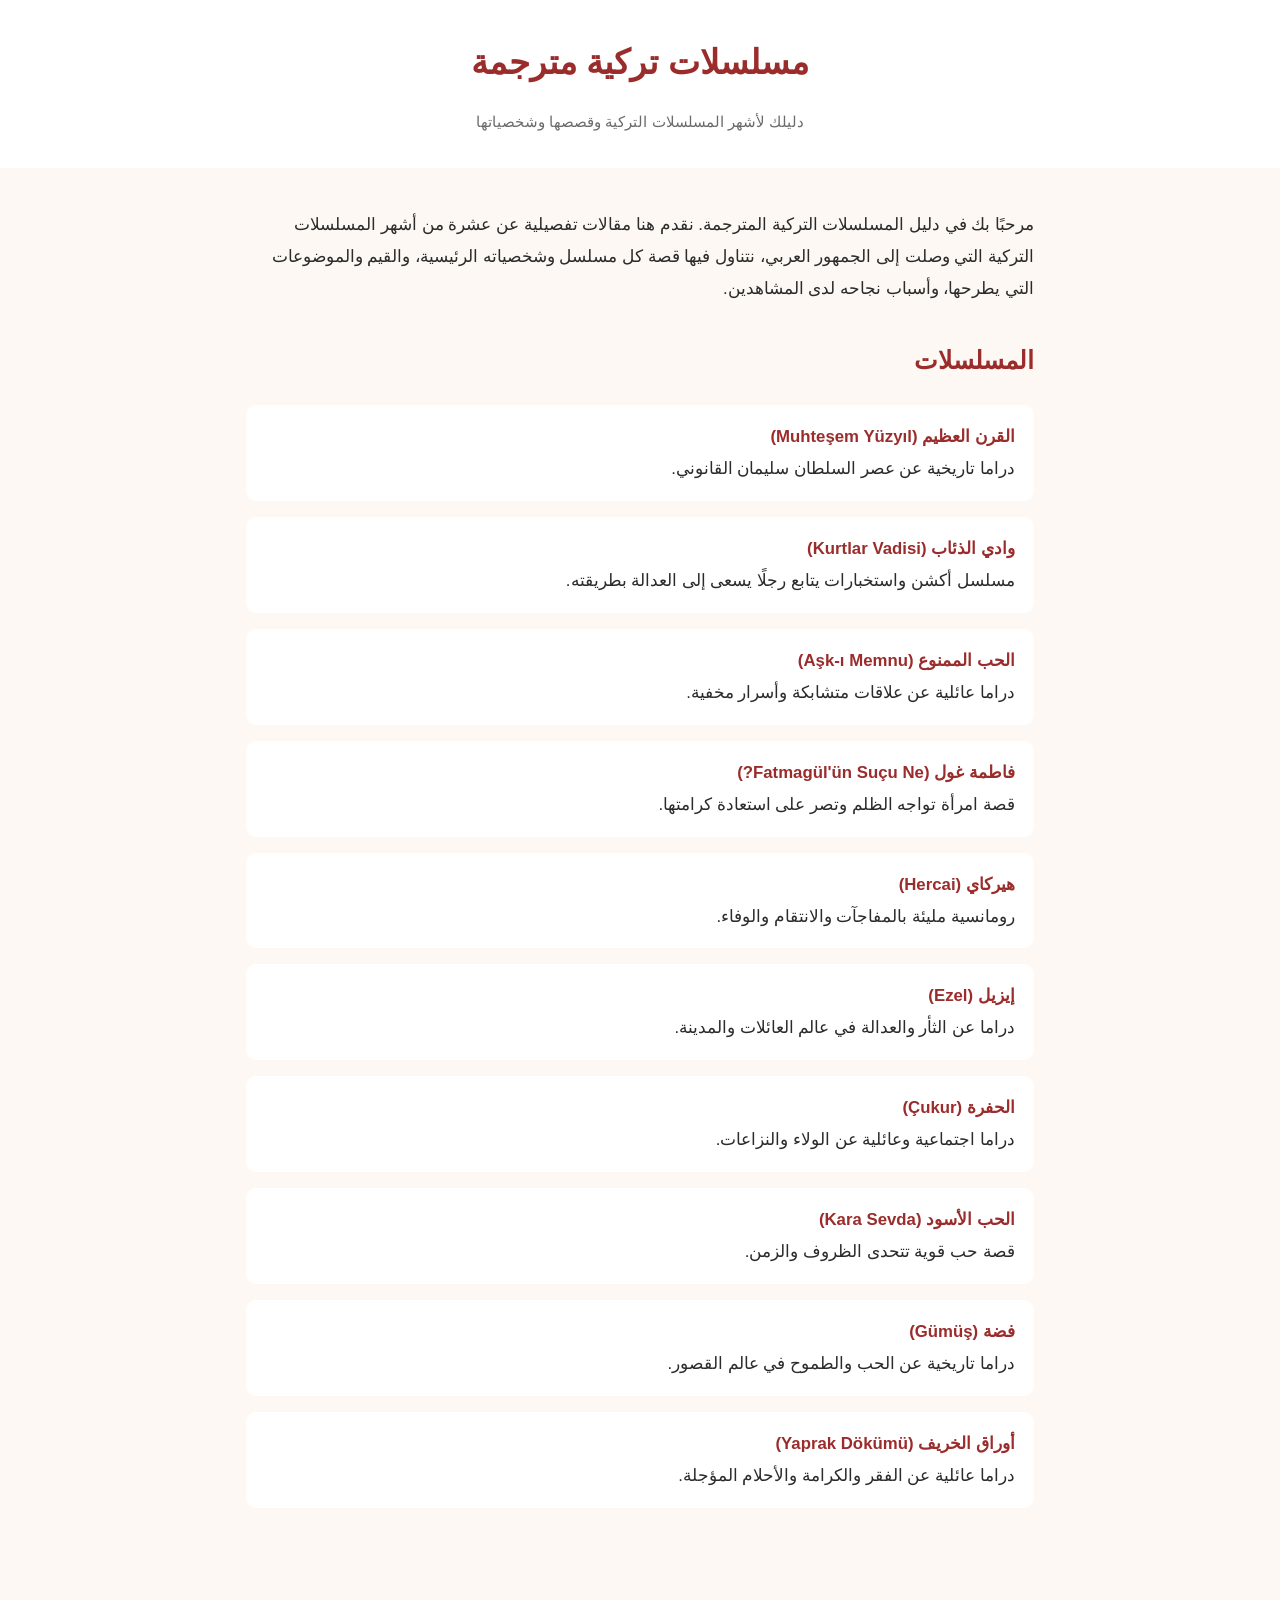
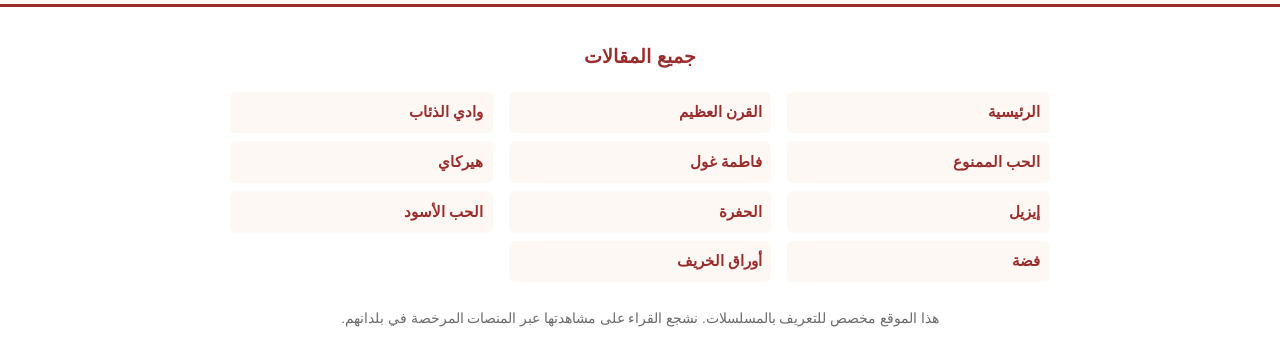
<file: index.html>
<!doctype html>
<html lang="ar" dir="rtl">
<head>
  <meta charset="utf-8">
  <meta name="viewport" content="width=device-width, initial-scale=1">
  <title>مسلسلات تركية مترجمة - دليل المسلسلات</title>
  <meta name="description" content="مقالات عن أشهر المسلسلات التركية المترجمة للعربية: قصص، شخصيات، وأسباب نجاحها.">
  <link rel="stylesheet" href="style.css">
</head>
<body>
<header>
  <h1>مسلسلات تركية مترجمة</h1>
  <p class="meta">دليلك لأشهر المسلسلات التركية وقصصها وشخصياتها</p>
</header>

<main>
  <p>مرحبًا بك في دليل المسلسلات التركية المترجمة. نقدم هنا مقالات تفصيلية عن عشرة من أشهر المسلسلات التركية التي وصلت إلى الجمهور العربي، نتناول فيها قصة كل مسلسل وشخصياته الرئيسية، والقيم والموضوعات التي يطرحها، وأسباب نجاحه لدى المشاهدين.</p>

  <h2>المسلسلات</h2>
  <ul class="card-list">
    <li><a href="muhtesem-yuzyil.html">القرن العظيم (Muhteşem Yüzyıl)</a><br>دراما تاريخية عن عصر السلطان سليمان القانوني.</li>
    <li><a href="kurtlar-vadisi.html">وادي الذئاب (Kurtlar Vadisi)</a><br>مسلسل أكشن واستخبارات يتابع رجلًا يسعى إلى العدالة بطريقته.</li>
    <li><a href="ask-i-memnu.html">الحب الممنوع (Aşk-ı Memnu)</a><br>دراما عائلية عن علاقات متشابكة وأسرار مخفية.</li>
    <li><a href="fatmagul.html">فاطمة غول (Fatmagül'ün Suçu Ne?)</a><br>قصة امرأة تواجه الظلم وتصر على استعادة كرامتها.</li>
    <li><a href="hercai.html">هيركاي (Hercai)</a><br>رومانسية مليئة بالمفاجآت والانتقام والوفاء.</li>
    <li><a href="ezel.html">إيزيل (Ezel)</a><br>دراما عن الثأر والعدالة في عالم العائلات والمدينة.</li>
    <li><a href="cukur.html">الحفرة (Çukur)</a><br>دراما اجتماعية وعائلية عن الولاء والنزاعات.</li>
    <li><a href="kara-sevda.html">الحب الأسود (Kara Sevda)</a><br>قصة حب قوية تتحدى الظروف والزمن.</li>
    <li><a href="gumus.html">فضة (Gümüş)</a><br>دراما تاريخية عن الحب والطموح في عالم القصور.</li>
    <li><a href="yaprak-dokumu.html">أوراق الخريف (Yaprak Dökümü)</a><br>دراما عائلية عن الفقر والكرامة والأحلام المؤجلة.</li>
  </ul>
</main>

<footer class="site-footer">
  <h2>جميع المقالات</h2>
  <ul class="footer-links">
    <li><a href="index.html">الرئيسية</a></li>
    <li><a href="muhtesem-yuzyil.html">القرن العظيم</a></li>
    <li><a href="kurtlar-vadisi.html">وادي الذئاب</a></li>
    <li><a href="ask-i-memnu.html">الحب الممنوع</a></li>
    <li><a href="fatmagul.html">فاطمة غول</a></li>
    <li><a href="hercai.html">هيركاي</a></li>
    <li><a href="ezel.html">إيزيل</a></li>
    <li><a href="cukur.html">الحفرة</a></li>
    <li><a href="kara-sevda.html">الحب الأسود</a></li>
    <li><a href="gumus.html">فضة</a></li>
    <li><a href="yaprak-dokumu.html">أوراق الخريف</a></li>
  </ul>
  <p class="copy">هذا الموقع مخصص للتعريف بالمسلسلات. نشجع القراء على مشاهدتها عبر المنصات المرخصة في بلدانهم.</p>
</footer>
</body>
</html>
</file>
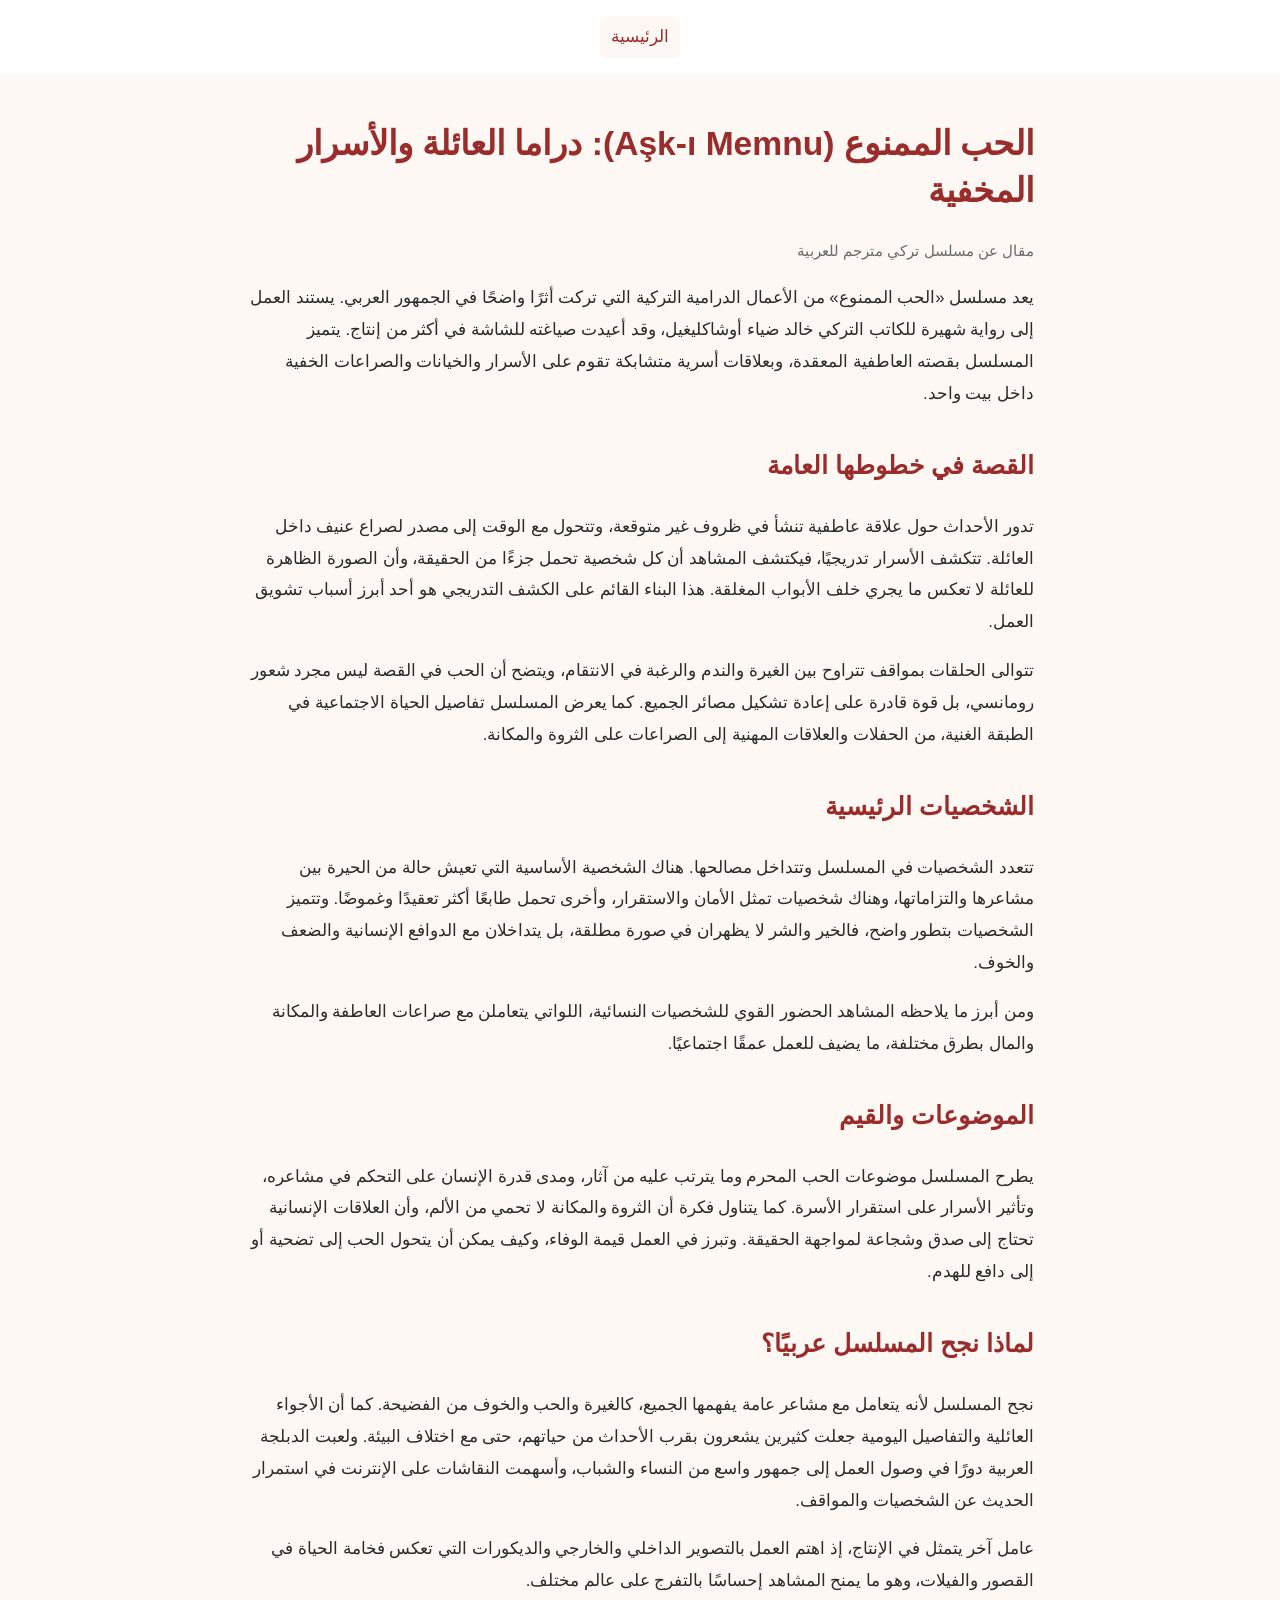
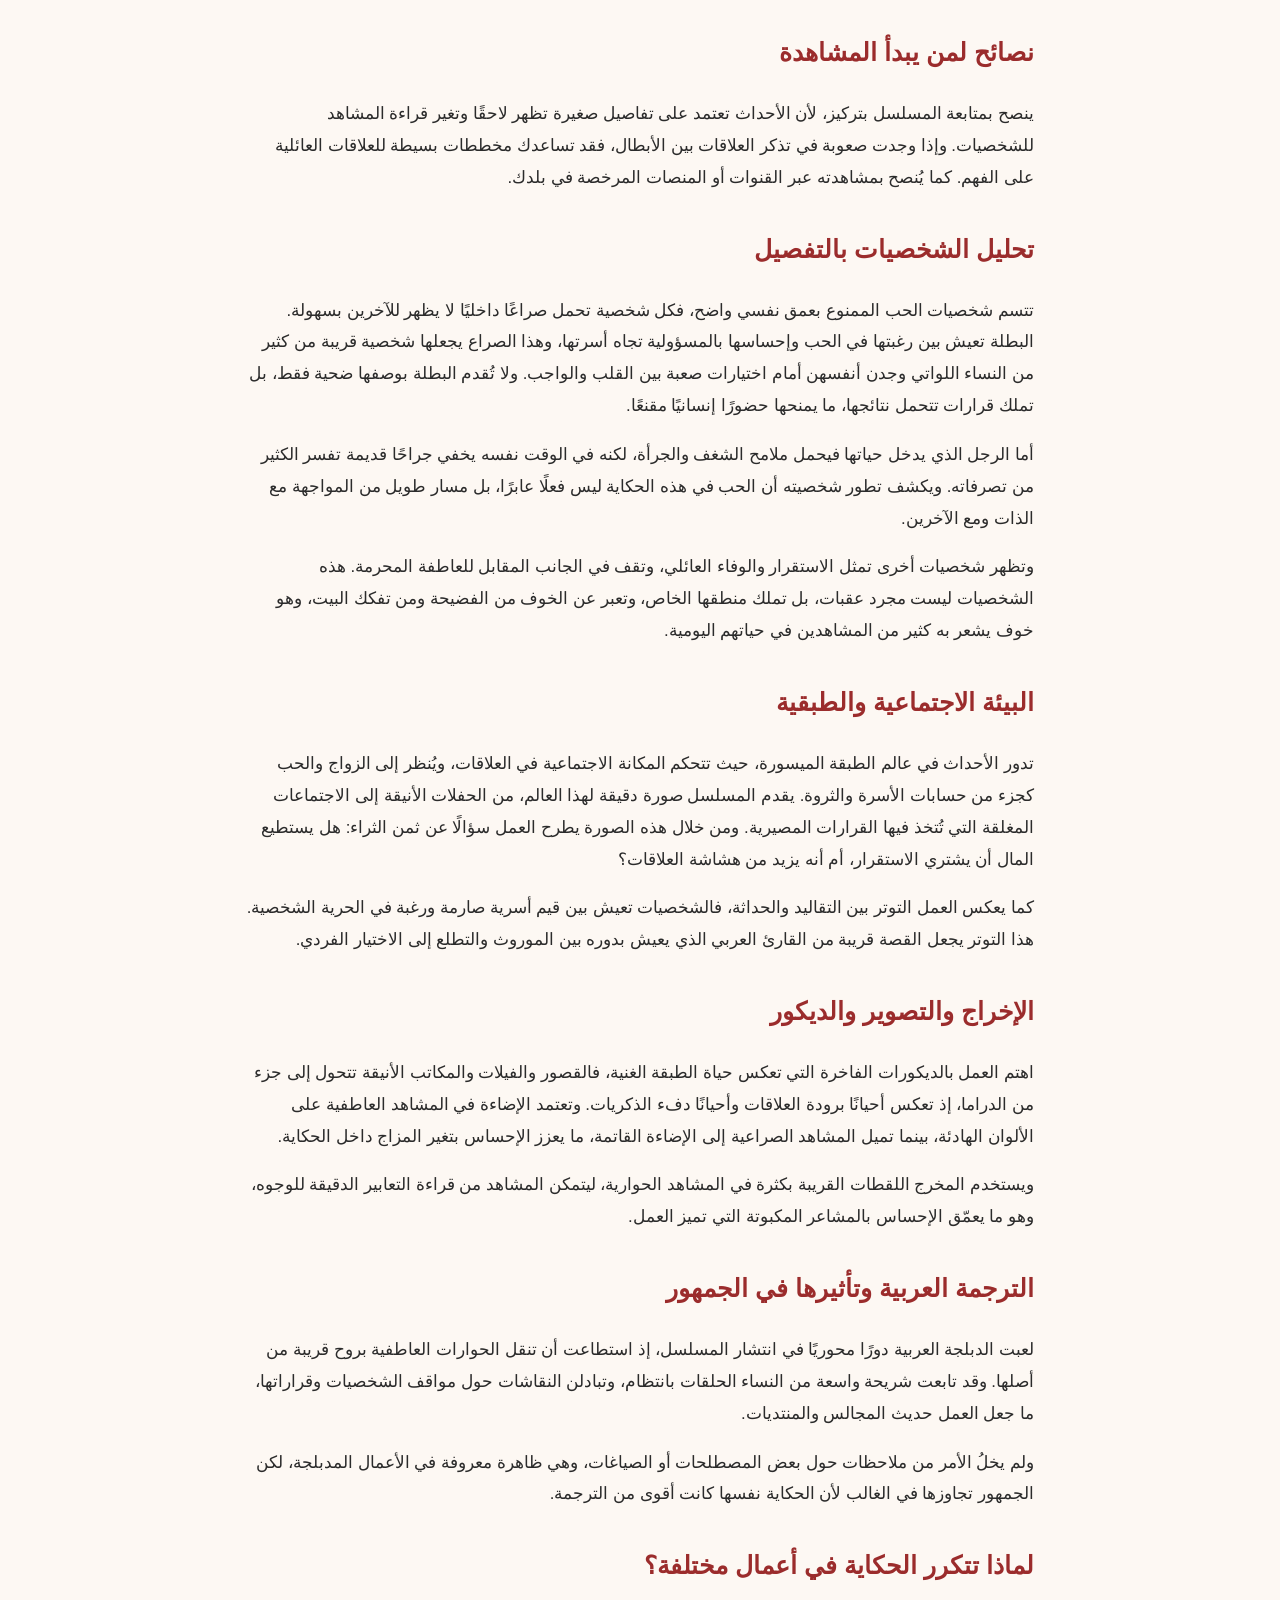
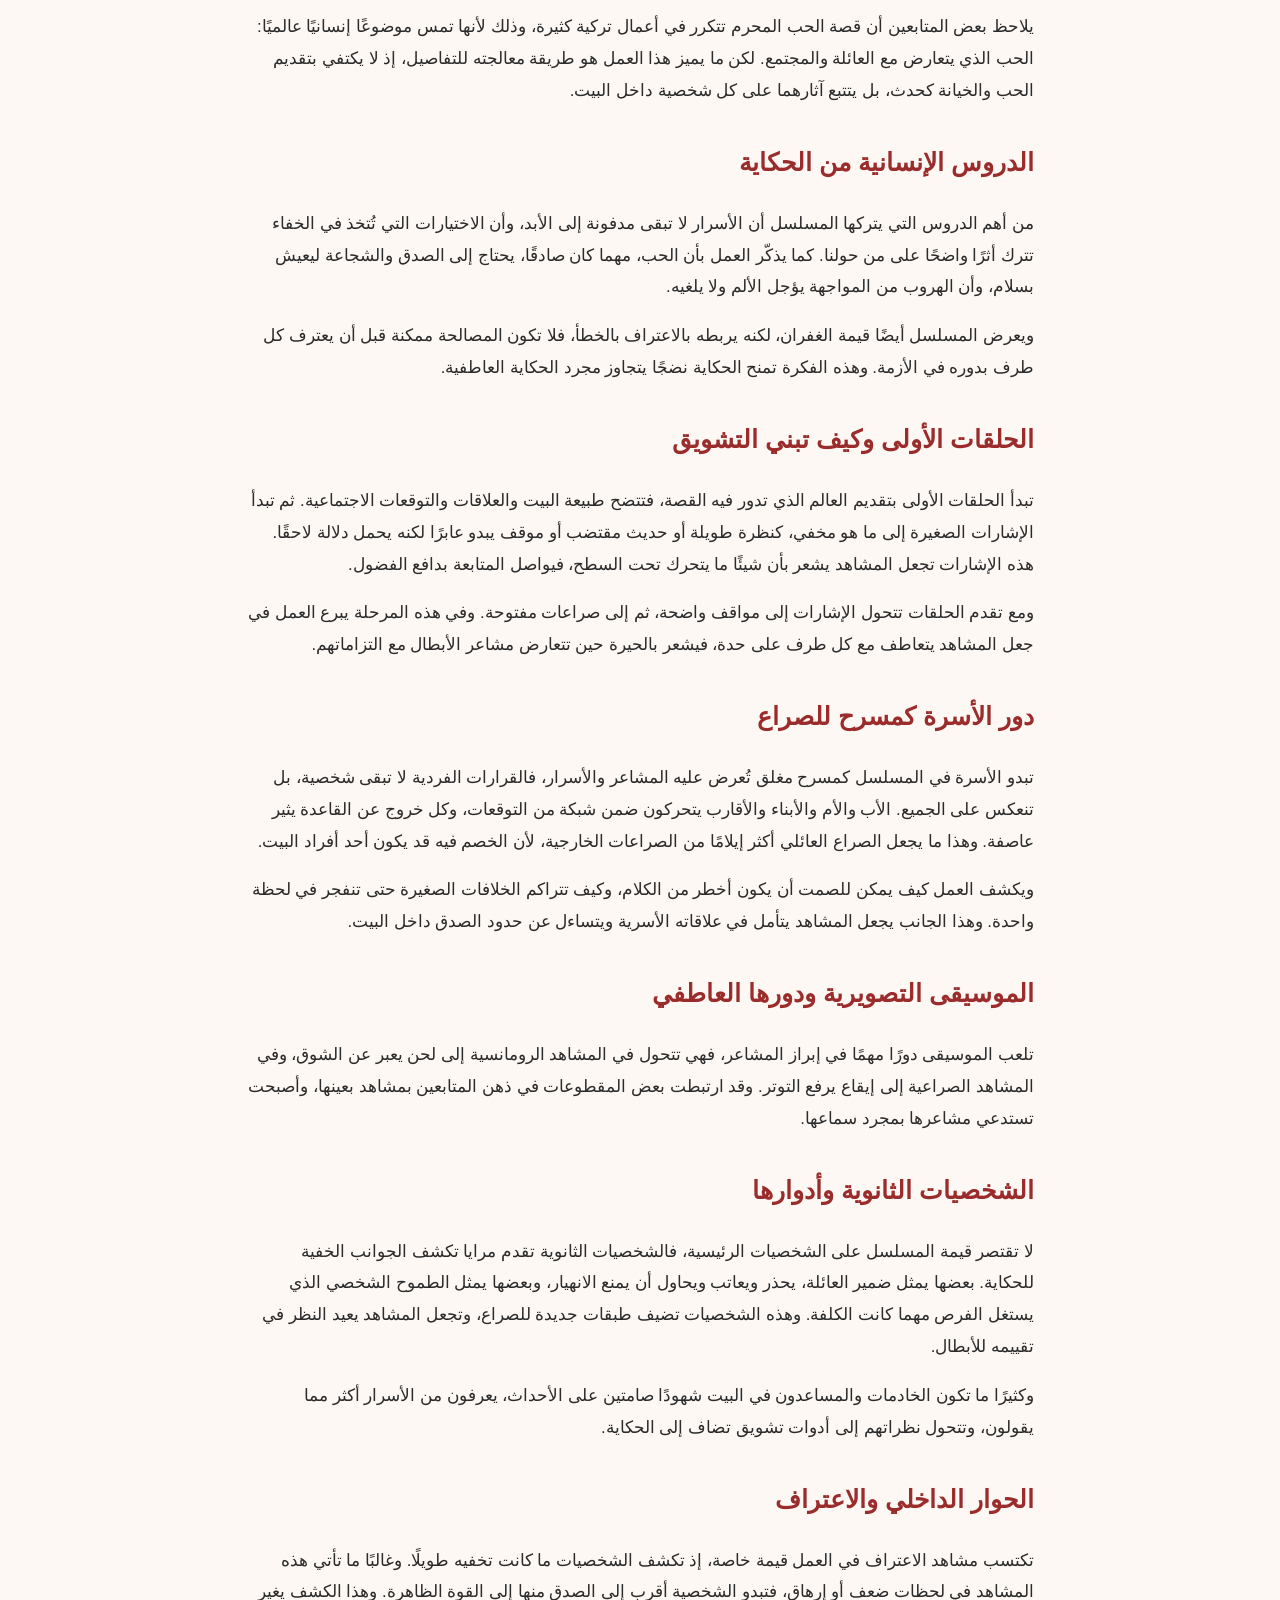
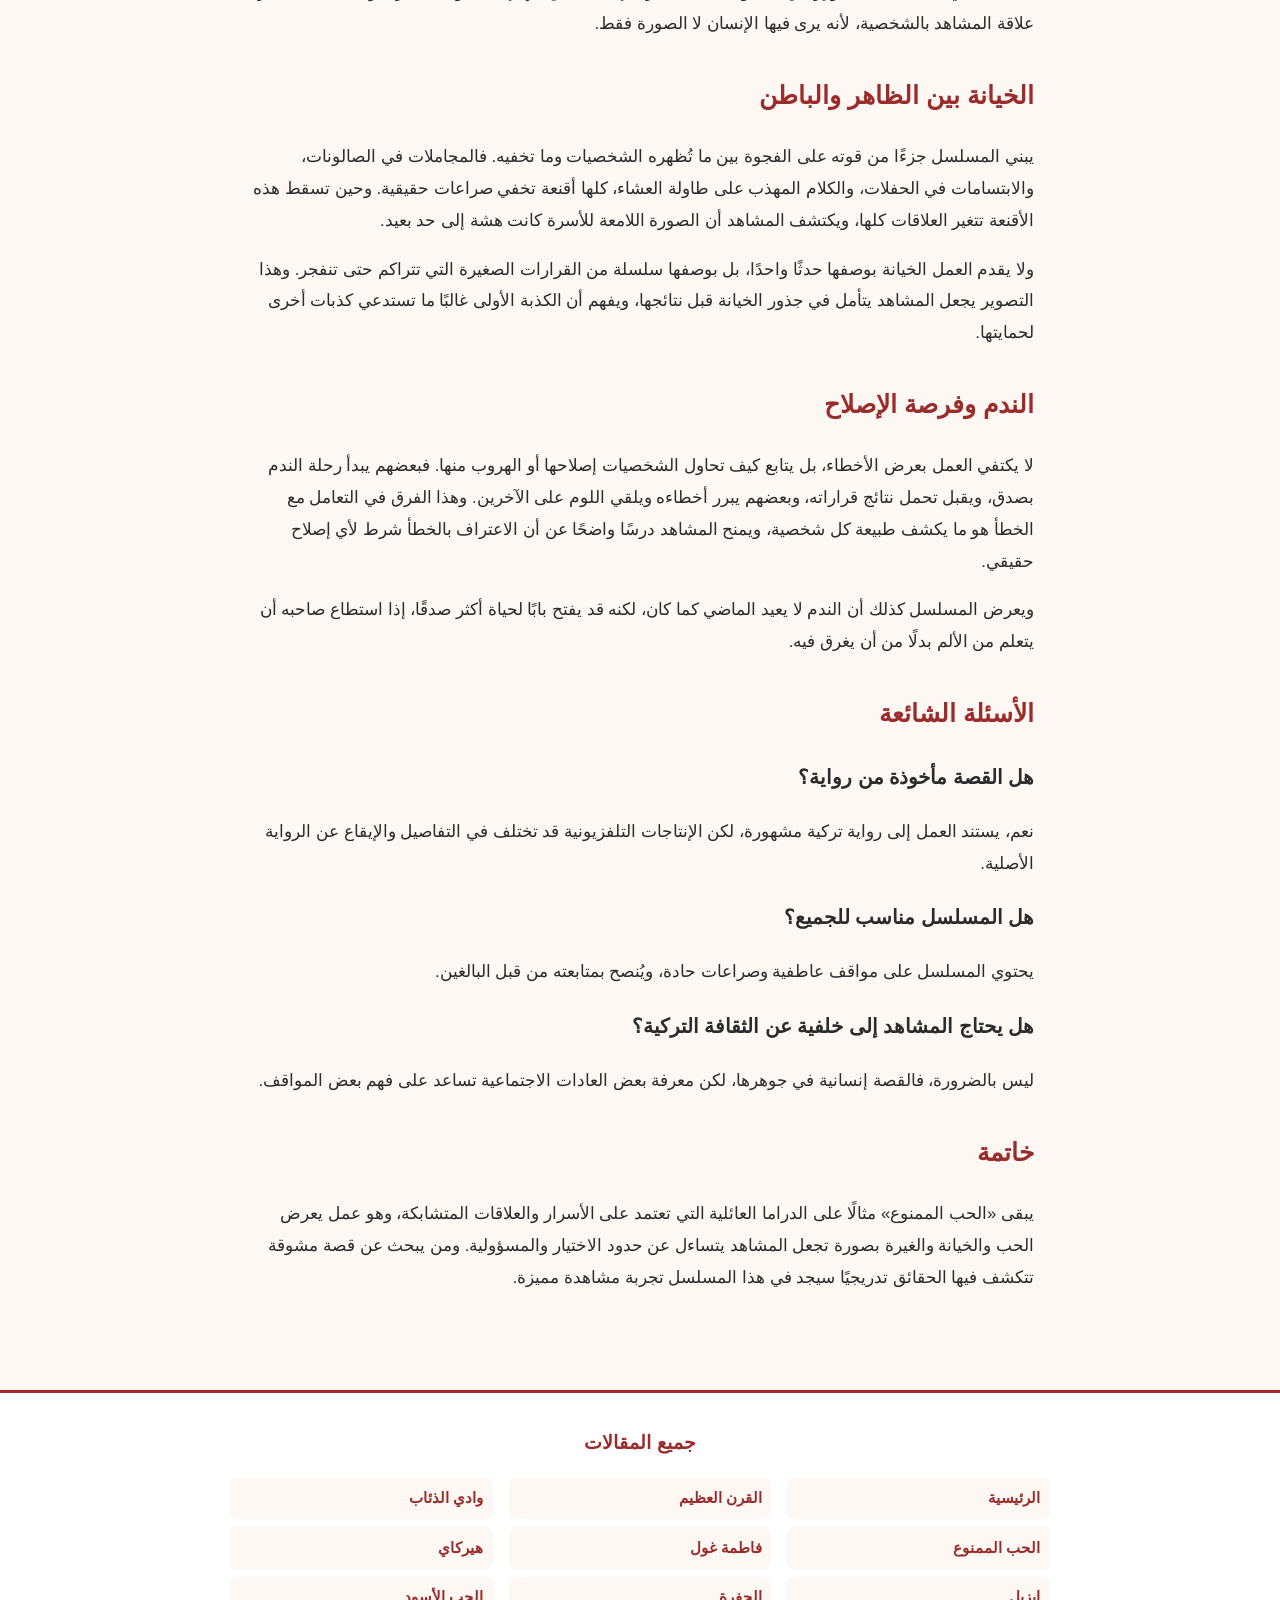
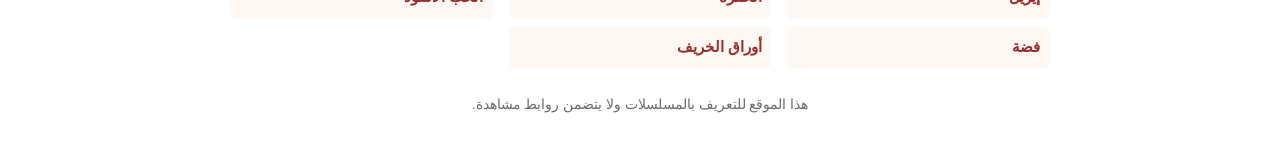
<file: ask-i-memnu.html>
<!doctype html>
<html lang="ar" dir="rtl">
<head>
  <meta charset="utf-8">
  <meta name="viewport" content="width=device-width, initial-scale=1">
  <title>الحب الممنوع - مسلسل تركي عائلي</title>
  <meta name="description" content="مقال مفصل عن مسلسل الحب الممنوع التركي: القصة، الشخصيات، الموضوعات، وأسباب نجاحه عربيًا.">
  <link rel="stylesheet" href="style.css">
</head>
<body>
<header>
  <nav>
    <ul>
      <li><a href="index.html">الرئيسية</a></li>
    </ul>
  </nav>
</header>

<main>
  <h1>الحب الممنوع (Aşk-ı Memnu): دراما العائلة والأسرار المخفية</h1>
  <p class="meta">مقال عن مسلسل تركي مترجم للعربية</p>

  <p>يعد مسلسل «الحب الممنوع» من الأعمال الدرامية التركية التي تركت أثرًا واضحًا في الجمهور العربي. يستند العمل إلى رواية شهيرة للكاتب التركي خالد ضياء أوشاكليغيل، وقد أعيدت صياغته للشاشة في أكثر من إنتاج. يتميز المسلسل بقصته العاطفية المعقدة، وبعلاقات أسرية متشابكة تقوم على الأسرار والخيانات والصراعات الخفية داخل بيت واحد.</p>

  <h2>القصة في خطوطها العامة</h2>
  <p>تدور الأحداث حول علاقة عاطفية تنشأ في ظروف غير متوقعة، وتتحول مع الوقت إلى مصدر لصراع عنيف داخل العائلة. تتكشف الأسرار تدريجيًا، فيكتشف المشاهد أن كل شخصية تحمل جزءًا من الحقيقة، وأن الصورة الظاهرة للعائلة لا تعكس ما يجري خلف الأبواب المغلقة. هذا البناء القائم على الكشف التدريجي هو أحد أبرز أسباب تشويق العمل.</p>
  <p>تتوالى الحلقات بمواقف تتراوح بين الغيرة والندم والرغبة في الانتقام، ويتضح أن الحب في القصة ليس مجرد شعور رومانسي، بل قوة قادرة على إعادة تشكيل مصائر الجميع. كما يعرض المسلسل تفاصيل الحياة الاجتماعية في الطبقة الغنية، من الحفلات والعلاقات المهنية إلى الصراعات على الثروة والمكانة.</p>

  <h2>الشخصيات الرئيسية</h2>
  <p>تتعدد الشخصيات في المسلسل وتتداخل مصالحها. هناك الشخصية الأساسية التي تعيش حالة من الحيرة بين مشاعرها والتزاماتها، وهناك شخصيات تمثل الأمان والاستقرار، وأخرى تحمل طابعًا أكثر تعقيدًا وغموضًا. وتتميز الشخصيات بتطور واضح، فالخير والشر لا يظهران في صورة مطلقة، بل يتداخلان مع الدوافع الإنسانية والضعف والخوف.</p>
  <p>ومن أبرز ما يلاحظه المشاهد الحضور القوي للشخصيات النسائية، اللواتي يتعاملن مع صراعات العاطفة والمكانة والمال بطرق مختلفة، ما يضيف للعمل عمقًا اجتماعيًا.</p>

  <h2>الموضوعات والقيم</h2>
  <p>يطرح المسلسل موضوعات الحب المحرم وما يترتب عليه من آثار، ومدى قدرة الإنسان على التحكم في مشاعره، وتأثير الأسرار على استقرار الأسرة. كما يتناول فكرة أن الثروة والمكانة لا تحمي من الألم، وأن العلاقات الإنسانية تحتاج إلى صدق وشجاعة لمواجهة الحقيقة. وتبرز في العمل قيمة الوفاء، وكيف يمكن أن يتحول الحب إلى تضحية أو إلى دافع للهدم.</p>

  <h2>لماذا نجح المسلسل عربيًا؟</h2>
  <p>نجح المسلسل لأنه يتعامل مع مشاعر عامة يفهمها الجميع، كالغيرة والحب والخوف من الفضيحة. كما أن الأجواء العائلية والتفاصيل اليومية جعلت كثيرين يشعرون بقرب الأحداث من حياتهم، حتى مع اختلاف البيئة. ولعبت الدبلجة العربية دورًا في وصول العمل إلى جمهور واسع من النساء والشباب، وأسهمت النقاشات على الإنترنت في استمرار الحديث عن الشخصيات والمواقف.</p>
  <p>عامل آخر يتمثل في الإنتاج، إذ اهتم العمل بالتصوير الداخلي والخارجي والديكورات التي تعكس فخامة الحياة في القصور والفيلات، وهو ما يمنح المشاهد إحساسًا بالتفرج على عالم مختلف.</p>

  <h2>نصائح لمن يبدأ المشاهدة</h2>
  <p>ينصح بمتابعة المسلسل بتركيز، لأن الأحداث تعتمد على تفاصيل صغيرة تظهر لاحقًا وتغير قراءة المشاهد للشخصيات. وإذا وجدت صعوبة في تذكر العلاقات بين الأبطال، فقد تساعدك مخططات بسيطة للعلاقات العائلية على الفهم. كما يُنصح بمشاهدته عبر القنوات أو المنصات المرخصة في بلدك.</p>

  <h2>تحليل الشخصيات بالتفصيل</h2>
  <p>تتسم شخصيات الحب الممنوع بعمق نفسي واضح، فكل شخصية تحمل صراعًا داخليًا لا يظهر للآخرين بسهولة. البطلة تعيش بين رغبتها في الحب وإحساسها بالمسؤولية تجاه أسرتها، وهذا الصراع يجعلها شخصية قريبة من كثير من النساء اللواتي وجدن أنفسهن أمام اختيارات صعبة بين القلب والواجب. ولا تُقدم البطلة بوصفها ضحية فقط، بل تملك قرارات تتحمل نتائجها، ما يمنحها حضورًا إنسانيًا مقنعًا.</p>
  <p>أما الرجل الذي يدخل حياتها فيحمل ملامح الشغف والجرأة، لكنه في الوقت نفسه يخفي جراحًا قديمة تفسر الكثير من تصرفاته. ويكشف تطور شخصيته أن الحب في هذه الحكاية ليس فعلًا عابرًا، بل مسار طويل من المواجهة مع الذات ومع الآخرين.</p>
  <p>وتظهر شخصيات أخرى تمثل الاستقرار والوفاء العائلي، وتقف في الجانب المقابل للعاطفة المحرمة. هذه الشخصيات ليست مجرد عقبات، بل تملك منطقها الخاص، وتعبر عن الخوف من الفضيحة ومن تفكك البيت، وهو خوف يشعر به كثير من المشاهدين في حياتهم اليومية.</p>

  <h2>البيئة الاجتماعية والطبقية</h2>
  <p>تدور الأحداث في عالم الطبقة الميسورة، حيث تتحكم المكانة الاجتماعية في العلاقات، ويُنظر إلى الزواج والحب كجزء من حسابات الأسرة والثروة. يقدم المسلسل صورة دقيقة لهذا العالم، من الحفلات الأنيقة إلى الاجتماعات المغلقة التي تُتخذ فيها القرارات المصيرية. ومن خلال هذه الصورة يطرح العمل سؤالًا عن ثمن الثراء: هل يستطيع المال أن يشتري الاستقرار، أم أنه يزيد من هشاشة العلاقات؟</p>
  <p>كما يعكس العمل التوتر بين التقاليد والحداثة، فالشخصيات تعيش بين قيم أسرية صارمة ورغبة في الحرية الشخصية. هذا التوتر يجعل القصة قريبة من القارئ العربي الذي يعيش بدوره بين الموروث والتطلع إلى الاختيار الفردي.</p>

  <h2>الإخراج والتصوير والديكور</h2>
  <p>اهتم العمل بالديكورات الفاخرة التي تعكس حياة الطبقة الغنية، فالقصور والفيلات والمكاتب الأنيقة تتحول إلى جزء من الدراما، إذ تعكس أحيانًا برودة العلاقات وأحيانًا دفء الذكريات. وتعتمد الإضاءة في المشاهد العاطفية على الألوان الهادئة، بينما تميل المشاهد الصراعية إلى الإضاءة القاتمة، ما يعزز الإحساس بتغير المزاج داخل الحكاية.</p>
  <p>ويستخدم المخرج اللقطات القريبة بكثرة في المشاهد الحوارية، ليتمكن المشاهد من قراءة التعابير الدقيقة للوجوه، وهو ما يعمّق الإحساس بالمشاعر المكبوتة التي تميز العمل.</p>

  <h2>الترجمة العربية وتأثيرها في الجمهور</h2>
  <p>لعبت الدبلجة العربية دورًا محوريًا في انتشار المسلسل، إذ استطاعت أن تنقل الحوارات العاطفية بروح قريبة من أصلها. وقد تابعت شريحة واسعة من النساء الحلقات بانتظام، وتبادلن النقاشات حول مواقف الشخصيات وقراراتها، ما جعل العمل حديث المجالس والمنتديات.</p>
  <p>ولم يخلُ الأمر من ملاحظات حول بعض المصطلحات أو الصياغات، وهي ظاهرة معروفة في الأعمال المدبلجة، لكن الجمهور تجاوزها في الغالب لأن الحكاية نفسها كانت أقوى من الترجمة.</p>

  <h2>لماذا تتكرر الحكاية في أعمال مختلفة؟</h2>
  <p>يلاحظ بعض المتابعين أن قصة الحب المحرم تتكرر في أعمال تركية كثيرة، وذلك لأنها تمس موضوعًا إنسانيًا عالميًا: الحب الذي يتعارض مع العائلة والمجتمع. لكن ما يميز هذا العمل هو طريقة معالجته للتفاصيل، إذ لا يكتفي بتقديم الحب والخيانة كحدث، بل يتتبع آثارهما على كل شخصية داخل البيت.</p>

  <h2>الدروس الإنسانية من الحكاية</h2>
  <p>من أهم الدروس التي يتركها المسلسل أن الأسرار لا تبقى مدفونة إلى الأبد، وأن الاختيارات التي تُتخذ في الخفاء تترك أثرًا واضحًا على من حولنا. كما يذكّر العمل بأن الحب، مهما كان صادقًا، يحتاج إلى الصدق والشجاعة ليعيش بسلام، وأن الهروب من المواجهة يؤجل الألم ولا يلغيه.</p>
  <p>ويعرض المسلسل أيضًا قيمة الغفران، لكنه يربطه بالاعتراف بالخطأ، فلا تكون المصالحة ممكنة قبل أن يعترف كل طرف بدوره في الأزمة. وهذه الفكرة تمنح الحكاية نضجًا يتجاوز مجرد الحكاية العاطفية.</p>

  <h2>الحلقات الأولى وكيف تبني التشويق</h2>
  <p>تبدأ الحلقات الأولى بتقديم العالم الذي تدور فيه القصة، فتتضح طبيعة البيت والعلاقات والتوقعات الاجتماعية. ثم تبدأ الإشارات الصغيرة إلى ما هو مخفي، كنظرة طويلة أو حديث مقتضب أو موقف يبدو عابرًا لكنه يحمل دلالة لاحقًا. هذه الإشارات تجعل المشاهد يشعر بأن شيئًا ما يتحرك تحت السطح، فيواصل المتابعة بدافع الفضول.</p>
  <p>ومع تقدم الحلقات تتحول الإشارات إلى مواقف واضحة، ثم إلى صراعات مفتوحة. وفي هذه المرحلة يبرع العمل في جعل المشاهد يتعاطف مع كل طرف على حدة، فيشعر بالحيرة حين تتعارض مشاعر الأبطال مع التزاماتهم.</p>

  <h2>دور الأسرة كمسرح للصراع</h2>
  <p>تبدو الأسرة في المسلسل كمسرح مغلق تُعرض عليه المشاعر والأسرار، فالقرارات الفردية لا تبقى شخصية، بل تنعكس على الجميع. الأب والأم والأبناء والأقارب يتحركون ضمن شبكة من التوقعات، وكل خروج عن القاعدة يثير عاصفة. وهذا ما يجعل الصراع العائلي أكثر إيلامًا من الصراعات الخارجية، لأن الخصم فيه قد يكون أحد أفراد البيت.</p>
  <p>ويكشف العمل كيف يمكن للصمت أن يكون أخطر من الكلام، وكيف تتراكم الخلافات الصغيرة حتى تنفجر في لحظة واحدة. وهذا الجانب يجعل المشاهد يتأمل في علاقاته الأسرية ويتساءل عن حدود الصدق داخل البيت.</p>

  <h2>الموسيقى التصويرية ودورها العاطفي</h2>
  <p>تلعب الموسيقى دورًا مهمًا في إبراز المشاعر، فهي تتحول في المشاهد الرومانسية إلى لحن يعبر عن الشوق، وفي المشاهد الصراعية إلى إيقاع يرفع التوتر. وقد ارتبطت بعض المقطوعات في ذهن المتابعين بمشاهد بعينها، وأصبحت تستدعي مشاعرها بمجرد سماعها.</p>

  <h2>الشخصيات الثانوية وأدوارها</h2>
  <p>لا تقتصر قيمة المسلسل على الشخصيات الرئيسية، فالشخصيات الثانوية تقدم مرايا تكشف الجوانب الخفية للحكاية. بعضها يمثل ضمير العائلة، يحذر ويعاتب ويحاول أن يمنع الانهيار، وبعضها يمثل الطموح الشخصي الذي يستغل الفرص مهما كانت الكلفة. وهذه الشخصيات تضيف طبقات جديدة للصراع، وتجعل المشاهد يعيد النظر في تقييمه للأبطال.</p>
  <p>وكثيرًا ما تكون الخادمات والمساعدون في البيت شهودًا صامتين على الأحداث، يعرفون من الأسرار أكثر مما يقولون، وتتحول نظراتهم إلى أدوات تشويق تضاف إلى الحكاية.</p>

  <h2>الحوار الداخلي والاعتراف</h2>
  <p>تكتسب مشاهد الاعتراف في العمل قيمة خاصة، إذ تكشف الشخصيات ما كانت تخفيه طويلًا. وغالبًا ما تأتي هذه المشاهد في لحظات ضعف أو إرهاق، فتبدو الشخصية أقرب إلى الصدق منها إلى القوة الظاهرة. وهذا الكشف يغير علاقة المشاهد بالشخصية، لأنه يرى فيها الإنسان لا الصورة فقط.</p>

  <h2>الخيانة بين الظاهر والباطن</h2>
  <p>يبني المسلسل جزءًا من قوته على الفجوة بين ما تُظهره الشخصيات وما تخفيه. فالمجاملات في الصالونات، والابتسامات في الحفلات، والكلام المهذب على طاولة العشاء، كلها أقنعة تخفي صراعات حقيقية. وحين تسقط هذه الأقنعة تتغير العلاقات كلها، ويكتشف المشاهد أن الصورة اللامعة للأسرة كانت هشة إلى حد بعيد.</p>
  <p>ولا يقدم العمل الخيانة بوصفها حدثًا واحدًا، بل بوصفها سلسلة من القرارات الصغيرة التي تتراكم حتى تنفجر. وهذا التصوير يجعل المشاهد يتأمل في جذور الخيانة قبل نتائجها، ويفهم أن الكذبة الأولى غالبًا ما تستدعي كذبات أخرى لحمايتها.</p>

  <h2>الندم وفرصة الإصلاح</h2>
  <p>لا يكتفي العمل بعرض الأخطاء، بل يتابع كيف تحاول الشخصيات إصلاحها أو الهروب منها. فبعضهم يبدأ رحلة الندم بصدق، ويقبل تحمل نتائج قراراته، وبعضهم يبرر أخطاءه ويلقي اللوم على الآخرين. وهذا الفرق في التعامل مع الخطأ هو ما يكشف طبيعة كل شخصية، ويمنح المشاهد درسًا واضحًا عن أن الاعتراف بالخطأ شرط لأي إصلاح حقيقي.</p>
  <p>ويعرض المسلسل كذلك أن الندم لا يعيد الماضي كما كان، لكنه قد يفتح بابًا لحياة أكثر صدقًا، إذا استطاع صاحبه أن يتعلم من الألم بدلًا من أن يغرق فيه.</p>

  <h2>الأسئلة الشائعة</h2>
  <h3>هل القصة مأخوذة من رواية؟</h3>
  <p>نعم، يستند العمل إلى رواية تركية مشهورة، لكن الإنتاجات التلفزيونية قد تختلف في التفاصيل والإيقاع عن الرواية الأصلية.</p>
  <h3>هل المسلسل مناسب للجميع؟</h3>
  <p>يحتوي المسلسل على مواقف عاطفية وصراعات حادة، ويُنصح بمتابعته من قبل البالغين.</p>
  <h3>هل يحتاج المشاهد إلى خلفية عن الثقافة التركية؟</h3>
  <p>ليس بالضرورة، فالقصة إنسانية في جوهرها، لكن معرفة بعض العادات الاجتماعية تساعد على فهم بعض المواقف.</p>

  <h2>خاتمة</h2>
  <p>يبقى «الحب الممنوع» مثالًا على الدراما العائلية التي تعتمد على الأسرار والعلاقات المتشابكة، وهو عمل يعرض الحب والخيانة والغيرة بصورة تجعل المشاهد يتساءل عن حدود الاختيار والمسؤولية. ومن يبحث عن قصة مشوقة تتكشف فيها الحقائق تدريجيًا سيجد في هذا المسلسل تجربة مشاهدة مميزة.</p>
</main>

<footer class="site-footer">
  <h2>جميع المقالات</h2>
  <ul class="footer-links">
    <li><a href="index.html">الرئيسية</a></li>
    <li><a href="muhtesem-yuzyil.html">القرن العظيم</a></li>
    <li><a href="kurtlar-vadisi.html">وادي الذئاب</a></li>
    <li><a href="ask-i-memnu.html">الحب الممنوع</a></li>
    <li><a href="fatmagul.html">فاطمة غول</a></li>
    <li><a href="hercai.html">هيركاي</a></li>
    <li><a href="ezel.html">إيزيل</a></li>
    <li><a href="cukur.html">الحفرة</a></li>
    <li><a href="kara-sevda.html">الحب الأسود</a></li>
    <li><a href="gumus.html">فضة</a></li>
    <li><a href="yaprak-dokumu.html">أوراق الخريف</a></li>
  </ul>
  <p class="copy">هذا الموقع للتعريف بالمسلسلات ولا يتضمن روابط مشاهدة.</p>
</footer>
</body>
</html>
</file>
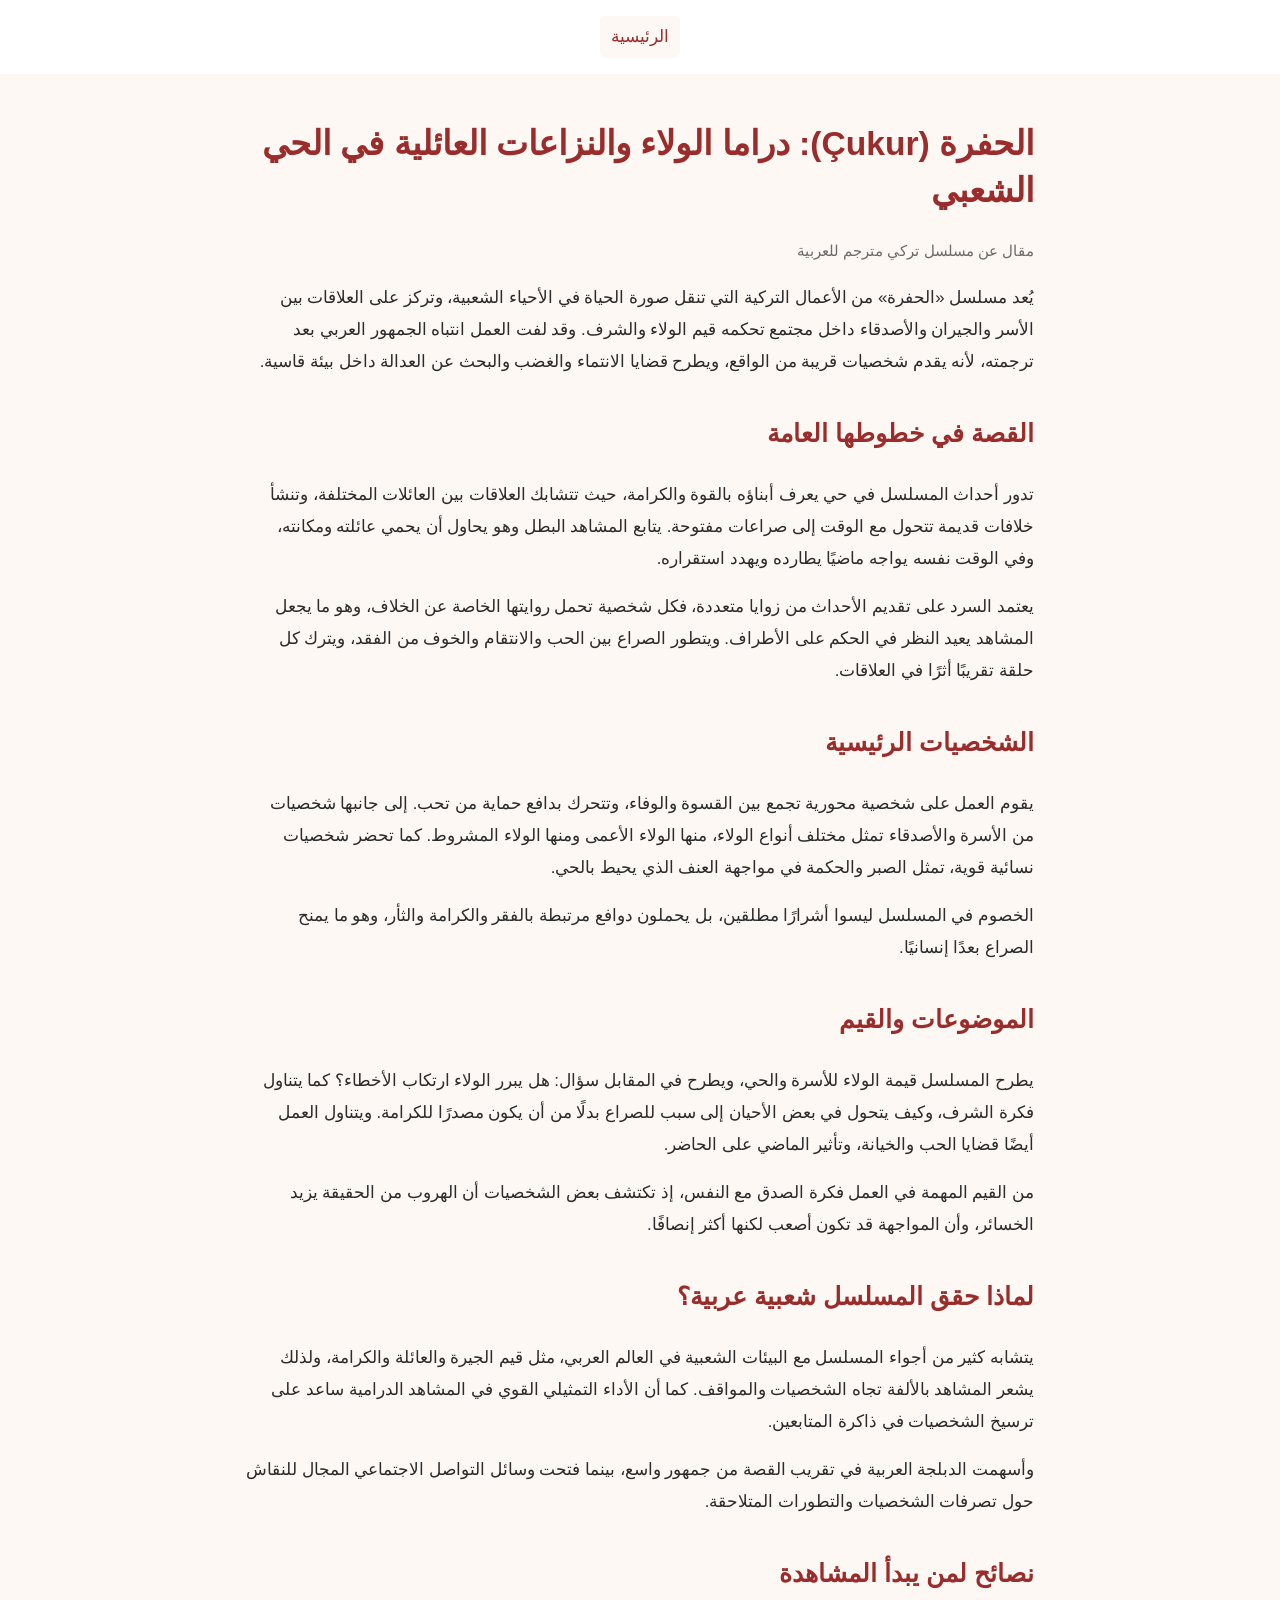
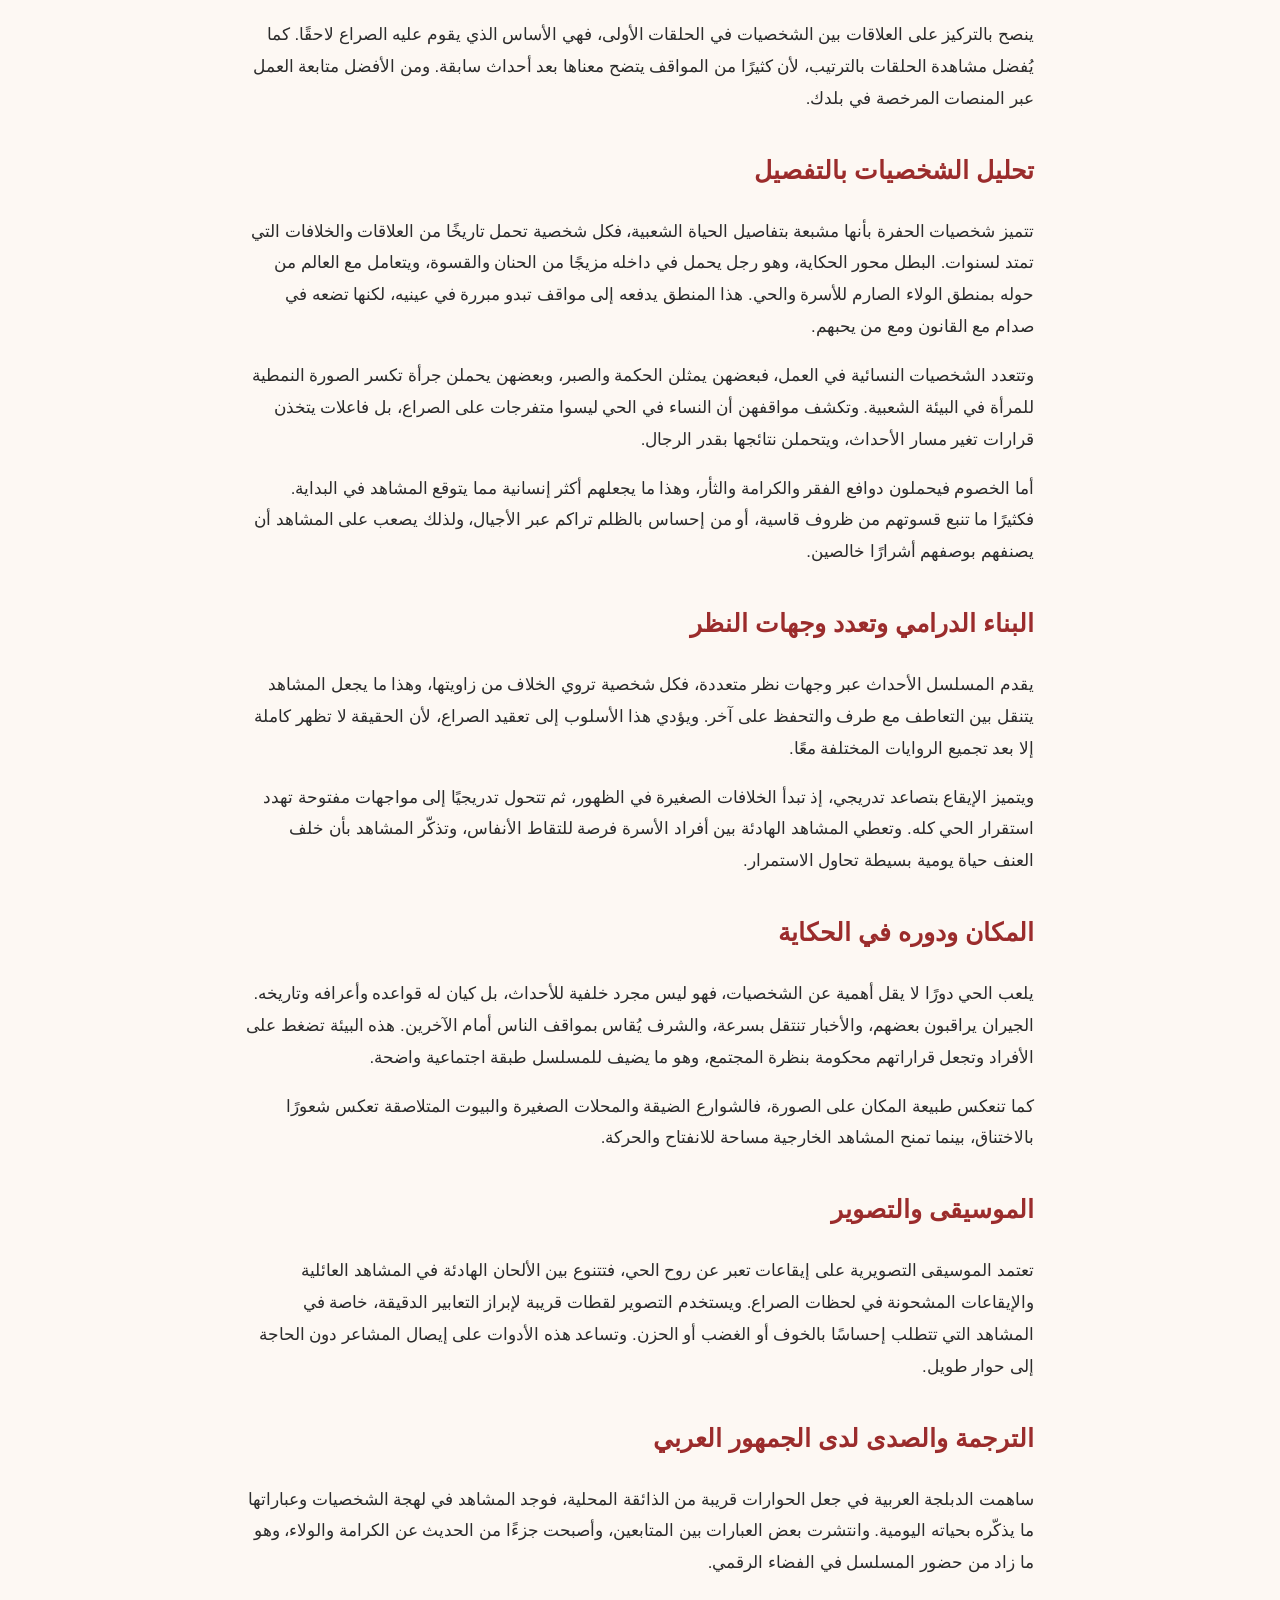
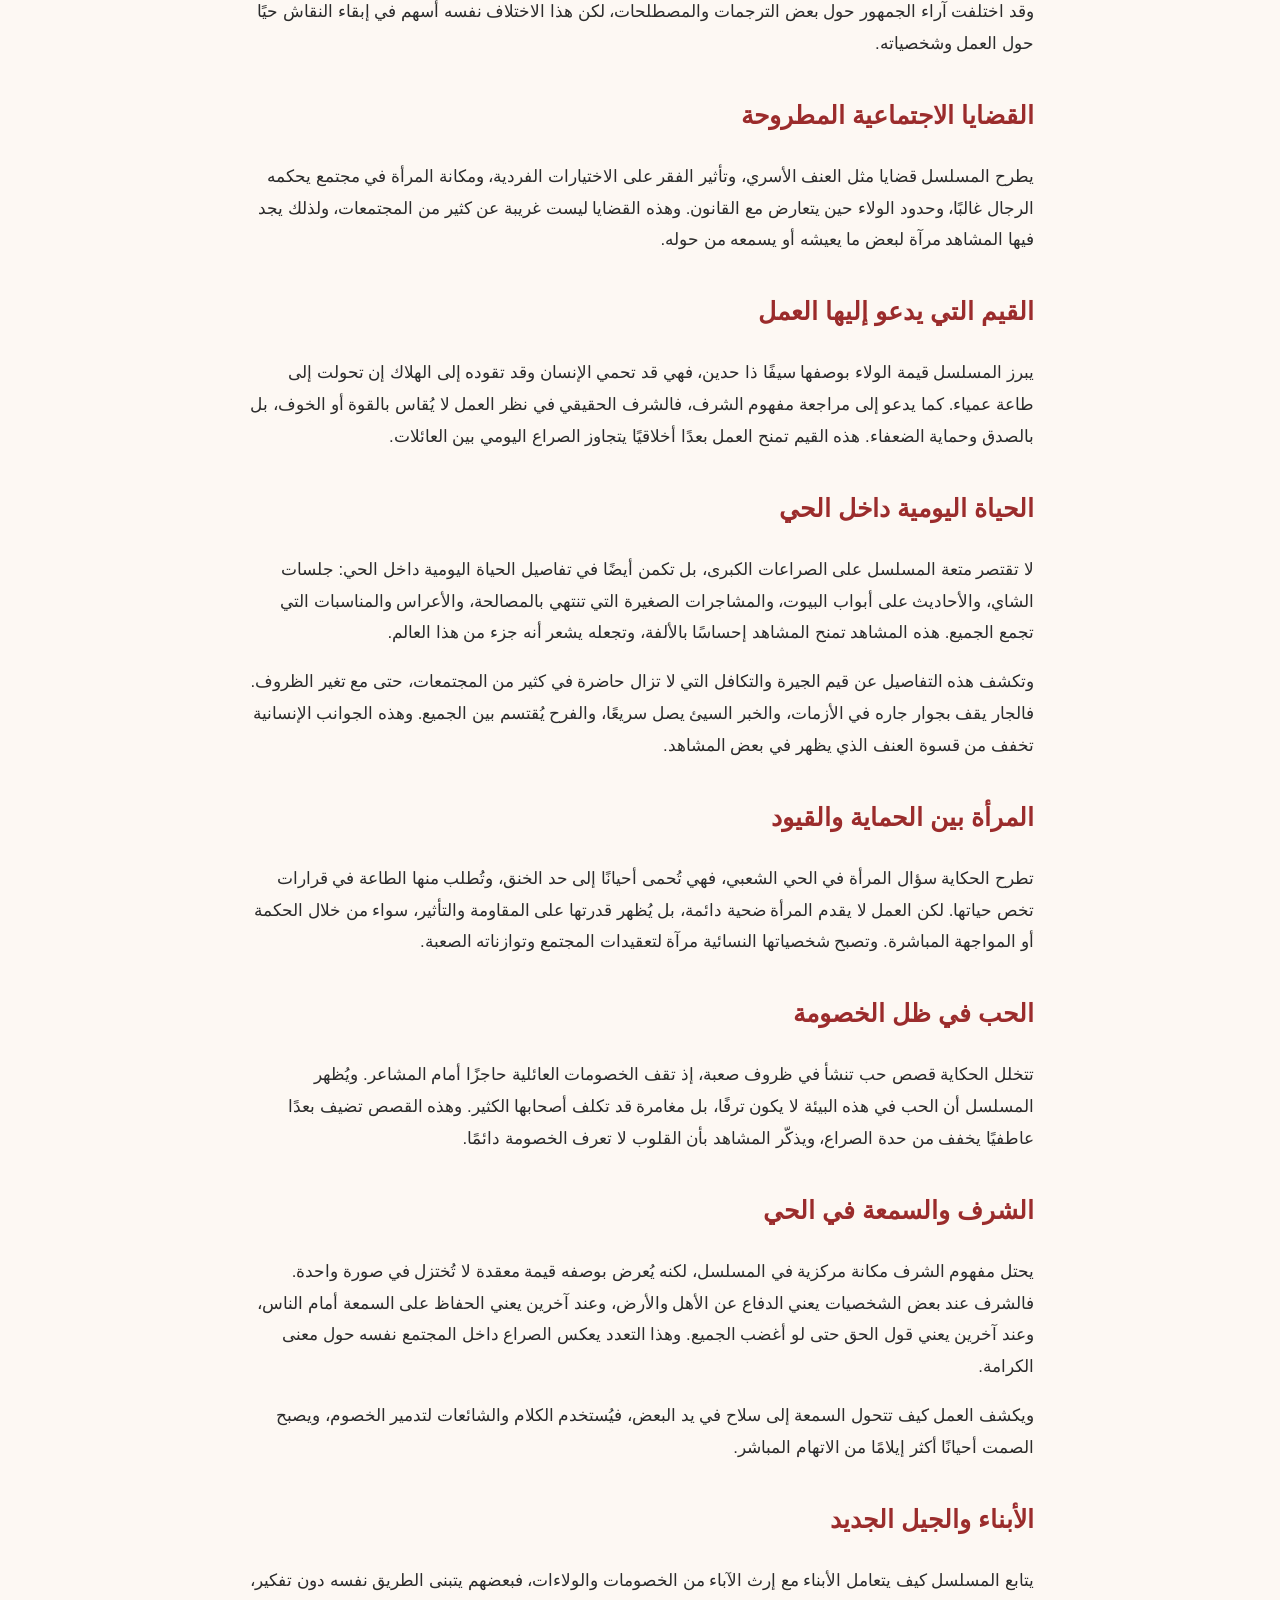
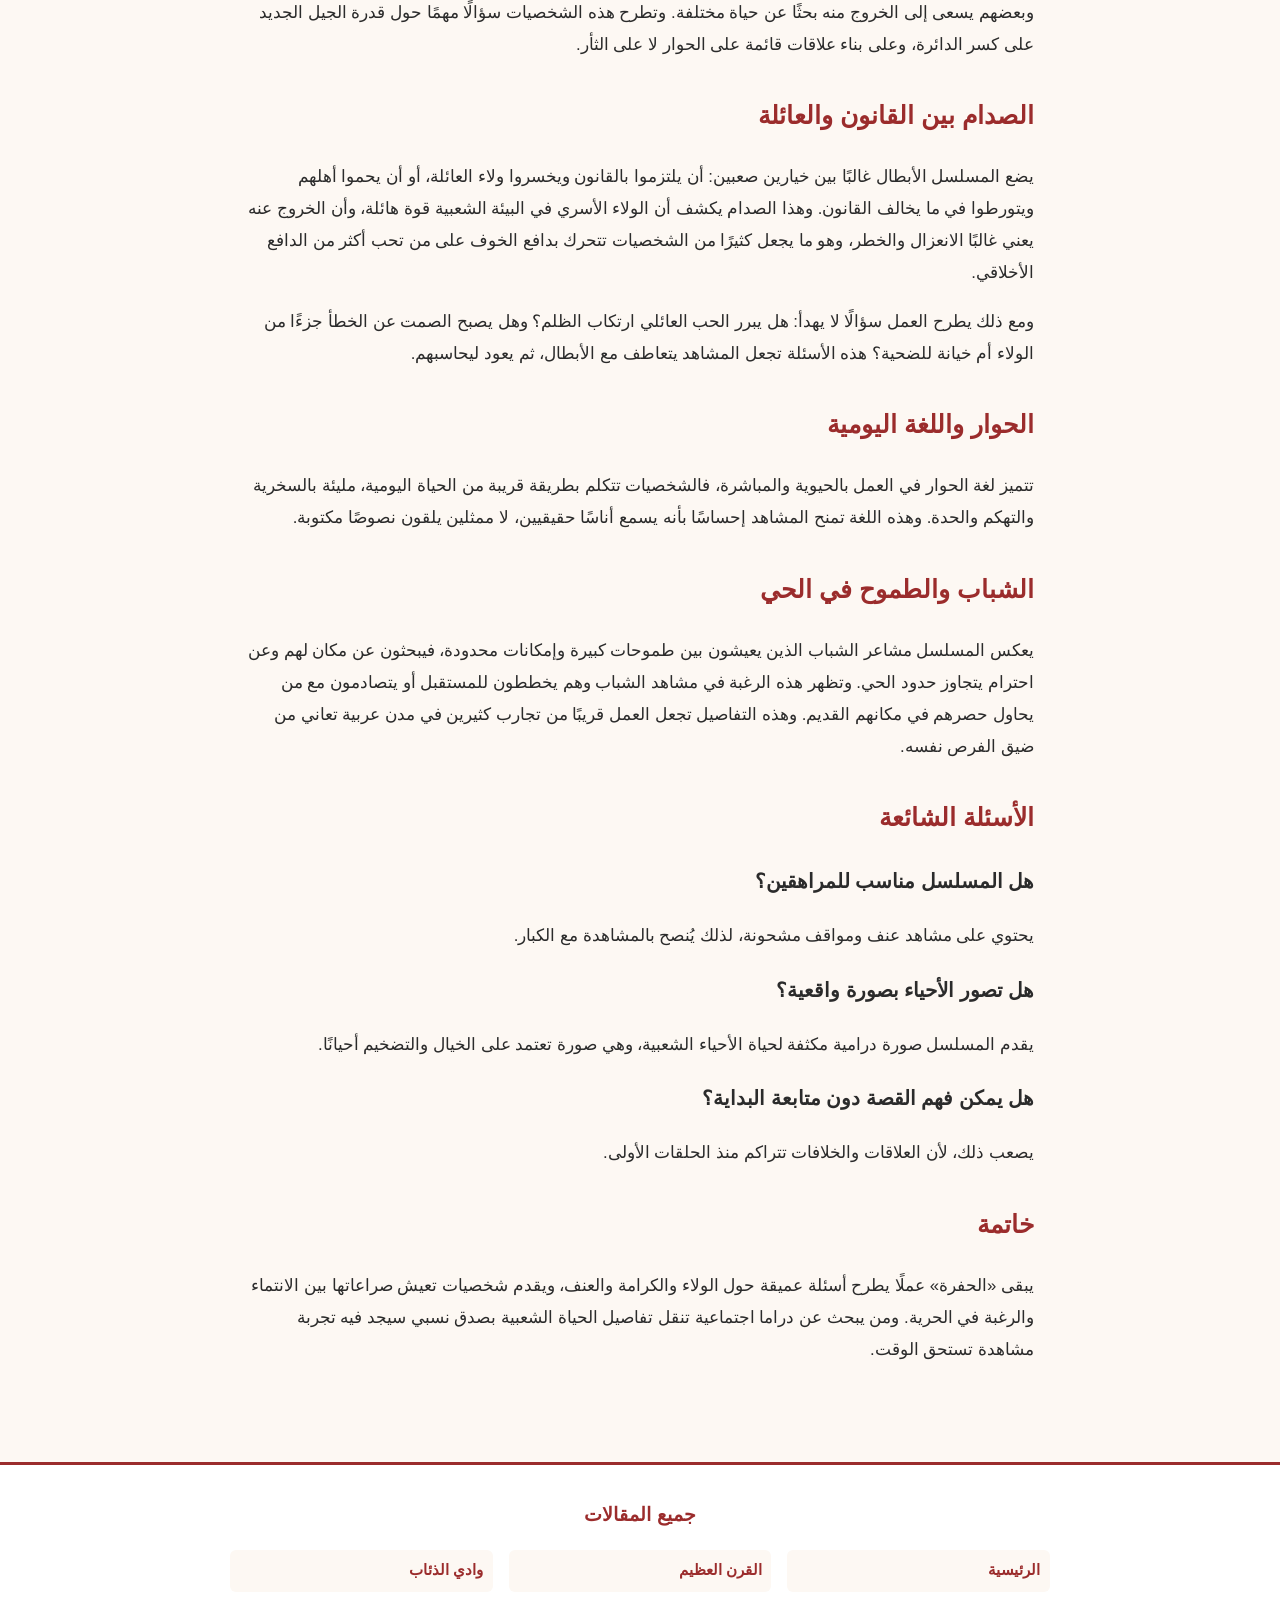
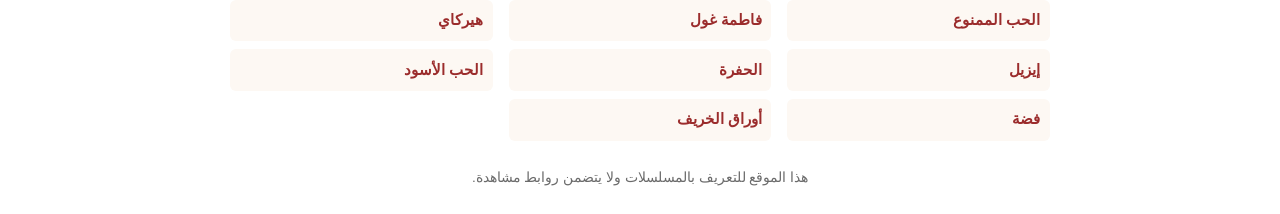
<file: cukur.html>
<!doctype html>
<html lang="ar" dir="rtl">
<head>
  <meta charset="utf-8">
  <meta name="viewport" content="width=device-width, initial-scale=1">
  <title>الحفرة - مسلسل تركي عائلي واجتماعي</title>
  <meta name="description" content="مقال مفصل عن مسلسل الحفرة التركي: القصة، الشخصيات، الموضوعات، وأسباب نجاحه عربيًا.">
  <link rel="stylesheet" href="style.css">
</head>
<body>
<header>
  <nav>
    <ul>
      <li><a href="index.html">الرئيسية</a></li>
    </ul>
  </nav>
</header>

<main>
  <h1>الحفرة (Çukur): دراما الولاء والنزاعات العائلية في الحي الشعبي</h1>
  <p class="meta">مقال عن مسلسل تركي مترجم للعربية</p>

  <p>يُعد مسلسل «الحفرة» من الأعمال التركية التي تنقل صورة الحياة في الأحياء الشعبية، وتركز على العلاقات بين الأسر والجيران والأصدقاء داخل مجتمع تحكمه قيم الولاء والشرف. وقد لفت العمل انتباه الجمهور العربي بعد ترجمته، لأنه يقدم شخصيات قريبة من الواقع، ويطرح قضايا الانتماء والغضب والبحث عن العدالة داخل بيئة قاسية.</p>

  <h2>القصة في خطوطها العامة</h2>
  <p>تدور أحداث المسلسل في حي يعرف أبناؤه بالقوة والكرامة، حيث تتشابك العلاقات بين العائلات المختلفة، وتنشأ خلافات قديمة تتحول مع الوقت إلى صراعات مفتوحة. يتابع المشاهد البطل وهو يحاول أن يحمي عائلته ومكانته، وفي الوقت نفسه يواجه ماضيًا يطارده ويهدد استقراره.</p>
  <p>يعتمد السرد على تقديم الأحداث من زوايا متعددة، فكل شخصية تحمل روايتها الخاصة عن الخلاف، وهو ما يجعل المشاهد يعيد النظر في الحكم على الأطراف. ويتطور الصراع بين الحب والانتقام والخوف من الفقد، ويترك كل حلقة تقريبًا أثرًا في العلاقات.</p>

  <h2>الشخصيات الرئيسية</h2>
  <p>يقوم العمل على شخصية محورية تجمع بين القسوة والوفاء، وتتحرك بدافع حماية من تحب. إلى جانبها شخصيات من الأسرة والأصدقاء تمثل مختلف أنواع الولاء، منها الولاء الأعمى ومنها الولاء المشروط. كما تحضر شخصيات نسائية قوية، تمثل الصبر والحكمة في مواجهة العنف الذي يحيط بالحي.</p>
  <p>الخصوم في المسلسل ليسوا أشرارًا مطلقين، بل يحملون دوافع مرتبطة بالفقر والكرامة والثأر، وهو ما يمنح الصراع بعدًا إنسانيًا.</p>

  <h2>الموضوعات والقيم</h2>
  <p>يطرح المسلسل قيمة الولاء للأسرة والحي، ويطرح في المقابل سؤال: هل يبرر الولاء ارتكاب الأخطاء؟ كما يتناول فكرة الشرف، وكيف يتحول في بعض الأحيان إلى سبب للصراع بدلًا من أن يكون مصدرًا للكرامة. ويتناول العمل أيضًا قضايا الحب والخيانة، وتأثير الماضي على الحاضر.</p>
  <p>من القيم المهمة في العمل فكرة الصدق مع النفس، إذ تكتشف بعض الشخصيات أن الهروب من الحقيقة يزيد الخسائر، وأن المواجهة قد تكون أصعب لكنها أكثر إنصافًا.</p>

  <h2>لماذا حقق المسلسل شعبية عربية؟</h2>
  <p>يتشابه كثير من أجواء المسلسل مع البيئات الشعبية في العالم العربي، مثل قيم الجيرة والعائلة والكرامة، ولذلك يشعر المشاهد بالألفة تجاه الشخصيات والمواقف. كما أن الأداء التمثيلي القوي في المشاهد الدرامية ساعد على ترسيخ الشخصيات في ذاكرة المتابعين.</p>
  <p>وأسهمت الدبلجة العربية في تقريب القصة من جمهور واسع، بينما فتحت وسائل التواصل الاجتماعي المجال للنقاش حول تصرفات الشخصيات والتطورات المتلاحقة.</p>

  <h2>نصائح لمن يبدأ المشاهدة</h2>
  <p>ينصح بالتركيز على العلاقات بين الشخصيات في الحلقات الأولى، فهي الأساس الذي يقوم عليه الصراع لاحقًا. كما يُفضل مشاهدة الحلقات بالترتيب، لأن كثيرًا من المواقف يتضح معناها بعد أحداث سابقة. ومن الأفضل متابعة العمل عبر المنصات المرخصة في بلدك.</p>

  <h2>تحليل الشخصيات بالتفصيل</h2>
  <p>تتميز شخصيات الحفرة بأنها مشبعة بتفاصيل الحياة الشعبية، فكل شخصية تحمل تاريخًا من العلاقات والخلافات التي تمتد لسنوات. البطل محور الحكاية، وهو رجل يحمل في داخله مزيجًا من الحنان والقسوة، ويتعامل مع العالم من حوله بمنطق الولاء الصارم للأسرة والحي. هذا المنطق يدفعه إلى مواقف تبدو مبررة في عينيه، لكنها تضعه في صدام مع القانون ومع من يحبهم.</p>
  <p>وتتعدد الشخصيات النسائية في العمل، فبعضهن يمثلن الحكمة والصبر، وبعضهن يحملن جرأة تكسر الصورة النمطية للمرأة في البيئة الشعبية. وتكشف مواقفهن أن النساء في الحي ليسوا متفرجات على الصراع، بل فاعلات يتخذن قرارات تغير مسار الأحداث، ويتحملن نتائجها بقدر الرجال.</p>
  <p>أما الخصوم فيحملون دوافع الفقر والكرامة والثأر، وهذا ما يجعلهم أكثر إنسانية مما يتوقع المشاهد في البداية. فكثيرًا ما تنبع قسوتهم من ظروف قاسية، أو من إحساس بالظلم تراكم عبر الأجيال، ولذلك يصعب على المشاهد أن يصنفهم بوصفهم أشرارًا خالصين.</p>

  <h2>البناء الدرامي وتعدد وجهات النظر</h2>
  <p>يقدم المسلسل الأحداث عبر وجهات نظر متعددة، فكل شخصية تروي الخلاف من زاويتها، وهذا ما يجعل المشاهد يتنقل بين التعاطف مع طرف والتحفظ على آخر. ويؤدي هذا الأسلوب إلى تعقيد الصراع، لأن الحقيقة لا تظهر كاملة إلا بعد تجميع الروايات المختلفة معًا.</p>
  <p>ويتميز الإيقاع بتصاعد تدريجي، إذ تبدأ الخلافات الصغيرة في الظهور، ثم تتحول تدريجيًا إلى مواجهات مفتوحة تهدد استقرار الحي كله. وتعطي المشاهد الهادئة بين أفراد الأسرة فرصة للتقاط الأنفاس، وتذكّر المشاهد بأن خلف العنف حياة يومية بسيطة تحاول الاستمرار.</p>

  <h2>المكان ودوره في الحكاية</h2>
  <p>يلعب الحي دورًا لا يقل أهمية عن الشخصيات، فهو ليس مجرد خلفية للأحداث، بل كيان له قواعده وأعرافه وتاريخه. الجيران يراقبون بعضهم، والأخبار تنتقل بسرعة، والشرف يُقاس بمواقف الناس أمام الآخرين. هذه البيئة تضغط على الأفراد وتجعل قراراتهم محكومة بنظرة المجتمع، وهو ما يضيف للمسلسل طبقة اجتماعية واضحة.</p>
  <p>كما تنعكس طبيعة المكان على الصورة، فالشوارع الضيقة والمحلات الصغيرة والبيوت المتلاصقة تعكس شعورًا بالاختناق، بينما تمنح المشاهد الخارجية مساحة للانفتاح والحركة.</p>

  <h2>الموسيقى والتصوير</h2>
  <p>تعتمد الموسيقى التصويرية على إيقاعات تعبر عن روح الحي، فتتنوع بين الألحان الهادئة في المشاهد العائلية والإيقاعات المشحونة في لحظات الصراع. ويستخدم التصوير لقطات قريبة لإبراز التعابير الدقيقة، خاصة في المشاهد التي تتطلب إحساسًا بالخوف أو الغضب أو الحزن. وتساعد هذه الأدوات على إيصال المشاعر دون الحاجة إلى حوار طويل.</p>

  <h2>الترجمة والصدى لدى الجمهور العربي</h2>
  <p>ساهمت الدبلجة العربية في جعل الحوارات قريبة من الذائقة المحلية، فوجد المشاهد في لهجة الشخصيات وعباراتها ما يذكّره بحياته اليومية. وانتشرت بعض العبارات بين المتابعين، وأصبحت جزءًا من الحديث عن الكرامة والولاء، وهو ما زاد من حضور المسلسل في الفضاء الرقمي.</p>
  <p>وقد اختلفت آراء الجمهور حول بعض الترجمات والمصطلحات، لكن هذا الاختلاف نفسه أسهم في إبقاء النقاش حيًا حول العمل وشخصياته.</p>

  <h2>القضايا الاجتماعية المطروحة</h2>
  <p>يطرح المسلسل قضايا مثل العنف الأسري، وتأثير الفقر على الاختيارات الفردية، ومكانة المرأة في مجتمع يحكمه الرجال غالبًا، وحدود الولاء حين يتعارض مع القانون. وهذه القضايا ليست غريبة عن كثير من المجتمعات، ولذلك يجد فيها المشاهد مرآة لبعض ما يعيشه أو يسمعه من حوله.</p>

  <h2>القيم التي يدعو إليها العمل</h2>
  <p>يبرز المسلسل قيمة الولاء بوصفها سيفًا ذا حدين، فهي قد تحمي الإنسان وقد تقوده إلى الهلاك إن تحولت إلى طاعة عمياء. كما يدعو إلى مراجعة مفهوم الشرف، فالشرف الحقيقي في نظر العمل لا يُقاس بالقوة أو الخوف، بل بالصدق وحماية الضعفاء. هذه القيم تمنح العمل بعدًا أخلاقيًا يتجاوز الصراع اليومي بين العائلات.</p>

  <h2>الحياة اليومية داخل الحي</h2>
  <p>لا تقتصر متعة المسلسل على الصراعات الكبرى، بل تكمن أيضًا في تفاصيل الحياة اليومية داخل الحي: جلسات الشاي، والأحاديث على أبواب البيوت، والمشاجرات الصغيرة التي تنتهي بالمصالحة، والأعراس والمناسبات التي تجمع الجميع. هذه المشاهد تمنح المشاهد إحساسًا بالألفة، وتجعله يشعر أنه جزء من هذا العالم.</p>
  <p>وتكشف هذه التفاصيل عن قيم الجيرة والتكافل التي لا تزال حاضرة في كثير من المجتمعات، حتى مع تغير الظروف. فالجار يقف بجوار جاره في الأزمات، والخبر السيئ يصل سريعًا، والفرح يُقتسم بين الجميع. وهذه الجوانب الإنسانية تخفف من قسوة العنف الذي يظهر في بعض المشاهد.</p>

  <h2>المرأة بين الحماية والقيود</h2>
  <p>تطرح الحكاية سؤال المرأة في الحي الشعبي، فهي تُحمى أحيانًا إلى حد الخنق، وتُطلب منها الطاعة في قرارات تخص حياتها. لكن العمل لا يقدم المرأة ضحية دائمة، بل يُظهر قدرتها على المقاومة والتأثير، سواء من خلال الحكمة أو المواجهة المباشرة. وتصبح شخصياتها النسائية مرآة لتعقيدات المجتمع وتوازناته الصعبة.</p>

  <h2>الحب في ظل الخصومة</h2>
  <p>تتخلل الحكاية قصص حب تنشأ في ظروف صعبة، إذ تقف الخصومات العائلية حاجزًا أمام المشاعر. ويُظهر المسلسل أن الحب في هذه البيئة لا يكون ترفًا، بل مغامرة قد تكلف أصحابها الكثير. وهذه القصص تضيف بعدًا عاطفيًا يخفف من حدة الصراع، ويذكّر المشاهد بأن القلوب لا تعرف الخصومة دائمًا.</p>

  <h2>الشرف والسمعة في الحي</h2>
  <p>يحتل مفهوم الشرف مكانة مركزية في المسلسل، لكنه يُعرض بوصفه قيمة معقدة لا تُختزل في صورة واحدة. فالشرف عند بعض الشخصيات يعني الدفاع عن الأهل والأرض، وعند آخرين يعني الحفاظ على السمعة أمام الناس، وعند آخرين يعني قول الحق حتى لو أغضب الجميع. وهذا التعدد يعكس الصراع داخل المجتمع نفسه حول معنى الكرامة.</p>
  <p>ويكشف العمل كيف تتحول السمعة إلى سلاح في يد البعض، فيُستخدم الكلام والشائعات لتدمير الخصوم، ويصبح الصمت أحيانًا أكثر إيلامًا من الاتهام المباشر.</p>

  <h2>الأبناء والجيل الجديد</h2>
  <p>يتابع المسلسل كيف يتعامل الأبناء مع إرث الآباء من الخصومات والولاءات، فبعضهم يتبنى الطريق نفسه دون تفكير، وبعضهم يسعى إلى الخروج منه بحثًا عن حياة مختلفة. وتطرح هذه الشخصيات سؤالًا مهمًا حول قدرة الجيل الجديد على كسر الدائرة، وعلى بناء علاقات قائمة على الحوار لا على الثأر.</p>

  <h2>الصدام بين القانون والعائلة</h2>
  <p>يضع المسلسل الأبطال غالبًا بين خيارين صعبين: أن يلتزموا بالقانون ويخسروا ولاء العائلة، أو أن يحموا أهلهم ويتورطوا في ما يخالف القانون. وهذا الصدام يكشف أن الولاء الأسري في البيئة الشعبية قوة هائلة، وأن الخروج عنه يعني غالبًا الانعزال والخطر، وهو ما يجعل كثيرًا من الشخصيات تتحرك بدافع الخوف على من تحب أكثر من الدافع الأخلاقي.</p>
  <p>ومع ذلك يطرح العمل سؤالًا لا يهدأ: هل يبرر الحب العائلي ارتكاب الظلم؟ وهل يصبح الصمت عن الخطأ جزءًا من الولاء أم خيانة للضحية؟ هذه الأسئلة تجعل المشاهد يتعاطف مع الأبطال، ثم يعود ليحاسبهم.</p>

  <h2>الحوار واللغة اليومية</h2>
  <p>تتميز لغة الحوار في العمل بالحيوية والمباشرة، فالشخصيات تتكلم بطريقة قريبة من الحياة اليومية، مليئة بالسخرية والتهكم والحدة. وهذه اللغة تمنح المشاهد إحساسًا بأنه يسمع أناسًا حقيقيين، لا ممثلين يلقون نصوصًا مكتوبة.</p>

  <h2>الشباب والطموح في الحي</h2>
  <p>يعكس المسلسل مشاعر الشباب الذين يعيشون بين طموحات كبيرة وإمكانات محدودة، فيبحثون عن مكان لهم وعن احترام يتجاوز حدود الحي. وتظهر هذه الرغبة في مشاهد الشباب وهم يخططون للمستقبل أو يتصادمون مع من يحاول حصرهم في مكانهم القديم. وهذه التفاصيل تجعل العمل قريبًا من تجارب كثيرين في مدن عربية تعاني من ضيق الفرص نفسه.</p>

  <h2>الأسئلة الشائعة</h2>
  <h3>هل المسلسل مناسب للمراهقين؟</h3>
  <p>يحتوي على مشاهد عنف ومواقف مشحونة، لذلك يُنصح بالمشاهدة مع الكبار.</p>
  <h3>هل تصور الأحياء بصورة واقعية؟</h3>
  <p>يقدم المسلسل صورة درامية مكثفة لحياة الأحياء الشعبية، وهي صورة تعتمد على الخيال والتضخيم أحيانًا.</p>
  <h3>هل يمكن فهم القصة دون متابعة البداية؟</h3>
  <p>يصعب ذلك، لأن العلاقات والخلافات تتراكم منذ الحلقات الأولى.</p>

  <h2>خاتمة</h2>
  <p>يبقى «الحفرة» عملًا يطرح أسئلة عميقة حول الولاء والكرامة والعنف، ويقدم شخصيات تعيش صراعاتها بين الانتماء والرغبة في الحرية. ومن يبحث عن دراما اجتماعية تنقل تفاصيل الحياة الشعبية بصدق نسبي سيجد فيه تجربة مشاهدة تستحق الوقت.</p>
</main>

<footer class="site-footer">
  <h2>جميع المقالات</h2>
  <ul class="footer-links">
    <li><a href="index.html">الرئيسية</a></li>
    <li><a href="muhtesem-yuzyil.html">القرن العظيم</a></li>
    <li><a href="kurtlar-vadisi.html">وادي الذئاب</a></li>
    <li><a href="ask-i-memnu.html">الحب الممنوع</a></li>
    <li><a href="fatmagul.html">فاطمة غول</a></li>
    <li><a href="hercai.html">هيركاي</a></li>
    <li><a href="ezel.html">إيزيل</a></li>
    <li><a href="cukur.html">الحفرة</a></li>
    <li><a href="kara-sevda.html">الحب الأسود</a></li>
    <li><a href="gumus.html">فضة</a></li>
    <li><a href="yaprak-dokumu.html">أوراق الخريف</a></li>
  </ul>
  <p class="copy">هذا الموقع للتعريف بالمسلسلات ولا يتضمن روابط مشاهدة.</p>
</footer>
</body>
</html>
</file>
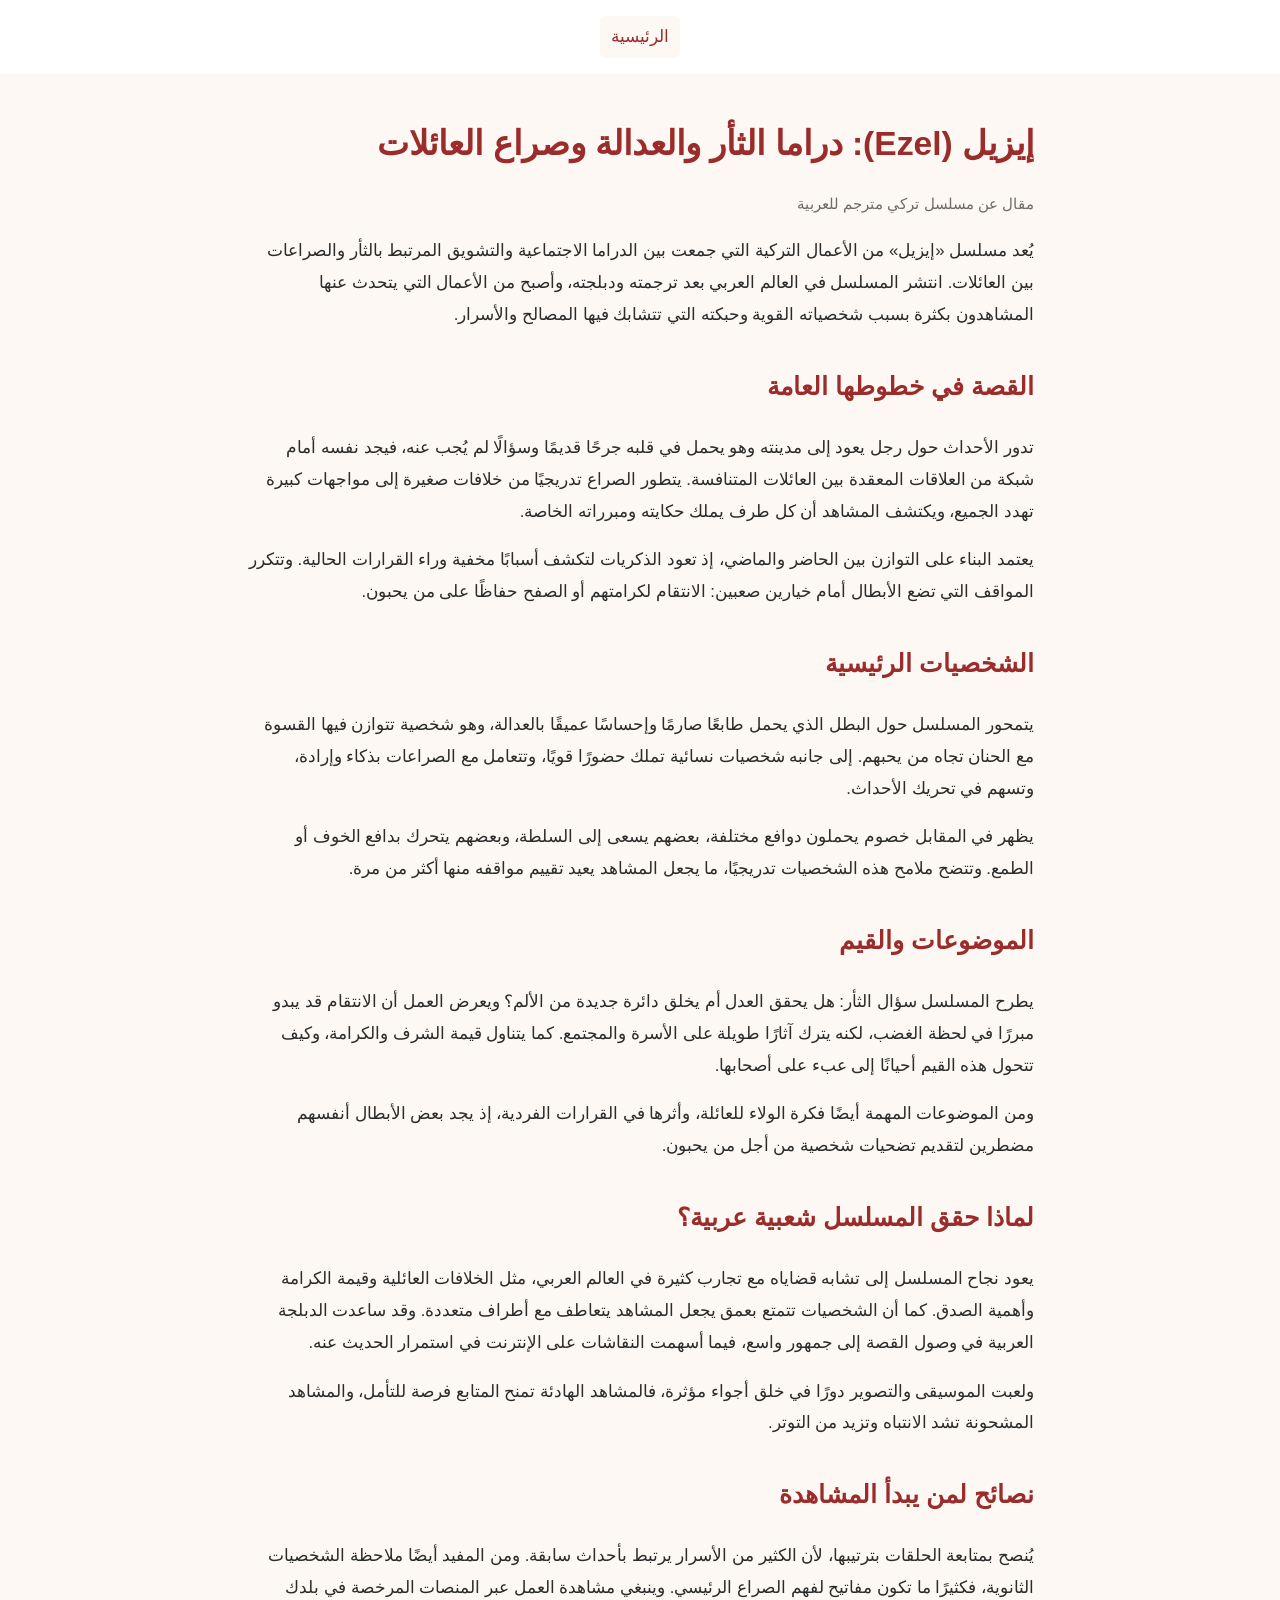
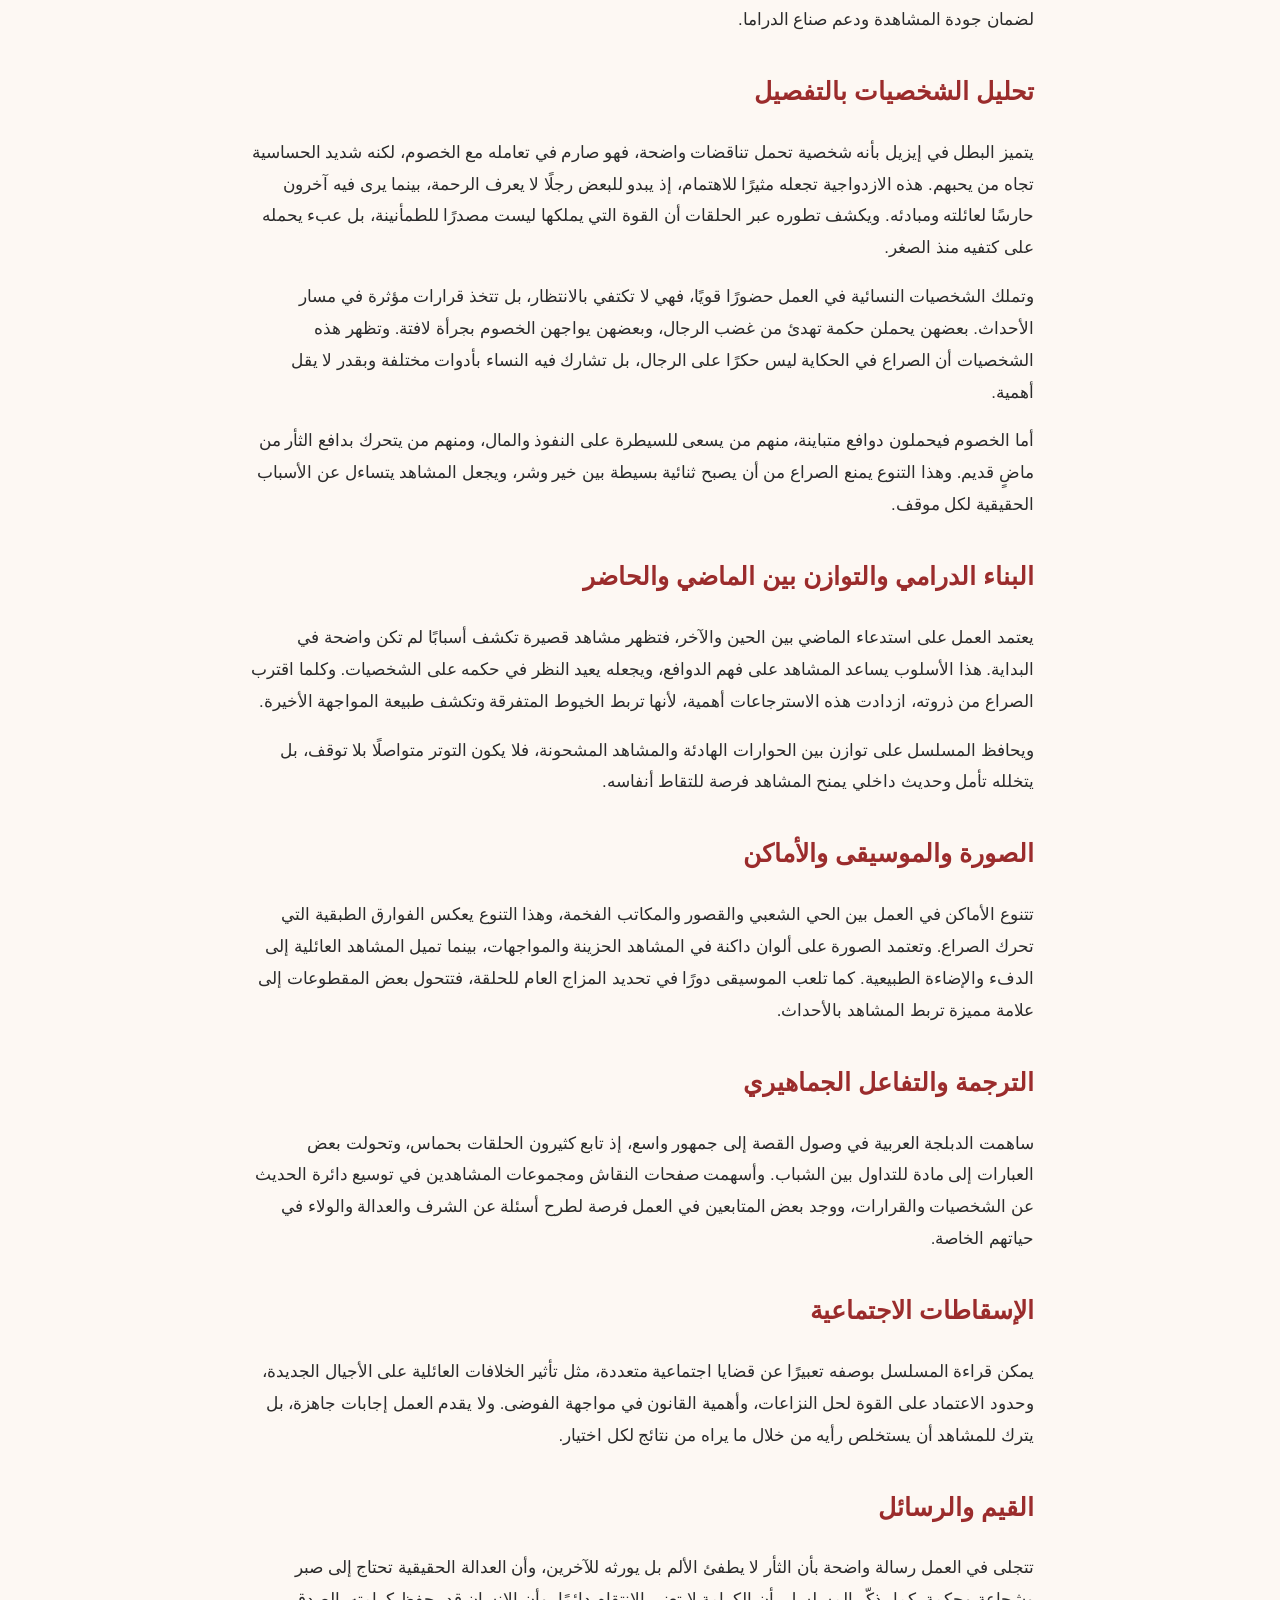
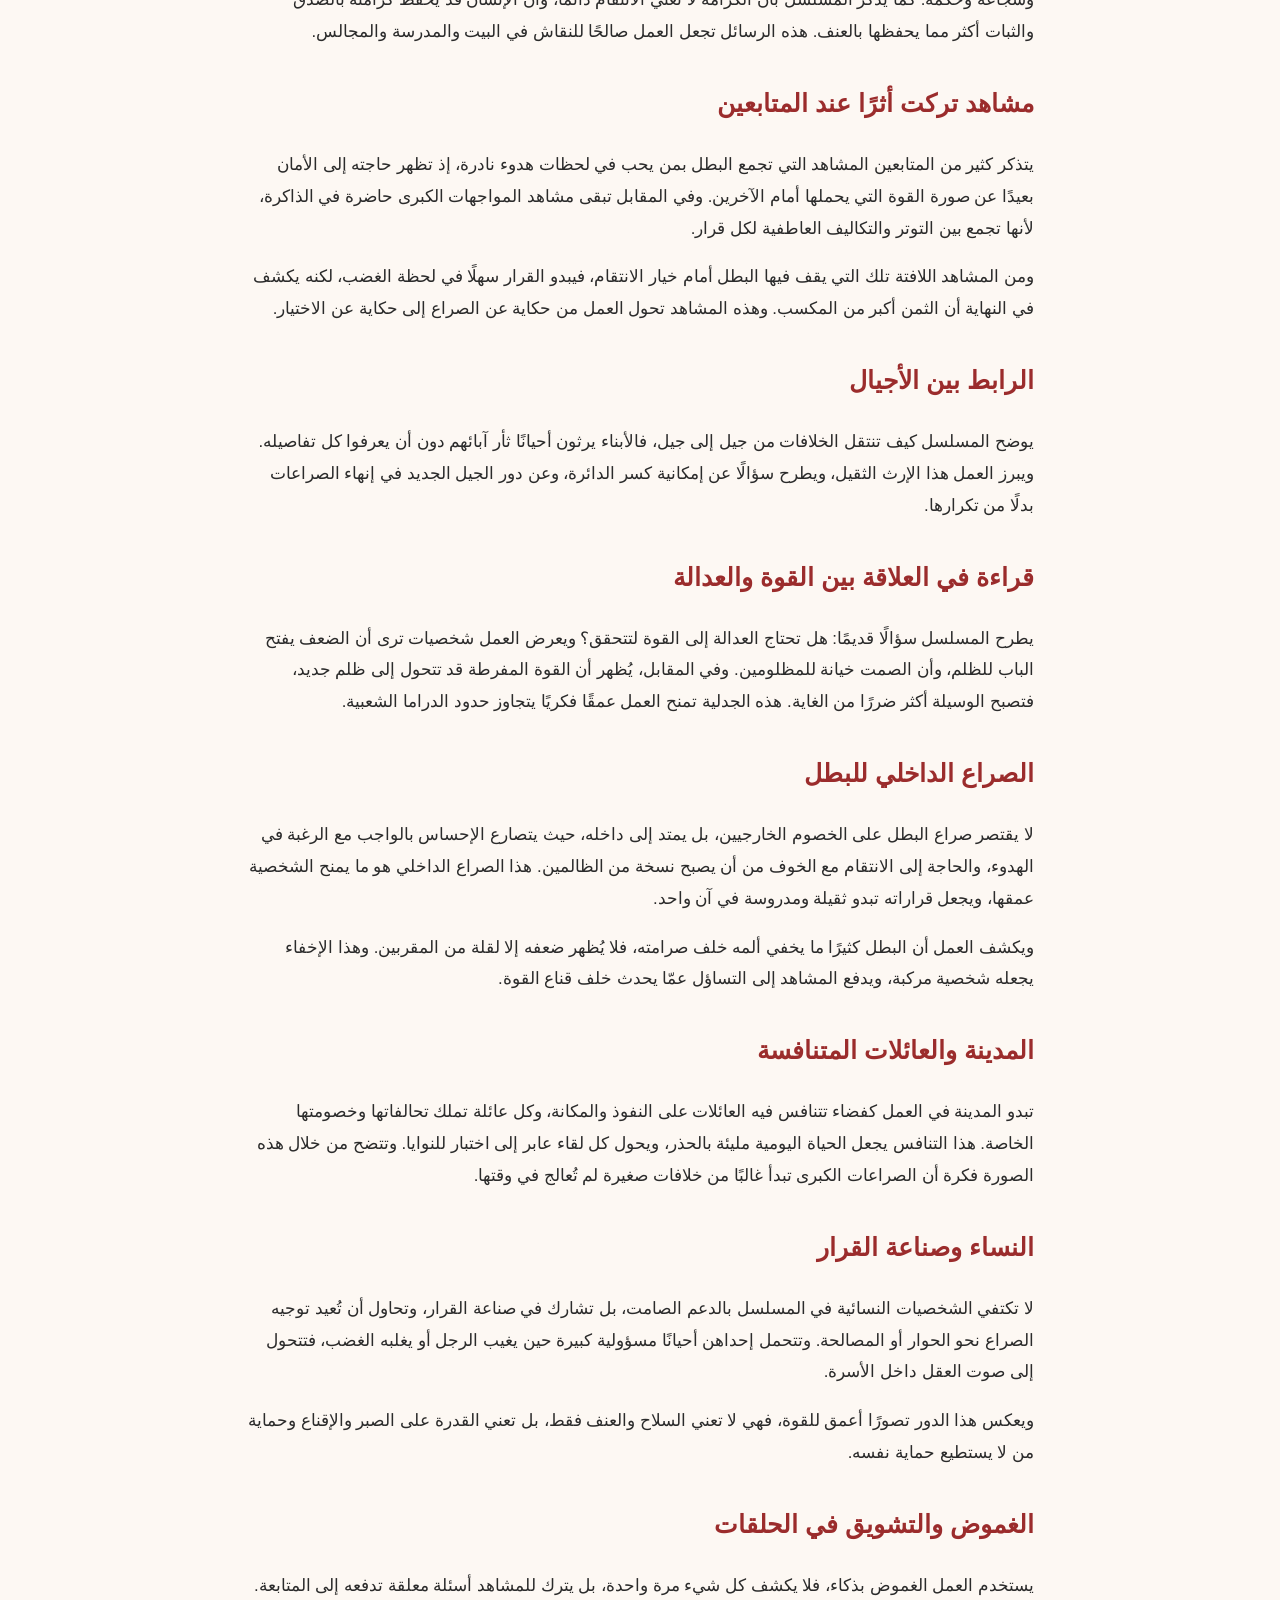
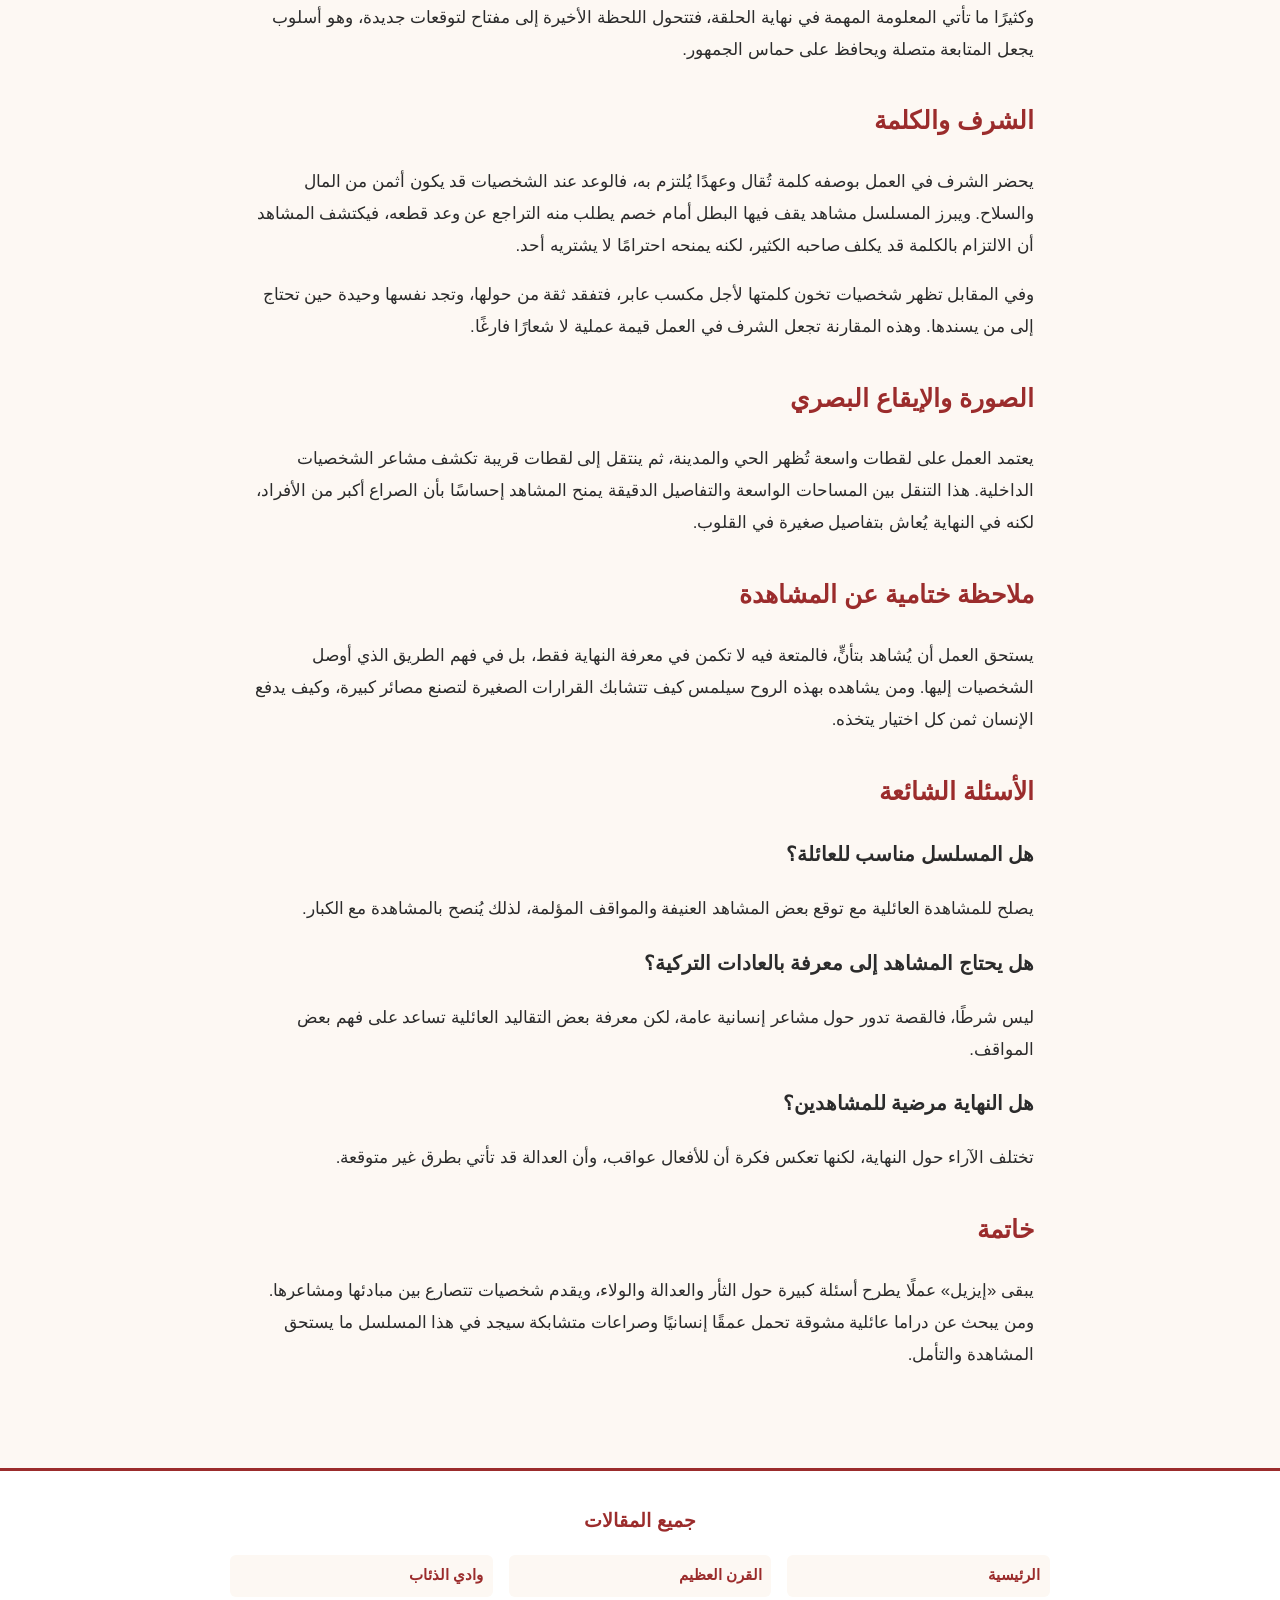
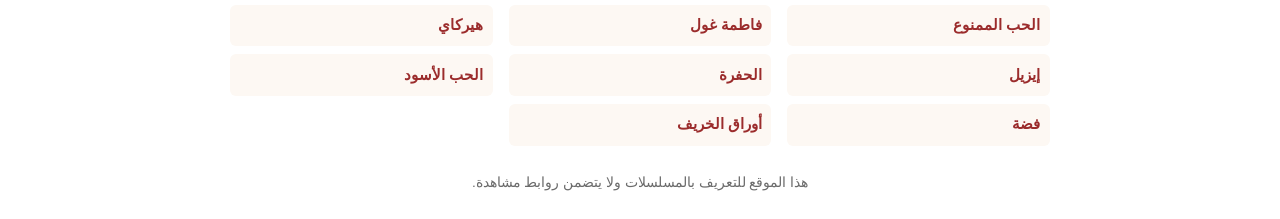
<file: ezel.html>
<!doctype html>
<html lang="ar" dir="rtl">
<head>
  <meta charset="utf-8">
  <meta name="viewport" content="width=device-width, initial-scale=1">
  <title>إيزيل - مسلسل تركي عن الثأر والعدالة</title>
  <meta name="description" content="مقال مفصل عن مسلسل إيزيل التركي: القصة، الشخصيات، الموضوعات، وأسباب نجاحه عربيًا.">
  <link rel="stylesheet" href="style.css">
</head>
<body>
<header>
  <nav>
    <ul>
      <li><a href="index.html">الرئيسية</a></li>
    </ul>
  </nav>
</header>

<main>
  <h1>إيزيل (Ezel): دراما الثأر والعدالة وصراع العائلات</h1>
  <p class="meta">مقال عن مسلسل تركي مترجم للعربية</p>

  <p>يُعد مسلسل «إيزيل» من الأعمال التركية التي جمعت بين الدراما الاجتماعية والتشويق المرتبط بالثأر والصراعات بين العائلات. انتشر المسلسل في العالم العربي بعد ترجمته ودبلجته، وأصبح من الأعمال التي يتحدث عنها المشاهدون بكثرة بسبب شخصياته القوية وحبكته التي تتشابك فيها المصالح والأسرار.</p>

  <h2>القصة في خطوطها العامة</h2>
  <p>تدور الأحداث حول رجل يعود إلى مدينته وهو يحمل في قلبه جرحًا قديمًا وسؤالًا لم يُجب عنه، فيجد نفسه أمام شبكة من العلاقات المعقدة بين العائلات المتنافسة. يتطور الصراع تدريجيًا من خلافات صغيرة إلى مواجهات كبيرة تهدد الجميع، ويكتشف المشاهد أن كل طرف يملك حكايته ومبرراته الخاصة.</p>
  <p>يعتمد البناء على التوازن بين الحاضر والماضي، إذ تعود الذكريات لتكشف أسبابًا مخفية وراء القرارات الحالية. وتتكرر المواقف التي تضع الأبطال أمام خيارين صعبين: الانتقام لكرامتهم أو الصفح حفاظًا على من يحبون.</p>

  <h2>الشخصيات الرئيسية</h2>
  <p>يتمحور المسلسل حول البطل الذي يحمل طابعًا صارمًا وإحساسًا عميقًا بالعدالة، وهو شخصية تتوازن فيها القسوة مع الحنان تجاه من يحبهم. إلى جانبه شخصيات نسائية تملك حضورًا قويًا، وتتعامل مع الصراعات بذكاء وإرادة، وتسهم في تحريك الأحداث.</p>
  <p>يظهر في المقابل خصوم يحملون دوافع مختلفة، بعضهم يسعى إلى السلطة، وبعضهم يتحرك بدافع الخوف أو الطمع. وتتضح ملامح هذه الشخصيات تدريجيًا، ما يجعل المشاهد يعيد تقييم مواقفه منها أكثر من مرة.</p>

  <h2>الموضوعات والقيم</h2>
  <p>يطرح المسلسل سؤال الثأر: هل يحقق العدل أم يخلق دائرة جديدة من الألم؟ ويعرض العمل أن الانتقام قد يبدو مبررًا في لحظة الغضب، لكنه يترك آثارًا طويلة على الأسرة والمجتمع. كما يتناول قيمة الشرف والكرامة، وكيف تتحول هذه القيم أحيانًا إلى عبء على أصحابها.</p>
  <p>ومن الموضوعات المهمة أيضًا فكرة الولاء للعائلة، وأثرها في القرارات الفردية، إذ يجد بعض الأبطال أنفسهم مضطرين لتقديم تضحيات شخصية من أجل من يحبون.</p>

  <h2>لماذا حقق المسلسل شعبية عربية؟</h2>
  <p>يعود نجاح المسلسل إلى تشابه قضاياه مع تجارب كثيرة في العالم العربي، مثل الخلافات العائلية وقيمة الكرامة وأهمية الصدق. كما أن الشخصيات تتمتع بعمق يجعل المشاهد يتعاطف مع أطراف متعددة. وقد ساعدت الدبلجة العربية في وصول القصة إلى جمهور واسع، فيما أسهمت النقاشات على الإنترنت في استمرار الحديث عنه.</p>
  <p>ولعبت الموسيقى والتصوير دورًا في خلق أجواء مؤثرة، فالمشاهد الهادئة تمنح المتابع فرصة للتأمل، والمشاهد المشحونة تشد الانتباه وتزيد من التوتر.</p>

  <h2>نصائح لمن يبدأ المشاهدة</h2>
  <p>يُنصح بمتابعة الحلقات بترتيبها، لأن الكثير من الأسرار يرتبط بأحداث سابقة. ومن المفيد أيضًا ملاحظة الشخصيات الثانوية، فكثيرًا ما تكون مفاتيح لفهم الصراع الرئيسي. وينبغي مشاهدة العمل عبر المنصات المرخصة في بلدك لضمان جودة المشاهدة ودعم صناع الدراما.</p>

  <h2>تحليل الشخصيات بالتفصيل</h2>
  <p>يتميز البطل في إيزيل بأنه شخصية تحمل تناقضات واضحة، فهو صارم في تعامله مع الخصوم، لكنه شديد الحساسية تجاه من يحبهم. هذه الازدواجية تجعله مثيرًا للاهتمام، إذ يبدو للبعض رجلًا لا يعرف الرحمة، بينما يرى فيه آخرون حارسًا لعائلته ومبادئه. ويكشف تطوره عبر الحلقات أن القوة التي يملكها ليست مصدرًا للطمأنينة، بل عبء يحمله على كتفيه منذ الصغر.</p>
  <p>وتملك الشخصيات النسائية في العمل حضورًا قويًا، فهي لا تكتفي بالانتظار، بل تتخذ قرارات مؤثرة في مسار الأحداث. بعضهن يحملن حكمة تهدئ من غضب الرجال، وبعضهن يواجهن الخصوم بجرأة لافتة. وتظهر هذه الشخصيات أن الصراع في الحكاية ليس حكرًا على الرجال، بل تشارك فيه النساء بأدوات مختلفة وبقدر لا يقل أهمية.</p>
  <p>أما الخصوم فيحملون دوافع متباينة، منهم من يسعى للسيطرة على النفوذ والمال، ومنهم من يتحرك بدافع الثأر من ماضٍ قديم. وهذا التنوع يمنع الصراع من أن يصبح ثنائية بسيطة بين خير وشر، ويجعل المشاهد يتساءل عن الأسباب الحقيقية لكل موقف.</p>

  <h2>البناء الدرامي والتوازن بين الماضي والحاضر</h2>
  <p>يعتمد العمل على استدعاء الماضي بين الحين والآخر، فتظهر مشاهد قصيرة تكشف أسبابًا لم تكن واضحة في البداية. هذا الأسلوب يساعد المشاهد على فهم الدوافع، ويجعله يعيد النظر في حكمه على الشخصيات. وكلما اقترب الصراع من ذروته، ازدادت هذه الاسترجاعات أهمية، لأنها تربط الخيوط المتفرقة وتكشف طبيعة المواجهة الأخيرة.</p>
  <p>ويحافظ المسلسل على توازن بين الحوارات الهادئة والمشاهد المشحونة، فلا يكون التوتر متواصلًا بلا توقف، بل يتخلله تأمل وحديث داخلي يمنح المشاهد فرصة للتقاط أنفاسه.</p>

  <h2>الصورة والموسيقى والأماكن</h2>
  <p>تتنوع الأماكن في العمل بين الحي الشعبي والقصور والمكاتب الفخمة، وهذا التنوع يعكس الفوارق الطبقية التي تحرك الصراع. وتعتمد الصورة على ألوان داكنة في المشاهد الحزينة والمواجهات، بينما تميل المشاهد العائلية إلى الدفء والإضاءة الطبيعية. كما تلعب الموسيقى دورًا في تحديد المزاج العام للحلقة، فتتحول بعض المقطوعات إلى علامة مميزة تربط المشاهد بالأحداث.</p>

  <h2>الترجمة والتفاعل الجماهيري</h2>
  <p>ساهمت الدبلجة العربية في وصول القصة إلى جمهور واسع، إذ تابع كثيرون الحلقات بحماس، وتحولت بعض العبارات إلى مادة للتداول بين الشباب. وأسهمت صفحات النقاش ومجموعات المشاهدين في توسيع دائرة الحديث عن الشخصيات والقرارات، ووجد بعض المتابعين في العمل فرصة لطرح أسئلة عن الشرف والعدالة والولاء في حياتهم الخاصة.</p>

  <h2>الإسقاطات الاجتماعية</h2>
  <p>يمكن قراءة المسلسل بوصفه تعبيرًا عن قضايا اجتماعية متعددة، مثل تأثير الخلافات العائلية على الأجيال الجديدة، وحدود الاعتماد على القوة لحل النزاعات، وأهمية القانون في مواجهة الفوضى. ولا يقدم العمل إجابات جاهزة، بل يترك للمشاهد أن يستخلص رأيه من خلال ما يراه من نتائج لكل اختيار.</p>

  <h2>القيم والرسائل</h2>
  <p>تتجلى في العمل رسالة واضحة بأن الثأر لا يطفئ الألم بل يورثه للآخرين، وأن العدالة الحقيقية تحتاج إلى صبر وشجاعة وحكمة. كما يذكّر المسلسل بأن الكرامة لا تعني الانتقام دائمًا، وأن الإنسان قد يحفظ كرامته بالصدق والثبات أكثر مما يحفظها بالعنف. هذه الرسائل تجعل العمل صالحًا للنقاش في البيت والمدرسة والمجالس.</p>

  <h2>مشاهد تركت أثرًا عند المتابعين</h2>
  <p>يتذكر كثير من المتابعين المشاهد التي تجمع البطل بمن يحب في لحظات هدوء نادرة، إذ تظهر حاجته إلى الأمان بعيدًا عن صورة القوة التي يحملها أمام الآخرين. وفي المقابل تبقى مشاهد المواجهات الكبرى حاضرة في الذاكرة، لأنها تجمع بين التوتر والتكاليف العاطفية لكل قرار.</p>
  <p>ومن المشاهد اللافتة تلك التي يقف فيها البطل أمام خيار الانتقام، فيبدو القرار سهلًا في لحظة الغضب، لكنه يكشف في النهاية أن الثمن أكبر من المكسب. وهذه المشاهد تحول العمل من حكاية عن الصراع إلى حكاية عن الاختيار.</p>

  <h2>الرابط بين الأجيال</h2>
  <p>يوضح المسلسل كيف تنتقل الخلافات من جيل إلى جيل، فالأبناء يرثون أحيانًا ثأر آبائهم دون أن يعرفوا كل تفاصيله. ويبرز العمل هذا الإرث الثقيل، ويطرح سؤالًا عن إمكانية كسر الدائرة، وعن دور الجيل الجديد في إنهاء الصراعات بدلًا من تكرارها.</p>

  <h2>قراءة في العلاقة بين القوة والعدالة</h2>
  <p>يطرح المسلسل سؤالًا قديمًا: هل تحتاج العدالة إلى القوة لتتحقق؟ ويعرض العمل شخصيات ترى أن الضعف يفتح الباب للظلم، وأن الصمت خيانة للمظلومين. وفي المقابل، يُظهر أن القوة المفرطة قد تتحول إلى ظلم جديد، فتصبح الوسيلة أكثر ضررًا من الغاية. هذه الجدلية تمنح العمل عمقًا فكريًا يتجاوز حدود الدراما الشعبية.</p>

  <h2>الصراع الداخلي للبطل</h2>
  <p>لا يقتصر صراع البطل على الخصوم الخارجيين، بل يمتد إلى داخله، حيث يتصارع الإحساس بالواجب مع الرغبة في الهدوء، والحاجة إلى الانتقام مع الخوف من أن يصبح نسخة من الظالمين. هذا الصراع الداخلي هو ما يمنح الشخصية عمقها، ويجعل قراراته تبدو ثقيلة ومدروسة في آن واحد.</p>
  <p>ويكشف العمل أن البطل كثيرًا ما يخفي ألمه خلف صرامته، فلا يُظهر ضعفه إلا لقلة من المقربين. وهذا الإخفاء يجعله شخصية مركبة، ويدفع المشاهد إلى التساؤل عمّا يحدث خلف قناع القوة.</p>

  <h2>المدينة والعائلات المتنافسة</h2>
  <p>تبدو المدينة في العمل كفضاء تتنافس فيه العائلات على النفوذ والمكانة، وكل عائلة تملك تحالفاتها وخصومتها الخاصة. هذا التنافس يجعل الحياة اليومية مليئة بالحذر، ويحول كل لقاء عابر إلى اختبار للنوايا. وتتضح من خلال هذه الصورة فكرة أن الصراعات الكبرى تبدأ غالبًا من خلافات صغيرة لم تُعالج في وقتها.</p>

  <h2>النساء وصناعة القرار</h2>
  <p>لا تكتفي الشخصيات النسائية في المسلسل بالدعم الصامت، بل تشارك في صناعة القرار، وتحاول أن تُعيد توجيه الصراع نحو الحوار أو المصالحة. وتتحمل إحداهن أحيانًا مسؤولية كبيرة حين يغيب الرجل أو يغلبه الغضب، فتتحول إلى صوت العقل داخل الأسرة.</p>
  <p>ويعكس هذا الدور تصورًا أعمق للقوة، فهي لا تعني السلاح والعنف فقط، بل تعني القدرة على الصبر والإقناع وحماية من لا يستطيع حماية نفسه.</p>

  <h2>الغموض والتشويق في الحلقات</h2>
  <p>يستخدم العمل الغموض بذكاء، فلا يكشف كل شيء مرة واحدة، بل يترك للمشاهد أسئلة معلقة تدفعه إلى المتابعة. وكثيرًا ما تأتي المعلومة المهمة في نهاية الحلقة، فتتحول اللحظة الأخيرة إلى مفتاح لتوقعات جديدة، وهو أسلوب يجعل المتابعة متصلة ويحافظ على حماس الجمهور.</p>

  <h2>الشرف والكلمة</h2>
  <p>يحضر الشرف في العمل بوصفه كلمة تُقال وعهدًا يُلتزم به، فالوعد عند الشخصيات قد يكون أثمن من المال والسلاح. ويبرز المسلسل مشاهد يقف فيها البطل أمام خصم يطلب منه التراجع عن وعد قطعه، فيكتشف المشاهد أن الالتزام بالكلمة قد يكلف صاحبه الكثير، لكنه يمنحه احترامًا لا يشتريه أحد.</p>
  <p>وفي المقابل تظهر شخصيات تخون كلمتها لأجل مكسب عابر، فتفقد ثقة من حولها، وتجد نفسها وحيدة حين تحتاج إلى من يسندها. وهذه المقارنة تجعل الشرف في العمل قيمة عملية لا شعارًا فارغًا.</p>

  <h2>الصورة والإيقاع البصري</h2>
  <p>يعتمد العمل على لقطات واسعة تُظهر الحي والمدينة، ثم ينتقل إلى لقطات قريبة تكشف مشاعر الشخصيات الداخلية. هذا التنقل بين المساحات الواسعة والتفاصيل الدقيقة يمنح المشاهد إحساسًا بأن الصراع أكبر من الأفراد، لكنه في النهاية يُعاش بتفاصيل صغيرة في القلوب.</p>

  <h2>ملاحظة ختامية عن المشاهدة</h2>
  <p>يستحق العمل أن يُشاهد بتأنٍّ، فالمتعة فيه لا تكمن في معرفة النهاية فقط، بل في فهم الطريق الذي أوصل الشخصيات إليها. ومن يشاهده بهذه الروح سيلمس كيف تتشابك القرارات الصغيرة لتصنع مصائر كبيرة، وكيف يدفع الإنسان ثمن كل اختيار يتخذه.</p>

  <h2>الأسئلة الشائعة</h2>
  <h3>هل المسلسل مناسب للعائلة؟</h3>
  <p>يصلح للمشاهدة العائلية مع توقع بعض المشاهد العنيفة والمواقف المؤلمة، لذلك يُنصح بالمشاهدة مع الكبار.</p>
  <h3>هل يحتاج المشاهد إلى معرفة بالعادات التركية؟</h3>
  <p>ليس شرطًا، فالقصة تدور حول مشاعر إنسانية عامة، لكن معرفة بعض التقاليد العائلية تساعد على فهم بعض المواقف.</p>
  <h3>هل النهاية مرضية للمشاهدين؟</h3>
  <p>تختلف الآراء حول النهاية، لكنها تعكس فكرة أن للأفعال عواقب، وأن العدالة قد تأتي بطرق غير متوقعة.</p>

  <h2>خاتمة</h2>
  <p>يبقى «إيزيل» عملًا يطرح أسئلة كبيرة حول الثأر والعدالة والولاء، ويقدم شخصيات تتصارع بين مبادئها ومشاعرها. ومن يبحث عن دراما عائلية مشوقة تحمل عمقًا إنسانيًا وصراعات متشابكة سيجد في هذا المسلسل ما يستحق المشاهدة والتأمل.</p>
</main>

<footer class="site-footer">
  <h2>جميع المقالات</h2>
  <ul class="footer-links">
    <li><a href="index.html">الرئيسية</a></li>
    <li><a href="muhtesem-yuzyil.html">القرن العظيم</a></li>
    <li><a href="kurtlar-vadisi.html">وادي الذئاب</a></li>
    <li><a href="ask-i-memnu.html">الحب الممنوع</a></li>
    <li><a href="fatmagul.html">فاطمة غول</a></li>
    <li><a href="hercai.html">هيركاي</a></li>
    <li><a href="ezel.html">إيزيل</a></li>
    <li><a href="cukur.html">الحفرة</a></li>
    <li><a href="kara-sevda.html">الحب الأسود</a></li>
    <li><a href="gumus.html">فضة</a></li>
    <li><a href="yaprak-dokumu.html">أوراق الخريف</a></li>
  </ul>
  <p class="copy">هذا الموقع للتعريف بالمسلسلات ولا يتضمن روابط مشاهدة.</p>
</footer>
</body>
</html>
</file>
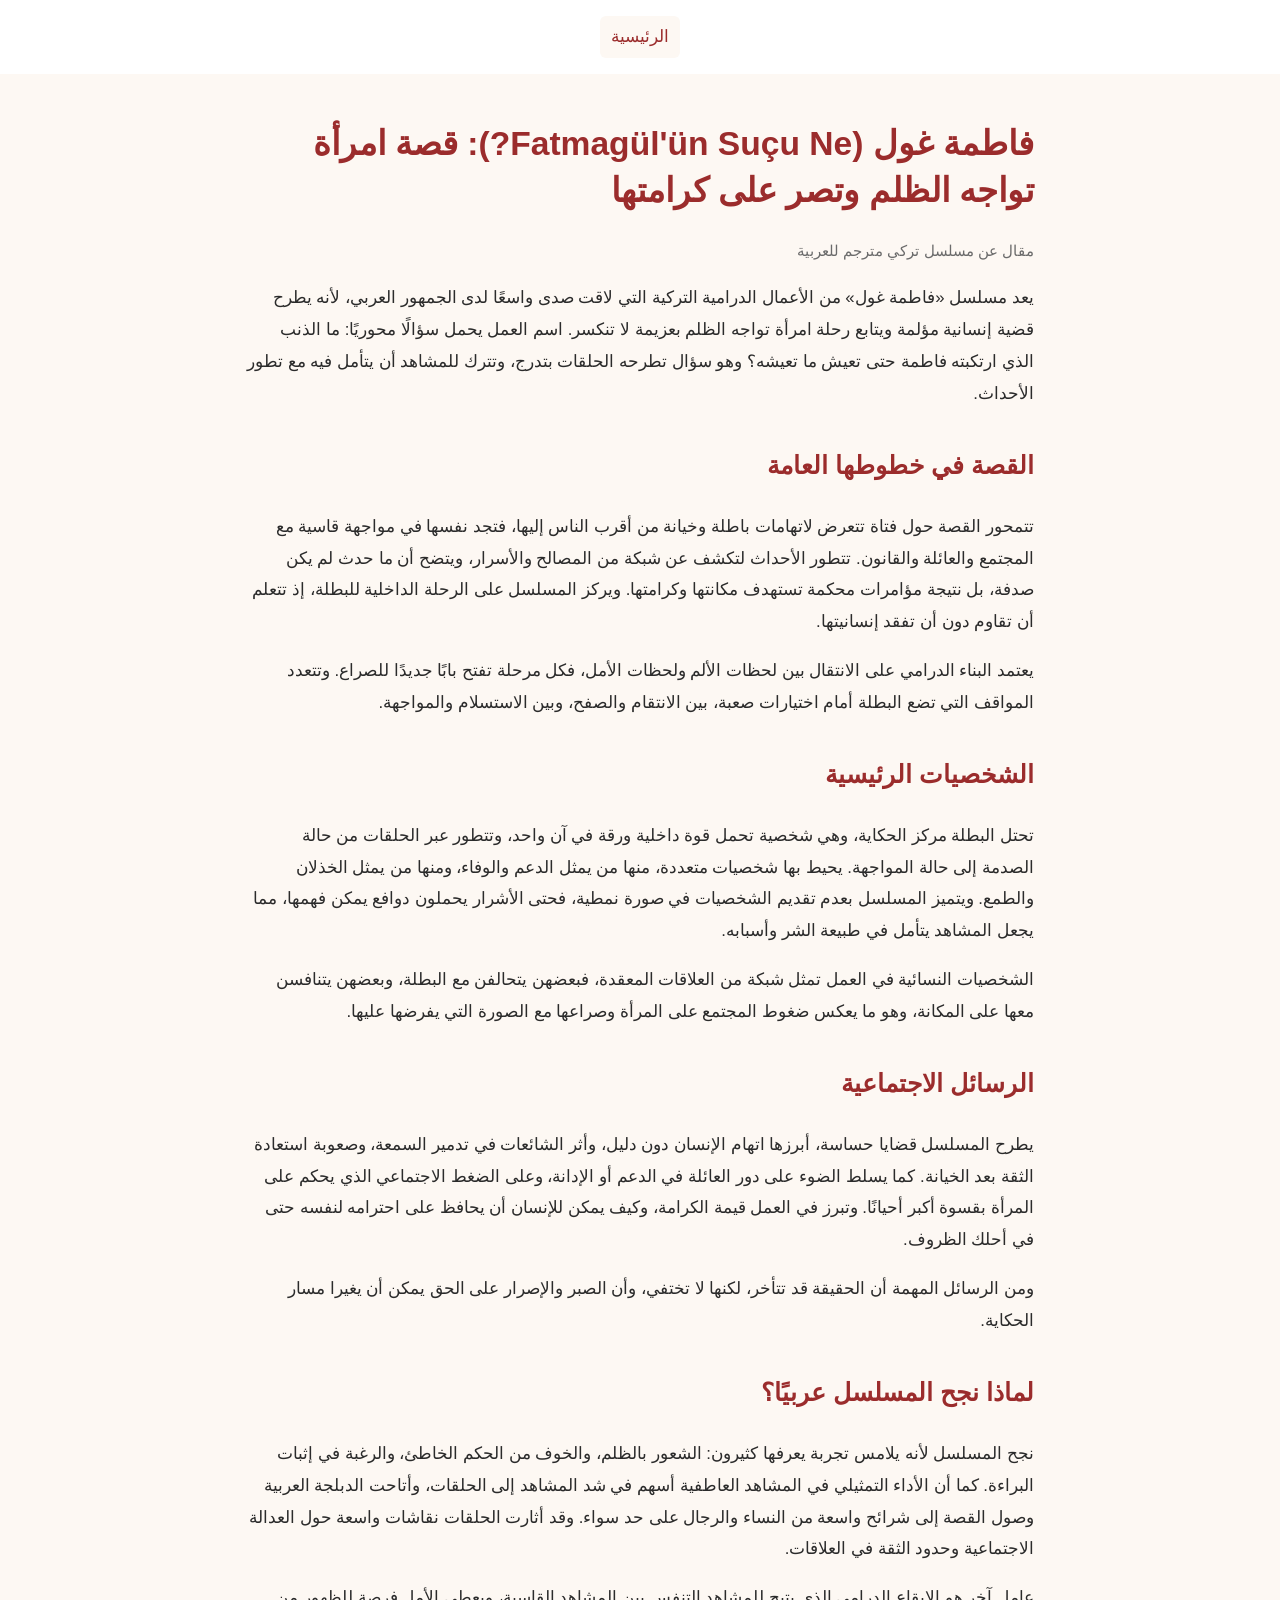
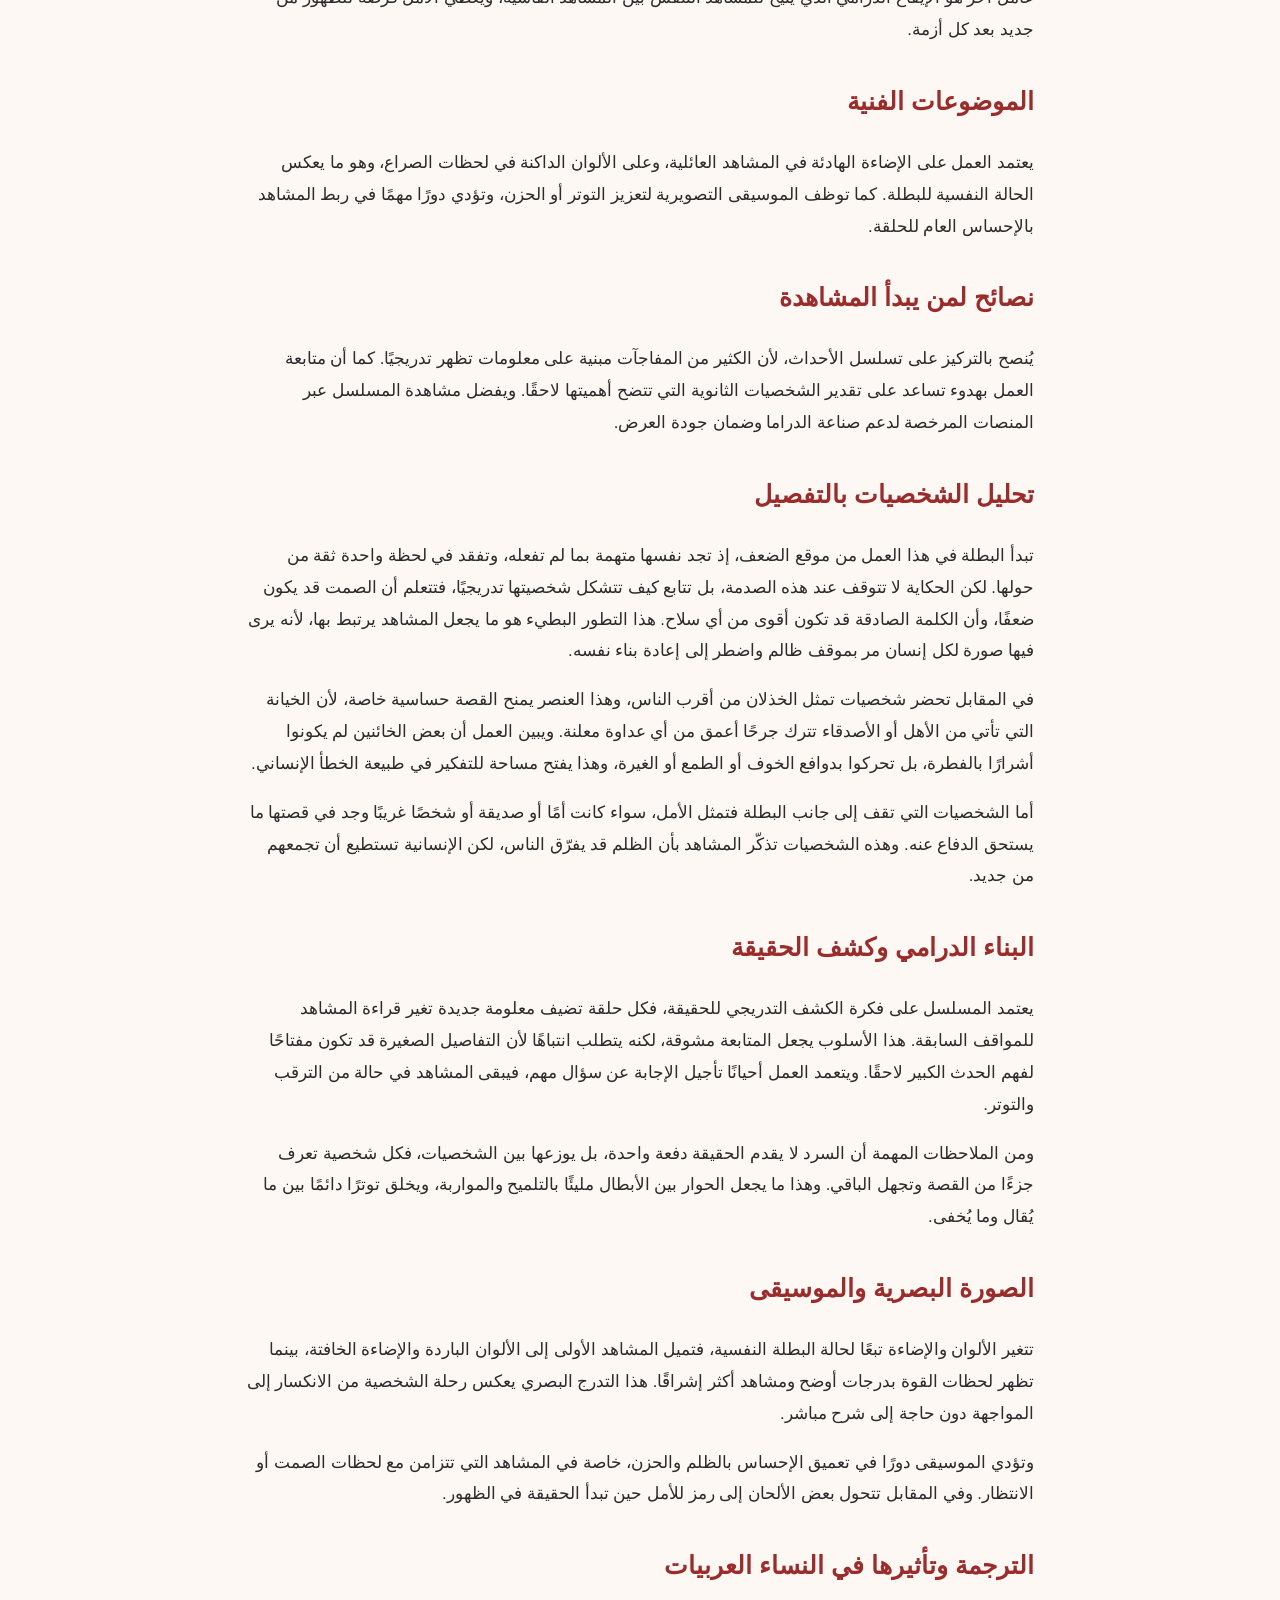
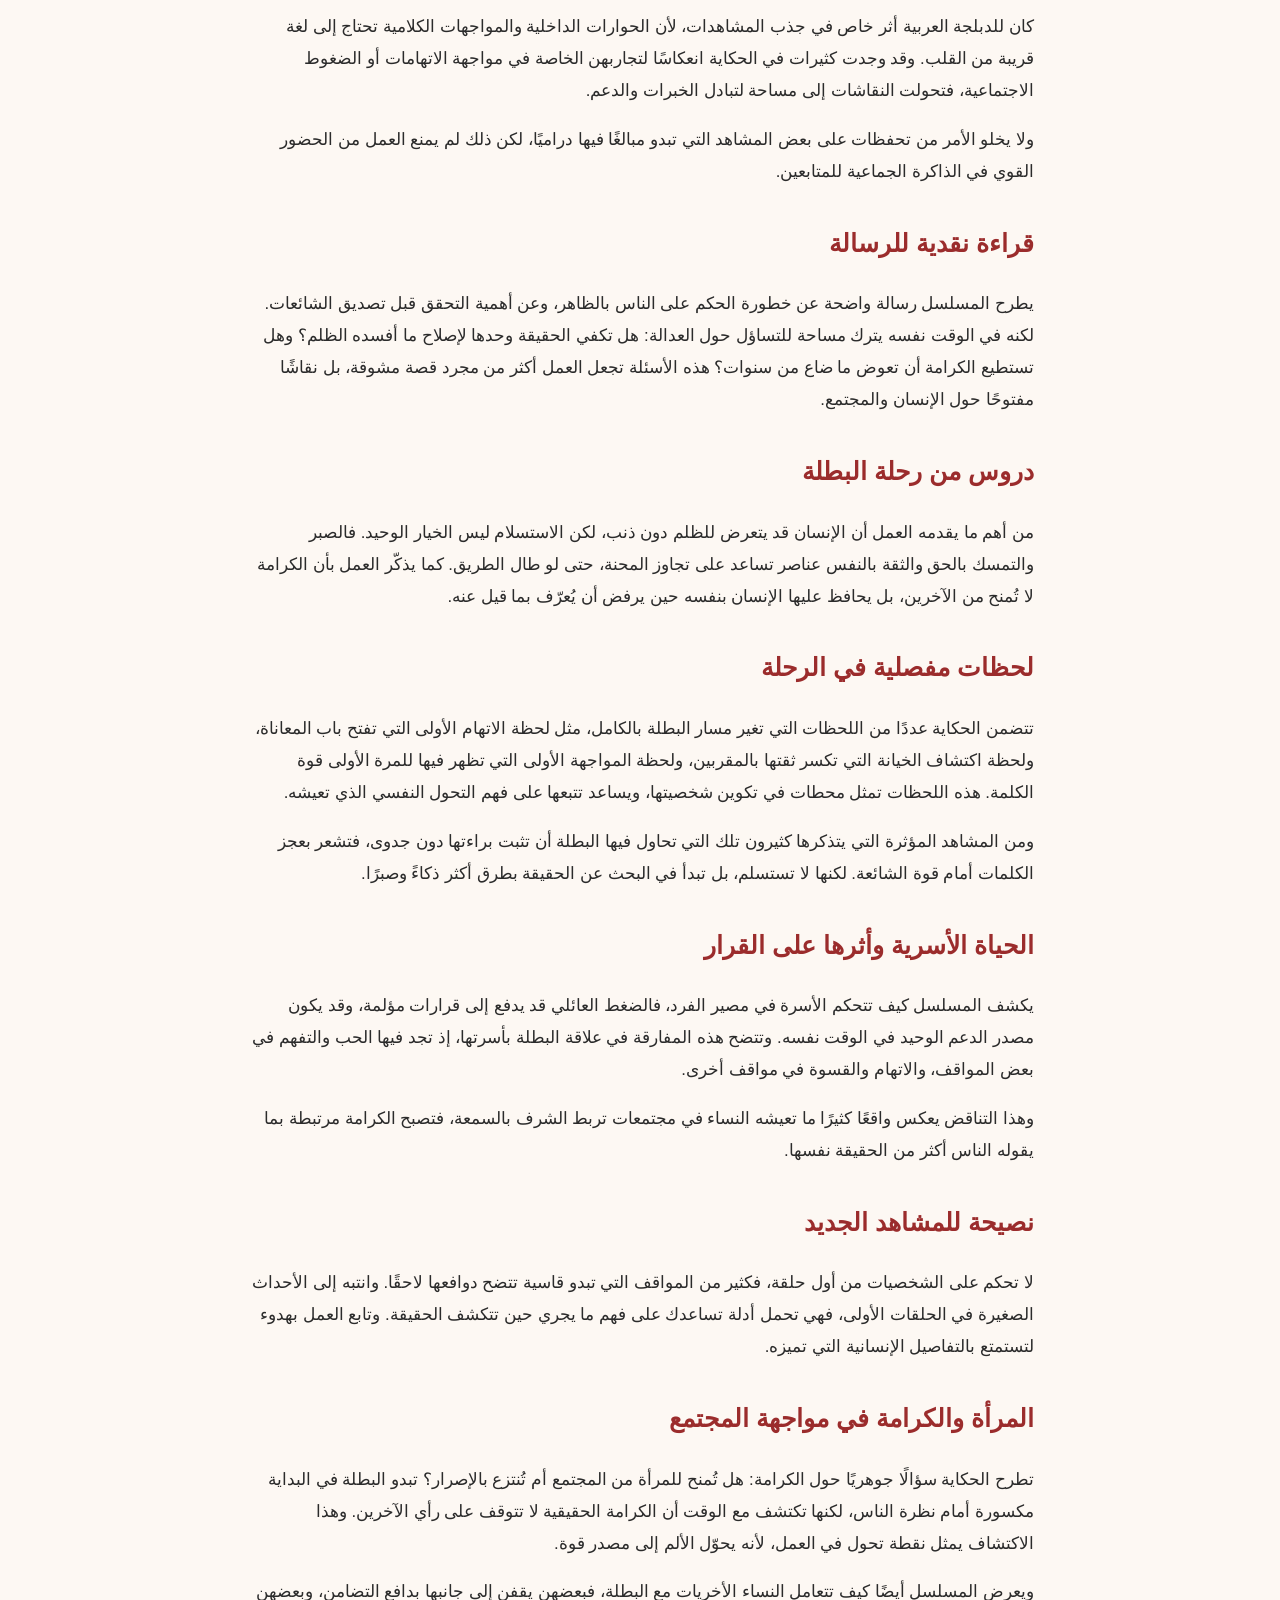
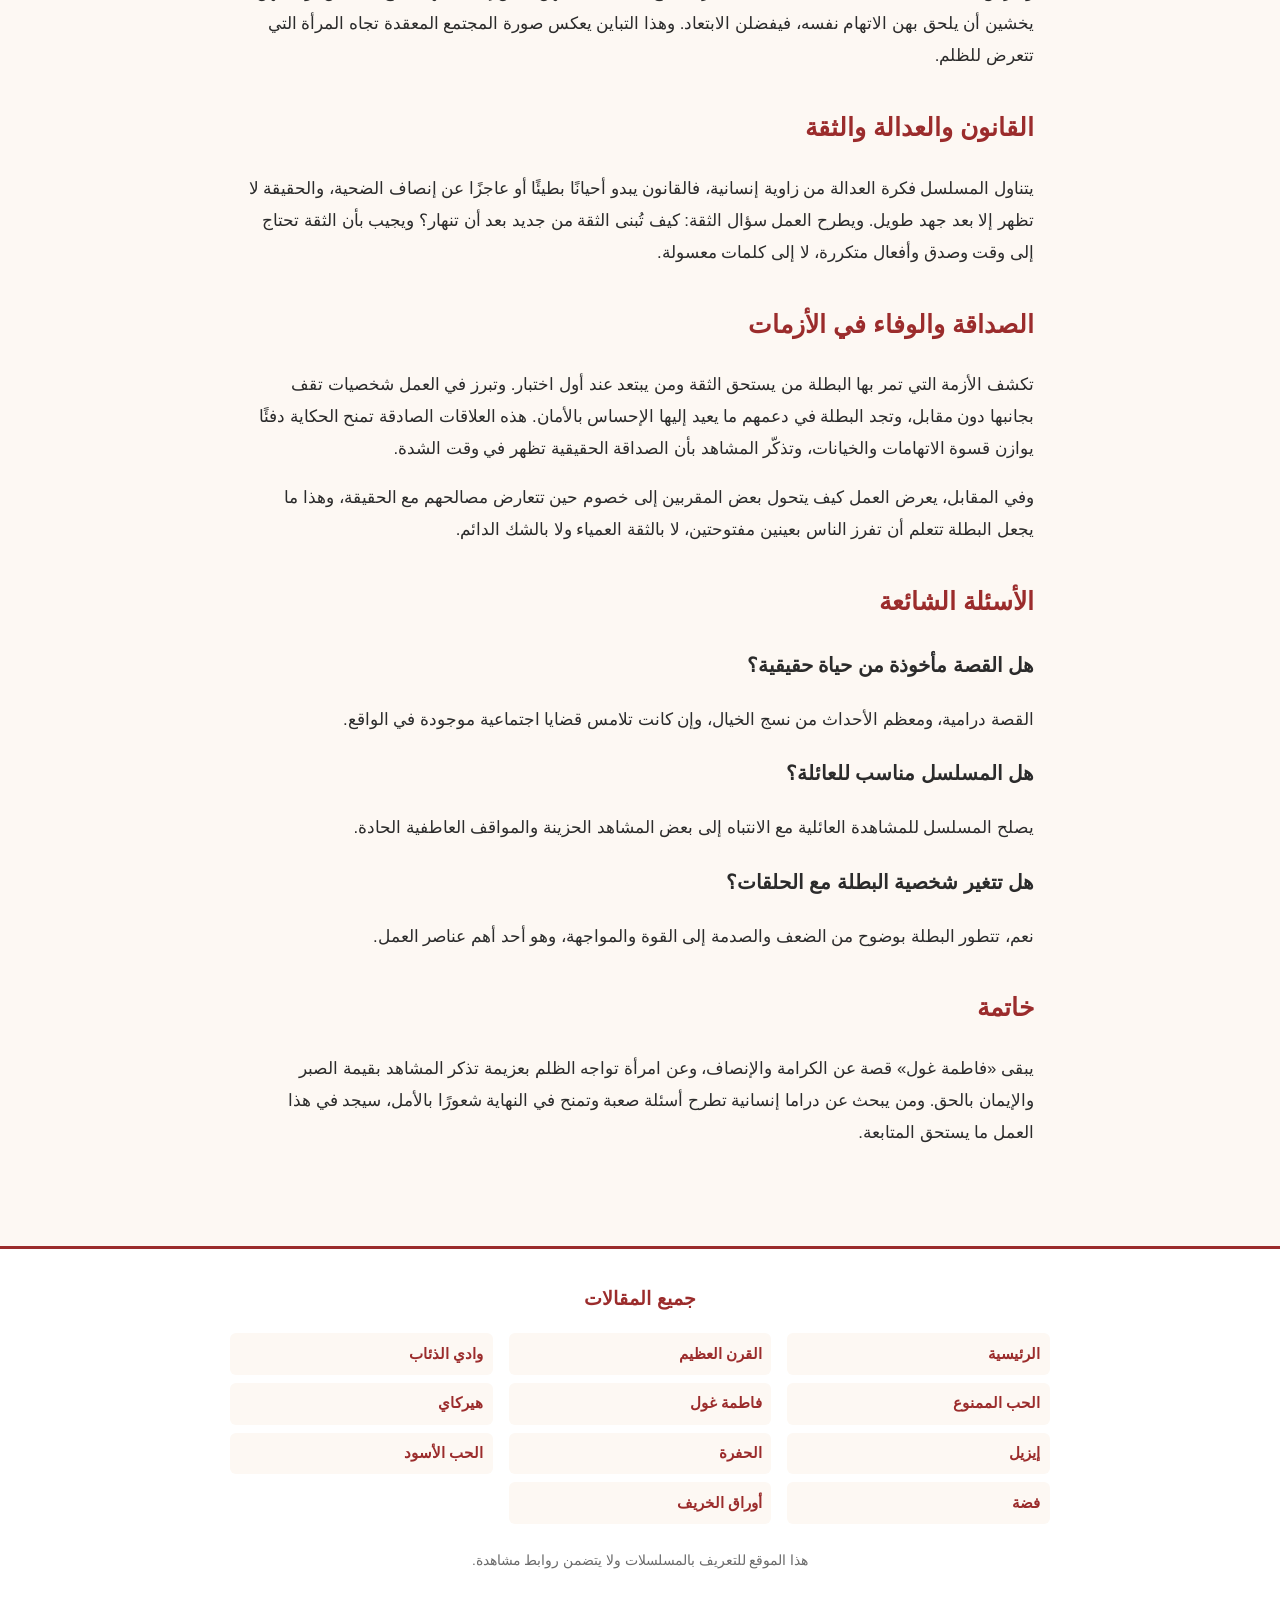
<file: fatmagul.html>
<!doctype html>
<html lang="ar" dir="rtl">
<head>
  <meta charset="utf-8">
  <meta name="viewport" content="width=device-width, initial-scale=1">
  <title>فاطمة غول - مسلسل تركي عن الظلم والكرامة</title>
  <meta name="description" content="مقال مفصل عن مسلسل فاطمة غول التركي: القصة، الشخصيات، الرسائل الاجتماعية، وأسباب نجاحه عربيًا.">
  <link rel="stylesheet" href="style.css">
</head>
<body>
<header>
  <nav>
    <ul>
      <li><a href="index.html">الرئيسية</a></li>
    </ul>
  </nav>
</header>

<main>
  <h1>فاطمة غول (Fatmagül'ün Suçu Ne?): قصة امرأة تواجه الظلم وتصر على كرامتها</h1>
  <p class="meta">مقال عن مسلسل تركي مترجم للعربية</p>

  <p>يعد مسلسل «فاطمة غول» من الأعمال الدرامية التركية التي لاقت صدى واسعًا لدى الجمهور العربي، لأنه يطرح قضية إنسانية مؤلمة ويتابع رحلة امرأة تواجه الظلم بعزيمة لا تنكسر. اسم العمل يحمل سؤالًا محوريًا: ما الذنب الذي ارتكبته فاطمة حتى تعيش ما تعيشه؟ وهو سؤال تطرحه الحلقات بتدرج، وتترك للمشاهد أن يتأمل فيه مع تطور الأحداث.</p>

  <h2>القصة في خطوطها العامة</h2>
  <p>تتمحور القصة حول فتاة تتعرض لاتهامات باطلة وخيانة من أقرب الناس إليها، فتجد نفسها في مواجهة قاسية مع المجتمع والعائلة والقانون. تتطور الأحداث لتكشف عن شبكة من المصالح والأسرار، ويتضح أن ما حدث لم يكن صدفة، بل نتيجة مؤامرات محكمة تستهدف مكانتها وكرامتها. ويركز المسلسل على الرحلة الداخلية للبطلة، إذ تتعلم أن تقاوم دون أن تفقد إنسانيتها.</p>
  <p>يعتمد البناء الدرامي على الانتقال بين لحظات الألم ولحظات الأمل، فكل مرحلة تفتح بابًا جديدًا للصراع. وتتعدد المواقف التي تضع البطلة أمام اختيارات صعبة، بين الانتقام والصفح، وبين الاستسلام والمواجهة.</p>

  <h2>الشخصيات الرئيسية</h2>
  <p>تحتل البطلة مركز الحكاية، وهي شخصية تحمل قوة داخلية ورقة في آن واحد، وتتطور عبر الحلقات من حالة الصدمة إلى حالة المواجهة. يحيط بها شخصيات متعددة، منها من يمثل الدعم والوفاء، ومنها من يمثل الخذلان والطمع. ويتميز المسلسل بعدم تقديم الشخصيات في صورة نمطية، فحتى الأشرار يحملون دوافع يمكن فهمها، مما يجعل المشاهد يتأمل في طبيعة الشر وأسبابه.</p>
  <p>الشخصيات النسائية في العمل تمثل شبكة من العلاقات المعقدة، فبعضهن يتحالفن مع البطلة، وبعضهن يتنافسن معها على المكانة، وهو ما يعكس ضغوط المجتمع على المرأة وصراعها مع الصورة التي يفرضها عليها.</p>

  <h2>الرسائل الاجتماعية</h2>
  <p>يطرح المسلسل قضايا حساسة، أبرزها اتهام الإنسان دون دليل، وأثر الشائعات في تدمير السمعة، وصعوبة استعادة الثقة بعد الخيانة. كما يسلط الضوء على دور العائلة في الدعم أو الإدانة، وعلى الضغط الاجتماعي الذي يحكم على المرأة بقسوة أكبر أحيانًا. وتبرز في العمل قيمة الكرامة، وكيف يمكن للإنسان أن يحافظ على احترامه لنفسه حتى في أحلك الظروف.</p>
  <p>ومن الرسائل المهمة أن الحقيقة قد تتأخر، لكنها لا تختفي، وأن الصبر والإصرار على الحق يمكن أن يغيرا مسار الحكاية.</p>

  <h2>لماذا نجح المسلسل عربيًا؟</h2>
  <p>نجح المسلسل لأنه يلامس تجربة يعرفها كثيرون: الشعور بالظلم، والخوف من الحكم الخاطئ، والرغبة في إثبات البراءة. كما أن الأداء التمثيلي في المشاهد العاطفية أسهم في شد المشاهد إلى الحلقات، وأتاحت الدبلجة العربية وصول القصة إلى شرائح واسعة من النساء والرجال على حد سواء. وقد أثارت الحلقات نقاشات واسعة حول العدالة الاجتماعية وحدود الثقة في العلاقات.</p>
  <p>عامل آخر هو الإيقاع الدرامي الذي يتيح للمشاهد التنفس بين المشاهد القاسية، ويعطي الأمل فرصة للظهور من جديد بعد كل أزمة.</p>

  <h2>الموضوعات الفنية</h2>
  <p>يعتمد العمل على الإضاءة الهادئة في المشاهد العائلية، وعلى الألوان الداكنة في لحظات الصراع، وهو ما يعكس الحالة النفسية للبطلة. كما توظف الموسيقى التصويرية لتعزيز التوتر أو الحزن، وتؤدي دورًا مهمًا في ربط المشاهد بالإحساس العام للحلقة.</p>

  <h2>نصائح لمن يبدأ المشاهدة</h2>
  <p>يُنصح بالتركيز على تسلسل الأحداث، لأن الكثير من المفاجآت مبنية على معلومات تظهر تدريجيًا. كما أن متابعة العمل بهدوء تساعد على تقدير الشخصيات الثانوية التي تتضح أهميتها لاحقًا. ويفضل مشاهدة المسلسل عبر المنصات المرخصة لدعم صناعة الدراما وضمان جودة العرض.</p>

  <h2>تحليل الشخصيات بالتفصيل</h2>
  <p>تبدأ البطلة في هذا العمل من موقع الضعف، إذ تجد نفسها متهمة بما لم تفعله، وتفقد في لحظة واحدة ثقة من حولها. لكن الحكاية لا تتوقف عند هذه الصدمة، بل تتابع كيف تتشكل شخصيتها تدريجيًا، فتتعلم أن الصمت قد يكون ضعفًا، وأن الكلمة الصادقة قد تكون أقوى من أي سلاح. هذا التطور البطيء هو ما يجعل المشاهد يرتبط بها، لأنه يرى فيها صورة لكل إنسان مر بموقف ظالم واضطر إلى إعادة بناء نفسه.</p>
  <p>في المقابل تحضر شخصيات تمثل الخذلان من أقرب الناس، وهذا العنصر يمنح القصة حساسية خاصة، لأن الخيانة التي تأتي من الأهل أو الأصدقاء تترك جرحًا أعمق من أي عداوة معلنة. ويبين العمل أن بعض الخائنين لم يكونوا أشرارًا بالفطرة، بل تحركوا بدوافع الخوف أو الطمع أو الغيرة، وهذا يفتح مساحة للتفكير في طبيعة الخطأ الإنساني.</p>
  <p>أما الشخصيات التي تقف إلى جانب البطلة فتمثل الأمل، سواء كانت أمًا أو صديقة أو شخصًا غريبًا وجد في قصتها ما يستحق الدفاع عنه. وهذه الشخصيات تذكّر المشاهد بأن الظلم قد يفرّق الناس، لكن الإنسانية تستطيع أن تجمعهم من جديد.</p>

  <h2>البناء الدرامي وكشف الحقيقة</h2>
  <p>يعتمد المسلسل على فكرة الكشف التدريجي للحقيقة، فكل حلقة تضيف معلومة جديدة تغير قراءة المشاهد للمواقف السابقة. هذا الأسلوب يجعل المتابعة مشوقة، لكنه يتطلب انتباهًا لأن التفاصيل الصغيرة قد تكون مفتاحًا لفهم الحدث الكبير لاحقًا. ويتعمد العمل أحيانًا تأجيل الإجابة عن سؤال مهم، فيبقى المشاهد في حالة من الترقب والتوتر.</p>
  <p>ومن الملاحظات المهمة أن السرد لا يقدم الحقيقة دفعة واحدة، بل يوزعها بين الشخصيات، فكل شخصية تعرف جزءًا من القصة وتجهل الباقي. وهذا ما يجعل الحوار بين الأبطال مليئًا بالتلميح والمواربة، ويخلق توترًا دائمًا بين ما يُقال وما يُخفى.</p>

  <h2>الصورة البصرية والموسيقى</h2>
  <p>تتغير الألوان والإضاءة تبعًا لحالة البطلة النفسية، فتميل المشاهد الأولى إلى الألوان الباردة والإضاءة الخافتة، بينما تظهر لحظات القوة بدرجات أوضح ومشاهد أكثر إشراقًا. هذا التدرج البصري يعكس رحلة الشخصية من الانكسار إلى المواجهة دون حاجة إلى شرح مباشر.</p>
  <p>وتؤدي الموسيقى دورًا في تعميق الإحساس بالظلم والحزن، خاصة في المشاهد التي تتزامن مع لحظات الصمت أو الانتظار. وفي المقابل تتحول بعض الألحان إلى رمز للأمل حين تبدأ الحقيقة في الظهور.</p>

  <h2>الترجمة وتأثيرها في النساء العربيات</h2>
  <p>كان للدبلجة العربية أثر خاص في جذب المشاهدات، لأن الحوارات الداخلية والمواجهات الكلامية تحتاج إلى لغة قريبة من القلب. وقد وجدت كثيرات في الحكاية انعكاسًا لتجاربهن الخاصة في مواجهة الاتهامات أو الضغوط الاجتماعية، فتحولت النقاشات إلى مساحة لتبادل الخبرات والدعم.</p>
  <p>ولا يخلو الأمر من تحفظات على بعض المشاهد التي تبدو مبالغًا فيها دراميًا، لكن ذلك لم يمنع العمل من الحضور القوي في الذاكرة الجماعية للمتابعين.</p>

  <h2>قراءة نقدية للرسالة</h2>
  <p>يطرح المسلسل رسالة واضحة عن خطورة الحكم على الناس بالظاهر، وعن أهمية التحقق قبل تصديق الشائعات. لكنه في الوقت نفسه يترك مساحة للتساؤل حول العدالة: هل تكفي الحقيقة وحدها لإصلاح ما أفسده الظلم؟ وهل تستطيع الكرامة أن تعوض ما ضاع من سنوات؟ هذه الأسئلة تجعل العمل أكثر من مجرد قصة مشوقة، بل نقاشًا مفتوحًا حول الإنسان والمجتمع.</p>

  <h2>دروس من رحلة البطلة</h2>
  <p>من أهم ما يقدمه العمل أن الإنسان قد يتعرض للظلم دون ذنب، لكن الاستسلام ليس الخيار الوحيد. فالصبر والتمسك بالحق والثقة بالنفس عناصر تساعد على تجاوز المحنة، حتى لو طال الطريق. كما يذكّر العمل بأن الكرامة لا تُمنح من الآخرين، بل يحافظ عليها الإنسان بنفسه حين يرفض أن يُعرّف بما قيل عنه.</p>

  <h2>لحظات مفصلية في الرحلة</h2>
  <p>تتضمن الحكاية عددًا من اللحظات التي تغير مسار البطلة بالكامل، مثل لحظة الاتهام الأولى التي تفتح باب المعاناة، ولحظة اكتشاف الخيانة التي تكسر ثقتها بالمقربين، ولحظة المواجهة الأولى التي تظهر فيها للمرة الأولى قوة الكلمة. هذه اللحظات تمثل محطات في تكوين شخصيتها، ويساعد تتبعها على فهم التحول النفسي الذي تعيشه.</p>
  <p>ومن المشاهد المؤثرة التي يتذكرها كثيرون تلك التي تحاول فيها البطلة أن تثبت براءتها دون جدوى، فتشعر بعجز الكلمات أمام قوة الشائعة. لكنها لا تستسلم، بل تبدأ في البحث عن الحقيقة بطرق أكثر ذكاءً وصبرًا.</p>

  <h2>الحياة الأسرية وأثرها على القرار</h2>
  <p>يكشف المسلسل كيف تتحكم الأسرة في مصير الفرد، فالضغط العائلي قد يدفع إلى قرارات مؤلمة، وقد يكون مصدر الدعم الوحيد في الوقت نفسه. وتتضح هذه المفارقة في علاقة البطلة بأسرتها، إذ تجد فيها الحب والتفهم في بعض المواقف، والاتهام والقسوة في مواقف أخرى.</p>
  <p>وهذا التناقض يعكس واقعًا كثيرًا ما تعيشه النساء في مجتمعات تربط الشرف بالسمعة، فتصبح الكرامة مرتبطة بما يقوله الناس أكثر من الحقيقة نفسها.</p>

  <h2>نصيحة للمشاهد الجديد</h2>
  <p>لا تحكم على الشخصيات من أول حلقة، فكثير من المواقف التي تبدو قاسية تتضح دوافعها لاحقًا. وانتبه إلى الأحداث الصغيرة في الحلقات الأولى، فهي تحمل أدلة تساعدك على فهم ما يجري حين تتكشف الحقيقة. وتابع العمل بهدوء لتستمتع بالتفاصيل الإنسانية التي تميزه.</p>

  <h2>المرأة والكرامة في مواجهة المجتمع</h2>
  <p>تطرح الحكاية سؤالًا جوهريًا حول الكرامة: هل تُمنح للمرأة من المجتمع أم تُنتزع بالإصرار؟ تبدو البطلة في البداية مكسورة أمام نظرة الناس، لكنها تكتشف مع الوقت أن الكرامة الحقيقية لا تتوقف على رأي الآخرين. وهذا الاكتشاف يمثل نقطة تحول في العمل، لأنه يحوّل الألم إلى مصدر قوة.</p>
  <p>ويعرض المسلسل أيضًا كيف تتعامل النساء الأخريات مع البطلة، فبعضهن يقفن إلى جانبها بدافع التضامن، وبعضهن يخشين أن يلحق بهن الاتهام نفسه، فيفضلن الابتعاد. وهذا التباين يعكس صورة المجتمع المعقدة تجاه المرأة التي تتعرض للظلم.</p>

  <h2>القانون والعدالة والثقة</h2>
  <p>يتناول المسلسل فكرة العدالة من زاوية إنسانية، فالقانون يبدو أحيانًا بطيئًا أو عاجزًا عن إنصاف الضحية، والحقيقة لا تظهر إلا بعد جهد طويل. ويطرح العمل سؤال الثقة: كيف تُبنى الثقة من جديد بعد أن تنهار؟ ويجيب بأن الثقة تحتاج إلى وقت وصدق وأفعال متكررة، لا إلى كلمات معسولة.</p>

  <h2>الصداقة والوفاء في الأزمات</h2>
  <p>تكشف الأزمة التي تمر بها البطلة من يستحق الثقة ومن يبتعد عند أول اختبار. وتبرز في العمل شخصيات تقف بجانبها دون مقابل، وتجد البطلة في دعمهم ما يعيد إليها الإحساس بالأمان. هذه العلاقات الصادقة تمنح الحكاية دفئًا يوازن قسوة الاتهامات والخيانات، وتذكّر المشاهد بأن الصداقة الحقيقية تظهر في وقت الشدة.</p>
  <p>وفي المقابل، يعرض العمل كيف يتحول بعض المقربين إلى خصوم حين تتعارض مصالحهم مع الحقيقة، وهذا ما يجعل البطلة تتعلم أن تفرز الناس بعينين مفتوحتين، لا بالثقة العمياء ولا بالشك الدائم.</p>

  <h2>الأسئلة الشائعة</h2>
  <h3>هل القصة مأخوذة من حياة حقيقية؟</h3>
  <p>القصة درامية، ومعظم الأحداث من نسج الخيال، وإن كانت تلامس قضايا اجتماعية موجودة في الواقع.</p>
  <h3>هل المسلسل مناسب للعائلة؟</h3>
  <p>يصلح المسلسل للمشاهدة العائلية مع الانتباه إلى بعض المشاهد الحزينة والمواقف العاطفية الحادة.</p>
  <h3>هل تتغير شخصية البطلة مع الحلقات؟</h3>
  <p>نعم، تتطور البطلة بوضوح من الضعف والصدمة إلى القوة والمواجهة، وهو أحد أهم عناصر العمل.</p>

  <h2>خاتمة</h2>
  <p>يبقى «فاطمة غول» قصة عن الكرامة والإنصاف، وعن امرأة تواجه الظلم بعزيمة تذكر المشاهد بقيمة الصبر والإيمان بالحق. ومن يبحث عن دراما إنسانية تطرح أسئلة صعبة وتمنح في النهاية شعورًا بالأمل، سيجد في هذا العمل ما يستحق المتابعة.</p>
</main>

<footer class="site-footer">
  <h2>جميع المقالات</h2>
  <ul class="footer-links">
    <li><a href="index.html">الرئيسية</a></li>
    <li><a href="muhtesem-yuzyil.html">القرن العظيم</a></li>
    <li><a href="kurtlar-vadisi.html">وادي الذئاب</a></li>
    <li><a href="ask-i-memnu.html">الحب الممنوع</a></li>
    <li><a href="fatmagul.html">فاطمة غول</a></li>
    <li><a href="hercai.html">هيركاي</a></li>
    <li><a href="ezel.html">إيزيل</a></li>
    <li><a href="cukur.html">الحفرة</a></li>
    <li><a href="kara-sevda.html">الحب الأسود</a></li>
    <li><a href="gumus.html">فضة</a></li>
    <li><a href="yaprak-dokumu.html">أوراق الخريف</a></li>
  </ul>
  <p class="copy">هذا الموقع للتعريف بالمسلسلات ولا يتضمن روابط مشاهدة.</p>
</footer>
</body>
</html>
</file>
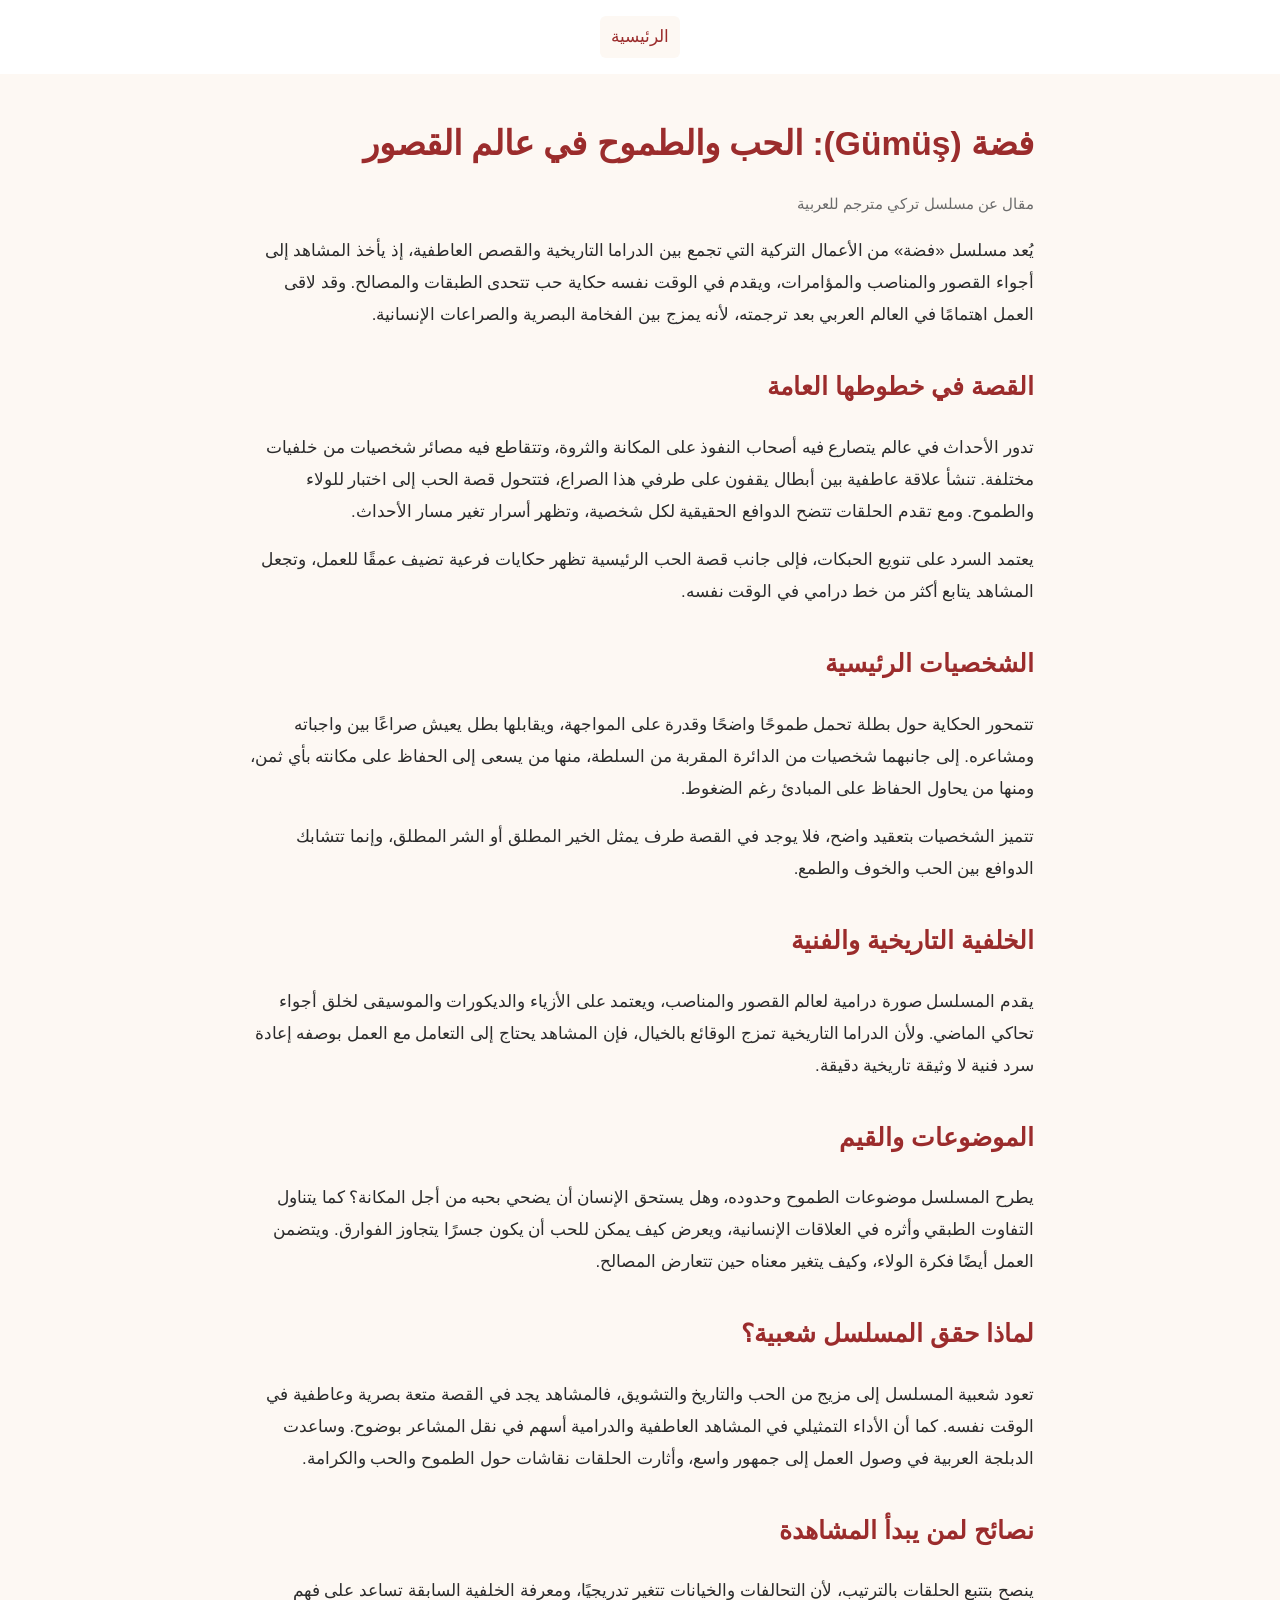
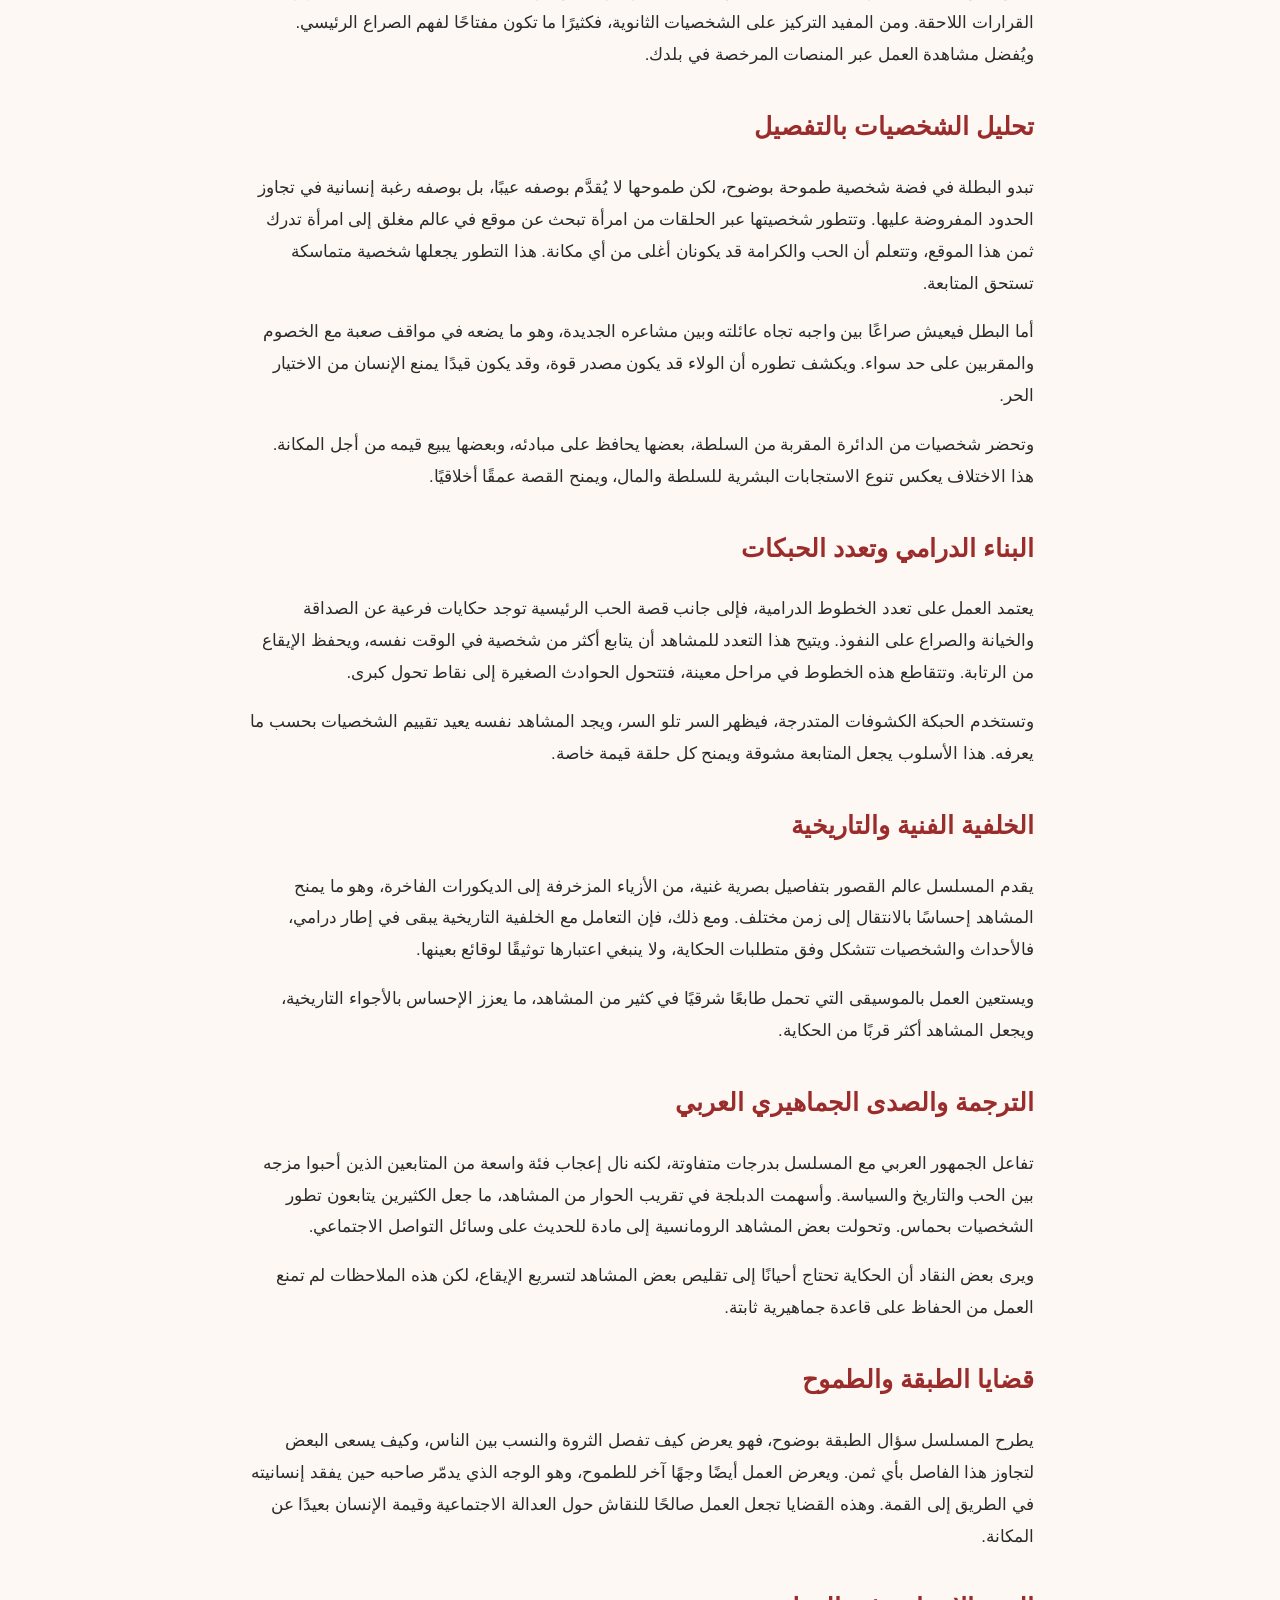
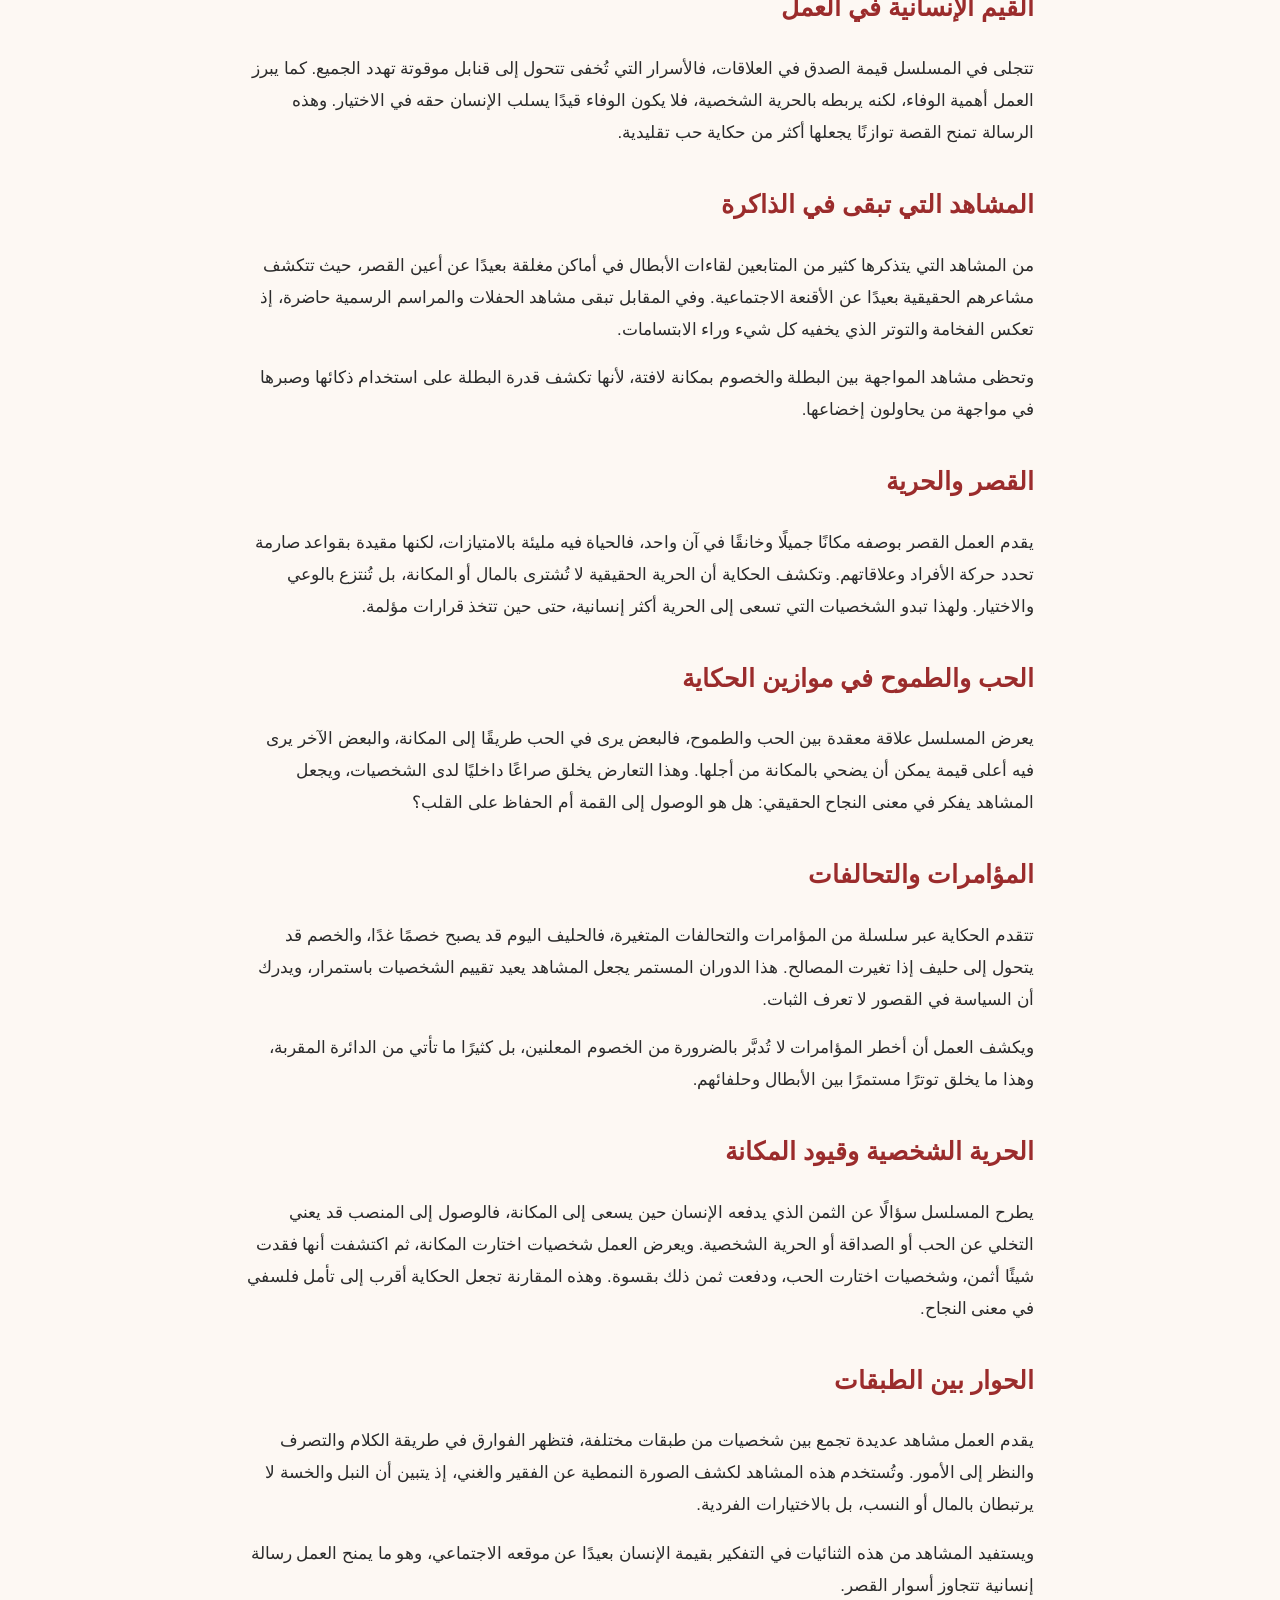
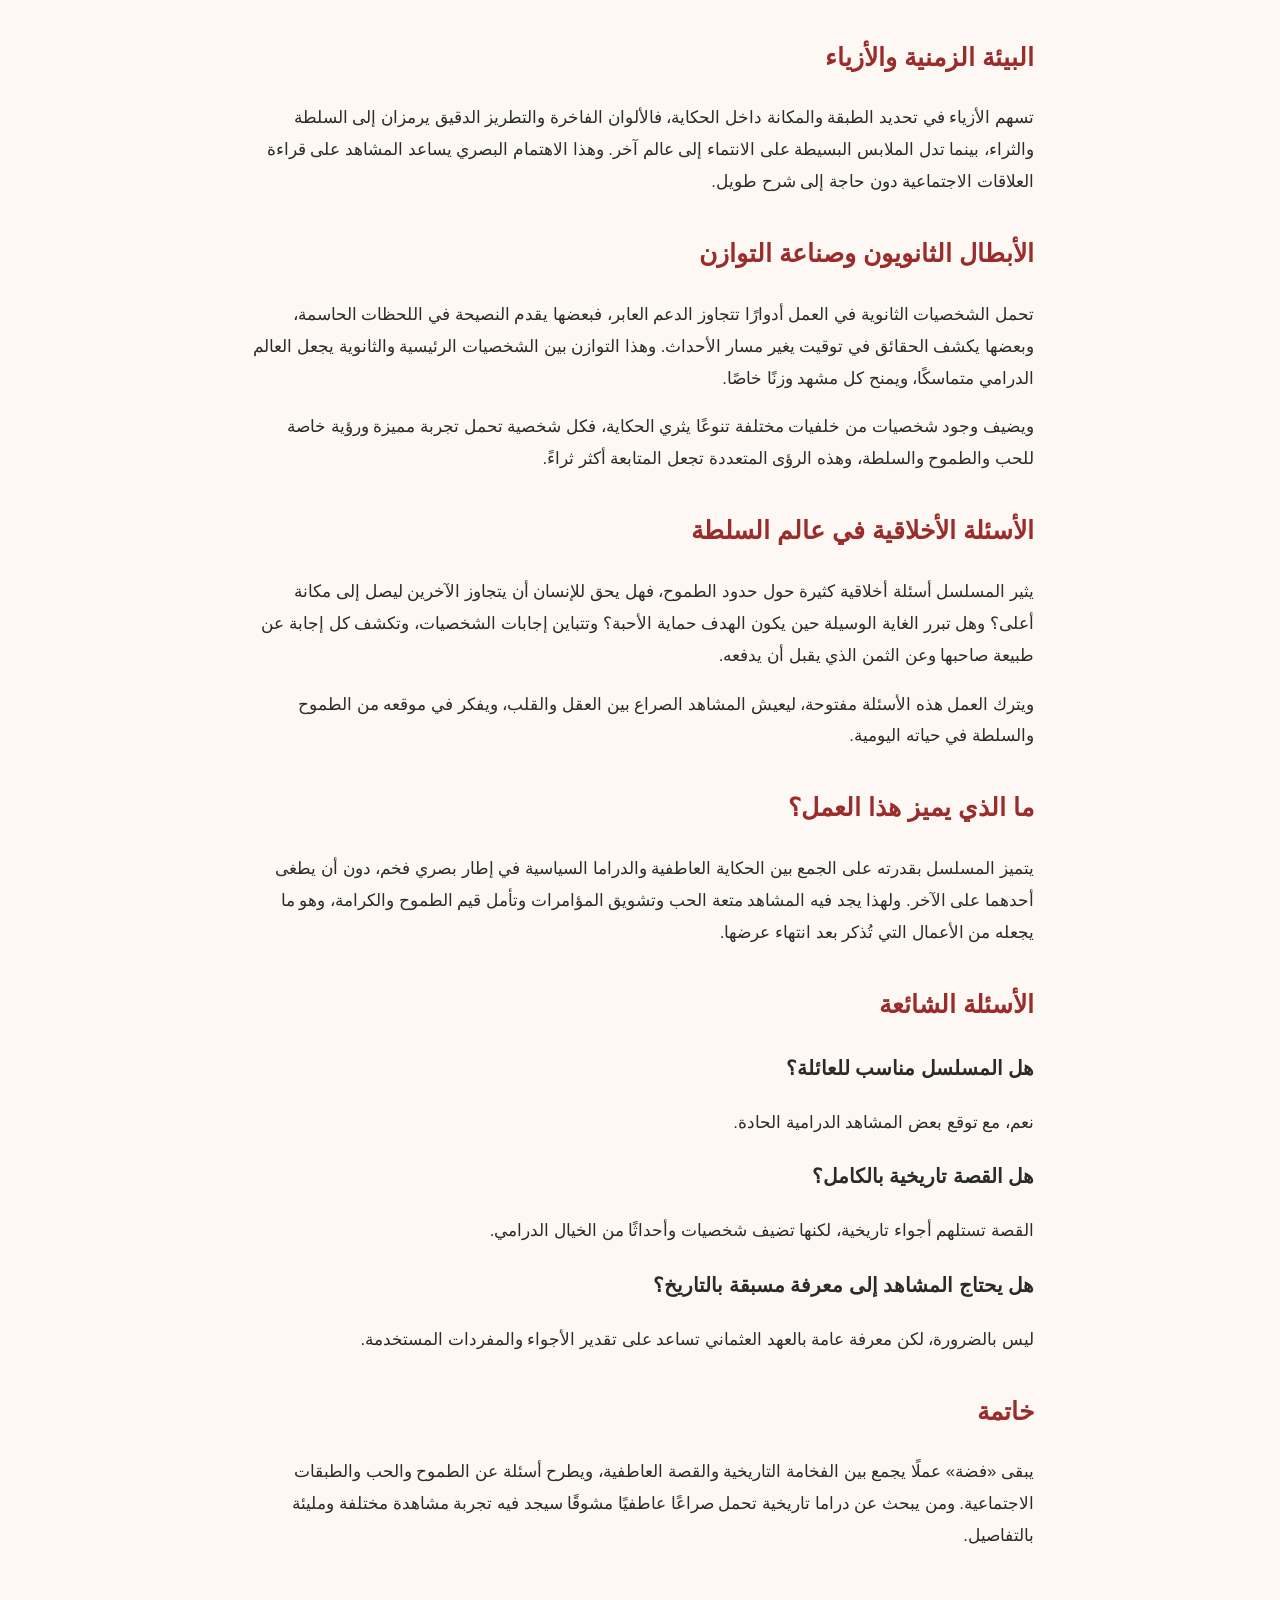
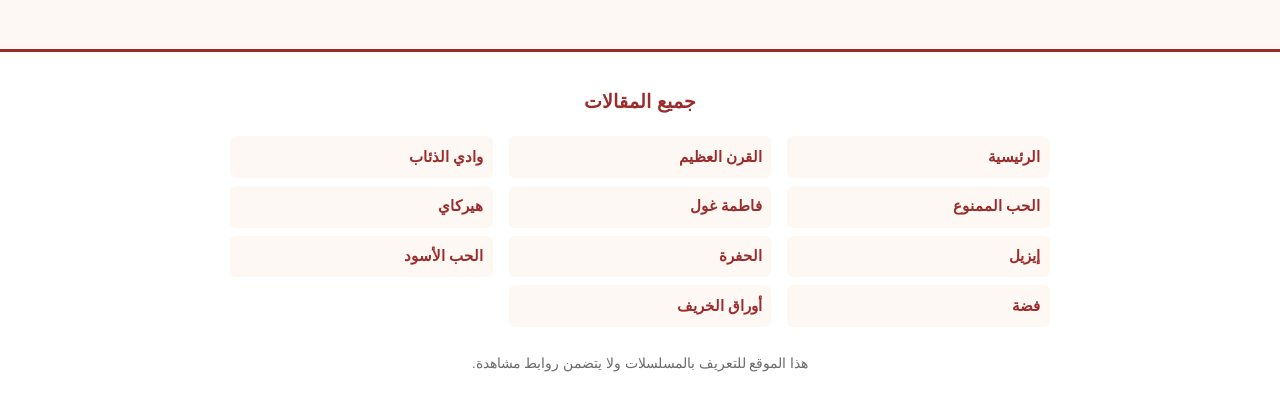
<file: gumus.html>
<!doctype html>
<html lang="ar" dir="rtl">
<head>
  <meta charset="utf-8">
  <meta name="viewport" content="width=device-width, initial-scale=1">
  <title>فضة - مسلسل تركي تاريخي</title>
  <meta name="description" content="مقال مفصل عن مسلسل فضة (Gümüş) التركي: القصة، الشخصيات، الخلفية، وأسباب نجاحه عربيًا.">
  <link rel="stylesheet" href="style.css">
</head>
<body>
<header>
  <nav>
    <ul>
      <li><a href="index.html">الرئيسية</a></li>
    </ul>
  </nav>
</header>

<main>
  <h1>فضة (Gümüş): الحب والطموح في عالم القصور</h1>
  <p class="meta">مقال عن مسلسل تركي مترجم للعربية</p>

  <p>يُعد مسلسل «فضة» من الأعمال التركية التي تجمع بين الدراما التاريخية والقصص العاطفية، إذ يأخذ المشاهد إلى أجواء القصور والمناصب والمؤامرات، ويقدم في الوقت نفسه حكاية حب تتحدى الطبقات والمصالح. وقد لاقى العمل اهتمامًا في العالم العربي بعد ترجمته، لأنه يمزج بين الفخامة البصرية والصراعات الإنسانية.</p>

  <h2>القصة في خطوطها العامة</h2>
  <p>تدور الأحداث في عالم يتصارع فيه أصحاب النفوذ على المكانة والثروة، وتتقاطع فيه مصائر شخصيات من خلفيات مختلفة. تنشأ علاقة عاطفية بين أبطال يقفون على طرفي هذا الصراع، فتتحول قصة الحب إلى اختبار للولاء والطموح. ومع تقدم الحلقات تتضح الدوافع الحقيقية لكل شخصية، وتظهر أسرار تغير مسار الأحداث.</p>
  <p>يعتمد السرد على تنويع الحبكات، فإلى جانب قصة الحب الرئيسية تظهر حكايات فرعية تضيف عمقًا للعمل، وتجعل المشاهد يتابع أكثر من خط درامي في الوقت نفسه.</p>

  <h2>الشخصيات الرئيسية</h2>
  <p>تتمحور الحكاية حول بطلة تحمل طموحًا واضحًا وقدرة على المواجهة، ويقابلها بطل يعيش صراعًا بين واجباته ومشاعره. إلى جانبهما شخصيات من الدائرة المقربة من السلطة، منها من يسعى إلى الحفاظ على مكانته بأي ثمن، ومنها من يحاول الحفاظ على المبادئ رغم الضغوط.</p>
  <p>تتميز الشخصيات بتعقيد واضح، فلا يوجد في القصة طرف يمثل الخير المطلق أو الشر المطلق، وإنما تتشابك الدوافع بين الحب والخوف والطمع.</p>

  <h2>الخلفية التاريخية والفنية</h2>
  <p>يقدم المسلسل صورة درامية لعالم القصور والمناصب، ويعتمد على الأزياء والديكورات والموسيقى لخلق أجواء تحاكي الماضي. ولأن الدراما التاريخية تمزج الوقائع بالخيال، فإن المشاهد يحتاج إلى التعامل مع العمل بوصفه إعادة سرد فنية لا وثيقة تاريخية دقيقة.</p>

  <h2>الموضوعات والقيم</h2>
  <p>يطرح المسلسل موضوعات الطموح وحدوده، وهل يستحق الإنسان أن يضحي بحبه من أجل المكانة؟ كما يتناول التفاوت الطبقي وأثره في العلاقات الإنسانية، ويعرض كيف يمكن للحب أن يكون جسرًا يتجاوز الفوارق. ويتضمن العمل أيضًا فكرة الولاء، وكيف يتغير معناه حين تتعارض المصالح.</p>

  <h2>لماذا حقق المسلسل شعبية؟</h2>
  <p>تعود شعبية المسلسل إلى مزيج من الحب والتاريخ والتشويق، فالمشاهد يجد في القصة متعة بصرية وعاطفية في الوقت نفسه. كما أن الأداء التمثيلي في المشاهد العاطفية والدرامية أسهم في نقل المشاعر بوضوح. وساعدت الدبلجة العربية في وصول العمل إلى جمهور واسع، وأثارت الحلقات نقاشات حول الطموح والحب والكرامة.</p>

  <h2>نصائح لمن يبدأ المشاهدة</h2>
  <p>ينصح بتتبع الحلقات بالترتيب، لأن التحالفات والخيانات تتغير تدريجيًا، ومعرفة الخلفية السابقة تساعد على فهم القرارات اللاحقة. ومن المفيد التركيز على الشخصيات الثانوية، فكثيرًا ما تكون مفتاحًا لفهم الصراع الرئيسي. ويُفضل مشاهدة العمل عبر المنصات المرخصة في بلدك.</p>

  <h2>تحليل الشخصيات بالتفصيل</h2>
  <p>تبدو البطلة في فضة شخصية طموحة بوضوح، لكن طموحها لا يُقدَّم بوصفه عيبًا، بل بوصفه رغبة إنسانية في تجاوز الحدود المفروضة عليها. وتتطور شخصيتها عبر الحلقات من امرأة تبحث عن موقع في عالم مغلق إلى امرأة تدرك ثمن هذا الموقع، وتتعلم أن الحب والكرامة قد يكونان أغلى من أي مكانة. هذا التطور يجعلها شخصية متماسكة تستحق المتابعة.</p>
  <p>أما البطل فيعيش صراعًا بين واجبه تجاه عائلته وبين مشاعره الجديدة، وهو ما يضعه في مواقف صعبة مع الخصوم والمقربين على حد سواء. ويكشف تطوره أن الولاء قد يكون مصدر قوة، وقد يكون قيدًا يمنع الإنسان من الاختيار الحر.</p>
  <p>وتحضر شخصيات من الدائرة المقربة من السلطة، بعضها يحافظ على مبادئه، وبعضها يبيع قيمه من أجل المكانة. هذا الاختلاف يعكس تنوع الاستجابات البشرية للسلطة والمال، ويمنح القصة عمقًا أخلاقيًا.</p>

  <h2>البناء الدرامي وتعدد الحبكات</h2>
  <p>يعتمد العمل على تعدد الخطوط الدرامية، فإلى جانب قصة الحب الرئيسية توجد حكايات فرعية عن الصداقة والخيانة والصراع على النفوذ. ويتيح هذا التعدد للمشاهد أن يتابع أكثر من شخصية في الوقت نفسه، ويحفظ الإيقاع من الرتابة. وتتقاطع هذه الخطوط في مراحل معينة، فتتحول الحوادث الصغيرة إلى نقاط تحول كبرى.</p>
  <p>وتستخدم الحبكة الكشوفات المتدرجة، فيظهر السر تلو السر، ويجد المشاهد نفسه يعيد تقييم الشخصيات بحسب ما يعرفه. هذا الأسلوب يجعل المتابعة مشوقة ويمنح كل حلقة قيمة خاصة.</p>

  <h2>الخلفية الفنية والتاريخية</h2>
  <p>يقدم المسلسل عالم القصور بتفاصيل بصرية غنية، من الأزياء المزخرفة إلى الديكورات الفاخرة، وهو ما يمنح المشاهد إحساسًا بالانتقال إلى زمن مختلف. ومع ذلك، فإن التعامل مع الخلفية التاريخية يبقى في إطار درامي، فالأحداث والشخصيات تتشكل وفق متطلبات الحكاية، ولا ينبغي اعتبارها توثيقًا لوقائع بعينها.</p>
  <p>ويستعين العمل بالموسيقى التي تحمل طابعًا شرقيًا في كثير من المشاهد، ما يعزز الإحساس بالأجواء التاريخية، ويجعل المشاهد أكثر قربًا من الحكاية.</p>

  <h2>الترجمة والصدى الجماهيري العربي</h2>
  <p>تفاعل الجمهور العربي مع المسلسل بدرجات متفاوتة، لكنه نال إعجاب فئة واسعة من المتابعين الذين أحبوا مزجه بين الحب والتاريخ والسياسة. وأسهمت الدبلجة في تقريب الحوار من المشاهد، ما جعل الكثيرين يتابعون تطور الشخصيات بحماس. وتحولت بعض المشاهد الرومانسية إلى مادة للحديث على وسائل التواصل الاجتماعي.</p>
  <p>ويرى بعض النقاد أن الحكاية تحتاج أحيانًا إلى تقليص بعض المشاهد لتسريع الإيقاع، لكن هذه الملاحظات لم تمنع العمل من الحفاظ على قاعدة جماهيرية ثابتة.</p>

  <h2>قضايا الطبقة والطموح</h2>
  <p>يطرح المسلسل سؤال الطبقة بوضوح، فهو يعرض كيف تفصل الثروة والنسب بين الناس، وكيف يسعى البعض لتجاوز هذا الفاصل بأي ثمن. ويعرض العمل أيضًا وجهًا آخر للطموح، وهو الوجه الذي يدمّر صاحبه حين يفقد إنسانيته في الطريق إلى القمة. وهذه القضايا تجعل العمل صالحًا للنقاش حول العدالة الاجتماعية وقيمة الإنسان بعيدًا عن المكانة.</p>

  <h2>القيم الإنسانية في العمل</h2>
  <p>تتجلى في المسلسل قيمة الصدق في العلاقات، فالأسرار التي تُخفى تتحول إلى قنابل موقوتة تهدد الجميع. كما يبرز العمل أهمية الوفاء، لكنه يربطه بالحرية الشخصية، فلا يكون الوفاء قيدًا يسلب الإنسان حقه في الاختيار. وهذه الرسالة تمنح القصة توازنًا يجعلها أكثر من حكاية حب تقليدية.</p>

  <h2>المشاهد التي تبقى في الذاكرة</h2>
  <p>من المشاهد التي يتذكرها كثير من المتابعين لقاءات الأبطال في أماكن مغلقة بعيدًا عن أعين القصر، حيث تتكشف مشاعرهم الحقيقية بعيدًا عن الأقنعة الاجتماعية. وفي المقابل تبقى مشاهد الحفلات والمراسم الرسمية حاضرة، إذ تعكس الفخامة والتوتر الذي يخفيه كل شيء وراء الابتسامات.</p>
  <p>وتحظى مشاهد المواجهة بين البطلة والخصوم بمكانة لافتة، لأنها تكشف قدرة البطلة على استخدام ذكائها وصبرها في مواجهة من يحاولون إخضاعها.</p>

  <h2>القصر والحرية</h2>
  <p>يقدم العمل القصر بوصفه مكانًا جميلًا وخانقًا في آن واحد، فالحياة فيه مليئة بالامتيازات، لكنها مقيدة بقواعد صارمة تحدد حركة الأفراد وعلاقاتهم. وتكشف الحكاية أن الحرية الحقيقية لا تُشترى بالمال أو المكانة، بل تُنتزع بالوعي والاختيار. ولهذا تبدو الشخصيات التي تسعى إلى الحرية أكثر إنسانية، حتى حين تتخذ قرارات مؤلمة.</p>

  <h2>الحب والطموح في موازين الحكاية</h2>
  <p>يعرض المسلسل علاقة معقدة بين الحب والطموح، فالبعض يرى في الحب طريقًا إلى المكانة، والبعض الآخر يرى فيه أعلى قيمة يمكن أن يضحي بالمكانة من أجلها. وهذا التعارض يخلق صراعًا داخليًا لدى الشخصيات، ويجعل المشاهد يفكر في معنى النجاح الحقيقي: هل هو الوصول إلى القمة أم الحفاظ على القلب؟</p>

  <h2>المؤامرات والتحالفات</h2>
  <p>تتقدم الحكاية عبر سلسلة من المؤامرات والتحالفات المتغيرة، فالحليف اليوم قد يصبح خصمًا غدًا، والخصم قد يتحول إلى حليف إذا تغيرت المصالح. هذا الدوران المستمر يجعل المشاهد يعيد تقييم الشخصيات باستمرار، ويدرك أن السياسة في القصور لا تعرف الثبات.</p>
  <p>ويكشف العمل أن أخطر المؤامرات لا تُدبَّر بالضرورة من الخصوم المعلنين، بل كثيرًا ما تأتي من الدائرة المقربة، وهذا ما يخلق توترًا مستمرًا بين الأبطال وحلفائهم.</p>

  <h2>الحرية الشخصية وقيود المكانة</h2>
  <p>يطرح المسلسل سؤالًا عن الثمن الذي يدفعه الإنسان حين يسعى إلى المكانة، فالوصول إلى المنصب قد يعني التخلي عن الحب أو الصداقة أو الحرية الشخصية. ويعرض العمل شخصيات اختارت المكانة، ثم اكتشفت أنها فقدت شيئًا أثمن، وشخصيات اختارت الحب، ودفعت ثمن ذلك بقسوة. وهذه المقارنة تجعل الحكاية أقرب إلى تأمل فلسفي في معنى النجاح.</p>

  <h2>الحوار بين الطبقات</h2>
  <p>يقدم العمل مشاهد عديدة تجمع بين شخصيات من طبقات مختلفة، فتظهر الفوارق في طريقة الكلام والتصرف والنظر إلى الأمور. وتُستخدم هذه المشاهد لكشف الصورة النمطية عن الفقير والغني، إذ يتبين أن النبل والخسة لا يرتبطان بالمال أو النسب، بل بالاختيارات الفردية.</p>
  <p>ويستفيد المشاهد من هذه الثنائيات في التفكير بقيمة الإنسان بعيدًا عن موقعه الاجتماعي، وهو ما يمنح العمل رسالة إنسانية تتجاوز أسوار القصر.</p>

  <h2>البيئة الزمنية والأزياء</h2>
  <p>تسهم الأزياء في تحديد الطبقة والمكانة داخل الحكاية، فالألوان الفاخرة والتطريز الدقيق يرمزان إلى السلطة والثراء، بينما تدل الملابس البسيطة على الانتماء إلى عالم آخر. وهذا الاهتمام البصري يساعد المشاهد على قراءة العلاقات الاجتماعية دون حاجة إلى شرح طويل.</p>

  <h2>الأبطال الثانويون وصناعة التوازن</h2>
  <p>تحمل الشخصيات الثانوية في العمل أدوارًا تتجاوز الدعم العابر، فبعضها يقدم النصيحة في اللحظات الحاسمة، وبعضها يكشف الحقائق في توقيت يغير مسار الأحداث. وهذا التوازن بين الشخصيات الرئيسية والثانوية يجعل العالم الدرامي متماسكًا، ويمنح كل مشهد وزنًا خاصًا.</p>
  <p>ويضيف وجود شخصيات من خلفيات مختلفة تنوعًا يثري الحكاية، فكل شخصية تحمل تجربة مميزة ورؤية خاصة للحب والطموح والسلطة، وهذه الرؤى المتعددة تجعل المتابعة أكثر ثراءً.</p>

  <h2>الأسئلة الأخلاقية في عالم السلطة</h2>
  <p>يثير المسلسل أسئلة أخلاقية كثيرة حول حدود الطموح، فهل يحق للإنسان أن يتجاوز الآخرين ليصل إلى مكانة أعلى؟ وهل تبرر الغاية الوسيلة حين يكون الهدف حماية الأحبة؟ وتتباين إجابات الشخصيات، وتكشف كل إجابة عن طبيعة صاحبها وعن الثمن الذي يقبل أن يدفعه.</p>
  <p>ويترك العمل هذه الأسئلة مفتوحة، ليعيش المشاهد الصراع بين العقل والقلب، ويفكر في موقعه من الطموح والسلطة في حياته اليومية.</p>

  <h2>ما الذي يميز هذا العمل؟</h2>
  <p>يتميز المسلسل بقدرته على الجمع بين الحكاية العاطفية والدراما السياسية في إطار بصري فخم، دون أن يطغى أحدهما على الآخر. ولهذا يجد فيه المشاهد متعة الحب وتشويق المؤامرات وتأمل قيم الطموح والكرامة، وهو ما يجعله من الأعمال التي تُذكر بعد انتهاء عرضها.</p>

  <h2>الأسئلة الشائعة</h2>
  <h3>هل المسلسل مناسب للعائلة؟</h3>
  <p>نعم، مع توقع بعض المشاهد الدرامية الحادة.</p>
  <h3>هل القصة تاريخية بالكامل؟</h3>
  <p>القصة تستلهم أجواء تاريخية، لكنها تضيف شخصيات وأحداثًا من الخيال الدرامي.</p>
  <h3>هل يحتاج المشاهد إلى معرفة مسبقة بالتاريخ؟</h3>
  <p>ليس بالضرورة، لكن معرفة عامة بالعهد العثماني تساعد على تقدير الأجواء والمفردات المستخدمة.</p>

  <h2>خاتمة</h2>
  <p>يبقى «فضة» عملًا يجمع بين الفخامة التاريخية والقصة العاطفية، ويطرح أسئلة عن الطموح والحب والطبقات الاجتماعية. ومن يبحث عن دراما تاريخية تحمل صراعًا عاطفيًا مشوقًا سيجد فيه تجربة مشاهدة مختلفة ومليئة بالتفاصيل.</p>
</main>

<footer class="site-footer">
  <h2>جميع المقالات</h2>
  <ul class="footer-links">
    <li><a href="index.html">الرئيسية</a></li>
    <li><a href="muhtesem-yuzyil.html">القرن العظيم</a></li>
    <li><a href="kurtlar-vadisi.html">وادي الذئاب</a></li>
    <li><a href="ask-i-memnu.html">الحب الممنوع</a></li>
    <li><a href="fatmagul.html">فاطمة غول</a></li>
    <li><a href="hercai.html">هيركاي</a></li>
    <li><a href="ezel.html">إيزيل</a></li>
    <li><a href="cukur.html">الحفرة</a></li>
    <li><a href="kara-sevda.html">الحب الأسود</a></li>
    <li><a href="gumus.html">فضة</a></li>
    <li><a href="yaprak-dokumu.html">أوراق الخريف</a></li>
  </ul>
  <p class="copy">هذا الموقع للتعريف بالمسلسلات ولا يتضمن روابط مشاهدة.</p>
</footer>
</body>
</html>
</file>
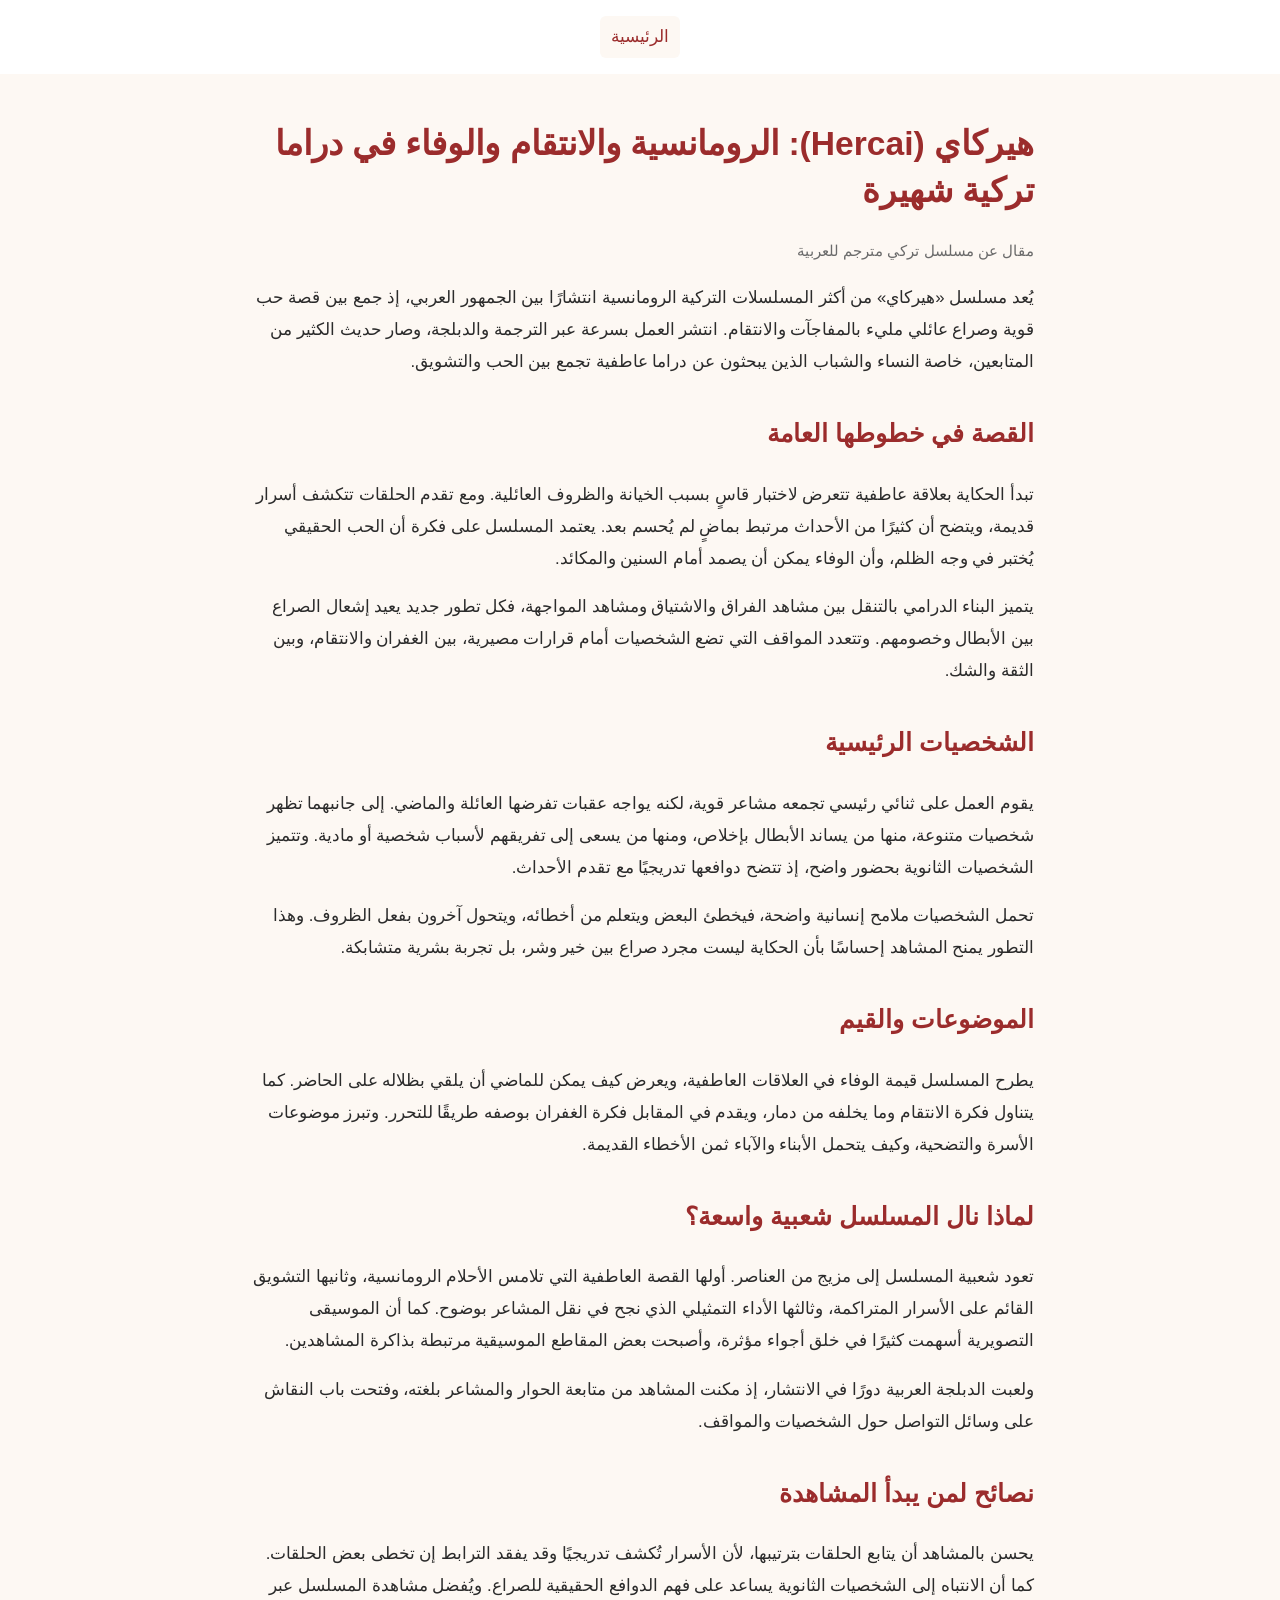
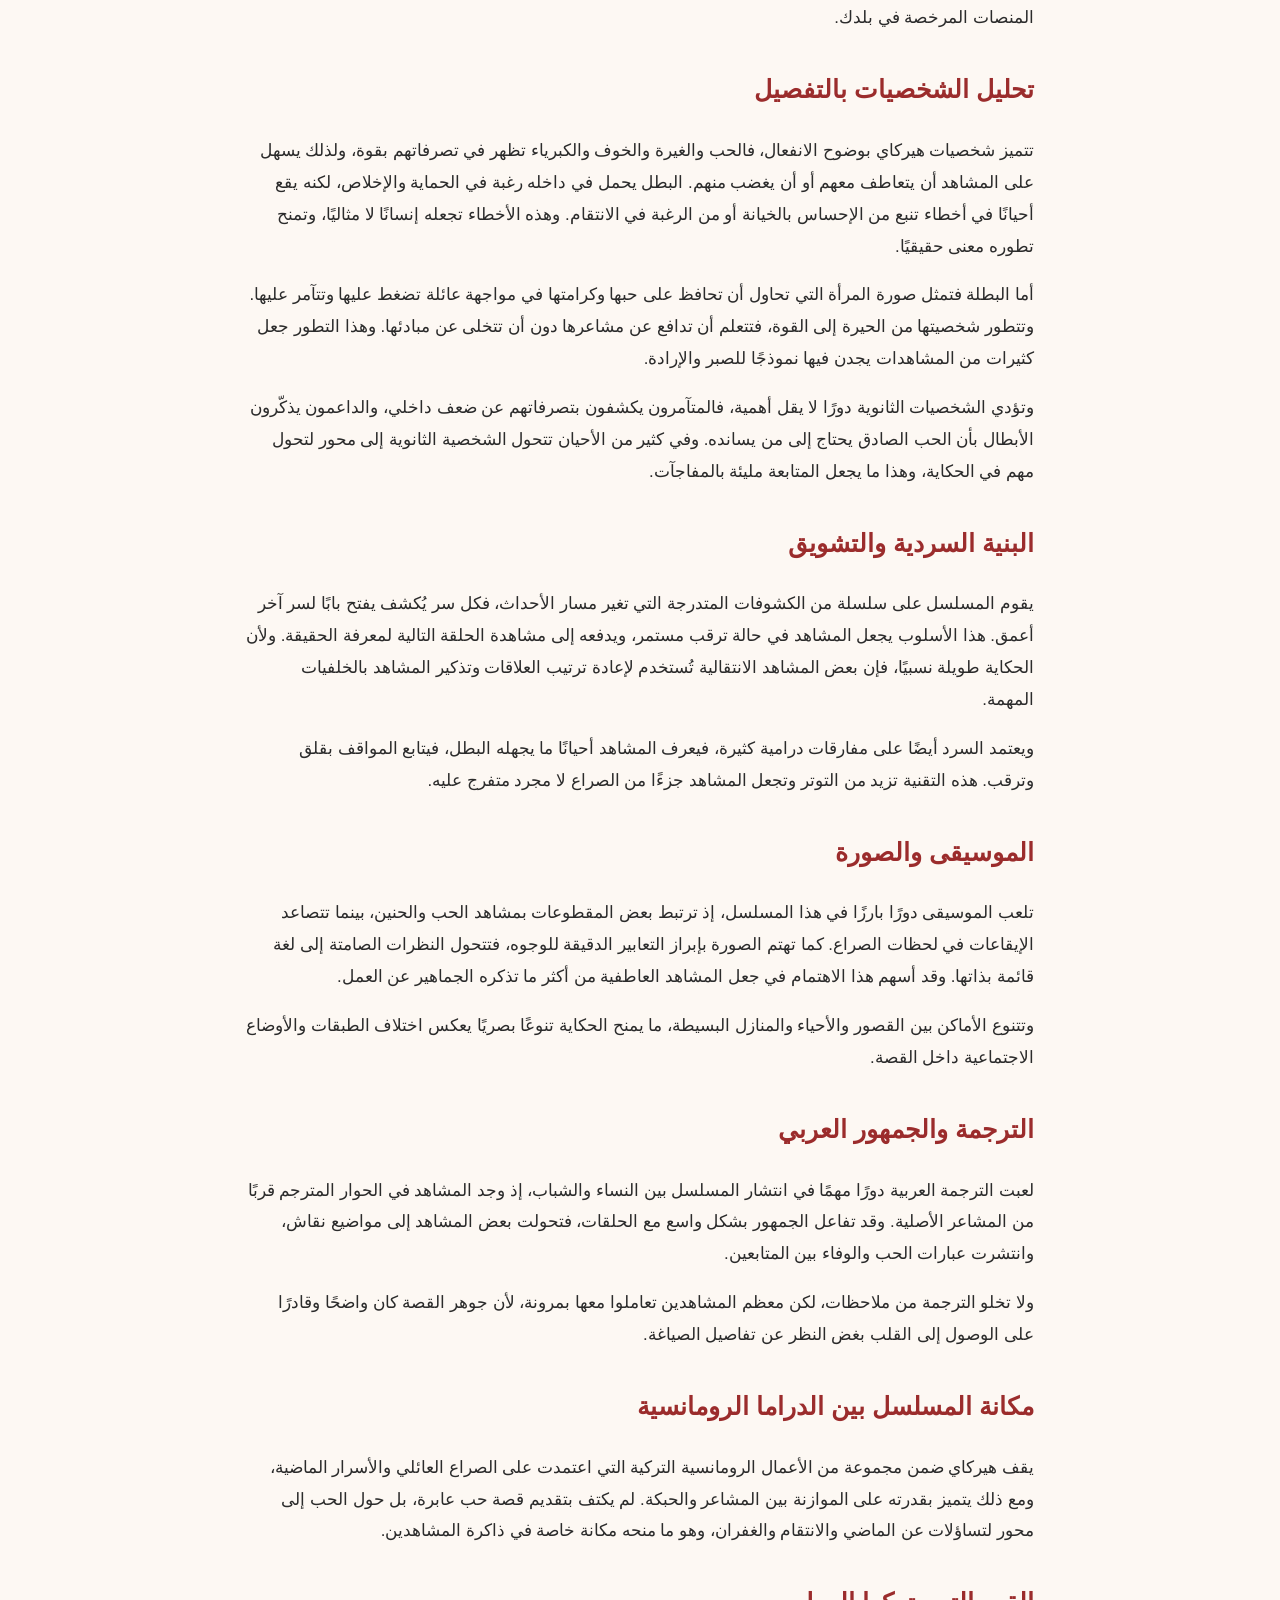
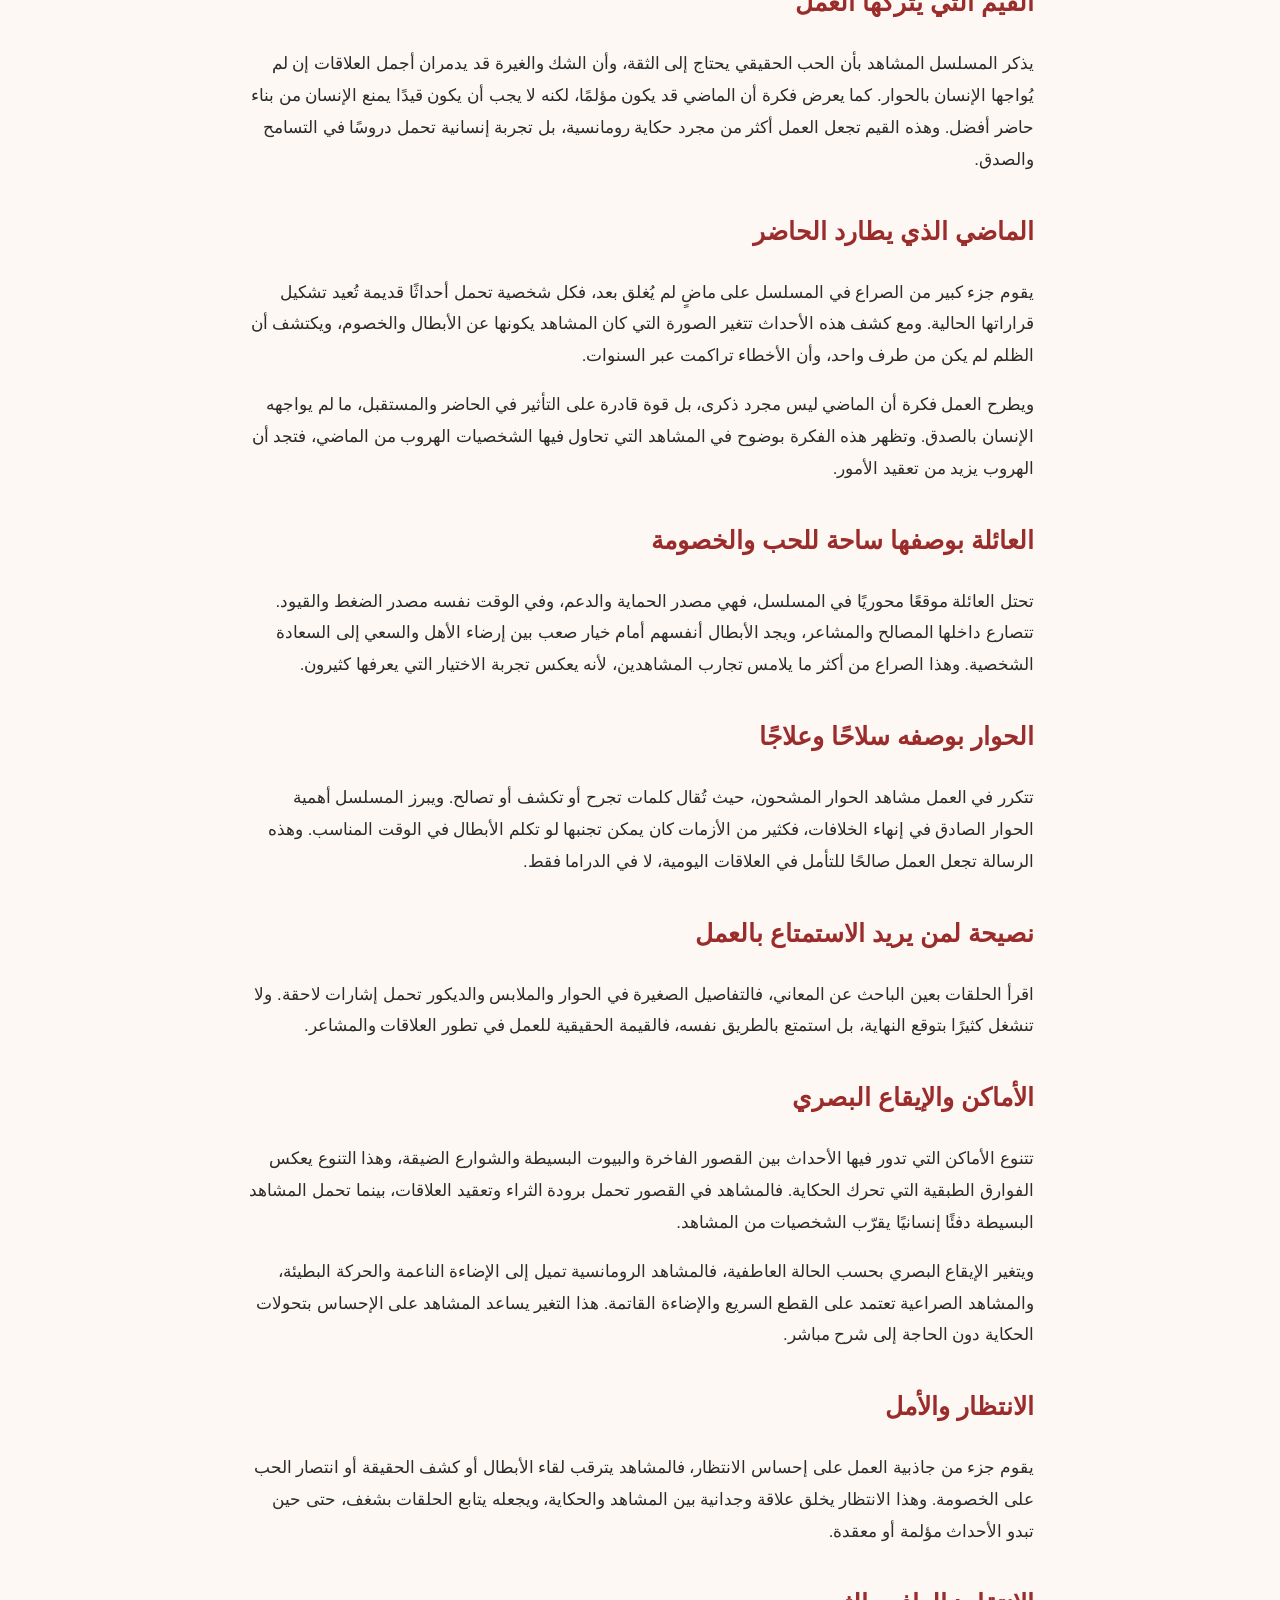
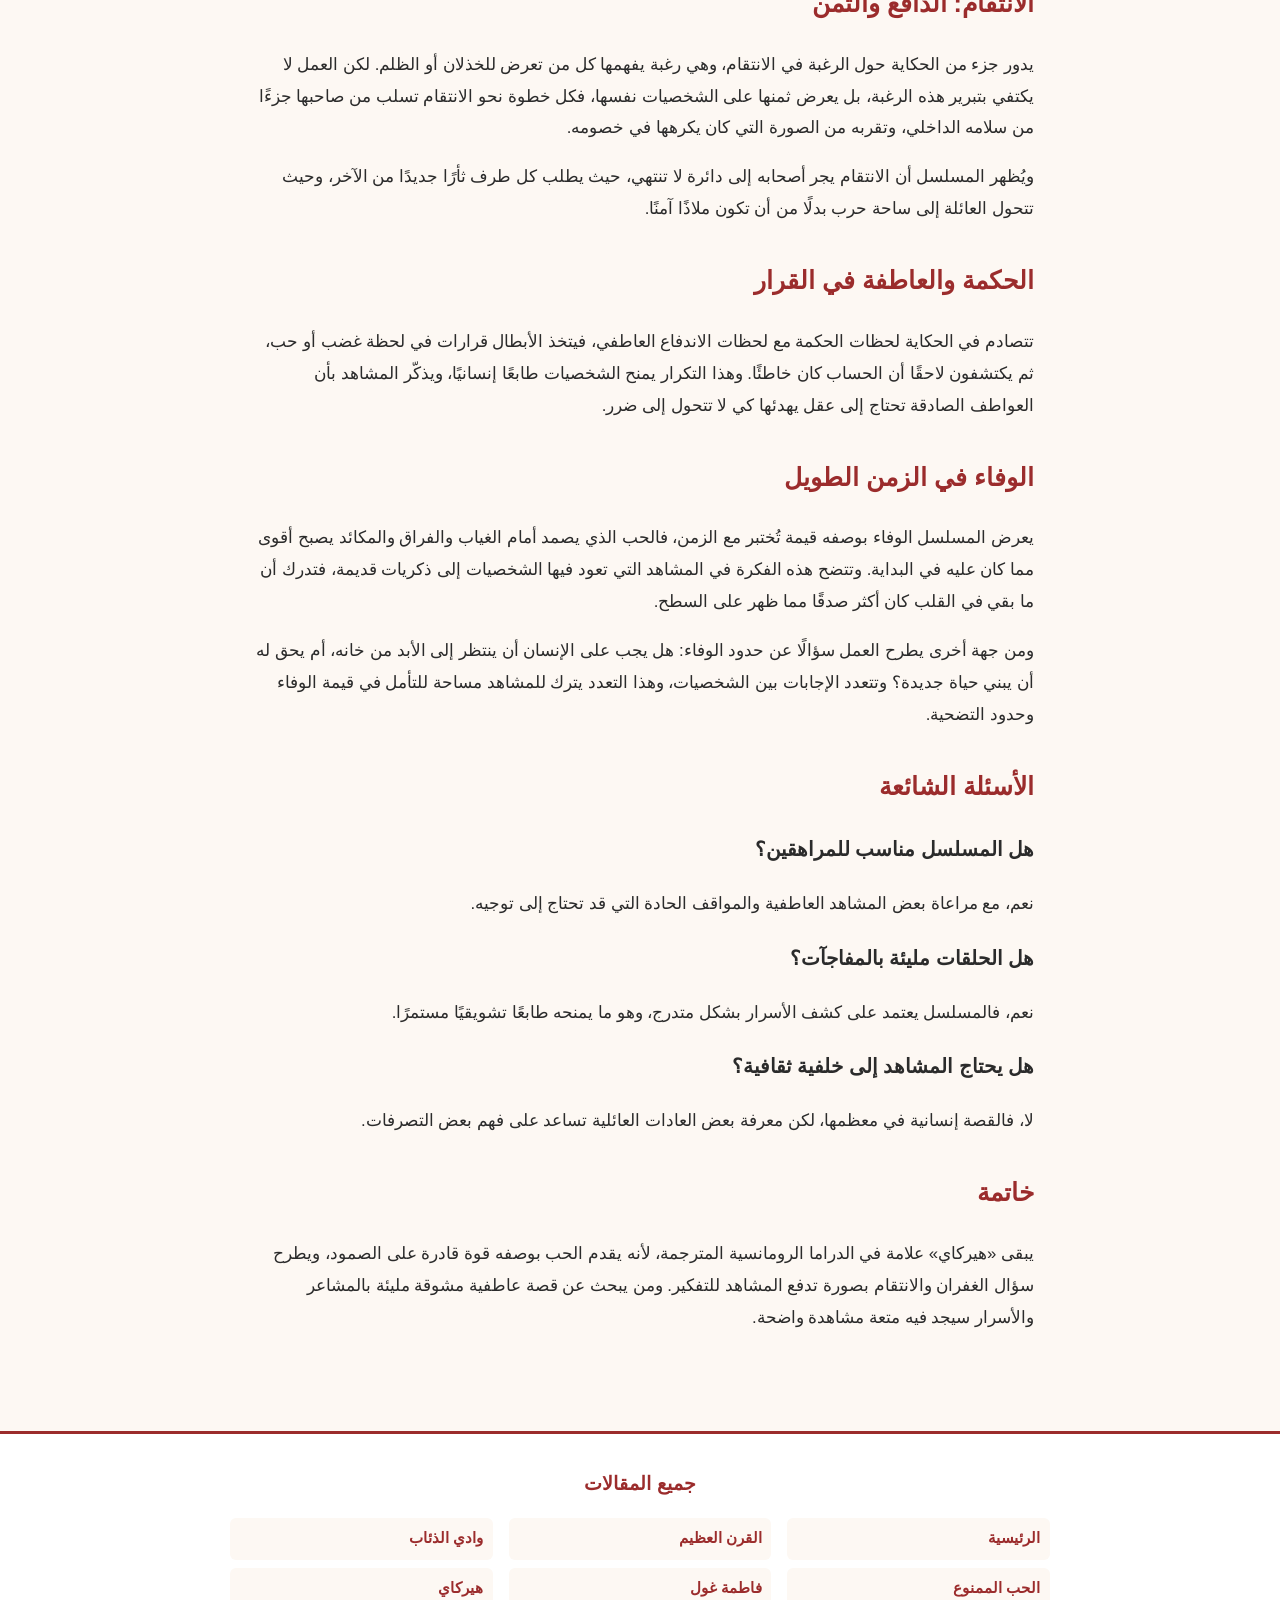
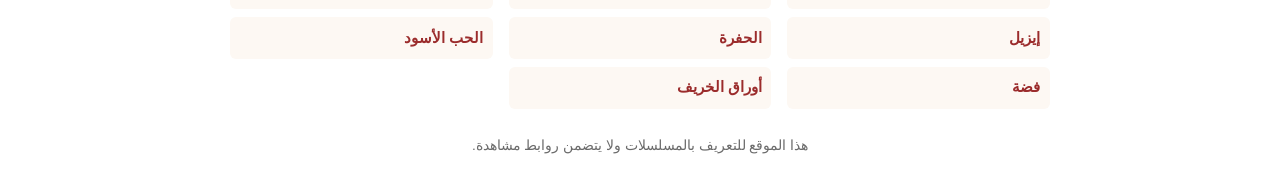
<file: hercai.html>
<!doctype html>
<html lang="ar" dir="rtl">
<head>
  <meta charset="utf-8">
  <meta name="viewport" content="width=device-width, initial-scale=1">
  <title>هيركاي - مسلسل تركي رومانسي</title>
  <meta name="description" content="مقال مفصل عن مسلسل هيركاي التركي: القصة، الشخصيات، الموضوعات، وأسباب نجاحه عربيًا.">
  <link rel="stylesheet" href="style.css">
</head>
<body>
<header>
  <nav>
    <ul>
      <li><a href="index.html">الرئيسية</a></li>
    </ul>
  </nav>
</header>

<main>
  <h1>هيركاي (Hercai): الرومانسية والانتقام والوفاء في دراما تركية شهيرة</h1>
  <p class="meta">مقال عن مسلسل تركي مترجم للعربية</p>

  <p>يُعد مسلسل «هيركاي» من أكثر المسلسلات التركية الرومانسية انتشارًا بين الجمهور العربي، إذ جمع بين قصة حب قوية وصراع عائلي مليء بالمفاجآت والانتقام. انتشر العمل بسرعة عبر الترجمة والدبلجة، وصار حديث الكثير من المتابعين، خاصة النساء والشباب الذين يبحثون عن دراما عاطفية تجمع بين الحب والتشويق.</p>

  <h2>القصة في خطوطها العامة</h2>
  <p>تبدأ الحكاية بعلاقة عاطفية تتعرض لاختبار قاسٍ بسبب الخيانة والظروف العائلية. ومع تقدم الحلقات تتكشف أسرار قديمة، ويتضح أن كثيرًا من الأحداث مرتبط بماضٍ لم يُحسم بعد. يعتمد المسلسل على فكرة أن الحب الحقيقي يُختبر في وجه الظلم، وأن الوفاء يمكن أن يصمد أمام السنين والمكائد.</p>
  <p>يتميز البناء الدرامي بالتنقل بين مشاهد الفراق والاشتياق ومشاهد المواجهة، فكل تطور جديد يعيد إشعال الصراع بين الأبطال وخصومهم. وتتعدد المواقف التي تضع الشخصيات أمام قرارات مصيرية، بين الغفران والانتقام، وبين الثقة والشك.</p>

  <h2>الشخصيات الرئيسية</h2>
  <p>يقوم العمل على ثنائي رئيسي تجمعه مشاعر قوية، لكنه يواجه عقبات تفرضها العائلة والماضي. إلى جانبهما تظهر شخصيات متنوعة، منها من يساند الأبطال بإخلاص، ومنها من يسعى إلى تفريقهم لأسباب شخصية أو مادية. وتتميز الشخصيات الثانوية بحضور واضح، إذ تتضح دوافعها تدريجيًا مع تقدم الأحداث.</p>
  <p>تحمل الشخصيات ملامح إنسانية واضحة، فيخطئ البعض ويتعلم من أخطائه، ويتحول آخرون بفعل الظروف. وهذا التطور يمنح المشاهد إحساسًا بأن الحكاية ليست مجرد صراع بين خير وشر، بل تجربة بشرية متشابكة.</p>

  <h2>الموضوعات والقيم</h2>
  <p>يطرح المسلسل قيمة الوفاء في العلاقات العاطفية، ويعرض كيف يمكن للماضي أن يلقي بظلاله على الحاضر. كما يتناول فكرة الانتقام وما يخلفه من دمار، ويقدم في المقابل فكرة الغفران بوصفه طريقًا للتحرر. وتبرز موضوعات الأسرة والتضحية، وكيف يتحمل الأبناء والآباء ثمن الأخطاء القديمة.</p>

  <h2>لماذا نال المسلسل شعبية واسعة؟</h2>
  <p>تعود شعبية المسلسل إلى مزيج من العناصر. أولها القصة العاطفية التي تلامس الأحلام الرومانسية، وثانيها التشويق القائم على الأسرار المتراكمة، وثالثها الأداء التمثيلي الذي نجح في نقل المشاعر بوضوح. كما أن الموسيقى التصويرية أسهمت كثيرًا في خلق أجواء مؤثرة، وأصبحت بعض المقاطع الموسيقية مرتبطة بذاكرة المشاهدين.</p>
  <p>ولعبت الدبلجة العربية دورًا في الانتشار، إذ مكنت المشاهد من متابعة الحوار والمشاعر بلغته، وفتحت باب النقاش على وسائل التواصل حول الشخصيات والمواقف.</p>

  <h2>نصائح لمن يبدأ المشاهدة</h2>
  <p>يحسن بالمشاهد أن يتابع الحلقات بترتيبها، لأن الأسرار تُكشف تدريجيًا وقد يفقد الترابط إن تخطى بعض الحلقات. كما أن الانتباه إلى الشخصيات الثانوية يساعد على فهم الدوافع الحقيقية للصراع. ويُفضل مشاهدة المسلسل عبر المنصات المرخصة في بلدك.</p>

  <h2>تحليل الشخصيات بالتفصيل</h2>
  <p>تتميز شخصيات هيركاي بوضوح الانفعال، فالحب والغيرة والخوف والكبرياء تظهر في تصرفاتهم بقوة، ولذلك يسهل على المشاهد أن يتعاطف معهم أو أن يغضب منهم. البطل يحمل في داخله رغبة في الحماية والإخلاص، لكنه يقع أحيانًا في أخطاء تنبع من الإحساس بالخيانة أو من الرغبة في الانتقام. وهذه الأخطاء تجعله إنسانًا لا مثاليًا، وتمنح تطوره معنى حقيقيًا.</p>
  <p>أما البطلة فتمثل صورة المرأة التي تحاول أن تحافظ على حبها وكرامتها في مواجهة عائلة تضغط عليها وتتآمر عليها. وتتطور شخصيتها من الحيرة إلى القوة، فتتعلم أن تدافع عن مشاعرها دون أن تتخلى عن مبادئها. وهذا التطور جعل كثيرات من المشاهدات يجدن فيها نموذجًا للصبر والإرادة.</p>
  <p>وتؤدي الشخصيات الثانوية دورًا لا يقل أهمية، فالمتآمرون يكشفون بتصرفاتهم عن ضعف داخلي، والداعمون يذكّرون الأبطال بأن الحب الصادق يحتاج إلى من يسانده. وفي كثير من الأحيان تتحول الشخصية الثانوية إلى محور لتحول مهم في الحكاية، وهذا ما يجعل المتابعة مليئة بالمفاجآت.</p>

  <h2>البنية السردية والتشويق</h2>
  <p>يقوم المسلسل على سلسلة من الكشوفات المتدرجة التي تغير مسار الأحداث، فكل سر يُكشف يفتح بابًا لسر آخر أعمق. هذا الأسلوب يجعل المشاهد في حالة ترقب مستمر، ويدفعه إلى مشاهدة الحلقة التالية لمعرفة الحقيقة. ولأن الحكاية طويلة نسبيًا، فإن بعض المشاهد الانتقالية تُستخدم لإعادة ترتيب العلاقات وتذكير المشاهد بالخلفيات المهمة.</p>
  <p>ويعتمد السرد أيضًا على مفارقات درامية كثيرة، فيعرف المشاهد أحيانًا ما يجهله البطل، فيتابع المواقف بقلق وترقب. هذه التقنية تزيد من التوتر وتجعل المشاهد جزءًا من الصراع لا مجرد متفرج عليه.</p>

  <h2>الموسيقى والصورة</h2>
  <p>تلعب الموسيقى دورًا بارزًا في هذا المسلسل، إذ ترتبط بعض المقطوعات بمشاهد الحب والحنين، بينما تتصاعد الإيقاعات في لحظات الصراع. كما تهتم الصورة بإبراز التعابير الدقيقة للوجوه، فتتحول النظرات الصامتة إلى لغة قائمة بذاتها. وقد أسهم هذا الاهتمام في جعل المشاهد العاطفية من أكثر ما تذكره الجماهير عن العمل.</p>
  <p>وتتنوع الأماكن بين القصور والأحياء والمنازل البسيطة، ما يمنح الحكاية تنوعًا بصريًا يعكس اختلاف الطبقات والأوضاع الاجتماعية داخل القصة.</p>

  <h2>الترجمة والجمهور العربي</h2>
  <p>لعبت الترجمة العربية دورًا مهمًا في انتشار المسلسل بين النساء والشباب، إذ وجد المشاهد في الحوار المترجم قربًا من المشاعر الأصلية. وقد تفاعل الجمهور بشكل واسع مع الحلقات، فتحولت بعض المشاهد إلى مواضيع نقاش، وانتشرت عبارات الحب والوفاء بين المتابعين.</p>
  <p>ولا تخلو الترجمة من ملاحظات، لكن معظم المشاهدين تعاملوا معها بمرونة، لأن جوهر القصة كان واضحًا وقادرًا على الوصول إلى القلب بغض النظر عن تفاصيل الصياغة.</p>

  <h2>مكانة المسلسل بين الدراما الرومانسية</h2>
  <p>يقف هيركاي ضمن مجموعة من الأعمال الرومانسية التركية التي اعتمدت على الصراع العائلي والأسرار الماضية، ومع ذلك يتميز بقدرته على الموازنة بين المشاعر والحبكة. لم يكتف بتقديم قصة حب عابرة، بل حول الحب إلى محور لتساؤلات عن الماضي والانتقام والغفران، وهو ما منحه مكانة خاصة في ذاكرة المشاهدين.</p>

  <h2>القيم التي يتركها العمل</h2>
  <p>يذكر المسلسل المشاهد بأن الحب الحقيقي يحتاج إلى الثقة، وأن الشك والغيرة قد يدمران أجمل العلاقات إن لم يُواجها الإنسان بالحوار. كما يعرض فكرة أن الماضي قد يكون مؤلمًا، لكنه لا يجب أن يكون قيدًا يمنع الإنسان من بناء حاضر أفضل. وهذه القيم تجعل العمل أكثر من مجرد حكاية رومانسية، بل تجربة إنسانية تحمل دروسًا في التسامح والصدق.</p>

  <h2>الماضي الذي يطارد الحاضر</h2>
  <p>يقوم جزء كبير من الصراع في المسلسل على ماضٍ لم يُغلق بعد، فكل شخصية تحمل أحداثًا قديمة تُعيد تشكيل قراراتها الحالية. ومع كشف هذه الأحداث تتغير الصورة التي كان المشاهد يكونها عن الأبطال والخصوم، ويكتشف أن الظلم لم يكن من طرف واحد، وأن الأخطاء تراكمت عبر السنوات.</p>
  <p>ويطرح العمل فكرة أن الماضي ليس مجرد ذكرى، بل قوة قادرة على التأثير في الحاضر والمستقبل، ما لم يواجهه الإنسان بالصدق. وتظهر هذه الفكرة بوضوح في المشاهد التي تحاول فيها الشخصيات الهروب من الماضي، فتجد أن الهروب يزيد من تعقيد الأمور.</p>

  <h2>العائلة بوصفها ساحة للحب والخصومة</h2>
  <p>تحتل العائلة موقعًا محوريًا في المسلسل، فهي مصدر الحماية والدعم، وفي الوقت نفسه مصدر الضغط والقيود. تتصارع داخلها المصالح والمشاعر، ويجد الأبطال أنفسهم أمام خيار صعب بين إرضاء الأهل والسعي إلى السعادة الشخصية. وهذا الصراع من أكثر ما يلامس تجارب المشاهدين، لأنه يعكس تجربة الاختيار التي يعرفها كثيرون.</p>

  <h2>الحوار بوصفه سلاحًا وعلاجًا</h2>
  <p>تتكرر في العمل مشاهد الحوار المشحون، حيث تُقال كلمات تجرح أو تكشف أو تصالح. ويبرز المسلسل أهمية الحوار الصادق في إنهاء الخلافات، فكثير من الأزمات كان يمكن تجنبها لو تكلم الأبطال في الوقت المناسب. وهذه الرسالة تجعل العمل صالحًا للتأمل في العلاقات اليومية، لا في الدراما فقط.</p>

  <h2>نصيحة لمن يريد الاستمتاع بالعمل</h2>
  <p>اقرأ الحلقات بعين الباحث عن المعاني، فالتفاصيل الصغيرة في الحوار والملابس والديكور تحمل إشارات لاحقة. ولا تنشغل كثيرًا بتوقع النهاية، بل استمتع بالطريق نفسه، فالقيمة الحقيقية للعمل في تطور العلاقات والمشاعر.</p>

  <h2>الأماكن والإيقاع البصري</h2>
  <p>تتنوع الأماكن التي تدور فيها الأحداث بين القصور الفاخرة والبيوت البسيطة والشوارع الضيقة، وهذا التنوع يعكس الفوارق الطبقية التي تحرك الحكاية. فالمشاهد في القصور تحمل برودة الثراء وتعقيد العلاقات، بينما تحمل المشاهد البسيطة دفئًا إنسانيًا يقرّب الشخصيات من المشاهد.</p>
  <p>ويتغير الإيقاع البصري بحسب الحالة العاطفية، فالمشاهد الرومانسية تميل إلى الإضاءة الناعمة والحركة البطيئة، والمشاهد الصراعية تعتمد على القطع السريع والإضاءة القاتمة. هذا التغير يساعد المشاهد على الإحساس بتحولات الحكاية دون الحاجة إلى شرح مباشر.</p>

  <h2>الانتظار والأمل</h2>
  <p>يقوم جزء من جاذبية العمل على إحساس الانتظار، فالمشاهد يترقب لقاء الأبطال أو كشف الحقيقة أو انتصار الحب على الخصومة. وهذا الانتظار يخلق علاقة وجدانية بين المشاهد والحكاية، ويجعله يتابع الحلقات بشغف، حتى حين تبدو الأحداث مؤلمة أو معقدة.</p>

  <h2>الانتقام: الدافع والثمن</h2>
  <p>يدور جزء من الحكاية حول الرغبة في الانتقام، وهي رغبة يفهمها كل من تعرض للخذلان أو الظلم. لكن العمل لا يكتفي بتبرير هذه الرغبة، بل يعرض ثمنها على الشخصيات نفسها، فكل خطوة نحو الانتقام تسلب من صاحبها جزءًا من سلامه الداخلي، وتقربه من الصورة التي كان يكرهها في خصومه.</p>
  <p>ويُظهر المسلسل أن الانتقام يجر أصحابه إلى دائرة لا تنتهي، حيث يطلب كل طرف ثأرًا جديدًا من الآخر، وحيث تتحول العائلة إلى ساحة حرب بدلًا من أن تكون ملاذًا آمنًا.</p>

  <h2>الحكمة والعاطفة في القرار</h2>
  <p>تتصادم في الحكاية لحظات الحكمة مع لحظات الاندفاع العاطفي، فيتخذ الأبطال قرارات في لحظة غضب أو حب، ثم يكتشفون لاحقًا أن الحساب كان خاطئًا. وهذا التكرار يمنح الشخصيات طابعًا إنسانيًا، ويذكّر المشاهد بأن العواطف الصادقة تحتاج إلى عقل يهدئها كي لا تتحول إلى ضرر.</p>

  <h2>الوفاء في الزمن الطويل</h2>
  <p>يعرض المسلسل الوفاء بوصفه قيمة تُختبر مع الزمن، فالحب الذي يصمد أمام الغياب والفراق والمكائد يصبح أقوى مما كان عليه في البداية. وتتضح هذه الفكرة في المشاهد التي تعود فيها الشخصيات إلى ذكريات قديمة، فتدرك أن ما بقي في القلب كان أكثر صدقًا مما ظهر على السطح.</p>
  <p>ومن جهة أخرى يطرح العمل سؤالًا عن حدود الوفاء: هل يجب على الإنسان أن ينتظر إلى الأبد من خانه، أم يحق له أن يبني حياة جديدة؟ وتتعدد الإجابات بين الشخصيات، وهذا التعدد يترك للمشاهد مساحة للتأمل في قيمة الوفاء وحدود التضحية.</p>

  <h2>الأسئلة الشائعة</h2>
  <h3>هل المسلسل مناسب للمراهقين؟</h3>
  <p>نعم، مع مراعاة بعض المشاهد العاطفية والمواقف الحادة التي قد تحتاج إلى توجيه.</p>
  <h3>هل الحلقات مليئة بالمفاجآت؟</h3>
  <p>نعم، فالمسلسل يعتمد على كشف الأسرار بشكل متدرج، وهو ما يمنحه طابعًا تشويقيًا مستمرًا.</p>
  <h3>هل يحتاج المشاهد إلى خلفية ثقافية؟</h3>
  <p>لا، فالقصة إنسانية في معظمها، لكن معرفة بعض العادات العائلية تساعد على فهم بعض التصرفات.</p>

  <h2>خاتمة</h2>
  <p>يبقى «هيركاي» علامة في الدراما الرومانسية المترجمة، لأنه يقدم الحب بوصفه قوة قادرة على الصمود، ويطرح سؤال الغفران والانتقام بصورة تدفع المشاهد للتفكير. ومن يبحث عن قصة عاطفية مشوقة مليئة بالمشاعر والأسرار سيجد فيه متعة مشاهدة واضحة.</p>
</main>

<footer class="site-footer">
  <h2>جميع المقالات</h2>
  <ul class="footer-links">
    <li><a href="index.html">الرئيسية</a></li>
    <li><a href="muhtesem-yuzyil.html">القرن العظيم</a></li>
    <li><a href="kurtlar-vadisi.html">وادي الذئاب</a></li>
    <li><a href="ask-i-memnu.html">الحب الممنوع</a></li>
    <li><a href="fatmagul.html">فاطمة غول</a></li>
    <li><a href="hercai.html">هيركاي</a></li>
    <li><a href="ezel.html">إيزيل</a></li>
    <li><a href="cukur.html">الحفرة</a></li>
    <li><a href="kara-sevda.html">الحب الأسود</a></li>
    <li><a href="gumus.html">فضة</a></li>
    <li><a href="yaprak-dokumu.html">أوراق الخريف</a></li>
  </ul>
  <p class="copy">هذا الموقع للتعريف بالمسلسلات ولا يتضمن روابط مشاهدة.</p>
</footer>
</body>
</html>
</file>
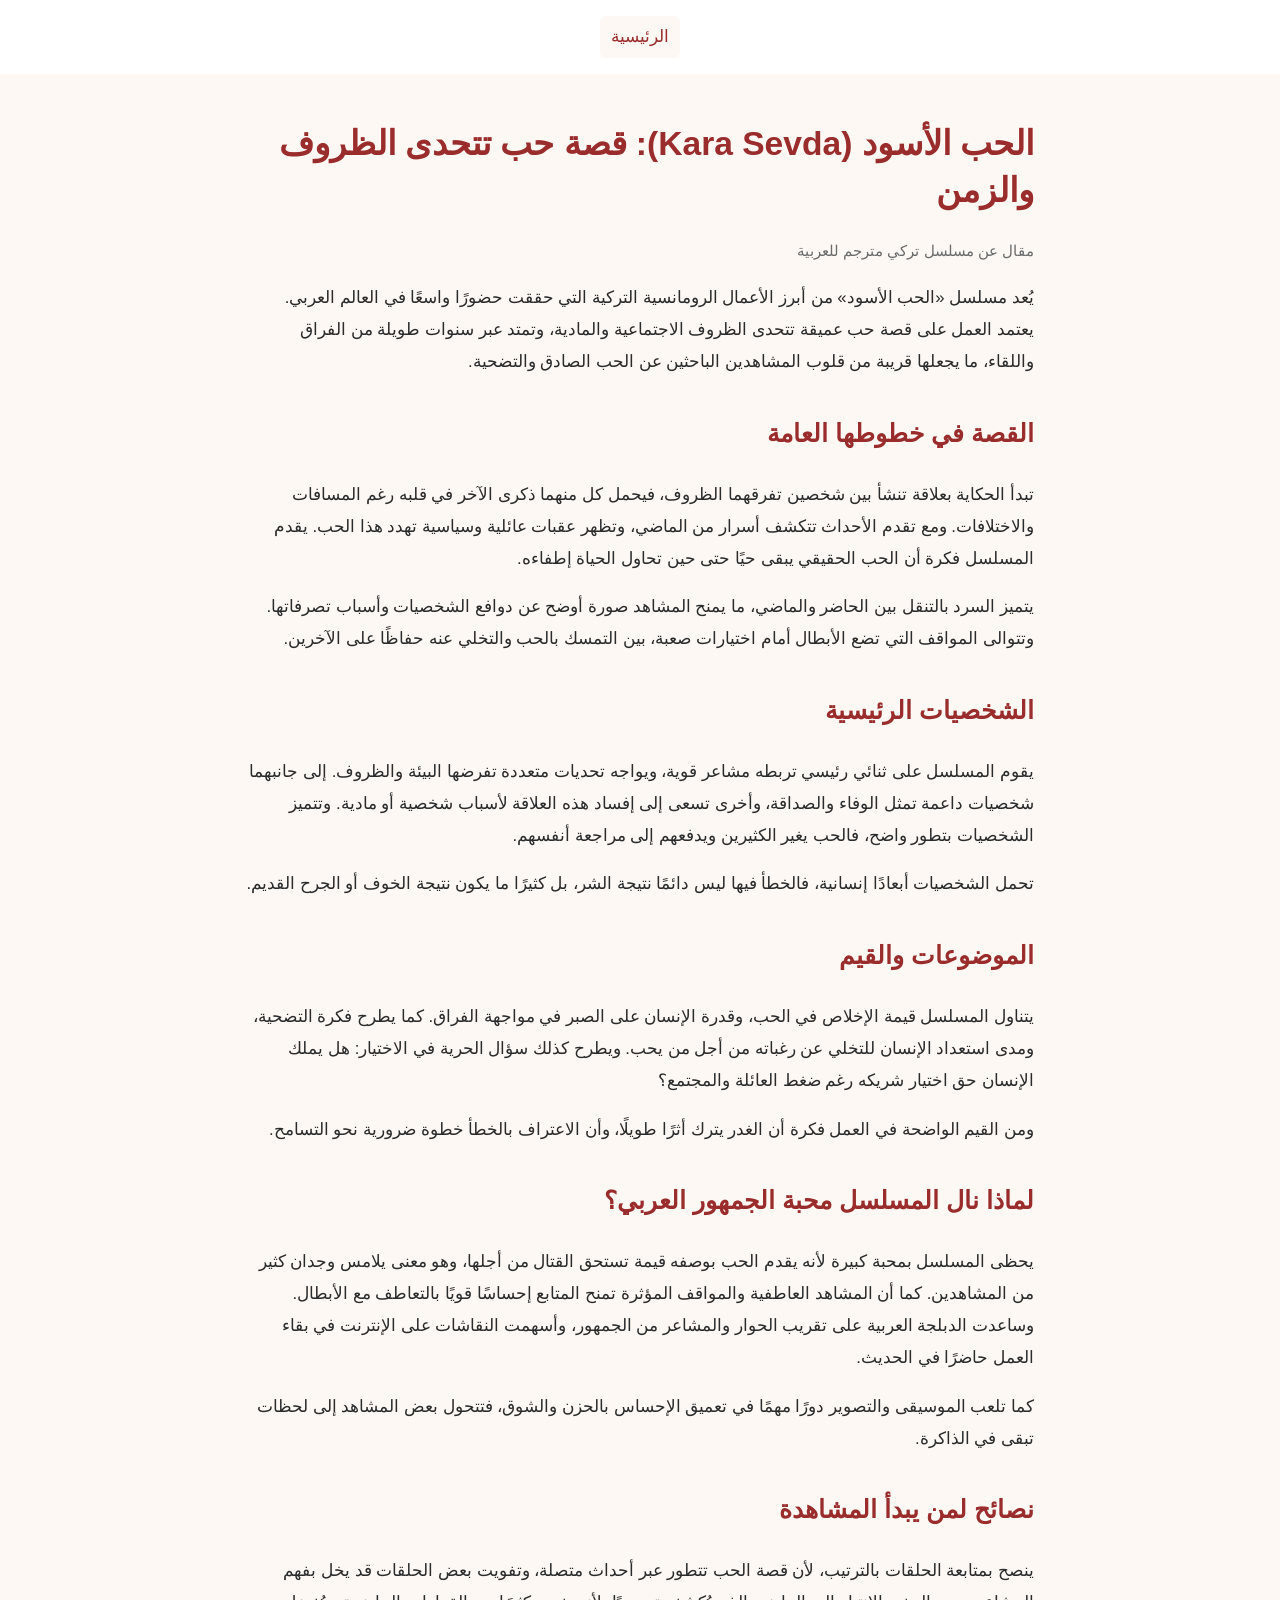
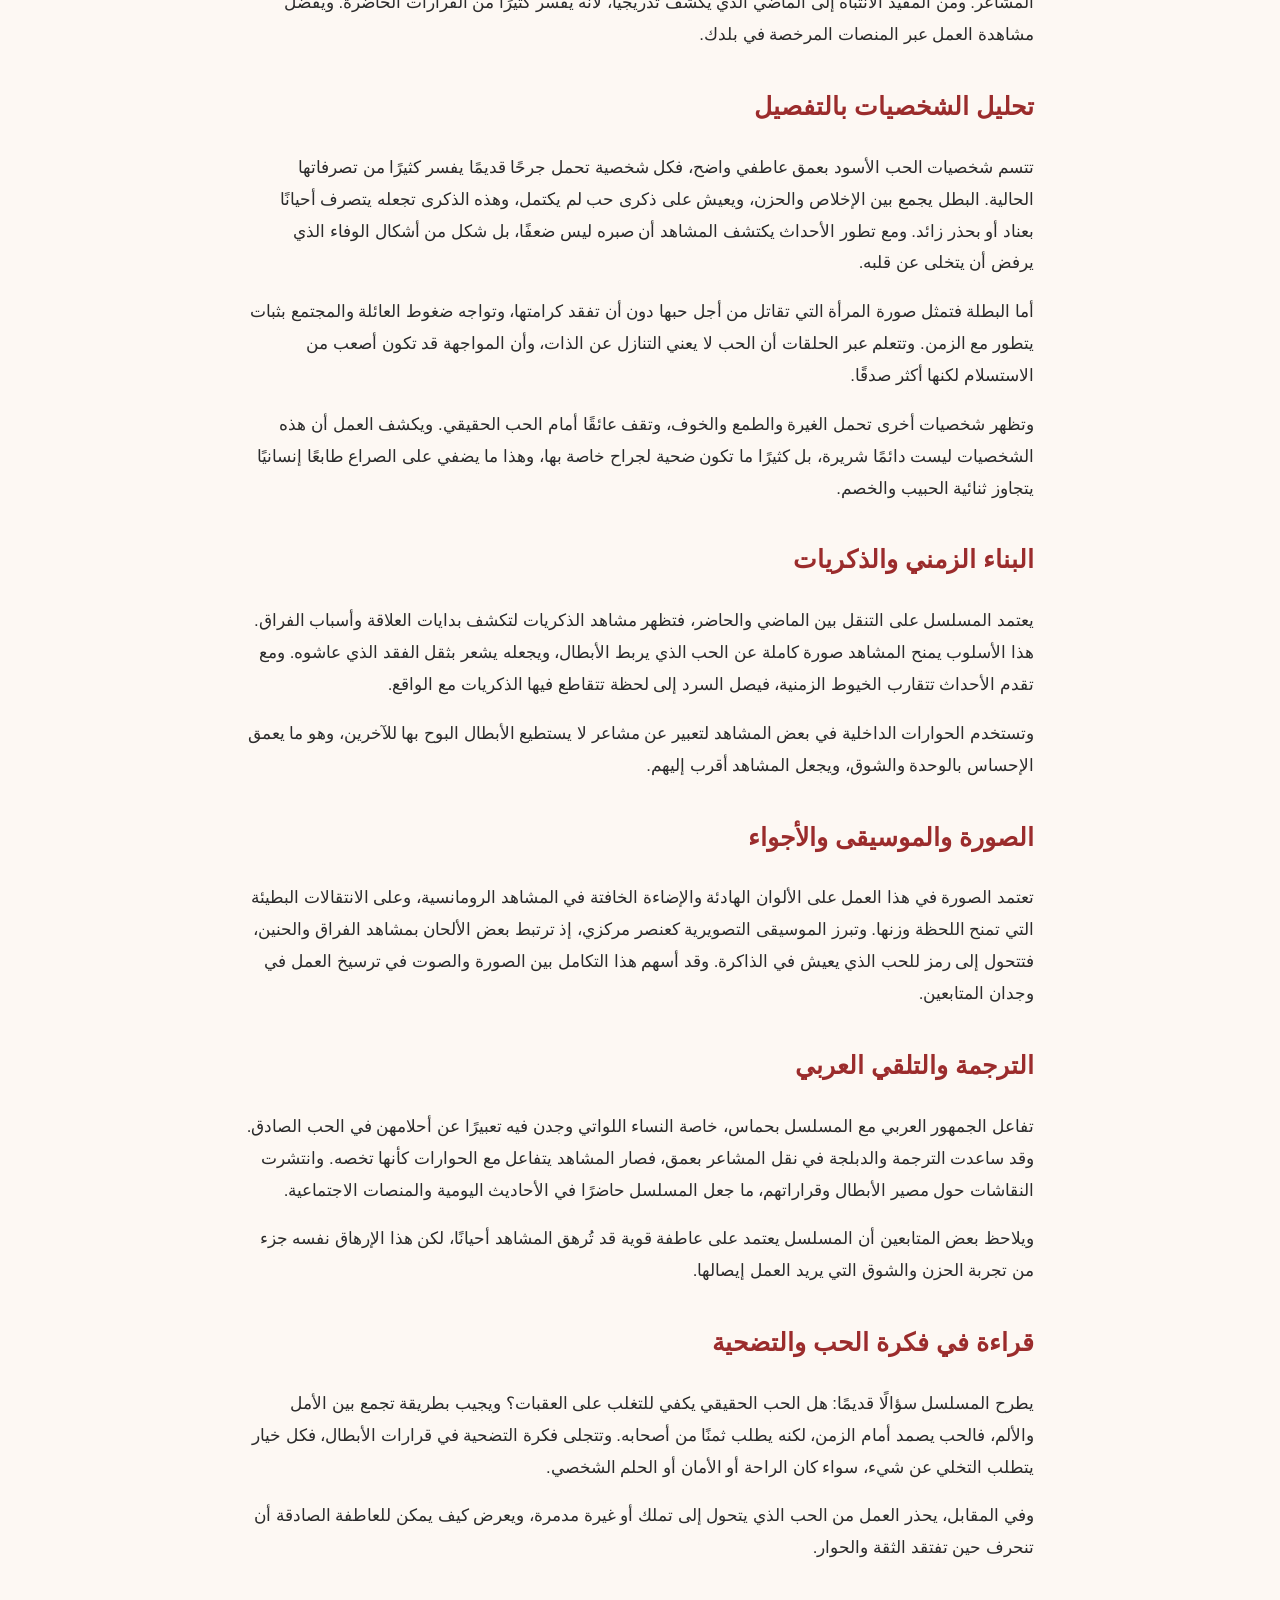
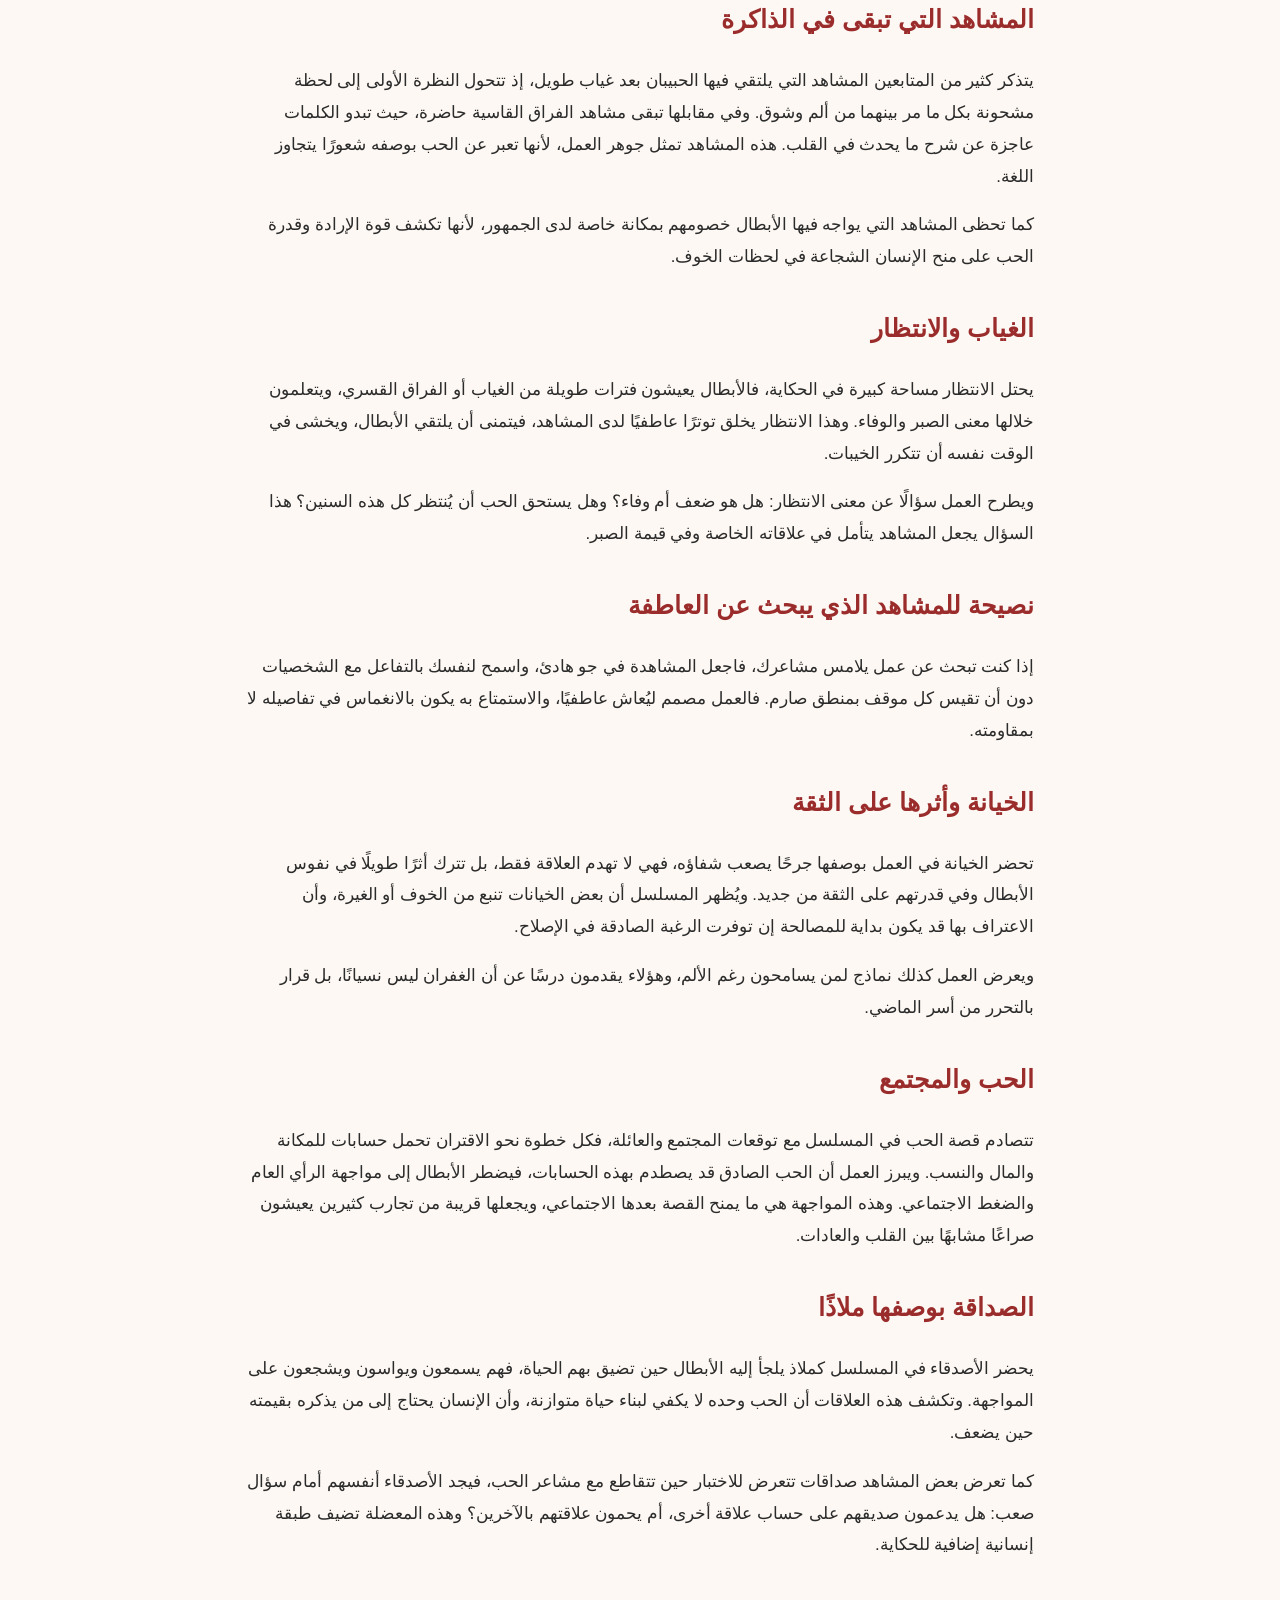
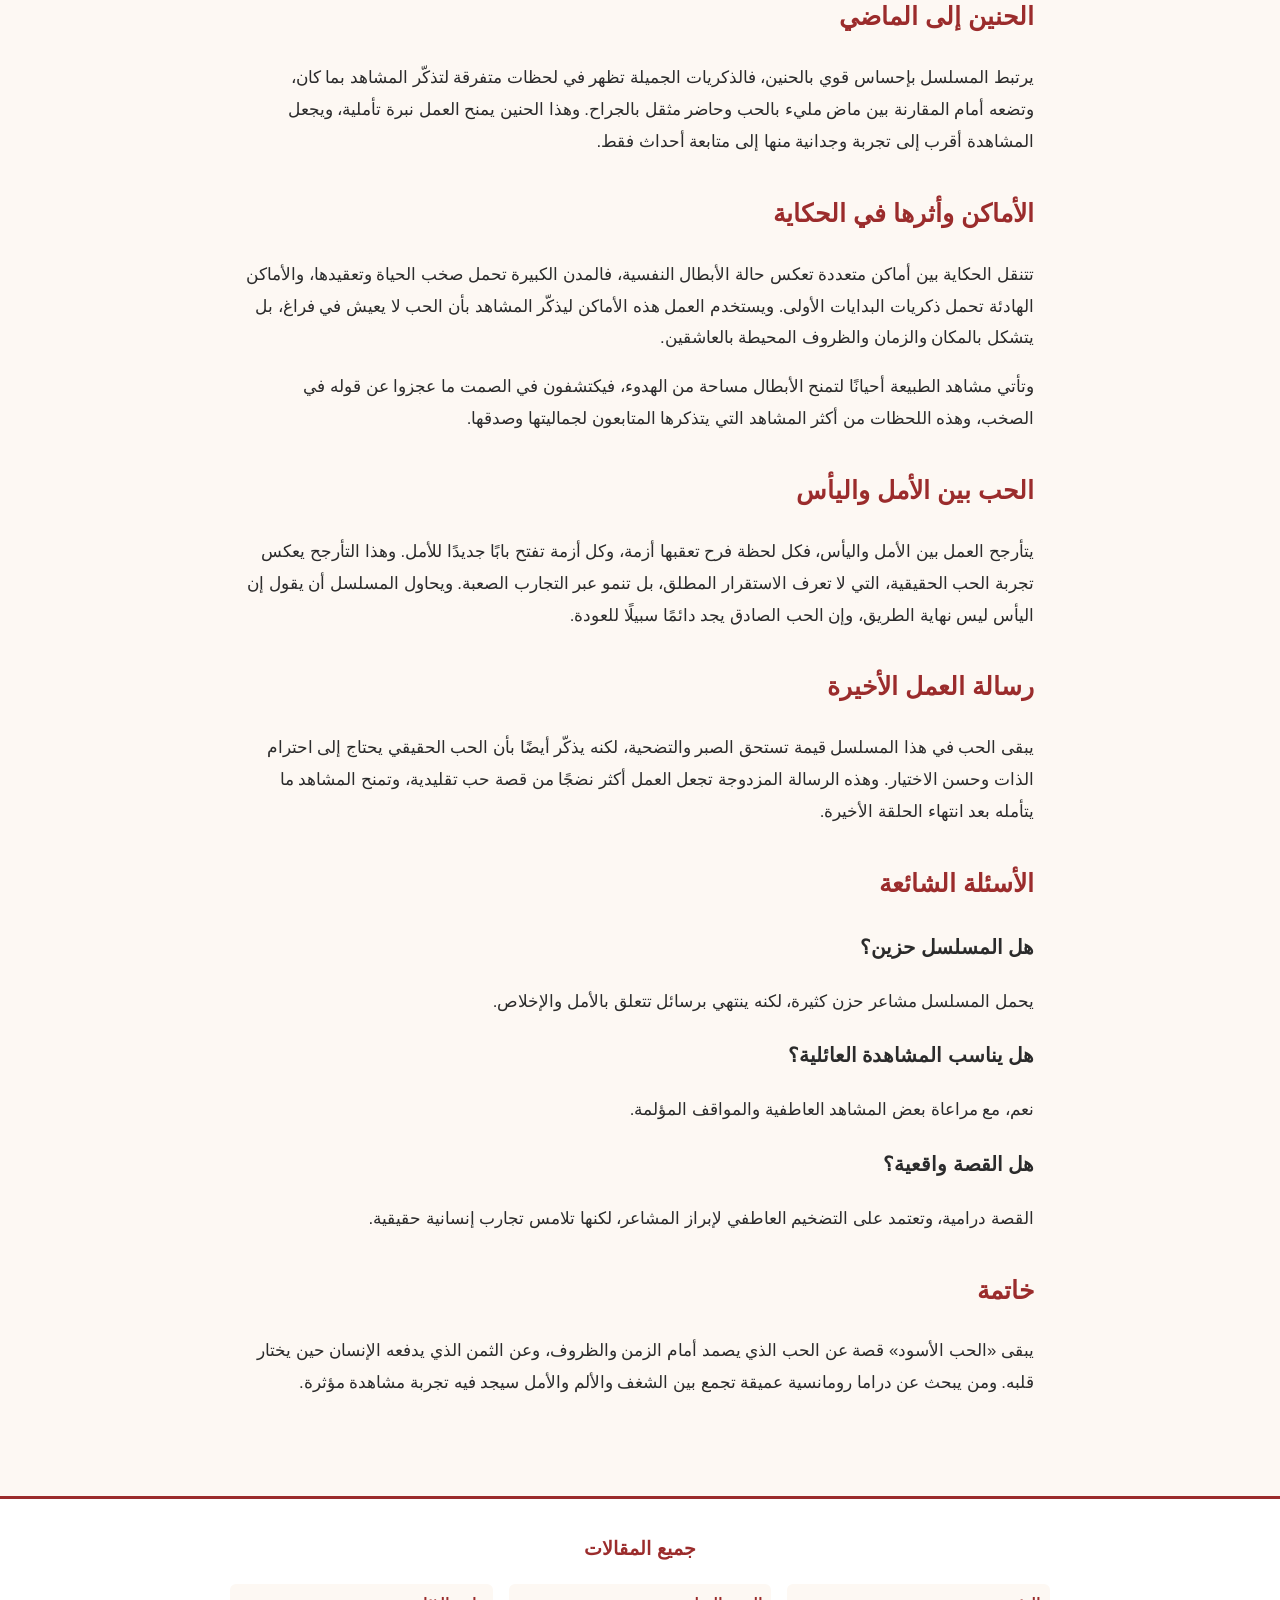
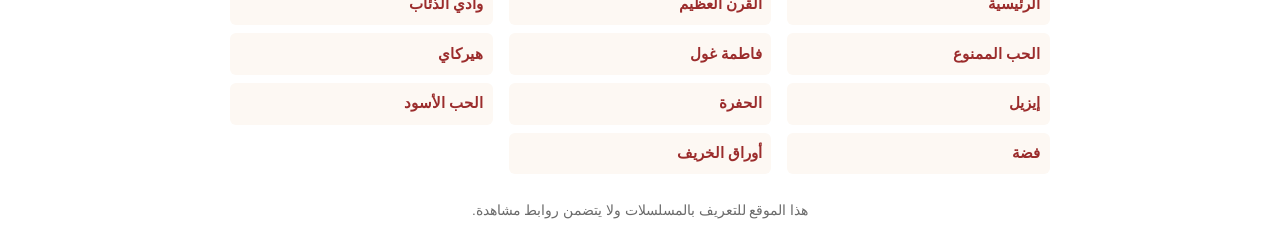
<file: kara-sevda.html>
<!doctype html>
<html lang="ar" dir="rtl">
<head>
  <meta charset="utf-8">
  <meta name="viewport" content="width=device-width, initial-scale=1">
  <title>الحب الأسود - مسلسل تركي رومانسي</title>
  <meta name="description" content="مقال مفصل عن مسلسل الحب الأسود (Kara Sevda) التركي: القصة، الشخصيات، الموضوعات، وأسباب نجاحه عربيًا.">
  <link rel="stylesheet" href="style.css">
</head>
<body>
<header>
  <nav>
    <ul>
      <li><a href="index.html">الرئيسية</a></li>
    </ul>
  </nav>
</header>

<main>
  <h1>الحب الأسود (Kara Sevda): قصة حب تتحدى الظروف والزمن</h1>
  <p class="meta">مقال عن مسلسل تركي مترجم للعربية</p>

  <p>يُعد مسلسل «الحب الأسود» من أبرز الأعمال الرومانسية التركية التي حققت حضورًا واسعًا في العالم العربي. يعتمد العمل على قصة حب عميقة تتحدى الظروف الاجتماعية والمادية، وتمتد عبر سنوات طويلة من الفراق واللقاء، ما يجعلها قريبة من قلوب المشاهدين الباحثين عن الحب الصادق والتضحية.</p>

  <h2>القصة في خطوطها العامة</h2>
  <p>تبدأ الحكاية بعلاقة تنشأ بين شخصين تفرقهما الظروف، فيحمل كل منهما ذكرى الآخر في قلبه رغم المسافات والاختلافات. ومع تقدم الأحداث تتكشف أسرار من الماضي، وتظهر عقبات عائلية وسياسية تهدد هذا الحب. يقدم المسلسل فكرة أن الحب الحقيقي يبقى حيًا حتى حين تحاول الحياة إطفاءه.</p>
  <p>يتميز السرد بالتنقل بين الحاضر والماضي، ما يمنح المشاهد صورة أوضح عن دوافع الشخصيات وأسباب تصرفاتها. وتتوالى المواقف التي تضع الأبطال أمام اختيارات صعبة، بين التمسك بالحب والتخلي عنه حفاظًا على الآخرين.</p>

  <h2>الشخصيات الرئيسية</h2>
  <p>يقوم المسلسل على ثنائي رئيسي تربطه مشاعر قوية، ويواجه تحديات متعددة تفرضها البيئة والظروف. إلى جانبهما شخصيات داعمة تمثل الوفاء والصداقة، وأخرى تسعى إلى إفساد هذه العلاقة لأسباب شخصية أو مادية. وتتميز الشخصيات بتطور واضح، فالحب يغير الكثيرين ويدفعهم إلى مراجعة أنفسهم.</p>
  <p>تحمل الشخصيات أبعادًا إنسانية، فالخطأ فيها ليس دائمًا نتيجة الشر، بل كثيرًا ما يكون نتيجة الخوف أو الجرح القديم.</p>

  <h2>الموضوعات والقيم</h2>
  <p>يتناول المسلسل قيمة الإخلاص في الحب، وقدرة الإنسان على الصبر في مواجهة الفراق. كما يطرح فكرة التضحية، ومدى استعداد الإنسان للتخلي عن رغباته من أجل من يحب. ويطرح كذلك سؤال الحرية في الاختيار: هل يملك الإنسان حق اختيار شريكه رغم ضغط العائلة والمجتمع؟</p>
  <p>ومن القيم الواضحة في العمل فكرة أن الغدر يترك أثرًا طويلًا، وأن الاعتراف بالخطأ خطوة ضرورية نحو التسامح.</p>

  <h2>لماذا نال المسلسل محبة الجمهور العربي؟</h2>
  <p>يحظى المسلسل بمحبة كبيرة لأنه يقدم الحب بوصفه قيمة تستحق القتال من أجلها، وهو معنى يلامس وجدان كثير من المشاهدين. كما أن المشاهد العاطفية والمواقف المؤثرة تمنح المتابع إحساسًا قويًا بالتعاطف مع الأبطال. وساعدت الدبلجة العربية على تقريب الحوار والمشاعر من الجمهور، وأسهمت النقاشات على الإنترنت في بقاء العمل حاضرًا في الحديث.</p>
  <p>كما تلعب الموسيقى والتصوير دورًا مهمًا في تعميق الإحساس بالحزن والشوق، فتتحول بعض المشاهد إلى لحظات تبقى في الذاكرة.</p>

  <h2>نصائح لمن يبدأ المشاهدة</h2>
  <p>ينصح بمتابعة الحلقات بالترتيب، لأن قصة الحب تتطور عبر أحداث متصلة، وتفويت بعض الحلقات قد يخل بفهم المشاعر. ومن المفيد الانتباه إلى الماضي الذي يُكشف تدريجيًا، لأنه يفسر كثيرًا من القرارات الحاضرة. ويُفضل مشاهدة العمل عبر المنصات المرخصة في بلدك.</p>

  <h2>تحليل الشخصيات بالتفصيل</h2>
  <p>تتسم شخصيات الحب الأسود بعمق عاطفي واضح، فكل شخصية تحمل جرحًا قديمًا يفسر كثيرًا من تصرفاتها الحالية. البطل يجمع بين الإخلاص والحزن، ويعيش على ذكرى حب لم يكتمل، وهذه الذكرى تجعله يتصرف أحيانًا بعناد أو بحذر زائد. ومع تطور الأحداث يكتشف المشاهد أن صبره ليس ضعفًا، بل شكل من أشكال الوفاء الذي يرفض أن يتخلى عن قلبه.</p>
  <p>أما البطلة فتمثل صورة المرأة التي تقاتل من أجل حبها دون أن تفقد كرامتها، وتواجه ضغوط العائلة والمجتمع بثبات يتطور مع الزمن. وتتعلم عبر الحلقات أن الحب لا يعني التنازل عن الذات، وأن المواجهة قد تكون أصعب من الاستسلام لكنها أكثر صدقًا.</p>
  <p>وتظهر شخصيات أخرى تحمل الغيرة والطمع والخوف، وتقف عائقًا أمام الحب الحقيقي. ويكشف العمل أن هذه الشخصيات ليست دائمًا شريرة، بل كثيرًا ما تكون ضحية لجراح خاصة بها، وهذا ما يضفي على الصراع طابعًا إنسانيًا يتجاوز ثنائية الحبيب والخصم.</p>

  <h2>البناء الزمني والذكريات</h2>
  <p>يعتمد المسلسل على التنقل بين الماضي والحاضر، فتظهر مشاهد الذكريات لتكشف بدايات العلاقة وأسباب الفراق. هذا الأسلوب يمنح المشاهد صورة كاملة عن الحب الذي يربط الأبطال، ويجعله يشعر بثقل الفقد الذي عاشوه. ومع تقدم الأحداث تتقارب الخيوط الزمنية، فيصل السرد إلى لحظة تتقاطع فيها الذكريات مع الواقع.</p>
  <p>وتستخدم الحوارات الداخلية في بعض المشاهد لتعبير عن مشاعر لا يستطيع الأبطال البوح بها للآخرين، وهو ما يعمق الإحساس بالوحدة والشوق، ويجعل المشاهد أقرب إليهم.</p>

  <h2>الصورة والموسيقى والأجواء</h2>
  <p>تعتمد الصورة في هذا العمل على الألوان الهادئة والإضاءة الخافتة في المشاهد الرومانسية، وعلى الانتقالات البطيئة التي تمنح اللحظة وزنها. وتبرز الموسيقى التصويرية كعنصر مركزي، إذ ترتبط بعض الألحان بمشاهد الفراق والحنين، فتتحول إلى رمز للحب الذي يعيش في الذاكرة. وقد أسهم هذا التكامل بين الصورة والصوت في ترسيخ العمل في وجدان المتابعين.</p>

  <h2>الترجمة والتلقي العربي</h2>
  <p>تفاعل الجمهور العربي مع المسلسل بحماس، خاصة النساء اللواتي وجدن فيه تعبيرًا عن أحلامهن في الحب الصادق. وقد ساعدت الترجمة والدبلجة في نقل المشاعر بعمق، فصار المشاهد يتفاعل مع الحوارات كأنها تخصه. وانتشرت النقاشات حول مصير الأبطال وقراراتهم، ما جعل المسلسل حاضرًا في الأحاديث اليومية والمنصات الاجتماعية.</p>
  <p>ويلاحظ بعض المتابعين أن المسلسل يعتمد على عاطفة قوية قد تُرهق المشاهد أحيانًا، لكن هذا الإرهاق نفسه جزء من تجربة الحزن والشوق التي يريد العمل إيصالها.</p>

  <h2>قراءة في فكرة الحب والتضحية</h2>
  <p>يطرح المسلسل سؤالًا قديمًا: هل الحب الحقيقي يكفي للتغلب على العقبات؟ ويجيب بطريقة تجمع بين الأمل والألم، فالحب يصمد أمام الزمن، لكنه يطلب ثمنًا من أصحابه. وتتجلى فكرة التضحية في قرارات الأبطال، فكل خيار يتطلب التخلي عن شيء، سواء كان الراحة أو الأمان أو الحلم الشخصي.</p>
  <p>وفي المقابل، يحذر العمل من الحب الذي يتحول إلى تملك أو غيرة مدمرة، ويعرض كيف يمكن للعاطفة الصادقة أن تنحرف حين تفتقد الثقة والحوار.</p>

  <h2>المشاهد التي تبقى في الذاكرة</h2>
  <p>يتذكر كثير من المتابعين المشاهد التي يلتقي فيها الحبيبان بعد غياب طويل، إذ تتحول النظرة الأولى إلى لحظة مشحونة بكل ما مر بينهما من ألم وشوق. وفي مقابلها تبقى مشاهد الفراق القاسية حاضرة، حيث تبدو الكلمات عاجزة عن شرح ما يحدث في القلب. هذه المشاهد تمثل جوهر العمل، لأنها تعبر عن الحب بوصفه شعورًا يتجاوز اللغة.</p>
  <p>كما تحظى المشاهد التي يواجه فيها الأبطال خصومهم بمكانة خاصة لدى الجمهور، لأنها تكشف قوة الإرادة وقدرة الحب على منح الإنسان الشجاعة في لحظات الخوف.</p>

  <h2>الغياب والانتظار</h2>
  <p>يحتل الانتظار مساحة كبيرة في الحكاية، فالأبطال يعيشون فترات طويلة من الغياب أو الفراق القسري، ويتعلمون خلالها معنى الصبر والوفاء. وهذا الانتظار يخلق توترًا عاطفيًا لدى المشاهد، فيتمنى أن يلتقي الأبطال، ويخشى في الوقت نفسه أن تتكرر الخيبات.</p>
  <p>ويطرح العمل سؤالًا عن معنى الانتظار: هل هو ضعف أم وفاء؟ وهل يستحق الحب أن يُنتظر كل هذه السنين؟ هذا السؤال يجعل المشاهد يتأمل في علاقاته الخاصة وفي قيمة الصبر.</p>

  <h2>نصيحة للمشاهد الذي يبحث عن العاطفة</h2>
  <p>إذا كنت تبحث عن عمل يلامس مشاعرك، فاجعل المشاهدة في جو هادئ، واسمح لنفسك بالتفاعل مع الشخصيات دون أن تقيس كل موقف بمنطق صارم. فالعمل مصمم ليُعاش عاطفيًا، والاستمتاع به يكون بالانغماس في تفاصيله لا بمقاومته.</p>

  <h2>الخيانة وأثرها على الثقة</h2>
  <p>تحضر الخيانة في العمل بوصفها جرحًا يصعب شفاؤه، فهي لا تهدم العلاقة فقط، بل تترك أثرًا طويلًا في نفوس الأبطال وفي قدرتهم على الثقة من جديد. ويُظهر المسلسل أن بعض الخيانات تنبع من الخوف أو الغيرة، وأن الاعتراف بها قد يكون بداية للمصالحة إن توفرت الرغبة الصادقة في الإصلاح.</p>
  <p>ويعرض العمل كذلك نماذج لمن يسامحون رغم الألم، وهؤلاء يقدمون درسًا عن أن الغفران ليس نسيانًا، بل قرار بالتحرر من أسر الماضي.</p>

  <h2>الحب والمجتمع</h2>
  <p>تتصادم قصة الحب في المسلسل مع توقعات المجتمع والعائلة، فكل خطوة نحو الاقتران تحمل حسابات للمكانة والمال والنسب. ويبرز العمل أن الحب الصادق قد يصطدم بهذه الحسابات، فيضطر الأبطال إلى مواجهة الرأي العام والضغط الاجتماعي. وهذه المواجهة هي ما يمنح القصة بعدها الاجتماعي، ويجعلها قريبة من تجارب كثيرين يعيشون صراعًا مشابهًا بين القلب والعادات.</p>

  <h2>الصداقة بوصفها ملاذًا</h2>
  <p>يحضر الأصدقاء في المسلسل كملاذ يلجأ إليه الأبطال حين تضيق بهم الحياة، فهم يسمعون ويواسون ويشجعون على المواجهة. وتكشف هذه العلاقات أن الحب وحده لا يكفي لبناء حياة متوازنة، وأن الإنسان يحتاج إلى من يذكره بقيمته حين يضعف.</p>
  <p>كما تعرض بعض المشاهد صداقات تتعرض للاختبار حين تتقاطع مع مشاعر الحب، فيجد الأصدقاء أنفسهم أمام سؤال صعب: هل يدعمون صديقهم على حساب علاقة أخرى، أم يحمون علاقتهم بالآخرين؟ وهذه المعضلة تضيف طبقة إنسانية إضافية للحكاية.</p>

  <h2>الحنين إلى الماضي</h2>
  <p>يرتبط المسلسل بإحساس قوي بالحنين، فالذكريات الجميلة تظهر في لحظات متفرقة لتذكّر المشاهد بما كان، وتضعه أمام المقارنة بين ماض مليء بالحب وحاضر مثقل بالجراح. وهذا الحنين يمنح العمل نبرة تأملية، ويجعل المشاهدة أقرب إلى تجربة وجدانية منها إلى متابعة أحداث فقط.</p>

  <h2>الأماكن وأثرها في الحكاية</h2>
  <p>تتنقل الحكاية بين أماكن متعددة تعكس حالة الأبطال النفسية، فالمدن الكبيرة تحمل صخب الحياة وتعقيدها، والأماكن الهادئة تحمل ذكريات البدايات الأولى. ويستخدم العمل هذه الأماكن ليذكّر المشاهد بأن الحب لا يعيش في فراغ، بل يتشكل بالمكان والزمان والظروف المحيطة بالعاشقين.</p>
  <p>وتأتي مشاهد الطبيعة أحيانًا لتمنح الأبطال مساحة من الهدوء، فيكتشفون في الصمت ما عجزوا عن قوله في الصخب، وهذه اللحظات من أكثر المشاهد التي يتذكرها المتابعون لجماليتها وصدقها.</p>

  <h2>الحب بين الأمل واليأس</h2>
  <p>يتأرجح العمل بين الأمل واليأس، فكل لحظة فرح تعقبها أزمة، وكل أزمة تفتح بابًا جديدًا للأمل. وهذا التأرجح يعكس تجربة الحب الحقيقية، التي لا تعرف الاستقرار المطلق، بل تنمو عبر التجارب الصعبة. ويحاول المسلسل أن يقول إن اليأس ليس نهاية الطريق، وإن الحب الصادق يجد دائمًا سبيلًا للعودة.</p>

  <h2>رسالة العمل الأخيرة</h2>
  <p>يبقى الحب في هذا المسلسل قيمة تستحق الصبر والتضحية، لكنه يذكّر أيضًا بأن الحب الحقيقي يحتاج إلى احترام الذات وحسن الاختيار. وهذه الرسالة المزدوجة تجعل العمل أكثر نضجًا من قصة حب تقليدية، وتمنح المشاهد ما يتأمله بعد انتهاء الحلقة الأخيرة.</p>

  <h2>الأسئلة الشائعة</h2>
  <h3>هل المسلسل حزين؟</h3>
  <p>يحمل المسلسل مشاعر حزن كثيرة، لكنه ينتهي برسائل تتعلق بالأمل والإخلاص.</p>
  <h3>هل يناسب المشاهدة العائلية؟</h3>
  <p>نعم، مع مراعاة بعض المشاهد العاطفية والمواقف المؤلمة.</p>
  <h3>هل القصة واقعية؟</h3>
  <p>القصة درامية، وتعتمد على التضخيم العاطفي لإبراز المشاعر، لكنها تلامس تجارب إنسانية حقيقية.</p>

  <h2>خاتمة</h2>
  <p>يبقى «الحب الأسود» قصة عن الحب الذي يصمد أمام الزمن والظروف، وعن الثمن الذي يدفعه الإنسان حين يختار قلبه. ومن يبحث عن دراما رومانسية عميقة تجمع بين الشغف والألم والأمل سيجد فيه تجربة مشاهدة مؤثرة.</p>
</main>

<footer class="site-footer">
  <h2>جميع المقالات</h2>
  <ul class="footer-links">
    <li><a href="index.html">الرئيسية</a></li>
    <li><a href="muhtesem-yuzyil.html">القرن العظيم</a></li>
    <li><a href="kurtlar-vadisi.html">وادي الذئاب</a></li>
    <li><a href="ask-i-memnu.html">الحب الممنوع</a></li>
    <li><a href="fatmagul.html">فاطمة غول</a></li>
    <li><a href="hercai.html">هيركاي</a></li>
    <li><a href="ezel.html">إيزيل</a></li>
    <li><a href="cukur.html">الحفرة</a></li>
    <li><a href="kara-sevda.html">الحب الأسود</a></li>
    <li><a href="gumus.html">فضة</a></li>
    <li><a href="yaprak-dokumu.html">أوراق الخريف</a></li>
  </ul>
  <p class="copy">هذا الموقع للتعريف بالمسلسلات ولا يتضمن روابط مشاهدة.</p>
</footer>
</body>
</html>
</file>
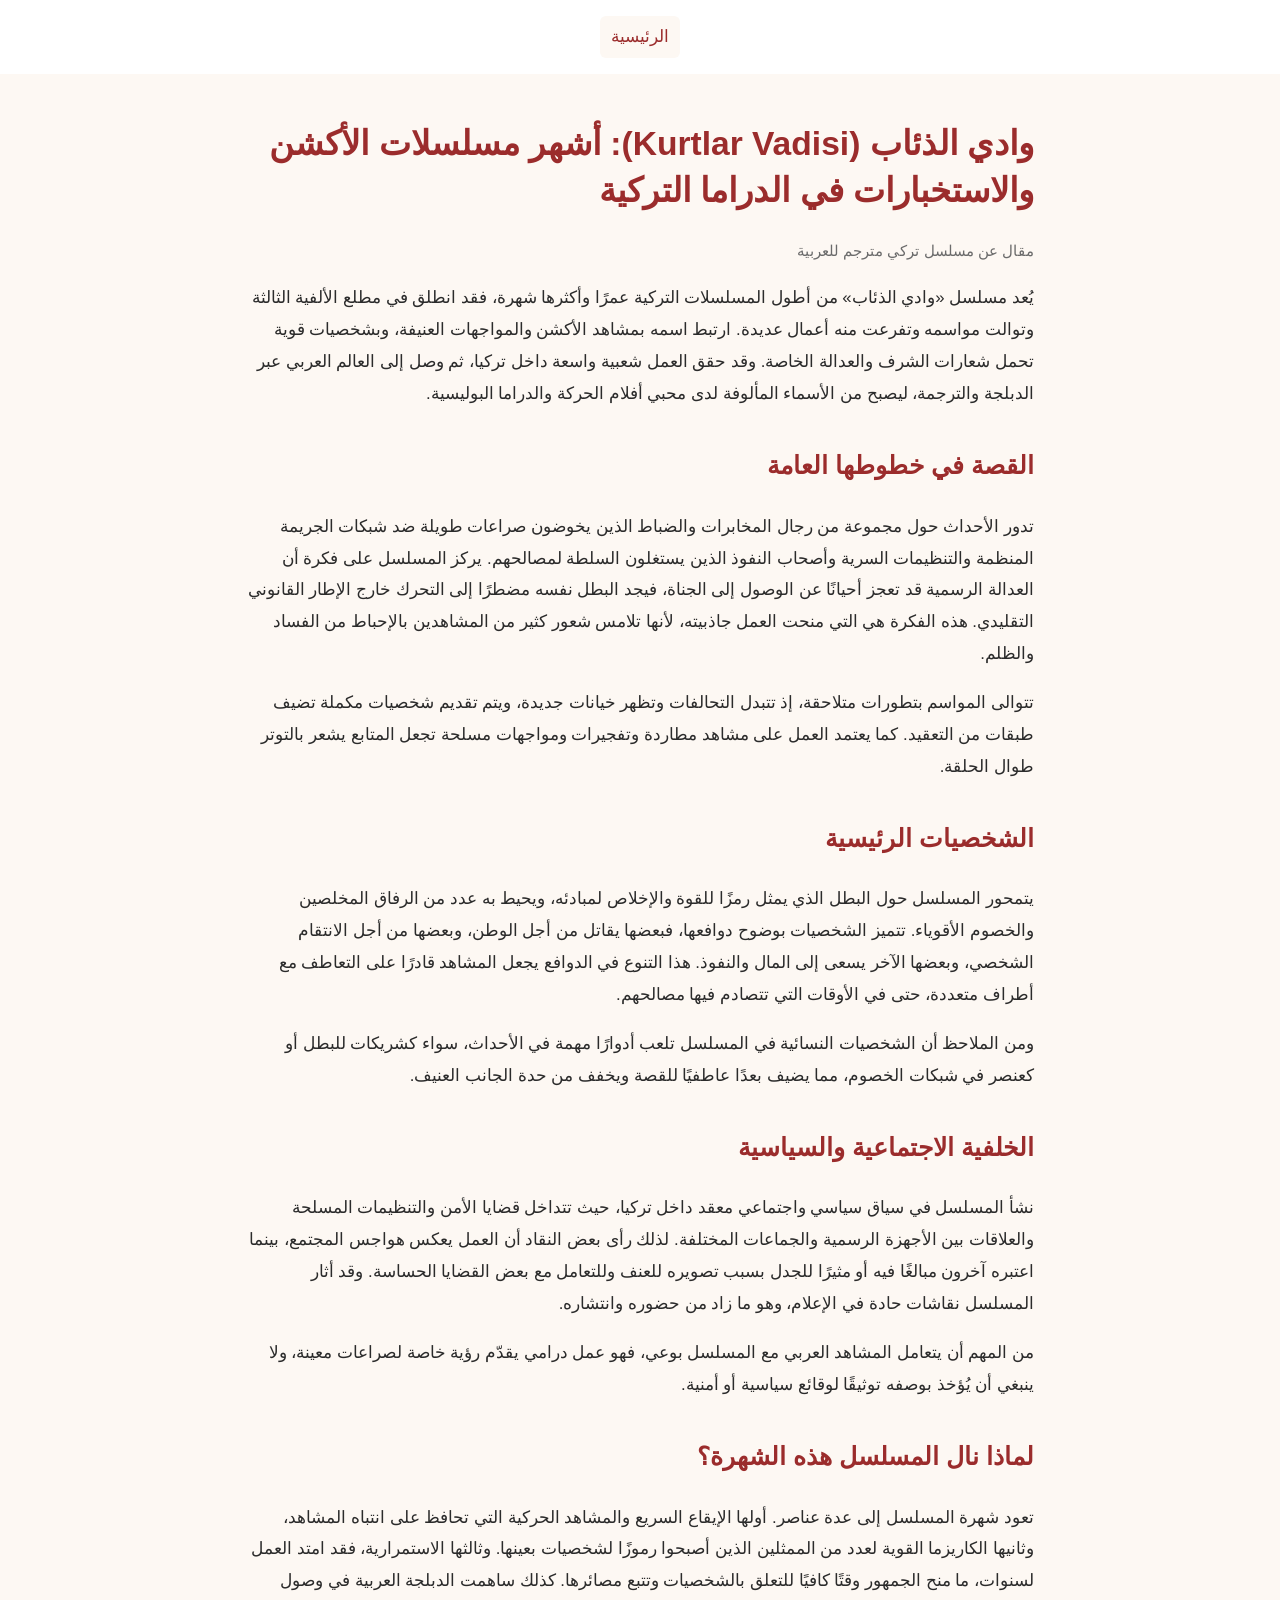
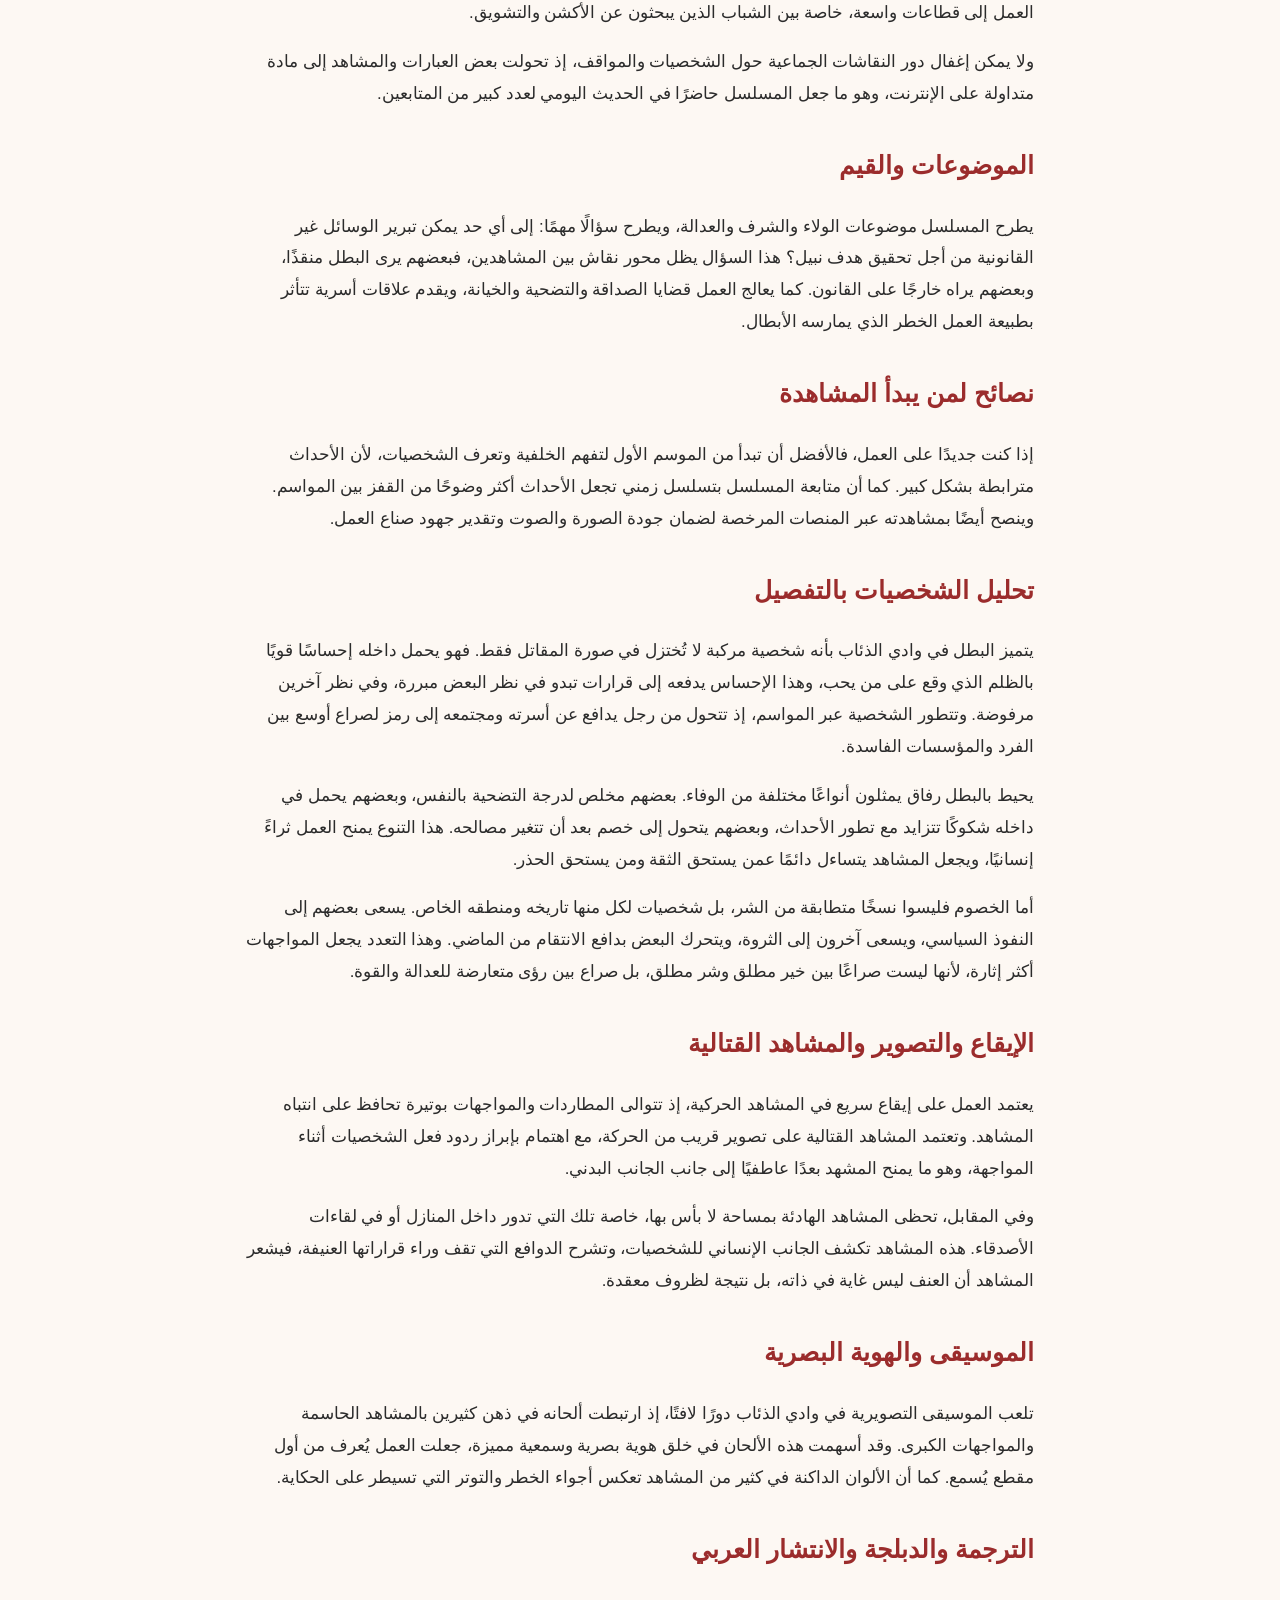
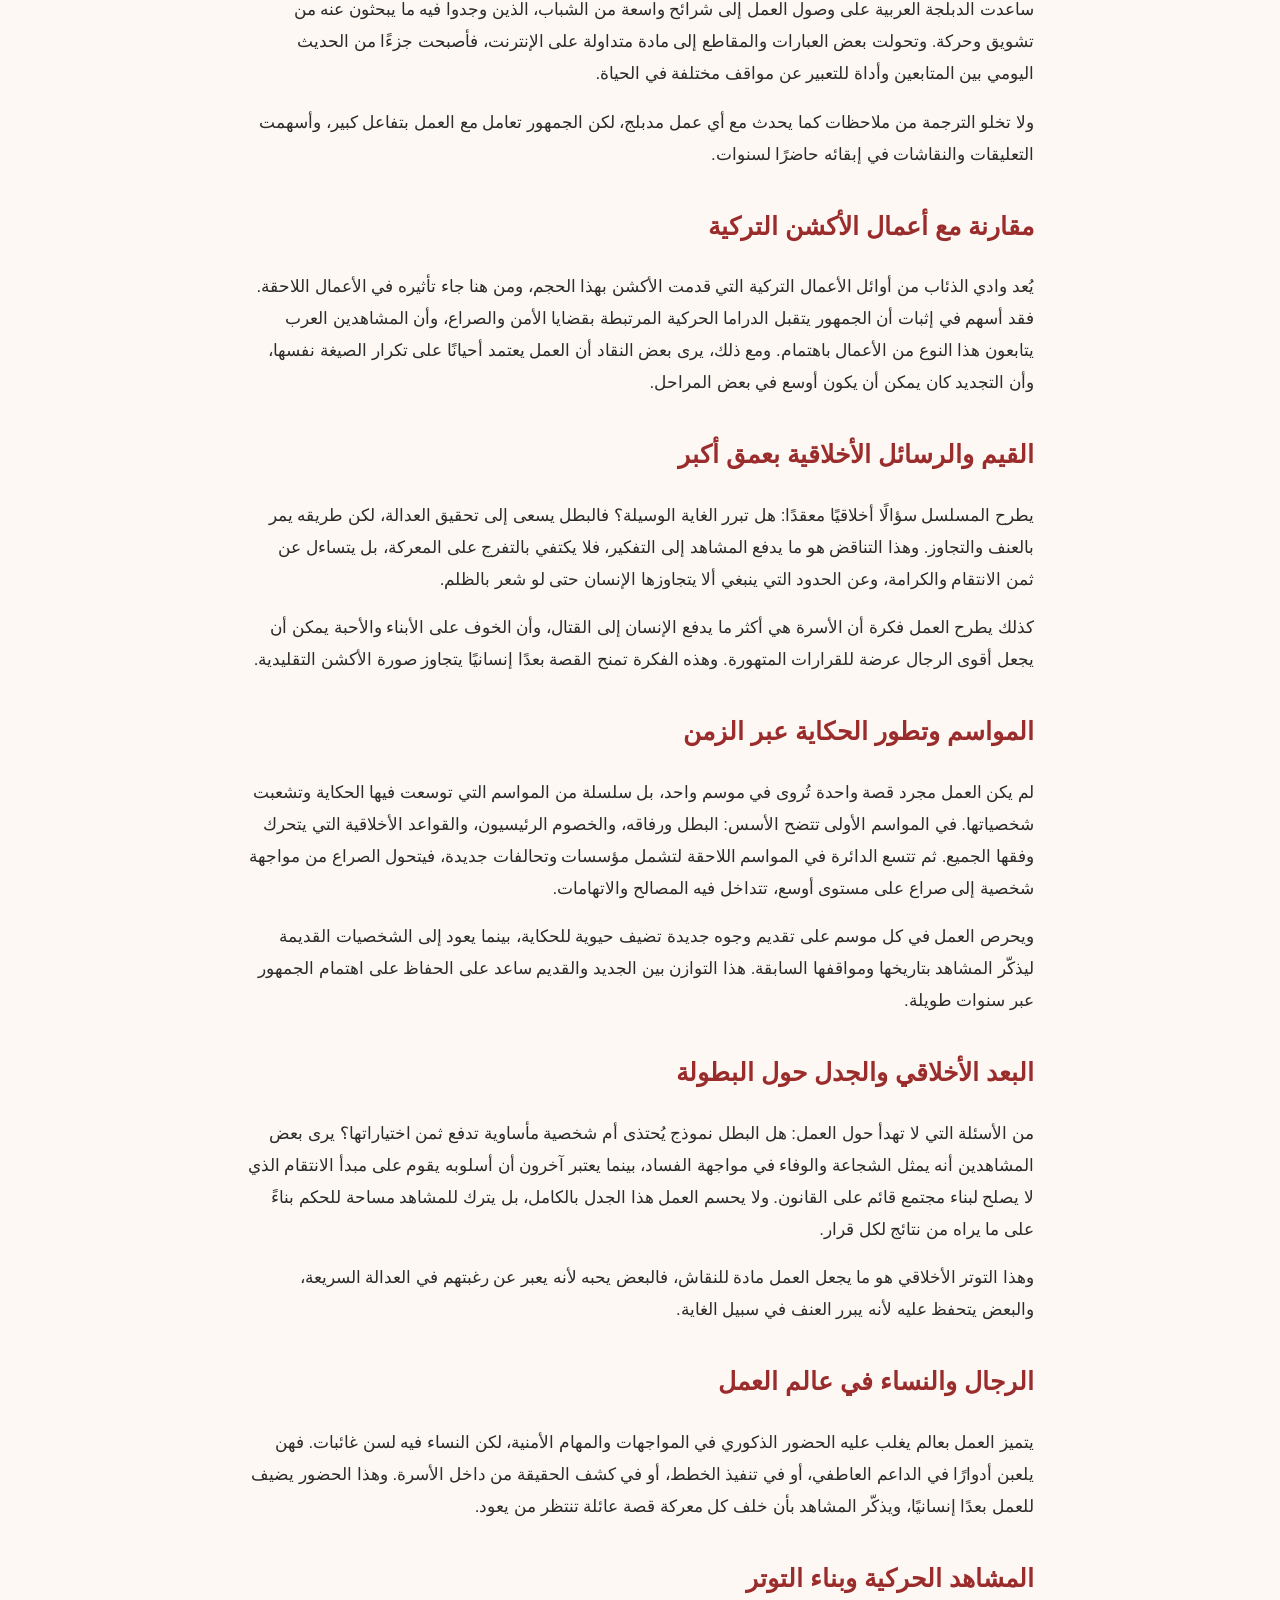
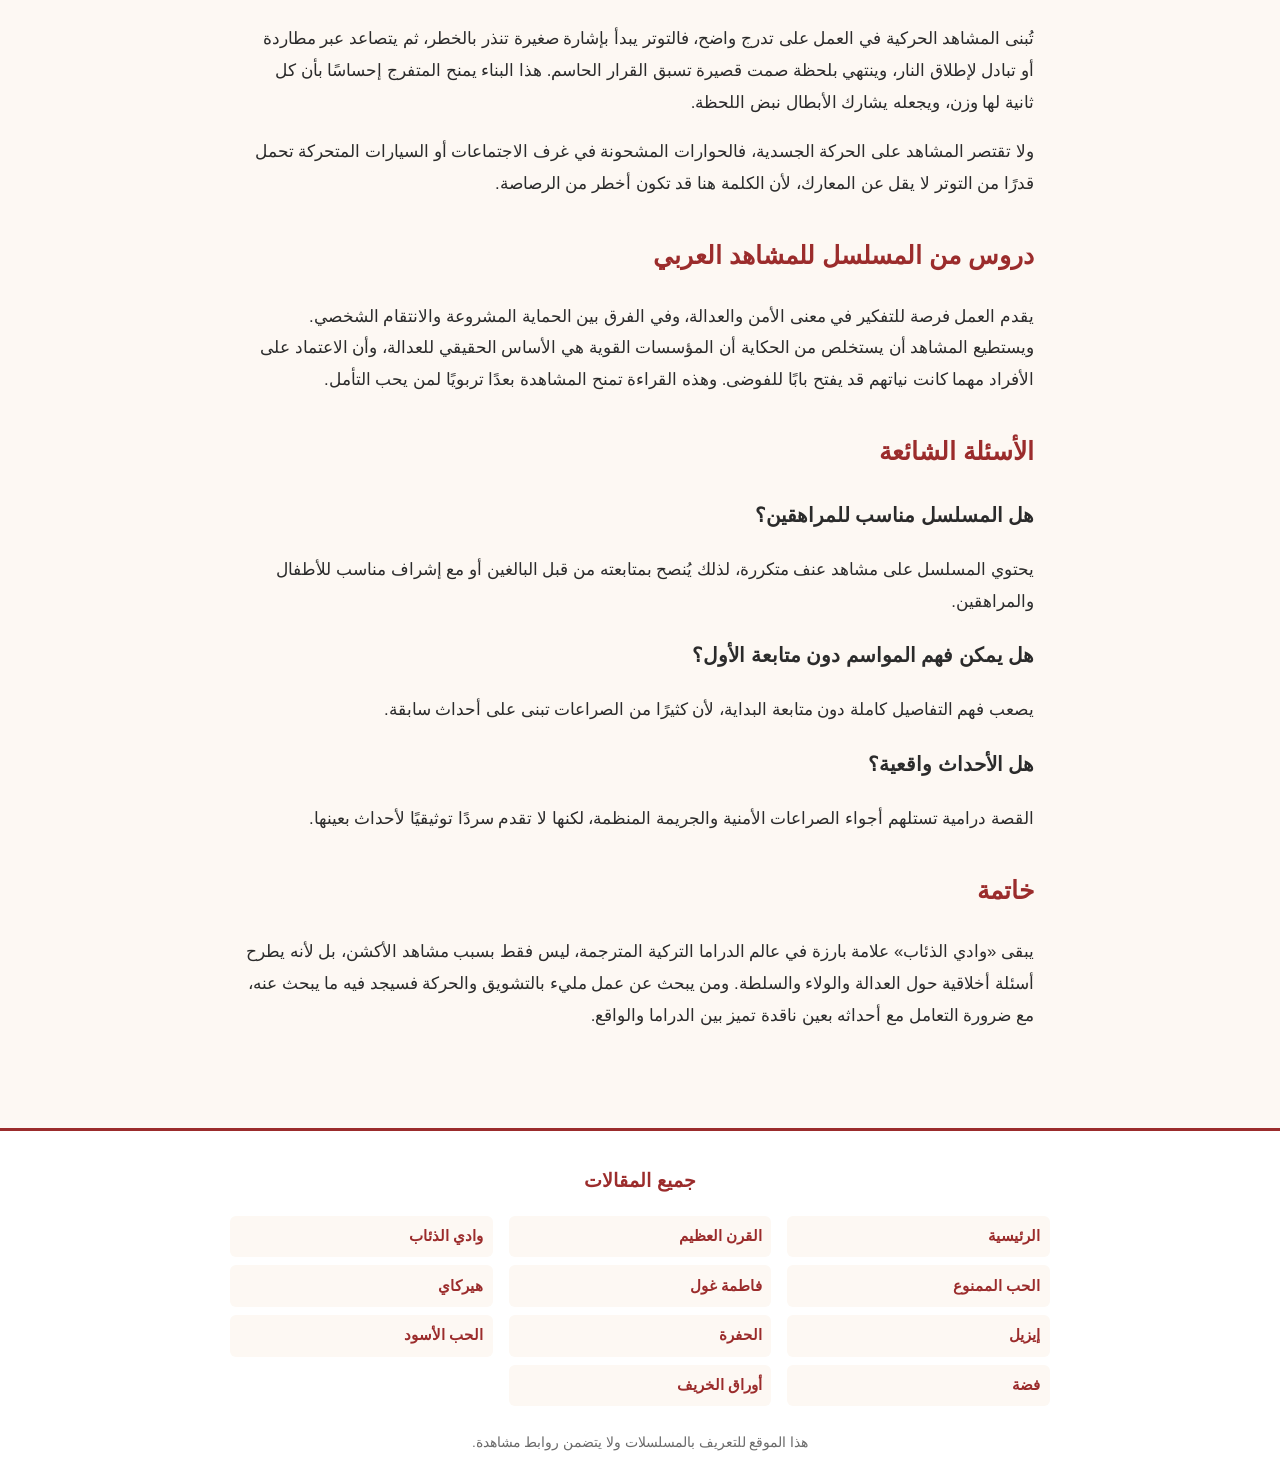
<file: kurtlar-vadisi.html>
<!doctype html>
<html lang="ar" dir="rtl">
<head>
  <meta charset="utf-8">
  <meta name="viewport" content="width=device-width, initial-scale=1">
  <title>وادي الذئاب - مسلسل تركي أكشن</title>
  <meta name="description" content="مقال مفصل عن مسلسل وادي الذئاب التركي: القصة، الشخصيات، الخلفية، وأسباب شهرته عربيًا.">
  <link rel="stylesheet" href="style.css">
</head>
<body>
<header>
  <nav>
    <ul>
      <li><a href="index.html">الرئيسية</a></li>
    </ul>
  </nav>
</header>

<main>
  <h1>وادي الذئاب (Kurtlar Vadisi): أشهر مسلسلات الأكشن والاستخبارات في الدراما التركية</h1>
  <p class="meta">مقال عن مسلسل تركي مترجم للعربية</p>

  <p>يُعد مسلسل «وادي الذئاب» من أطول المسلسلات التركية عمرًا وأكثرها شهرة، فقد انطلق في مطلع الألفية الثالثة وتوالت مواسمه وتفرعت منه أعمال عديدة. ارتبط اسمه بمشاهد الأكشن والمواجهات العنيفة، وبشخصيات قوية تحمل شعارات الشرف والعدالة الخاصة. وقد حقق العمل شعبية واسعة داخل تركيا، ثم وصل إلى العالم العربي عبر الدبلجة والترجمة، ليصبح من الأسماء المألوفة لدى محبي أفلام الحركة والدراما البوليسية.</p>

  <h2>القصة في خطوطها العامة</h2>
  <p>تدور الأحداث حول مجموعة من رجال المخابرات والضباط الذين يخوضون صراعات طويلة ضد شبكات الجريمة المنظمة والتنظيمات السرية وأصحاب النفوذ الذين يستغلون السلطة لمصالحهم. يركز المسلسل على فكرة أن العدالة الرسمية قد تعجز أحيانًا عن الوصول إلى الجناة، فيجد البطل نفسه مضطرًا إلى التحرك خارج الإطار القانوني التقليدي. هذه الفكرة هي التي منحت العمل جاذبيته، لأنها تلامس شعور كثير من المشاهدين بالإحباط من الفساد والظلم.</p>
  <p>تتوالى المواسم بتطورات متلاحقة، إذ تتبدل التحالفات وتظهر خيانات جديدة، ويتم تقديم شخصيات مكملة تضيف طبقات من التعقيد. كما يعتمد العمل على مشاهد مطاردة وتفجيرات ومواجهات مسلحة تجعل المتابع يشعر بالتوتر طوال الحلقة.</p>

  <h2>الشخصيات الرئيسية</h2>
  <p>يتمحور المسلسل حول البطل الذي يمثل رمزًا للقوة والإخلاص لمبادئه، ويحيط به عدد من الرفاق المخلصين والخصوم الأقوياء. تتميز الشخصيات بوضوح دوافعها، فبعضها يقاتل من أجل الوطن، وبعضها من أجل الانتقام الشخصي، وبعضها الآخر يسعى إلى المال والنفوذ. هذا التنوع في الدوافع يجعل المشاهد قادرًا على التعاطف مع أطراف متعددة، حتى في الأوقات التي تتصادم فيها مصالحهم.</p>
  <p>ومن الملاحظ أن الشخصيات النسائية في المسلسل تلعب أدوارًا مهمة في الأحداث، سواء كشريكات للبطل أو كعنصر في شبكات الخصوم، مما يضيف بعدًا عاطفيًا للقصة ويخفف من حدة الجانب العنيف.</p>

  <h2>الخلفية الاجتماعية والسياسية</h2>
  <p>نشأ المسلسل في سياق سياسي واجتماعي معقد داخل تركيا، حيث تتداخل قضايا الأمن والتنظيمات المسلحة والعلاقات بين الأجهزة الرسمية والجماعات المختلفة. لذلك رأى بعض النقاد أن العمل يعكس هواجس المجتمع، بينما اعتبره آخرون مبالغًا فيه أو مثيرًا للجدل بسبب تصويره للعنف وللتعامل مع بعض القضايا الحساسة. وقد أثار المسلسل نقاشات حادة في الإعلام، وهو ما زاد من حضوره وانتشاره.</p>
  <p>من المهم أن يتعامل المشاهد العربي مع المسلسل بوعي، فهو عمل درامي يقدّم رؤية خاصة لصراعات معينة، ولا ينبغي أن يُؤخذ بوصفه توثيقًا لوقائع سياسية أو أمنية.</p>

  <h2>لماذا نال المسلسل هذه الشهرة؟</h2>
  <p>تعود شهرة المسلسل إلى عدة عناصر. أولها الإيقاع السريع والمشاهد الحركية التي تحافظ على انتباه المشاهد، وثانيها الكاريزما القوية لعدد من الممثلين الذين أصبحوا رموزًا لشخصيات بعينها. وثالثها الاستمرارية، فقد امتد العمل لسنوات، ما منح الجمهور وقتًا كافيًا للتعلق بالشخصيات وتتبع مصائرها. كذلك ساهمت الدبلجة العربية في وصول العمل إلى قطاعات واسعة، خاصة بين الشباب الذين يبحثون عن الأكشن والتشويق.</p>
  <p>ولا يمكن إغفال دور النقاشات الجماعية حول الشخصيات والمواقف، إذ تحولت بعض العبارات والمشاهد إلى مادة متداولة على الإنترنت، وهو ما جعل المسلسل حاضرًا في الحديث اليومي لعدد كبير من المتابعين.</p>

  <h2>الموضوعات والقيم</h2>
  <p>يطرح المسلسل موضوعات الولاء والشرف والعدالة، ويطرح سؤالًا مهمًا: إلى أي حد يمكن تبرير الوسائل غير القانونية من أجل تحقيق هدف نبيل؟ هذا السؤال يظل محور نقاش بين المشاهدين، فبعضهم يرى البطل منقذًا، وبعضهم يراه خارجًا على القانون. كما يعالج العمل قضايا الصداقة والتضحية والخيانة، ويقدم علاقات أسرية تتأثر بطبيعة العمل الخطر الذي يمارسه الأبطال.</p>

  <h2>نصائح لمن يبدأ المشاهدة</h2>
  <p>إذا كنت جديدًا على العمل، فالأفضل أن تبدأ من الموسم الأول لتفهم الخلفية وتعرف الشخصيات، لأن الأحداث مترابطة بشكل كبير. كما أن متابعة المسلسل بتسلسل زمني تجعل الأحداث أكثر وضوحًا من القفز بين المواسم. وينصح أيضًا بمشاهدته عبر المنصات المرخصة لضمان جودة الصورة والصوت وتقدير جهود صناع العمل.</p>

  <h2>تحليل الشخصيات بالتفصيل</h2>
  <p>يتميز البطل في وادي الذئاب بأنه شخصية مركبة لا تُختزل في صورة المقاتل فقط. فهو يحمل داخله إحساسًا قويًا بالظلم الذي وقع على من يحب، وهذا الإحساس يدفعه إلى قرارات تبدو في نظر البعض مبررة، وفي نظر آخرين مرفوضة. وتتطور الشخصية عبر المواسم، إذ تتحول من رجل يدافع عن أسرته ومجتمعه إلى رمز لصراع أوسع بين الفرد والمؤسسات الفاسدة.</p>
  <p>يحيط بالبطل رفاق يمثلون أنواعًا مختلفة من الوفاء. بعضهم مخلص لدرجة التضحية بالنفس، وبعضهم يحمل في داخله شكوكًا تتزايد مع تطور الأحداث، وبعضهم يتحول إلى خصم بعد أن تتغير مصالحه. هذا التنوع يمنح العمل ثراءً إنسانيًا، ويجعل المشاهد يتساءل دائمًا عمن يستحق الثقة ومن يستحق الحذر.</p>
  <p>أما الخصوم فليسوا نسخًا متطابقة من الشر، بل شخصيات لكل منها تاريخه ومنطقه الخاص. يسعى بعضهم إلى النفوذ السياسي، ويسعى آخرون إلى الثروة، ويتحرك البعض بدافع الانتقام من الماضي. وهذا التعدد يجعل المواجهات أكثر إثارة، لأنها ليست صراعًا بين خير مطلق وشر مطلق، بل صراع بين رؤى متعارضة للعدالة والقوة.</p>

  <h2>الإيقاع والتصوير والمشاهد القتالية</h2>
  <p>يعتمد العمل على إيقاع سريع في المشاهد الحركية، إذ تتوالى المطاردات والمواجهات بوتيرة تحافظ على انتباه المشاهد. وتعتمد المشاهد القتالية على تصوير قريب من الحركة، مع اهتمام بإبراز ردود فعل الشخصيات أثناء المواجهة، وهو ما يمنح المشهد بعدًا عاطفيًا إلى جانب الجانب البدني.</p>
  <p>وفي المقابل، تحظى المشاهد الهادئة بمساحة لا بأس بها، خاصة تلك التي تدور داخل المنازل أو في لقاءات الأصدقاء. هذه المشاهد تكشف الجانب الإنساني للشخصيات، وتشرح الدوافع التي تقف وراء قراراتها العنيفة، فيشعر المشاهد أن العنف ليس غاية في ذاته، بل نتيجة لظروف معقدة.</p>

  <h2>الموسيقى والهوية البصرية</h2>
  <p>تلعب الموسيقى التصويرية في وادي الذئاب دورًا لافتًا، إذ ارتبطت ألحانه في ذهن كثيرين بالمشاهد الحاسمة والمواجهات الكبرى. وقد أسهمت هذه الألحان في خلق هوية بصرية وسمعية مميزة، جعلت العمل يُعرف من أول مقطع يُسمع. كما أن الألوان الداكنة في كثير من المشاهد تعكس أجواء الخطر والتوتر التي تسيطر على الحكاية.</p>

  <h2>الترجمة والدبلجة والانتشار العربي</h2>
  <p>ساعدت الدبلجة العربية على وصول العمل إلى شرائح واسعة من الشباب، الذين وجدوا فيه ما يبحثون عنه من تشويق وحركة. وتحولت بعض العبارات والمقاطع إلى مادة متداولة على الإنترنت، فأصبحت جزءًا من الحديث اليومي بين المتابعين وأداة للتعبير عن مواقف مختلفة في الحياة.</p>
  <p>ولا تخلو الترجمة من ملاحظات كما يحدث مع أي عمل مدبلج، لكن الجمهور تعامل مع العمل بتفاعل كبير، وأسهمت التعليقات والنقاشات في إبقائه حاضرًا لسنوات.</p>

  <h2>مقارنة مع أعمال الأكشن التركية</h2>
  <p>يُعد وادي الذئاب من أوائل الأعمال التركية التي قدمت الأكشن بهذا الحجم، ومن هنا جاء تأثيره في الأعمال اللاحقة. فقد أسهم في إثبات أن الجمهور يتقبل الدراما الحركية المرتبطة بقضايا الأمن والصراع، وأن المشاهدين العرب يتابعون هذا النوع من الأعمال باهتمام. ومع ذلك، يرى بعض النقاد أن العمل يعتمد أحيانًا على تكرار الصيغة نفسها، وأن التجديد كان يمكن أن يكون أوسع في بعض المراحل.</p>

  <h2>القيم والرسائل الأخلاقية بعمق أكبر</h2>
  <p>يطرح المسلسل سؤالًا أخلاقيًا معقدًا: هل تبرر الغاية الوسيلة؟ فالبطل يسعى إلى تحقيق العدالة، لكن طريقه يمر بالعنف والتجاوز. وهذا التناقض هو ما يدفع المشاهد إلى التفكير، فلا يكتفي بالتفرج على المعركة، بل يتساءل عن ثمن الانتقام والكرامة، وعن الحدود التي ينبغي ألا يتجاوزها الإنسان حتى لو شعر بالظلم.</p>
  <p>كذلك يطرح العمل فكرة أن الأسرة هي أكثر ما يدفع الإنسان إلى القتال، وأن الخوف على الأبناء والأحبة يمكن أن يجعل أقوى الرجال عرضة للقرارات المتهورة. وهذه الفكرة تمنح القصة بعدًا إنسانيًا يتجاوز صورة الأكشن التقليدية.</p>

  <h2>المواسم وتطور الحكاية عبر الزمن</h2>
  <p>لم يكن العمل مجرد قصة واحدة تُروى في موسم واحد، بل سلسلة من المواسم التي توسعت فيها الحكاية وتشعبت شخصياتها. في المواسم الأولى تتضح الأسس: البطل ورفاقه، والخصوم الرئيسيون، والقواعد الأخلاقية التي يتحرك وفقها الجميع. ثم تتسع الدائرة في المواسم اللاحقة لتشمل مؤسسات وتحالفات جديدة، فيتحول الصراع من مواجهة شخصية إلى صراع على مستوى أوسع، تتداخل فيه المصالح والاتهامات.</p>
  <p>ويحرص العمل في كل موسم على تقديم وجوه جديدة تضيف حيوية للحكاية، بينما يعود إلى الشخصيات القديمة ليذكّر المشاهد بتاريخها ومواقفها السابقة. هذا التوازن بين الجديد والقديم ساعد على الحفاظ على اهتمام الجمهور عبر سنوات طويلة.</p>

  <h2>البعد الأخلاقي والجدل حول البطولة</h2>
  <p>من الأسئلة التي لا تهدأ حول العمل: هل البطل نموذج يُحتذى أم شخصية مأساوية تدفع ثمن اختياراتها؟ يرى بعض المشاهدين أنه يمثل الشجاعة والوفاء في مواجهة الفساد، بينما يعتبر آخرون أن أسلوبه يقوم على مبدأ الانتقام الذي لا يصلح لبناء مجتمع قائم على القانون. ولا يحسم العمل هذا الجدل بالكامل، بل يترك للمشاهد مساحة للحكم بناءً على ما يراه من نتائج لكل قرار.</p>
  <p>وهذا التوتر الأخلاقي هو ما يجعل العمل مادة للنقاش، فالبعض يحبه لأنه يعبر عن رغبتهم في العدالة السريعة، والبعض يتحفظ عليه لأنه يبرر العنف في سبيل الغاية.</p>

  <h2>الرجال والنساء في عالم العمل</h2>
  <p>يتميز العمل بعالم يغلب عليه الحضور الذكوري في المواجهات والمهام الأمنية، لكن النساء فيه لسن غائبات. فهن يلعبن أدوارًا في الداعم العاطفي، أو في تنفيذ الخطط، أو في كشف الحقيقة من داخل الأسرة. وهذا الحضور يضيف للعمل بعدًا إنسانيًا، ويذكّر المشاهد بأن خلف كل معركة قصة عائلة تنتظر من يعود.</p>

  <h2>المشاهد الحركية وبناء التوتر</h2>
  <p>تُبنى المشاهد الحركية في العمل على تدرج واضح، فالتوتر يبدأ بإشارة صغيرة تنذر بالخطر، ثم يتصاعد عبر مطاردة أو تبادل لإطلاق النار، وينتهي بلحظة صمت قصيرة تسبق القرار الحاسم. هذا البناء يمنح المتفرج إحساسًا بأن كل ثانية لها وزن، ويجعله يشارك الأبطال نبض اللحظة.</p>
  <p>ولا تقتصر المشاهد على الحركة الجسدية، فالحوارات المشحونة في غرف الاجتماعات أو السيارات المتحركة تحمل قدرًا من التوتر لا يقل عن المعارك، لأن الكلمة هنا قد تكون أخطر من الرصاصة.</p>

  <h2>دروس من المسلسل للمشاهد العربي</h2>
  <p>يقدم العمل فرصة للتفكير في معنى الأمن والعدالة، وفي الفرق بين الحماية المشروعة والانتقام الشخصي. ويستطيع المشاهد أن يستخلص من الحكاية أن المؤسسات القوية هي الأساس الحقيقي للعدالة، وأن الاعتماد على الأفراد مهما كانت نياتهم قد يفتح بابًا للفوضى. وهذه القراءة تمنح المشاهدة بعدًا تربويًا لمن يحب التأمل.</p>

  <h2>الأسئلة الشائعة</h2>
  <h3>هل المسلسل مناسب للمراهقين؟</h3>
  <p>يحتوي المسلسل على مشاهد عنف متكررة، لذلك يُنصح بمتابعته من قبل البالغين أو مع إشراف مناسب للأطفال والمراهقين.</p>
  <h3>هل يمكن فهم المواسم دون متابعة الأول؟</h3>
  <p>يصعب فهم التفاصيل كاملة دون متابعة البداية، لأن كثيرًا من الصراعات تبنى على أحداث سابقة.</p>
  <h3>هل الأحداث واقعية؟</h3>
  <p>القصة درامية تستلهم أجواء الصراعات الأمنية والجريمة المنظمة، لكنها لا تقدم سردًا توثيقيًا لأحداث بعينها.</p>

  <h2>خاتمة</h2>
  <p>يبقى «وادي الذئاب» علامة بارزة في عالم الدراما التركية المترجمة، ليس فقط بسبب مشاهد الأكشن، بل لأنه يطرح أسئلة أخلاقية حول العدالة والولاء والسلطة. ومن يبحث عن عمل مليء بالتشويق والحركة فسيجد فيه ما يبحث عنه، مع ضرورة التعامل مع أحداثه بعين ناقدة تميز بين الدراما والواقع.</p>
</main>

<footer class="site-footer">
  <h2>جميع المقالات</h2>
  <ul class="footer-links">
    <li><a href="index.html">الرئيسية</a></li>
    <li><a href="muhtesem-yuzyil.html">القرن العظيم</a></li>
    <li><a href="kurtlar-vadisi.html">وادي الذئاب</a></li>
    <li><a href="ask-i-memnu.html">الحب الممنوع</a></li>
    <li><a href="fatmagul.html">فاطمة غول</a></li>
    <li><a href="hercai.html">هيركاي</a></li>
    <li><a href="ezel.html">إيزيل</a></li>
    <li><a href="cukur.html">الحفرة</a></li>
    <li><a href="kara-sevda.html">الحب الأسود</a></li>
    <li><a href="gumus.html">فضة</a></li>
    <li><a href="yaprak-dokumu.html">أوراق الخريف</a></li>
  </ul>
  <p class="copy">هذا الموقع للتعريف بالمسلسلات ولا يتضمن روابط مشاهدة.</p>
</footer>
</body>
</html>
</file>
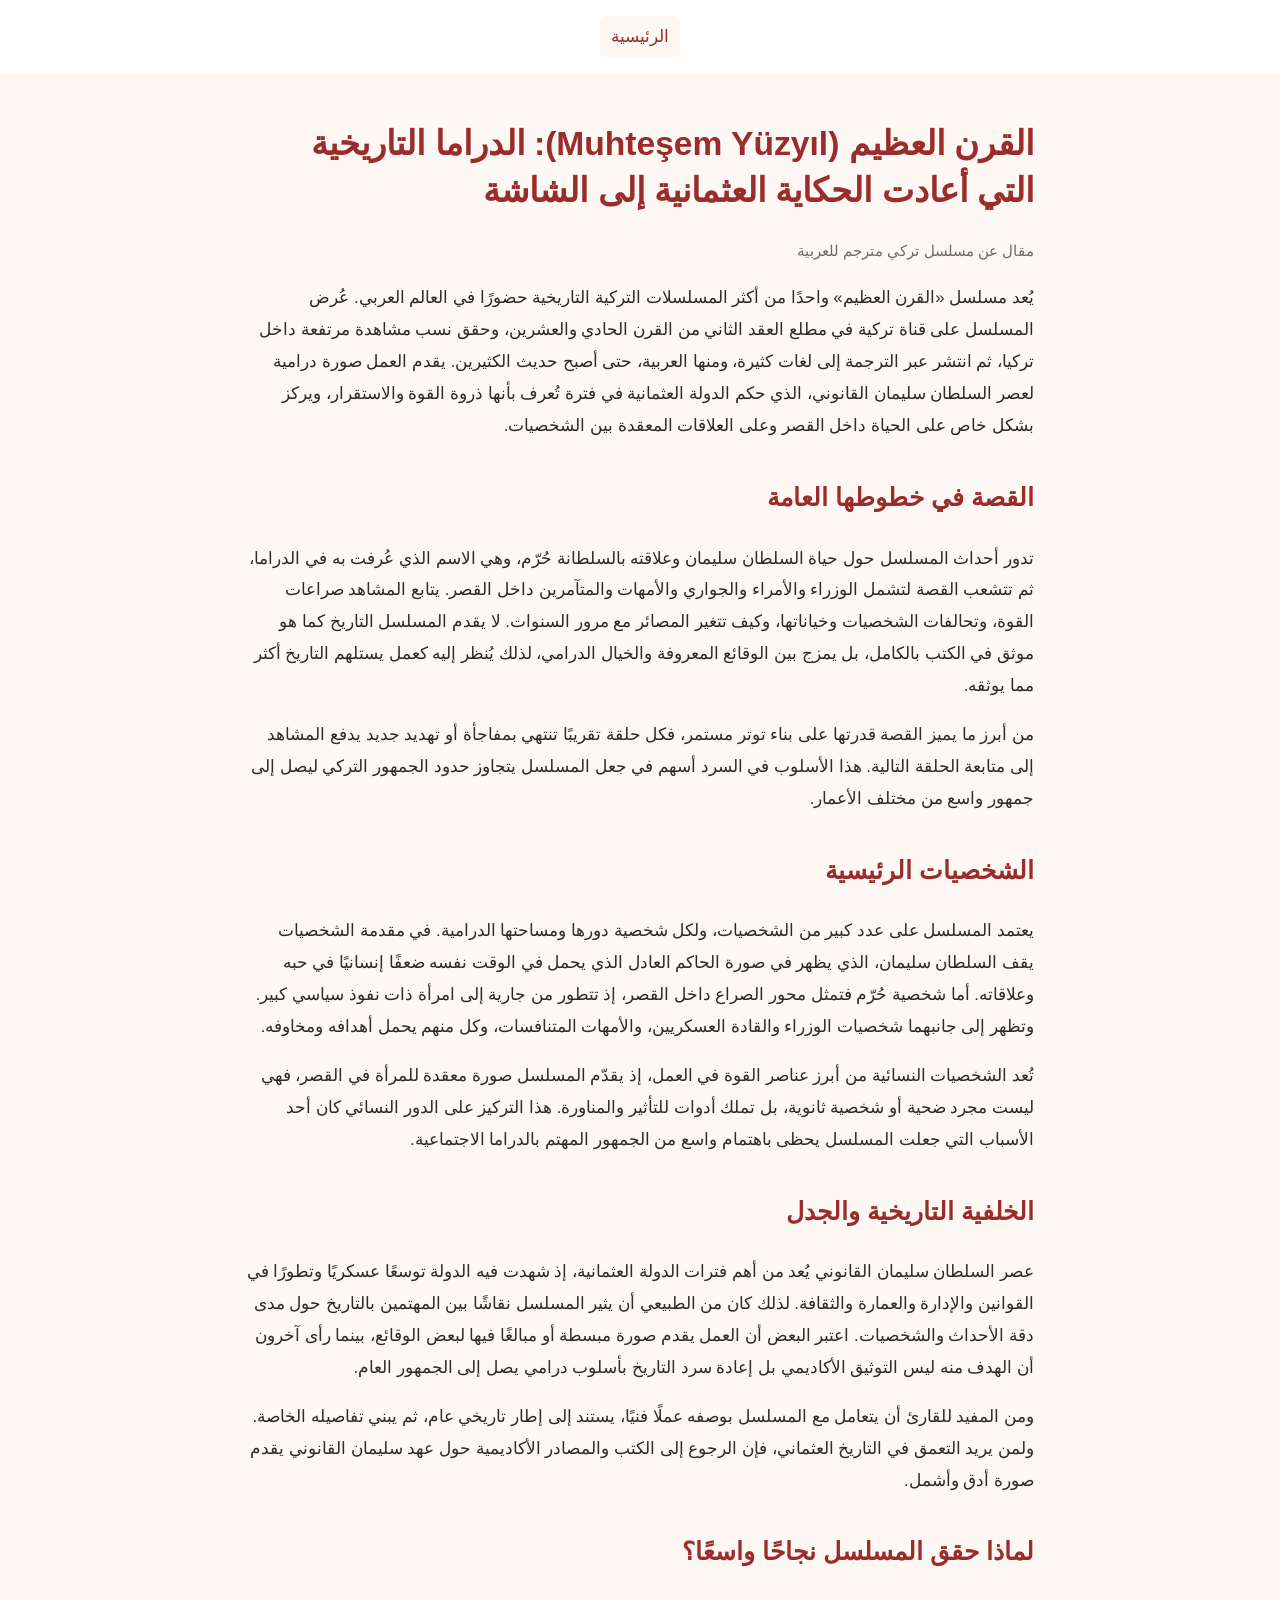
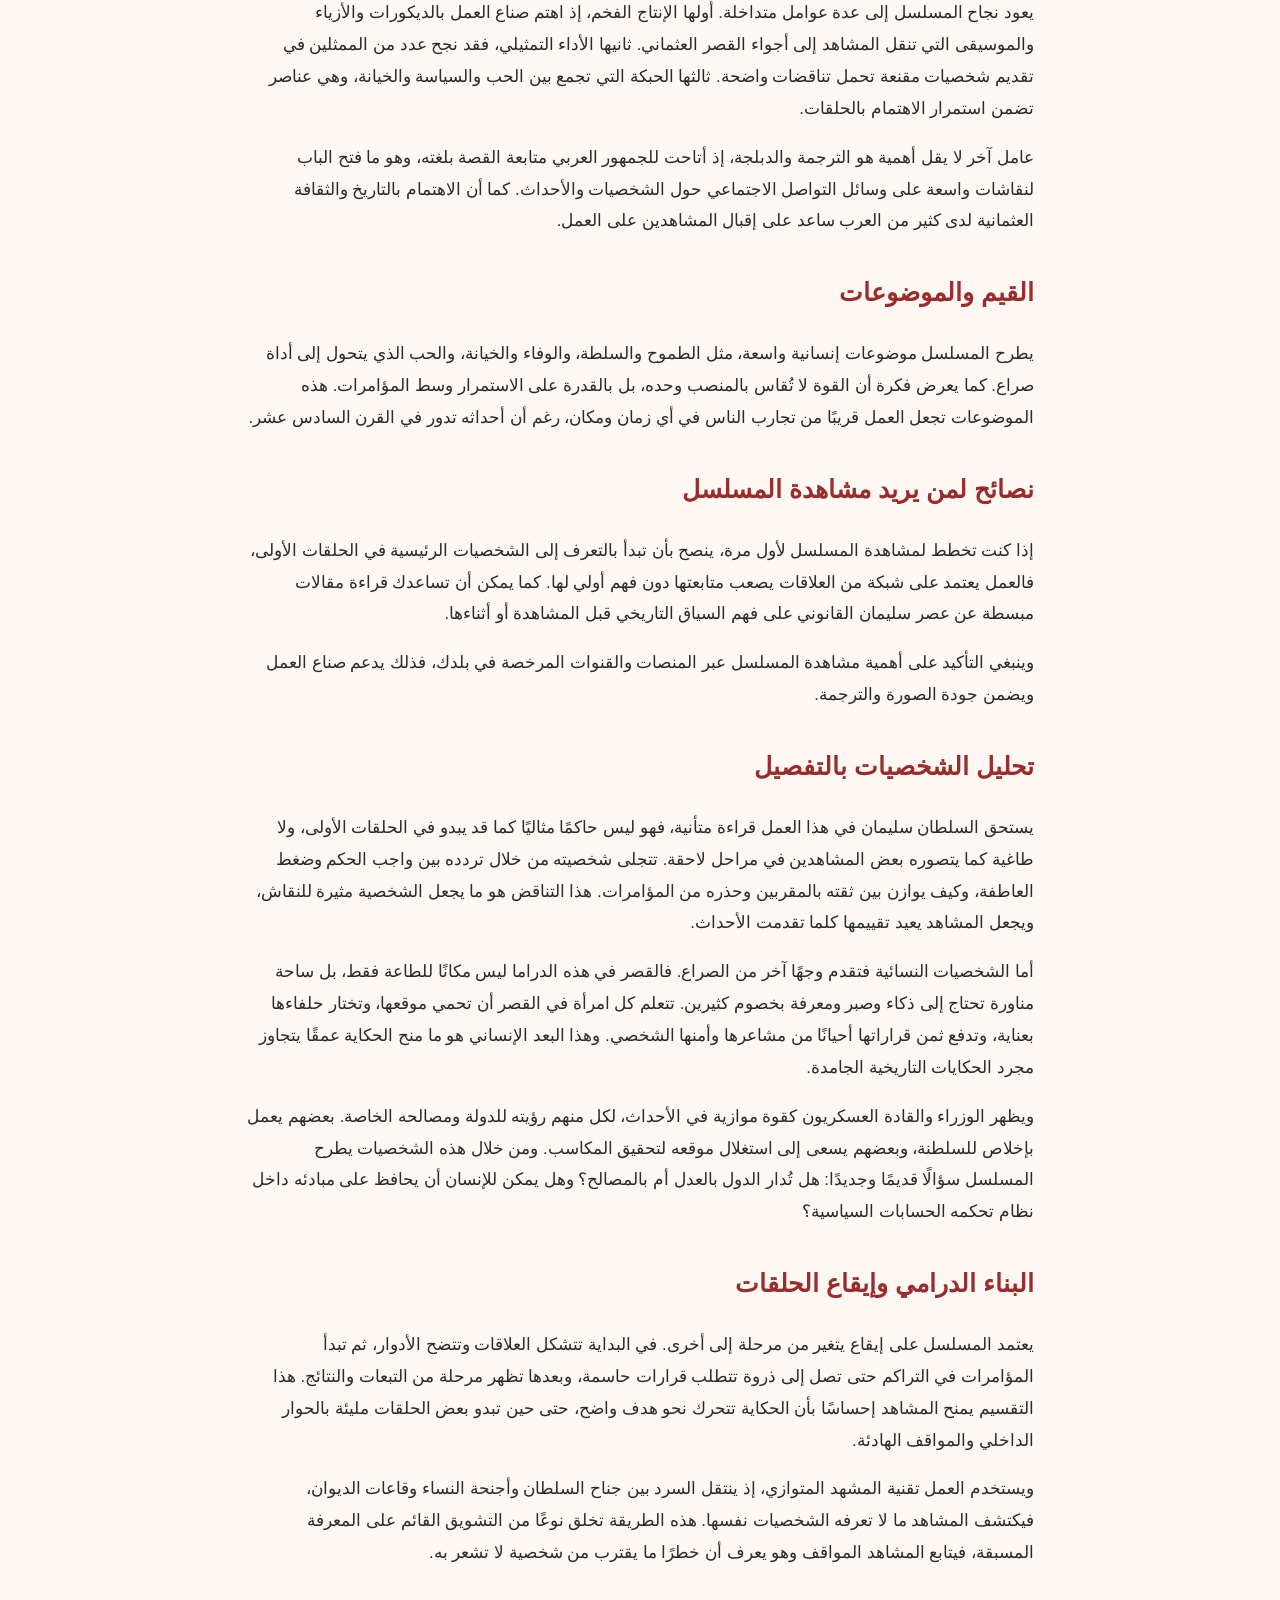
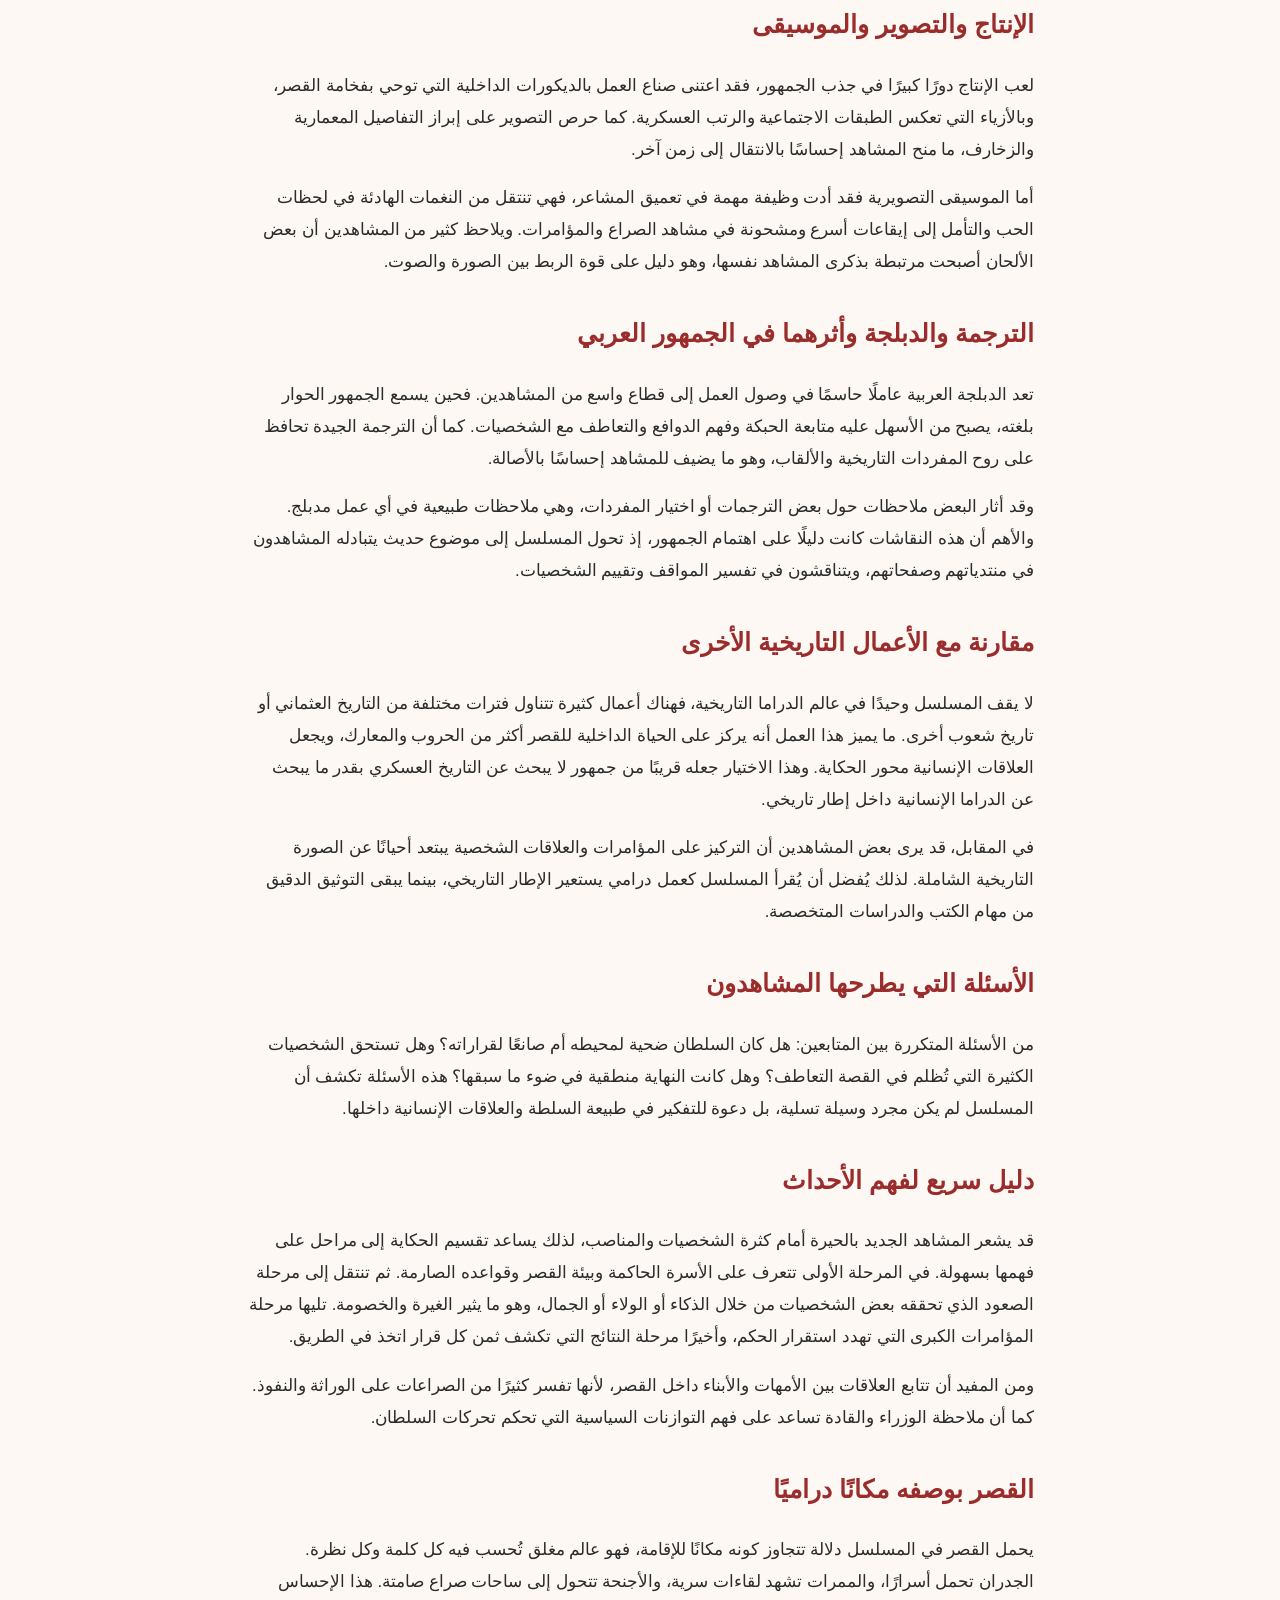
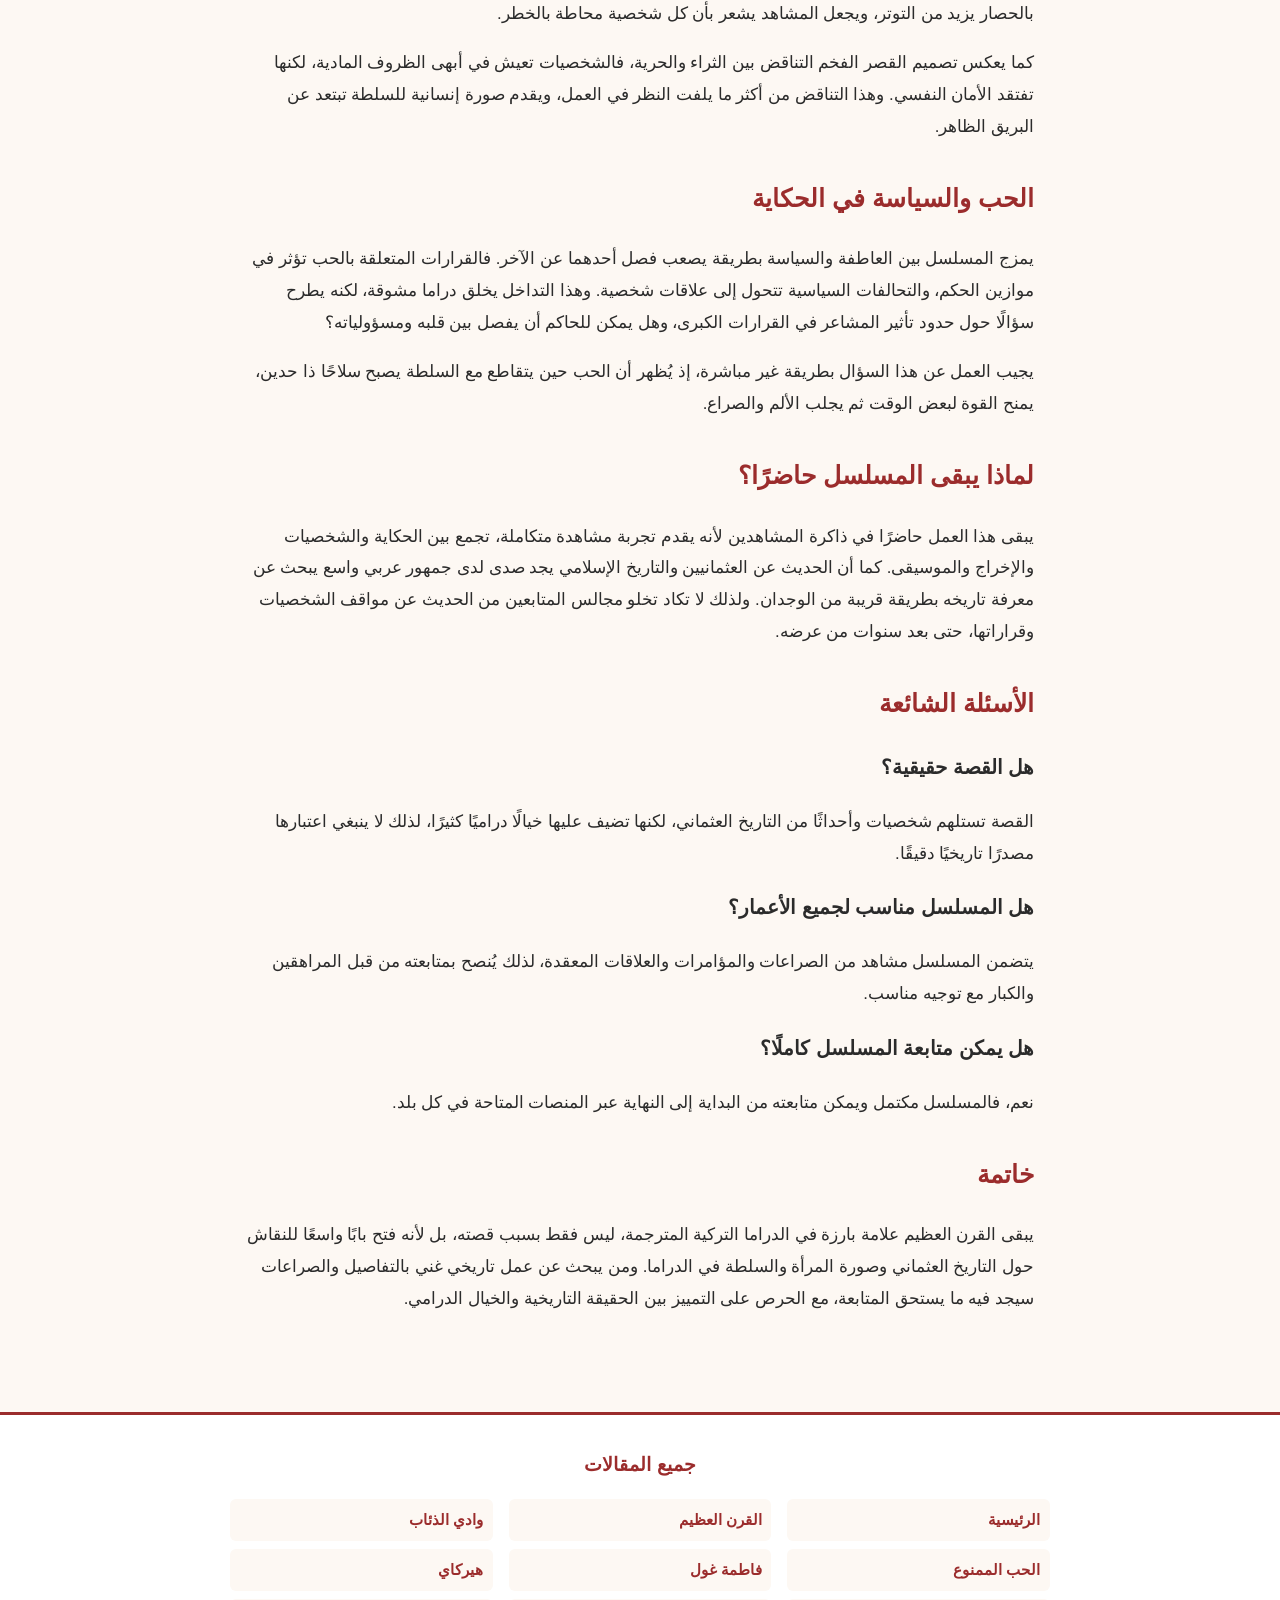
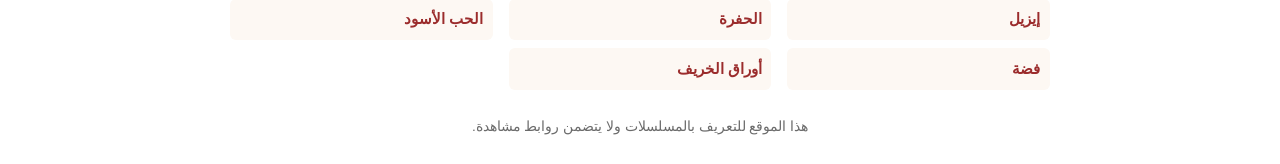
<file: muhtesem-yuzyil.html>
<!doctype html>
<html lang="ar" dir="rtl">
<head>
  <meta charset="utf-8">
  <meta name="viewport" content="width=device-width, initial-scale=1">
  <title>القرن العظيم - مسلسل تركي تاريخي</title>
  <meta name="description" content="مقال مفصل عن مسلسل القرن العظيم التركي: القصة، الشخصيات، الخلفية التاريخية، وأسباب نجاحه عربيًا.">
  <link rel="stylesheet" href="style.css">
</head>
<body>
<header>
  <nav>
    <ul>
      <li><a href="index.html">الرئيسية</a></li>
    </ul>
  </nav>
</header>

<main>
  <h1>القرن العظيم (Muhteşem Yüzyıl): الدراما التاريخية التي أعادت الحكاية العثمانية إلى الشاشة</h1>
  <p class="meta">مقال عن مسلسل تركي مترجم للعربية</p>

  <p>يُعد مسلسل «القرن العظيم» واحدًا من أكثر المسلسلات التركية التاريخية حضورًا في العالم العربي. عُرض المسلسل على قناة تركية في مطلع العقد الثاني من القرن الحادي والعشرين، وحقق نسب مشاهدة مرتفعة داخل تركيا، ثم انتشر عبر الترجمة إلى لغات كثيرة، ومنها العربية، حتى أصبح حديث الكثيرين. يقدم العمل صورة درامية لعصر السلطان سليمان القانوني، الذي حكم الدولة العثمانية في فترة تُعرف بأنها ذروة القوة والاستقرار، ويركز بشكل خاص على الحياة داخل القصر وعلى العلاقات المعقدة بين الشخصيات.</p>

  <h2>القصة في خطوطها العامة</h2>
  <p>تدور أحداث المسلسل حول حياة السلطان سليمان وعلاقته بالسلطانة حُرّم، وهي الاسم الذي عُرفت به في الدراما، ثم تتشعب القصة لتشمل الوزراء والأمراء والجواري والأمهات والمتآمرين داخل القصر. يتابع المشاهد صراعات القوة، وتحالفات الشخصيات وخياناتها، وكيف تتغير المصائر مع مرور السنوات. لا يقدم المسلسل التاريخ كما هو موثق في الكتب بالكامل، بل يمزج بين الوقائع المعروفة والخيال الدرامي، لذلك يُنظر إليه كعمل يستلهم التاريخ أكثر مما يوثقه.</p>
  <p>من أبرز ما يميز القصة قدرتها على بناء توتر مستمر، فكل حلقة تقريبًا تنتهي بمفاجأة أو تهديد جديد يدفع المشاهد إلى متابعة الحلقة التالية. هذا الأسلوب في السرد أسهم في جعل المسلسل يتجاوز حدود الجمهور التركي ليصل إلى جمهور واسع من مختلف الأعمار.</p>

  <h2>الشخصيات الرئيسية</h2>
  <p>يعتمد المسلسل على عدد كبير من الشخصيات، ولكل شخصية دورها ومساحتها الدرامية. في مقدمة الشخصيات يقف السلطان سليمان، الذي يظهر في صورة الحاكم العادل الذي يحمل في الوقت نفسه ضعفًا إنسانيًا في حبه وعلاقاته. أما شخصية حُرّم فتمثل محور الصراع داخل القصر، إذ تتطور من جارية إلى امرأة ذات نفوذ سياسي كبير. وتظهر إلى جانبهما شخصيات الوزراء والقادة العسكريين، والأمهات المتنافسات، وكل منهم يحمل أهدافه ومخاوفه.</p>
  <p>تُعد الشخصيات النسائية من أبرز عناصر القوة في العمل، إذ يقدّم المسلسل صورة معقدة للمرأة في القصر، فهي ليست مجرد ضحية أو شخصية ثانوية، بل تملك أدوات للتأثير والمناورة. هذا التركيز على الدور النسائي كان أحد الأسباب التي جعلت المسلسل يحظى باهتمام واسع من الجمهور المهتم بالدراما الاجتماعية.</p>

  <h2>الخلفية التاريخية والجدل</h2>
  <p>عصر السلطان سليمان القانوني يُعد من أهم فترات الدولة العثمانية، إذ شهدت فيه الدولة توسعًا عسكريًا وتطورًا في القوانين والإدارة والعمارة والثقافة. لذلك كان من الطبيعي أن يثير المسلسل نقاشًا بين المهتمين بالتاريخ حول مدى دقة الأحداث والشخصيات. اعتبر البعض أن العمل يقدم صورة مبسطة أو مبالغًا فيها لبعض الوقائع، بينما رأى آخرون أن الهدف منه ليس التوثيق الأكاديمي بل إعادة سرد التاريخ بأسلوب درامي يصل إلى الجمهور العام.</p>
  <p>ومن المفيد للقارئ أن يتعامل مع المسلسل بوصفه عملًا فنيًا، يستند إلى إطار تاريخي عام، ثم يبني تفاصيله الخاصة. ولمن يريد التعمق في التاريخ العثماني، فإن الرجوع إلى الكتب والمصادر الأكاديمية حول عهد سليمان القانوني يقدم صورة أدق وأشمل.</p>

  <h2>لماذا حقق المسلسل نجاحًا واسعًا؟</h2>
  <p>يعود نجاح المسلسل إلى عدة عوامل متداخلة. أولها الإنتاج الفخم، إذ اهتم صناع العمل بالديكورات والأزياء والموسيقى التي تنقل المشاهد إلى أجواء القصر العثماني. ثانيها الأداء التمثيلي، فقد نجح عدد من الممثلين في تقديم شخصيات مقنعة تحمل تناقضات واضحة. ثالثها الحبكة التي تجمع بين الحب والسياسة والخيانة، وهي عناصر تضمن استمرار الاهتمام بالحلقات.</p>
  <p>عامل آخر لا يقل أهمية هو الترجمة والدبلجة، إذ أتاحت للجمهور العربي متابعة القصة بلغته، وهو ما فتح الباب لنقاشات واسعة على وسائل التواصل الاجتماعي حول الشخصيات والأحداث. كما أن الاهتمام بالتاريخ والثقافة العثمانية لدى كثير من العرب ساعد على إقبال المشاهدين على العمل.</p>

  <h2>القيم والموضوعات</h2>
  <p>يطرح المسلسل موضوعات إنسانية واسعة، مثل الطموح والسلطة، والوفاء والخيانة، والحب الذي يتحول إلى أداة صراع. كما يعرض فكرة أن القوة لا تُقاس بالمنصب وحده، بل بالقدرة على الاستمرار وسط المؤامرات. هذه الموضوعات تجعل العمل قريبًا من تجارب الناس في أي زمان ومكان، رغم أن أحداثه تدور في القرن السادس عشر.</p>

  <h2>نصائح لمن يريد مشاهدة المسلسل</h2>
  <p>إذا كنت تخطط لمشاهدة المسلسل لأول مرة، ينصح بأن تبدأ بالتعرف إلى الشخصيات الرئيسية في الحلقات الأولى، فالعمل يعتمد على شبكة من العلاقات يصعب متابعتها دون فهم أولي لها. كما يمكن أن تساعدك قراءة مقالات مبسطة عن عصر سليمان القانوني على فهم السياق التاريخي قبل المشاهدة أو أثناءها.</p>
  <p>وينبغي التأكيد على أهمية مشاهدة المسلسل عبر المنصات والقنوات المرخصة في بلدك، فذلك يدعم صناع العمل ويضمن جودة الصورة والترجمة.</p>

  <h2>تحليل الشخصيات بالتفصيل</h2>
  <p>يستحق السلطان سليمان في هذا العمل قراءة متأنية، فهو ليس حاكمًا مثاليًا كما قد يبدو في الحلقات الأولى، ولا طاغية كما يتصوره بعض المشاهدين في مراحل لاحقة. تتجلى شخصيته من خلال تردده بين واجب الحكم وضغط العاطفة، وكيف يوازن بين ثقته بالمقربين وحذره من المؤامرات. هذا التناقض هو ما يجعل الشخصية مثيرة للنقاش، ويجعل المشاهد يعيد تقييمها كلما تقدمت الأحداث.</p>
  <p>أما الشخصيات النسائية فتقدم وجهًا آخر من الصراع. فالقصر في هذه الدراما ليس مكانًا للطاعة فقط، بل ساحة مناورة تحتاج إلى ذكاء وصبر ومعرفة بخصوم كثيرين. تتعلم كل امرأة في القصر أن تحمي موقعها، وتختار حلفاءها بعناية، وتدفع ثمن قراراتها أحيانًا من مشاعرها وأمنها الشخصي. وهذا البعد الإنساني هو ما منح الحكاية عمقًا يتجاوز مجرد الحكايات التاريخية الجامدة.</p>
  <p>ويظهر الوزراء والقادة العسكريون كقوة موازية في الأحداث، لكل منهم رؤيته للدولة ومصالحه الخاصة. بعضهم يعمل بإخلاص للسلطنة، وبعضهم يسعى إلى استغلال موقعه لتحقيق المكاسب. ومن خلال هذه الشخصيات يطرح المسلسل سؤالًا قديمًا وجديدًا: هل تُدار الدول بالعدل أم بالمصالح؟ وهل يمكن للإنسان أن يحافظ على مبادئه داخل نظام تحكمه الحسابات السياسية؟</p>

  <h2>البناء الدرامي وإيقاع الحلقات</h2>
  <p>يعتمد المسلسل على إيقاع يتغير من مرحلة إلى أخرى. في البداية تتشكل العلاقات وتتضح الأدوار، ثم تبدأ المؤامرات في التراكم حتى تصل إلى ذروة تتطلب قرارات حاسمة، وبعدها تظهر مرحلة من التبعات والنتائج. هذا التقسيم يمنح المشاهد إحساسًا بأن الحكاية تتحرك نحو هدف واضح، حتى حين تبدو بعض الحلقات مليئة بالحوار الداخلي والمواقف الهادئة.</p>
  <p>ويستخدم العمل تقنية المشهد المتوازي، إذ ينتقل السرد بين جناح السلطان وأجنحة النساء وقاعات الديوان، فيكتشف المشاهد ما لا تعرفه الشخصيات نفسها. هذه الطريقة تخلق نوعًا من التشويق القائم على المعرفة المسبقة، فيتابع المشاهد المواقف وهو يعرف أن خطرًا ما يقترب من شخصية لا تشعر به.</p>

  <h2>الإنتاج والتصوير والموسيقى</h2>
  <p>لعب الإنتاج دورًا كبيرًا في جذب الجمهور، فقد اعتنى صناع العمل بالديكورات الداخلية التي توحي بفخامة القصر، وبالأزياء التي تعكس الطبقات الاجتماعية والرتب العسكرية. كما حرص التصوير على إبراز التفاصيل المعمارية والزخارف، ما منح المشاهد إحساسًا بالانتقال إلى زمن آخر.</p>
  <p>أما الموسيقى التصويرية فقد أدت وظيفة مهمة في تعميق المشاعر، فهي تنتقل من النغمات الهادئة في لحظات الحب والتأمل إلى إيقاعات أسرع ومشحونة في مشاهد الصراع والمؤامرات. ويلاحظ كثير من المشاهدين أن بعض الألحان أصبحت مرتبطة بذكرى المشاهد نفسها، وهو دليل على قوة الربط بين الصورة والصوت.</p>

  <h2>الترجمة والدبلجة وأثرهما في الجمهور العربي</h2>
  <p>تعد الدبلجة العربية عاملًا حاسمًا في وصول العمل إلى قطاع واسع من المشاهدين. فحين يسمع الجمهور الحوار بلغته، يصبح من الأسهل عليه متابعة الحبكة وفهم الدوافع والتعاطف مع الشخصيات. كما أن الترجمة الجيدة تحافظ على روح المفردات التاريخية والألقاب، وهو ما يضيف للمشاهد إحساسًا بالأصالة.</p>
  <p>وقد أثار البعض ملاحظات حول بعض الترجمات أو اختيار المفردات، وهي ملاحظات طبيعية في أي عمل مدبلج. والأهم أن هذه النقاشات كانت دليلًا على اهتمام الجمهور، إذ تحول المسلسل إلى موضوع حديث يتبادله المشاهدون في منتدياتهم وصفحاتهم، ويتناقشون في تفسير المواقف وتقييم الشخصيات.</p>

  <h2>مقارنة مع الأعمال التاريخية الأخرى</h2>
  <p>لا يقف المسلسل وحيدًا في عالم الدراما التاريخية، فهناك أعمال كثيرة تتناول فترات مختلفة من التاريخ العثماني أو تاريخ شعوب أخرى. ما يميز هذا العمل أنه يركز على الحياة الداخلية للقصر أكثر من الحروب والمعارك، ويجعل العلاقات الإنسانية محور الحكاية. وهذا الاختيار جعله قريبًا من جمهور لا يبحث عن التاريخ العسكري بقدر ما يبحث عن الدراما الإنسانية داخل إطار تاريخي.</p>
  <p>في المقابل، قد يرى بعض المشاهدين أن التركيز على المؤامرات والعلاقات الشخصية يبتعد أحيانًا عن الصورة التاريخية الشاملة. لذلك يُفضل أن يُقرأ المسلسل كعمل درامي يستعير الإطار التاريخي، بينما يبقى التوثيق الدقيق من مهام الكتب والدراسات المتخصصة.</p>

  <h2>الأسئلة التي يطرحها المشاهدون</h2>
  <p>من الأسئلة المتكررة بين المتابعين: هل كان السلطان ضحية لمحيطه أم صانعًا لقراراته؟ وهل تستحق الشخصيات الكثيرة التي تُظلم في القصة التعاطف؟ وهل كانت النهاية منطقية في ضوء ما سبقها؟ هذه الأسئلة تكشف أن المسلسل لم يكن مجرد وسيلة تسلية، بل دعوة للتفكير في طبيعة السلطة والعلاقات الإنسانية داخلها.</p>

  <h2>دليل سريع لفهم الأحداث</h2>
  <p>قد يشعر المشاهد الجديد بالحيرة أمام كثرة الشخصيات والمناصب، لذلك يساعد تقسيم الحكاية إلى مراحل على فهمها بسهولة. في المرحلة الأولى تتعرف على الأسرة الحاكمة وبيئة القصر وقواعده الصارمة. ثم تنتقل إلى مرحلة الصعود الذي تحققه بعض الشخصيات من خلال الذكاء أو الولاء أو الجمال، وهو ما يثير الغيرة والخصومة. تليها مرحلة المؤامرات الكبرى التي تهدد استقرار الحكم، وأخيرًا مرحلة النتائج التي تكشف ثمن كل قرار اتخذ في الطريق.</p>
  <p>ومن المفيد أن تتابع العلاقات بين الأمهات والأبناء داخل القصر، لأنها تفسر كثيرًا من الصراعات على الوراثة والنفوذ. كما أن ملاحظة الوزراء والقادة تساعد على فهم التوازنات السياسية التي تحكم تحركات السلطان.</p>

  <h2>القصر بوصفه مكانًا دراميًا</h2>
  <p>يحمل القصر في المسلسل دلالة تتجاوز كونه مكانًا للإقامة، فهو عالم مغلق تُحسب فيه كل كلمة وكل نظرة. الجدران تحمل أسرارًا، والممرات تشهد لقاءات سرية، والأجنحة تتحول إلى ساحات صراع صامتة. هذا الإحساس بالحصار يزيد من التوتر، ويجعل المشاهد يشعر بأن كل شخصية محاطة بالخطر.</p>
  <p>كما يعكس تصميم القصر الفخم التناقض بين الثراء والحرية، فالشخصيات تعيش في أبهى الظروف المادية، لكنها تفتقد الأمان النفسي. وهذا التناقض من أكثر ما يلفت النظر في العمل، ويقدم صورة إنسانية للسلطة تبتعد عن البريق الظاهر.</p>

  <h2>الحب والسياسة في الحكاية</h2>
  <p>يمزج المسلسل بين العاطفة والسياسة بطريقة يصعب فصل أحدهما عن الآخر. فالقرارات المتعلقة بالحب تؤثر في موازين الحكم، والتحالفات السياسية تتحول إلى علاقات شخصية. وهذا التداخل يخلق دراما مشوقة، لكنه يطرح سؤالًا حول حدود تأثير المشاعر في القرارات الكبرى، وهل يمكن للحاكم أن يفصل بين قلبه ومسؤولياته؟</p>
  <p>يجيب العمل عن هذا السؤال بطريقة غير مباشرة، إذ يُظهر أن الحب حين يتقاطع مع السلطة يصبح سلاحًا ذا حدين، يمنح القوة لبعض الوقت ثم يجلب الألم والصراع.</p>

  <h2>لماذا يبقى المسلسل حاضرًا؟</h2>
  <p>يبقى هذا العمل حاضرًا في ذاكرة المشاهدين لأنه يقدم تجربة مشاهدة متكاملة، تجمع بين الحكاية والشخصيات والإخراج والموسيقى. كما أن الحديث عن العثمانيين والتاريخ الإسلامي يجد صدى لدى جمهور عربي واسع يبحث عن معرفة تاريخه بطريقة قريبة من الوجدان. ولذلك لا تكاد تخلو مجالس المتابعين من الحديث عن مواقف الشخصيات وقراراتها، حتى بعد سنوات من عرضه.</p>

  <h2>الأسئلة الشائعة</h2>
  <h3>هل القصة حقيقية؟</h3>
  <p>القصة تستلهم شخصيات وأحداثًا من التاريخ العثماني، لكنها تضيف عليها خيالًا درامیًا كثيرًا، لذلك لا ينبغي اعتبارها مصدرًا تاريخيًا دقيقًا.</p>
  <h3>هل المسلسل مناسب لجميع الأعمار؟</h3>
  <p>يتضمن المسلسل مشاهد من الصراعات والمؤامرات والعلاقات المعقدة، لذلك يُنصح بمتابعته من قبل المراهقين والكبار مع توجيه مناسب.</p>
  <h3>هل يمكن متابعة المسلسل كاملًا؟</h3>
  <p>نعم، فالمسلسل مكتمل ويمكن متابعته من البداية إلى النهاية عبر المنصات المتاحة في كل بلد.</p>

  <h2>خاتمة</h2>
  <p>يبقى القرن العظيم علامة بارزة في الدراما التركية المترجمة، ليس فقط بسبب قصته، بل لأنه فتح بابًا واسعًا للنقاش حول التاريخ العثماني وصورة المرأة والسلطة في الدراما. ومن يبحث عن عمل تاريخي غني بالتفاصيل والصراعات سيجد فيه ما يستحق المتابعة، مع الحرص على التمييز بين الحقيقة التاريخية والخيال الدرامي.</p>
</main>

<footer class="site-footer">
  <h2>جميع المقالات</h2>
  <ul class="footer-links">
    <li><a href="index.html">الرئيسية</a></li>
    <li><a href="muhtesem-yuzyil.html">القرن العظيم</a></li>
    <li><a href="kurtlar-vadisi.html">وادي الذئاب</a></li>
    <li><a href="ask-i-memnu.html">الحب الممنوع</a></li>
    <li><a href="fatmagul.html">فاطمة غول</a></li>
    <li><a href="hercai.html">هيركاي</a></li>
    <li><a href="ezel.html">إيزيل</a></li>
    <li><a href="cukur.html">الحفرة</a></li>
    <li><a href="kara-sevda.html">الحب الأسود</a></li>
    <li><a href="gumus.html">فضة</a></li>
    <li><a href="yaprak-dokumu.html">أوراق الخريف</a></li>
  </ul>
  <p class="copy">هذا الموقع للتعريف بالمسلسلات ولا يتضمن روابط مشاهدة.</p>
</footer>
</body>
</html>
</file>
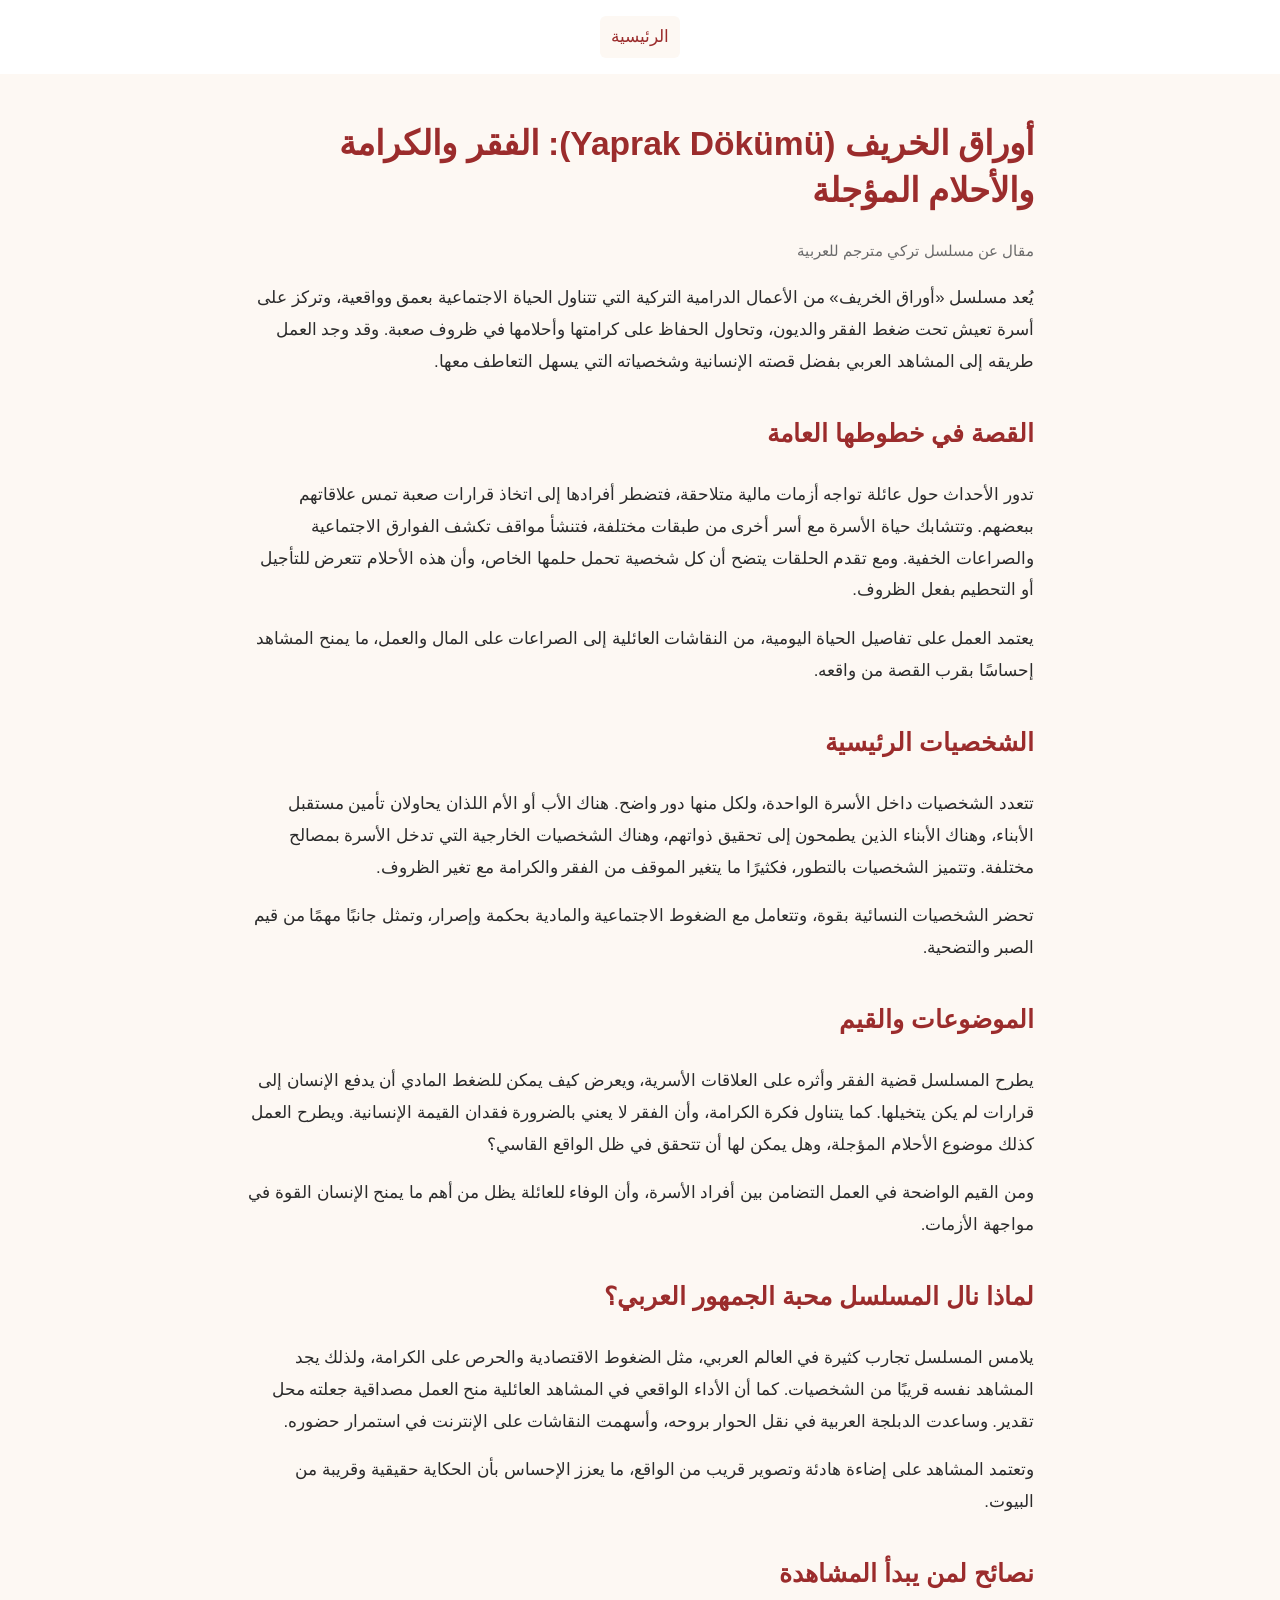
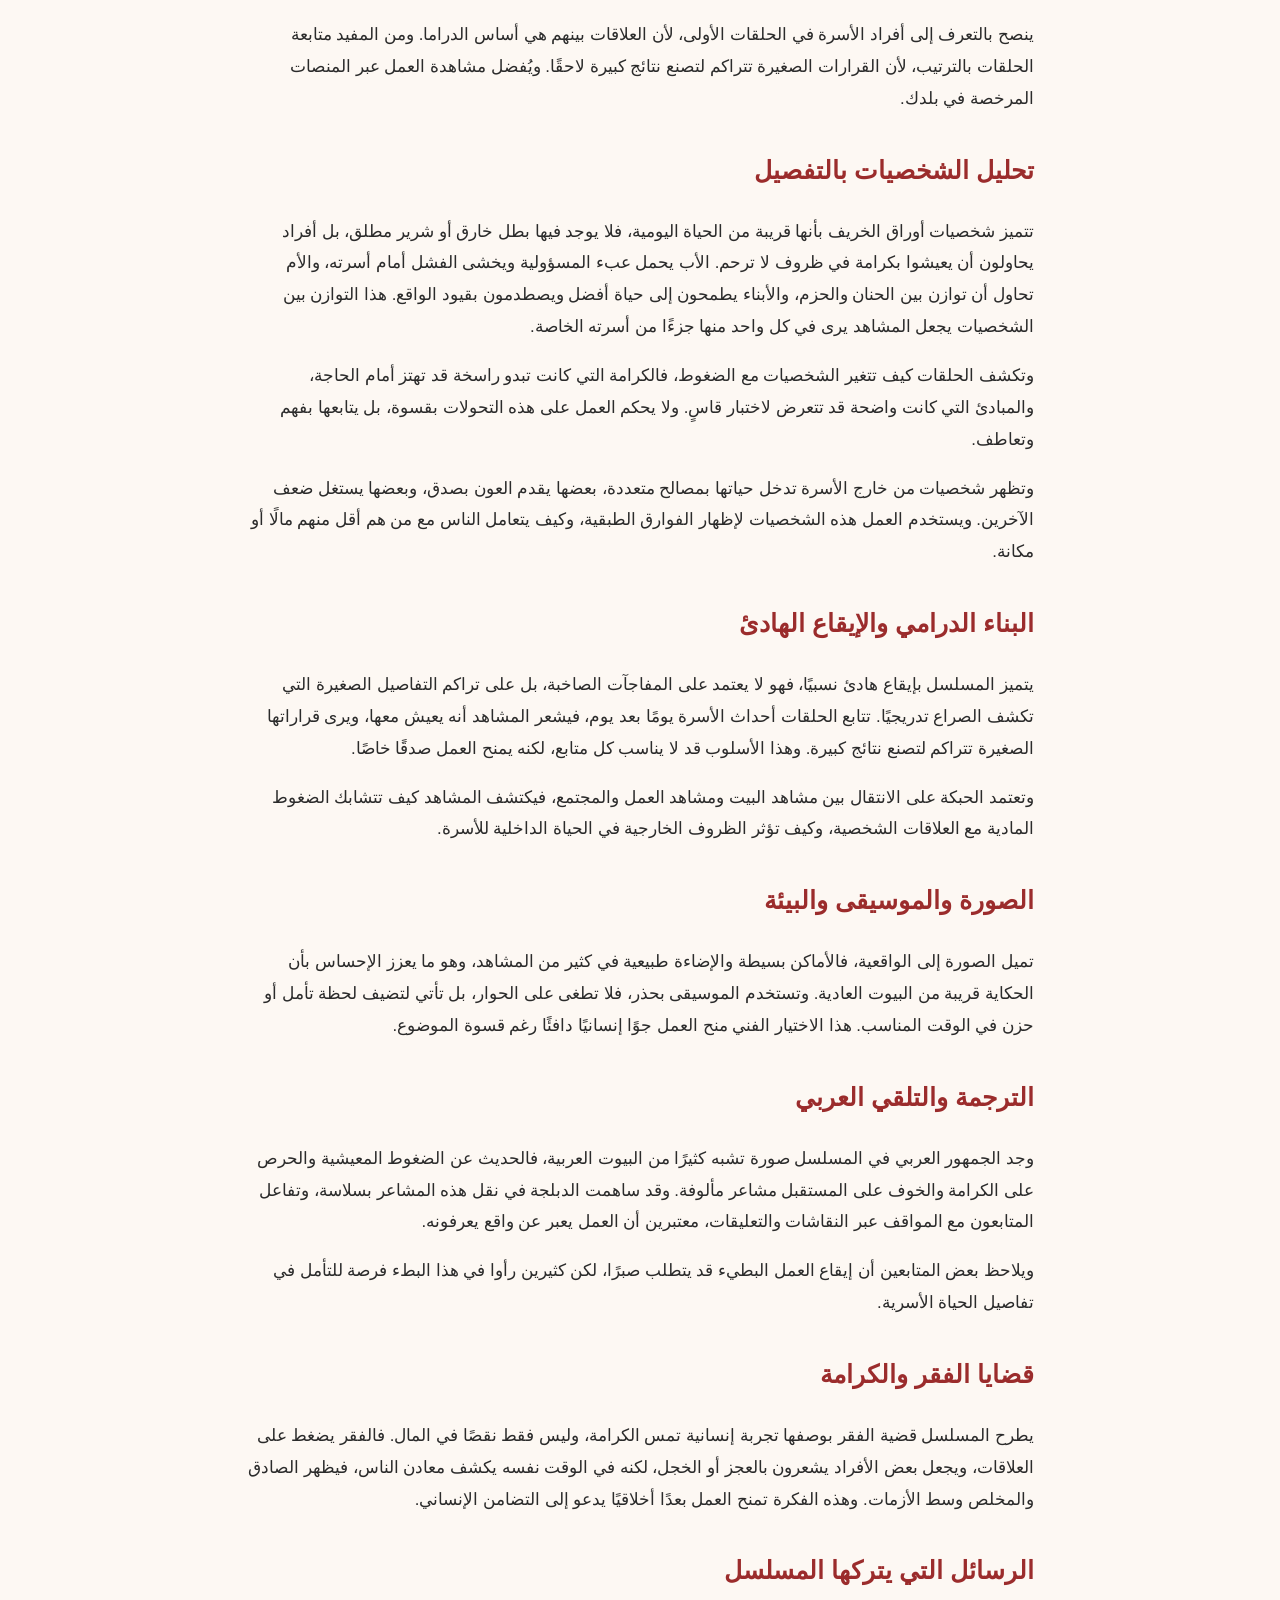
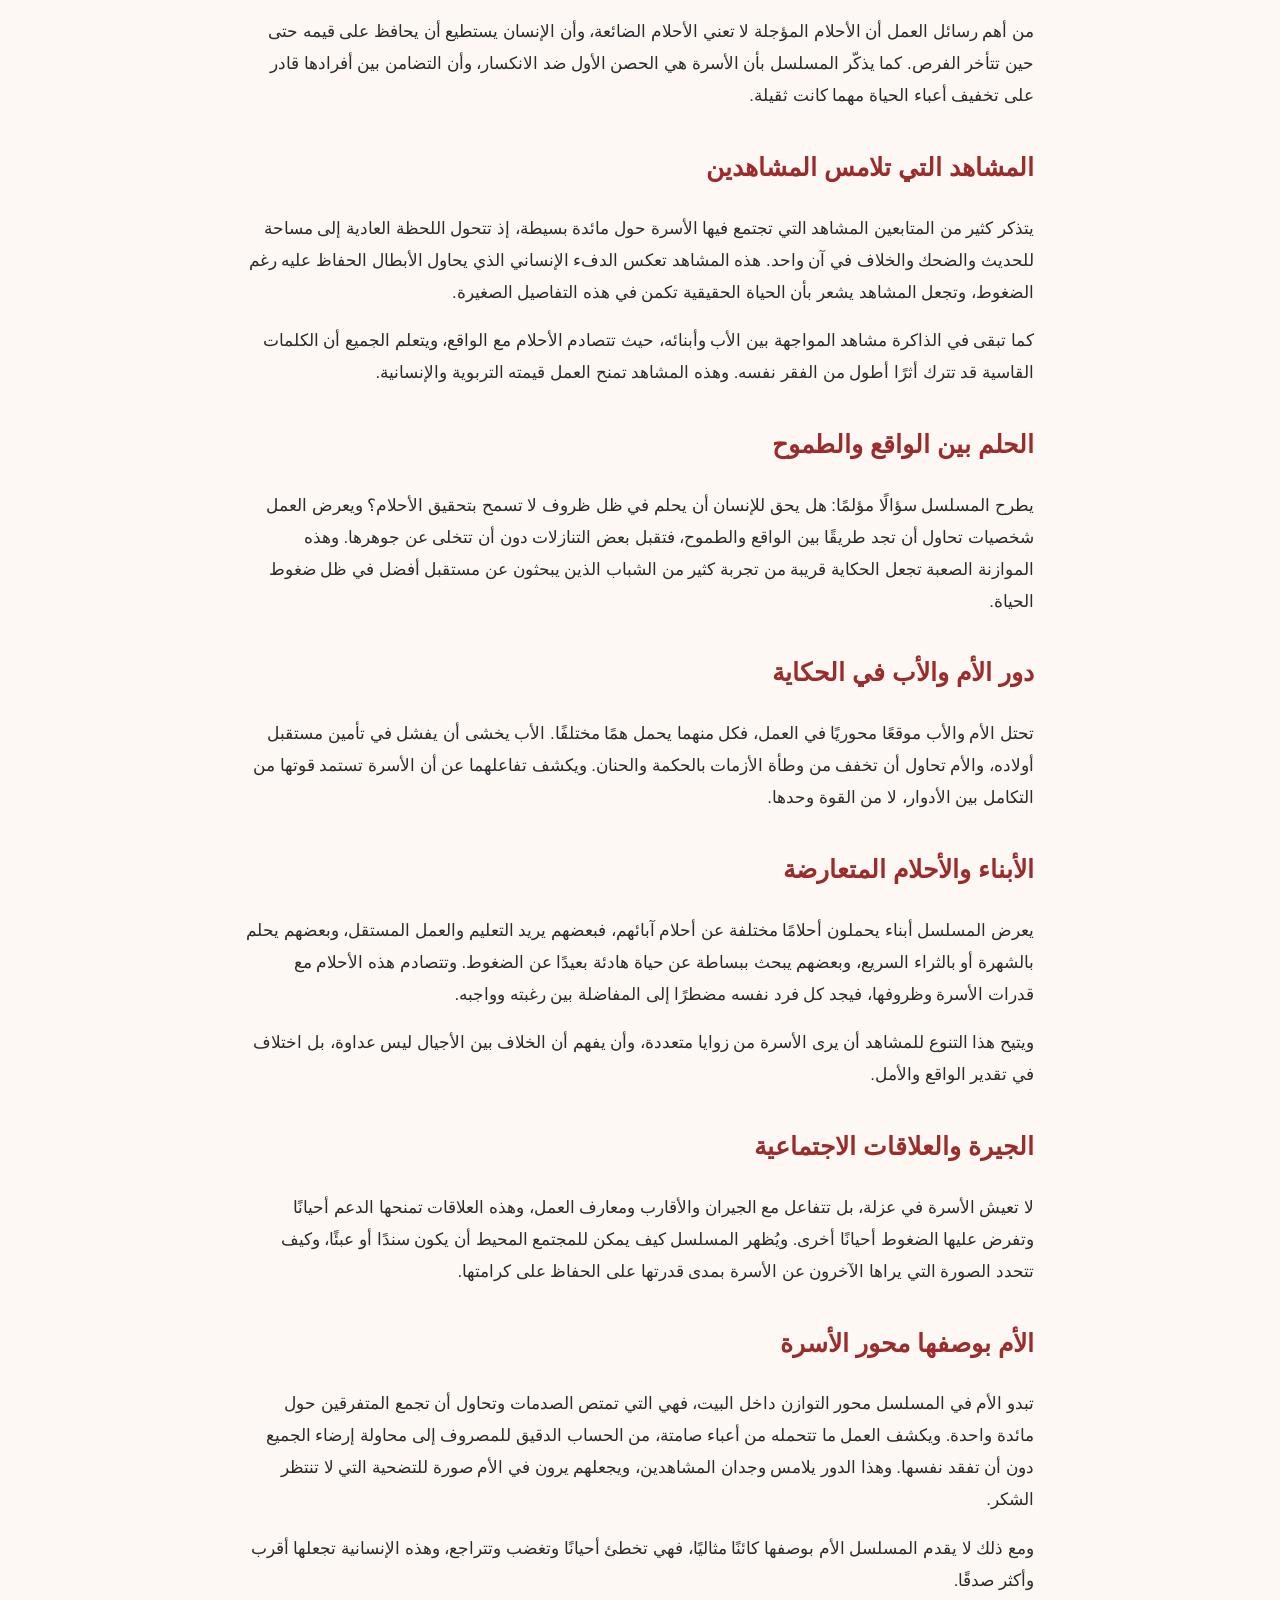
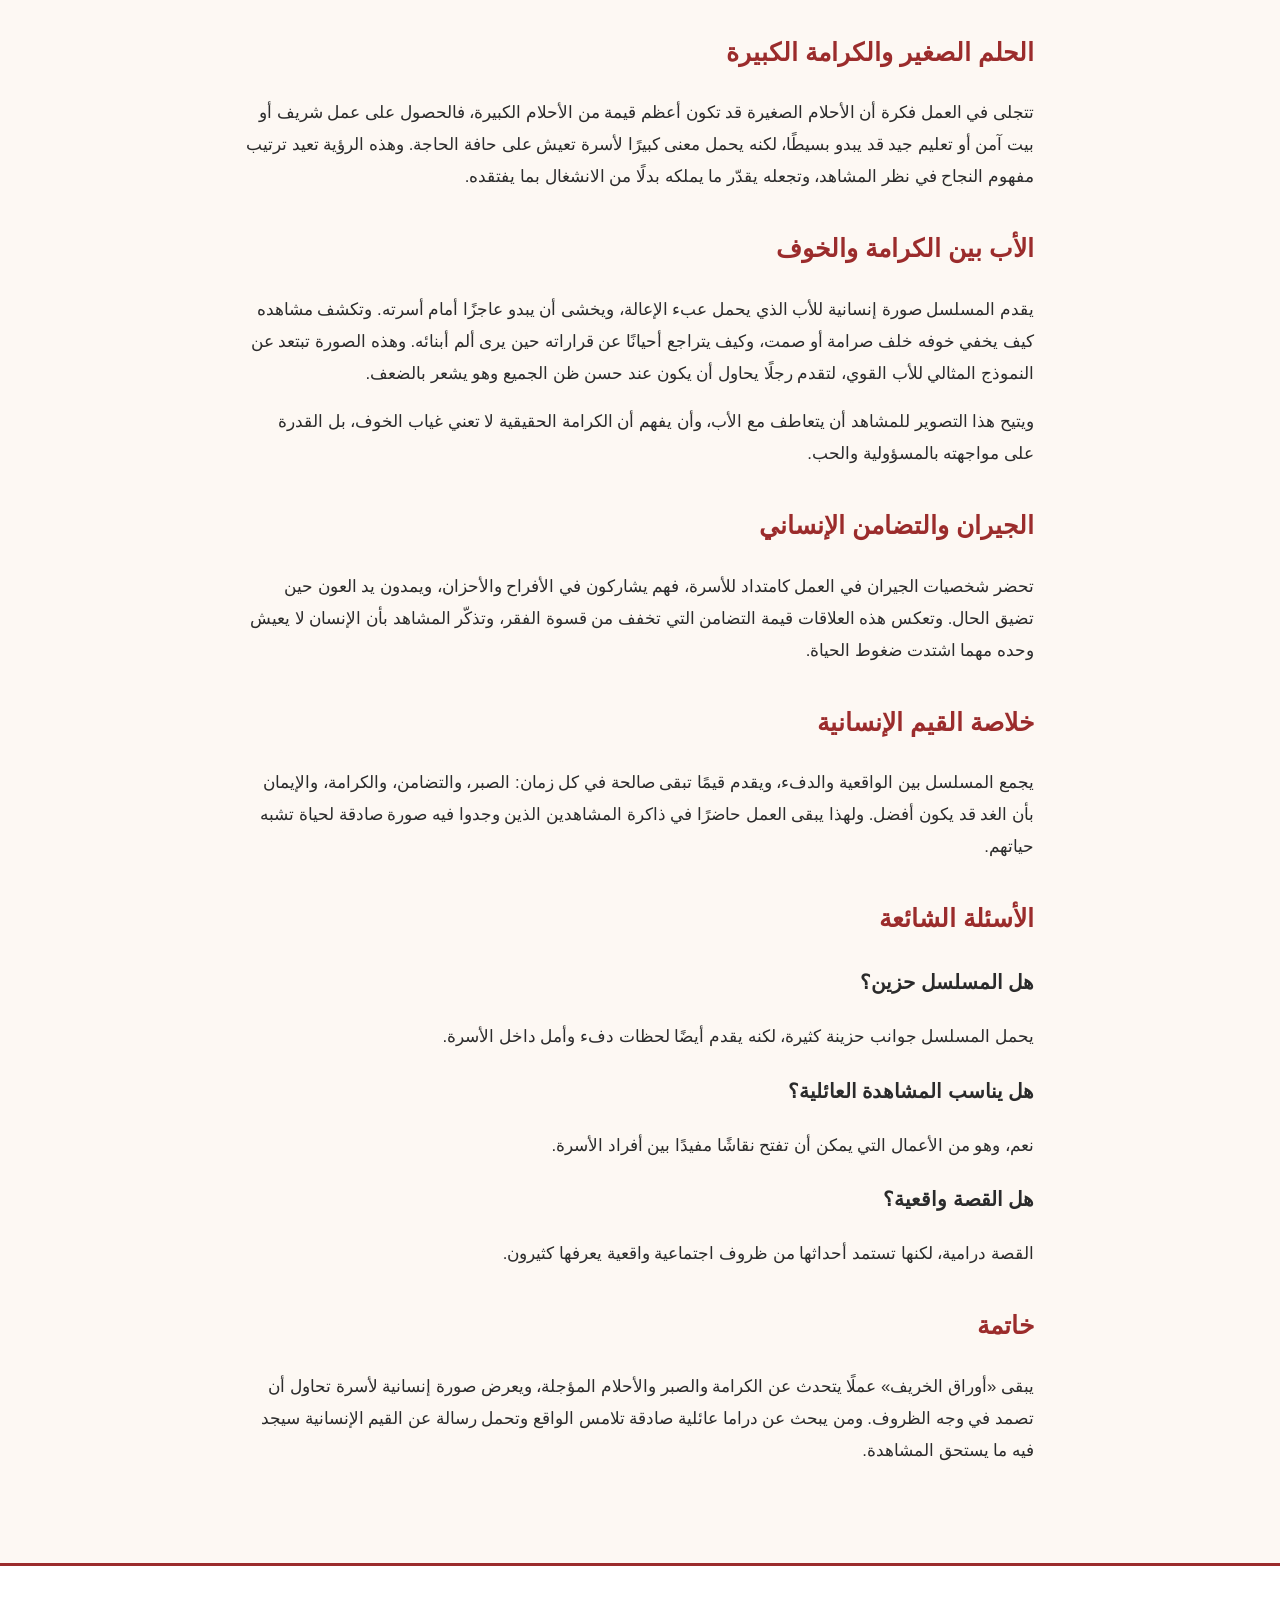
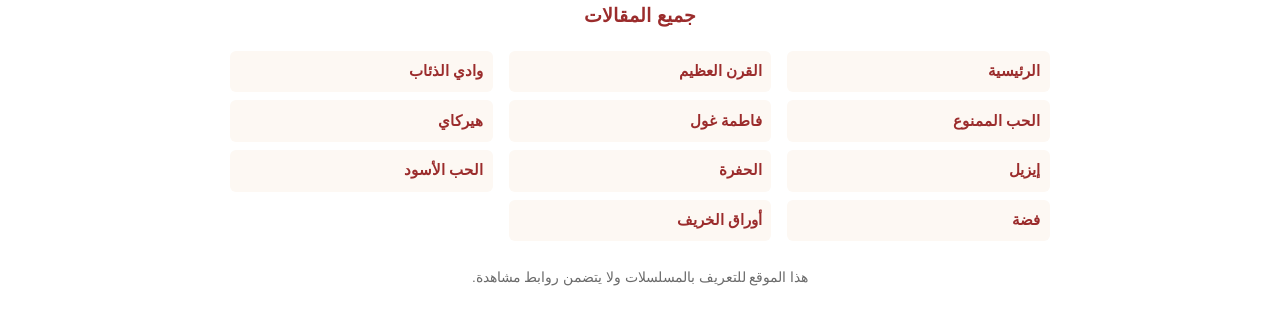
<file: yaprak-dokumu.html>
<!doctype html>
<html lang="ar" dir="rtl">
<head>
  <meta charset="utf-8">
  <meta name="viewport" content="width=device-width, initial-scale=1">
  <title>أوراق الخريف - مسلسل تركي عائلي</title>
  <meta name="description" content="مقال مفصل عن مسلسل أوراق الخريف (Yaprak Dökümü) التركي: القصة، الشخصيات، الموضوعات، وأسباب نجاحه عربيًا.">
  <link rel="stylesheet" href="style.css">
</head>
<body>
<header>
  <nav>
    <ul>
      <li><a href="index.html">الرئيسية</a></li>
    </ul>
  </nav>
</header>

<main>
  <h1>أوراق الخريف (Yaprak Dökümü): الفقر والكرامة والأحلام المؤجلة</h1>
  <p class="meta">مقال عن مسلسل تركي مترجم للعربية</p>

  <p>يُعد مسلسل «أوراق الخريف» من الأعمال الدرامية التركية التي تتناول الحياة الاجتماعية بعمق وواقعية، وتركز على أسرة تعيش تحت ضغط الفقر والديون، وتحاول الحفاظ على كرامتها وأحلامها في ظروف صعبة. وقد وجد العمل طريقه إلى المشاهد العربي بفضل قصته الإنسانية وشخصياته التي يسهل التعاطف معها.</p>

  <h2>القصة في خطوطها العامة</h2>
  <p>تدور الأحداث حول عائلة تواجه أزمات مالية متلاحقة، فتضطر أفرادها إلى اتخاذ قرارات صعبة تمس علاقاتهم ببعضهم. وتتشابك حياة الأسرة مع أسر أخرى من طبقات مختلفة، فتنشأ مواقف تكشف الفوارق الاجتماعية والصراعات الخفية. ومع تقدم الحلقات يتضح أن كل شخصية تحمل حلمها الخاص، وأن هذه الأحلام تتعرض للتأجيل أو التحطيم بفعل الظروف.</p>
  <p>يعتمد العمل على تفاصيل الحياة اليومية، من النقاشات العائلية إلى الصراعات على المال والعمل، ما يمنح المشاهد إحساسًا بقرب القصة من واقعه.</p>

  <h2>الشخصيات الرئيسية</h2>
  <p>تتعدد الشخصيات داخل الأسرة الواحدة، ولكل منها دور واضح. هناك الأب أو الأم اللذان يحاولان تأمين مستقبل الأبناء، وهناك الأبناء الذين يطمحون إلى تحقيق ذواتهم، وهناك الشخصيات الخارجية التي تدخل الأسرة بمصالح مختلفة. وتتميز الشخصيات بالتطور، فكثيرًا ما يتغير الموقف من الفقر والكرامة مع تغير الظروف.</p>
  <p>تحضر الشخصيات النسائية بقوة، وتتعامل مع الضغوط الاجتماعية والمادية بحكمة وإصرار، وتمثل جانبًا مهمًا من قيم الصبر والتضحية.</p>

  <h2>الموضوعات والقيم</h2>
  <p>يطرح المسلسل قضية الفقر وأثره على العلاقات الأسرية، ويعرض كيف يمكن للضغط المادي أن يدفع الإنسان إلى قرارات لم يكن يتخيلها. كما يتناول فكرة الكرامة، وأن الفقر لا يعني بالضرورة فقدان القيمة الإنسانية. ويطرح العمل كذلك موضوع الأحلام المؤجلة، وهل يمكن لها أن تتحقق في ظل الواقع القاسي؟</p>
  <p>ومن القيم الواضحة في العمل التضامن بين أفراد الأسرة، وأن الوفاء للعائلة يظل من أهم ما يمنح الإنسان القوة في مواجهة الأزمات.</p>

  <h2>لماذا نال المسلسل محبة الجمهور العربي؟</h2>
  <p>يلامس المسلسل تجارب كثيرة في العالم العربي، مثل الضغوط الاقتصادية والحرص على الكرامة، ولذلك يجد المشاهد نفسه قريبًا من الشخصيات. كما أن الأداء الواقعي في المشاهد العائلية منح العمل مصداقية جعلته محل تقدير. وساعدت الدبلجة العربية في نقل الحوار بروحه، وأسهمت النقاشات على الإنترنت في استمرار حضوره.</p>
  <p>وتعتمد المشاهد على إضاءة هادئة وتصوير قريب من الواقع، ما يعزز الإحساس بأن الحكاية حقيقية وقريبة من البيوت.</p>

  <h2>نصائح لمن يبدأ المشاهدة</h2>
  <p>ينصح بالتعرف إلى أفراد الأسرة في الحلقات الأولى، لأن العلاقات بينهم هي أساس الدراما. ومن المفيد متابعة الحلقات بالترتيب، لأن القرارات الصغيرة تتراكم لتصنع نتائج كبيرة لاحقًا. ويُفضل مشاهدة العمل عبر المنصات المرخصة في بلدك.</p>

  <h2>تحليل الشخصيات بالتفصيل</h2>
  <p>تتميز شخصيات أوراق الخريف بأنها قريبة من الحياة اليومية، فلا يوجد فيها بطل خارق أو شرير مطلق، بل أفراد يحاولون أن يعيشوا بكرامة في ظروف لا ترحم. الأب يحمل عبء المسؤولية ويخشى الفشل أمام أسرته، والأم تحاول أن توازن بين الحنان والحزم، والأبناء يطمحون إلى حياة أفضل ويصطدمون بقيود الواقع. هذا التوازن بين الشخصيات يجعل المشاهد يرى في كل واحد منها جزءًا من أسرته الخاصة.</p>
  <p>وتكشف الحلقات كيف تتغير الشخصيات مع الضغوط، فالكرامة التي كانت تبدو راسخة قد تهتز أمام الحاجة، والمبادئ التي كانت واضحة قد تتعرض لاختبار قاسٍ. ولا يحكم العمل على هذه التحولات بقسوة، بل يتابعها بفهم وتعاطف.</p>
  <p>وتظهر شخصيات من خارج الأسرة تدخل حياتها بمصالح متعددة، بعضها يقدم العون بصدق، وبعضها يستغل ضعف الآخرين. ويستخدم العمل هذه الشخصيات لإظهار الفوارق الطبقية، وكيف يتعامل الناس مع من هم أقل منهم مالًا أو مكانة.</p>

  <h2>البناء الدرامي والإيقاع الهادئ</h2>
  <p>يتميز المسلسل بإيقاع هادئ نسبيًا، فهو لا يعتمد على المفاجآت الصاخبة، بل على تراكم التفاصيل الصغيرة التي تكشف الصراع تدريجيًا. تتابع الحلقات أحداث الأسرة يومًا بعد يوم، فيشعر المشاهد أنه يعيش معها، ويرى قراراتها الصغيرة تتراكم لتصنع نتائج كبيرة. وهذا الأسلوب قد لا يناسب كل متابع، لكنه يمنح العمل صدقًا خاصًا.</p>
  <p>وتعتمد الحبكة على الانتقال بين مشاهد البيت ومشاهد العمل والمجتمع، فيكتشف المشاهد كيف تتشابك الضغوط المادية مع العلاقات الشخصية، وكيف تؤثر الظروف الخارجية في الحياة الداخلية للأسرة.</p>

  <h2>الصورة والموسيقى والبيئة</h2>
  <p>تميل الصورة إلى الواقعية، فالأماكن بسيطة والإضاءة طبيعية في كثير من المشاهد، وهو ما يعزز الإحساس بأن الحكاية قريبة من البيوت العادية. وتستخدم الموسيقى بحذر، فلا تطغى على الحوار، بل تأتي لتضيف لحظة تأمل أو حزن في الوقت المناسب. هذا الاختيار الفني منح العمل جوًا إنسانيًا دافئًا رغم قسوة الموضوع.</p>

  <h2>الترجمة والتلقي العربي</h2>
  <p>وجد الجمهور العربي في المسلسل صورة تشبه كثيرًا من البيوت العربية، فالحديث عن الضغوط المعيشية والحرص على الكرامة والخوف على المستقبل مشاعر مألوفة. وقد ساهمت الدبلجة في نقل هذه المشاعر بسلاسة، وتفاعل المتابعون مع المواقف عبر النقاشات والتعليقات، معتبرين أن العمل يعبر عن واقع يعرفونه.</p>
  <p>ويلاحظ بعض المتابعين أن إيقاع العمل البطيء قد يتطلب صبرًا، لكن كثيرين رأوا في هذا البطء فرصة للتأمل في تفاصيل الحياة الأسرية.</p>

  <h2>قضايا الفقر والكرامة</h2>
  <p>يطرح المسلسل قضية الفقر بوصفها تجربة إنسانية تمس الكرامة، وليس فقط نقصًا في المال. فالفقر يضغط على العلاقات، ويجعل بعض الأفراد يشعرون بالعجز أو الخجل، لكنه في الوقت نفسه يكشف معادن الناس، فيظهر الصادق والمخلص وسط الأزمات. وهذه الفكرة تمنح العمل بعدًا أخلاقيًا يدعو إلى التضامن الإنساني.</p>

  <h2>الرسائل التي يتركها المسلسل</h2>
  <p>من أهم رسائل العمل أن الأحلام المؤجلة لا تعني الأحلام الضائعة، وأن الإنسان يستطيع أن يحافظ على قيمه حتى حين تتأخر الفرص. كما يذكّر المسلسل بأن الأسرة هي الحصن الأول ضد الانكسار، وأن التضامن بين أفرادها قادر على تخفيف أعباء الحياة مهما كانت ثقيلة.</p>

  <h2>المشاهد التي تلامس المشاهدين</h2>
  <p>يتذكر كثير من المتابعين المشاهد التي تجتمع فيها الأسرة حول مائدة بسيطة، إذ تتحول اللحظة العادية إلى مساحة للحديث والضحك والخلاف في آن واحد. هذه المشاهد تعكس الدفء الإنساني الذي يحاول الأبطال الحفاظ عليه رغم الضغوط، وتجعل المشاهد يشعر بأن الحياة الحقيقية تكمن في هذه التفاصيل الصغيرة.</p>
  <p>كما تبقى في الذاكرة مشاهد المواجهة بين الأب وأبنائه، حيث تتصادم الأحلام مع الواقع، ويتعلم الجميع أن الكلمات القاسية قد تترك أثرًا أطول من الفقر نفسه. وهذه المشاهد تمنح العمل قيمته التربوية والإنسانية.</p>

  <h2>الحلم بين الواقع والطموح</h2>
  <p>يطرح المسلسل سؤالًا مؤلمًا: هل يحق للإنسان أن يحلم في ظل ظروف لا تسمح بتحقيق الأحلام؟ ويعرض العمل شخصيات تحاول أن تجد طريقًا بين الواقع والطموح، فتقبل بعض التنازلات دون أن تتخلى عن جوهرها. وهذه الموازنة الصعبة تجعل الحكاية قريبة من تجربة كثير من الشباب الذين يبحثون عن مستقبل أفضل في ظل ضغوط الحياة.</p>

  <h2>دور الأم والأب في الحكاية</h2>
  <p>تحتل الأم والأب موقعًا محوريًا في العمل، فكل منهما يحمل همًا مختلفًا. الأب يخشى أن يفشل في تأمين مستقبل أولاده، والأم تحاول أن تخفف من وطأة الأزمات بالحكمة والحنان. ويكشف تفاعلهما عن أن الأسرة تستمد قوتها من التكامل بين الأدوار، لا من القوة وحدها.</p>

  <h2>الأبناء والأحلام المتعارضة</h2>
  <p>يعرض المسلسل أبناء يحملون أحلامًا مختلفة عن أحلام آبائهم، فبعضهم يريد التعليم والعمل المستقل، وبعضهم يحلم بالشهرة أو بالثراء السريع، وبعضهم يبحث ببساطة عن حياة هادئة بعيدًا عن الضغوط. وتتصادم هذه الأحلام مع قدرات الأسرة وظروفها، فيجد كل فرد نفسه مضطرًا إلى المفاضلة بين رغبته وواجبه.</p>
  <p>ويتيح هذا التنوع للمشاهد أن يرى الأسرة من زوايا متعددة، وأن يفهم أن الخلاف بين الأجيال ليس عداوة، بل اختلاف في تقدير الواقع والأمل.</p>

  <h2>الجيرة والعلاقات الاجتماعية</h2>
  <p>لا تعيش الأسرة في عزلة، بل تتفاعل مع الجيران والأقارب ومعارف العمل، وهذه العلاقات تمنحها الدعم أحيانًا وتفرض عليها الضغوط أحيانًا أخرى. ويُظهر المسلسل كيف يمكن للمجتمع المحيط أن يكون سندًا أو عبئًا، وكيف تتحدد الصورة التي يراها الآخرون عن الأسرة بمدى قدرتها على الحفاظ على كرامتها.</p>

  <h2>الأم بوصفها محور الأسرة</h2>
  <p>تبدو الأم في المسلسل محور التوازن داخل البيت، فهي التي تمتص الصدمات وتحاول أن تجمع المتفرقين حول مائدة واحدة. ويكشف العمل ما تتحمله من أعباء صامتة، من الحساب الدقيق للمصروف إلى محاولة إرضاء الجميع دون أن تفقد نفسها. وهذا الدور يلامس وجدان المشاهدين، ويجعلهم يرون في الأم صورة للتضحية التي لا تنتظر الشكر.</p>
  <p>ومع ذلك لا يقدم المسلسل الأم بوصفها كائنًا مثاليًا، فهي تخطئ أحيانًا وتغضب وتتراجع، وهذه الإنسانية تجعلها أقرب وأكثر صدقًا.</p>

  <h2>الحلم الصغير والكرامة الكبيرة</h2>
  <p>تتجلى في العمل فكرة أن الأحلام الصغيرة قد تكون أعظم قيمة من الأحلام الكبيرة، فالحصول على عمل شريف أو بيت آمن أو تعليم جيد قد يبدو بسيطًا، لكنه يحمل معنى كبيرًا لأسرة تعيش على حافة الحاجة. وهذه الرؤية تعيد ترتيب مفهوم النجاح في نظر المشاهد، وتجعله يقدّر ما يملكه بدلًا من الانشغال بما يفتقده.</p>

  <h2>الأب بين الكرامة والخوف</h2>
  <p>يقدم المسلسل صورة إنسانية للأب الذي يحمل عبء الإعالة، ويخشى أن يبدو عاجزًا أمام أسرته. وتكشف مشاهده كيف يخفي خوفه خلف صرامة أو صمت، وكيف يتراجع أحيانًا عن قراراته حين يرى ألم أبنائه. وهذه الصورة تبتعد عن النموذج المثالي للأب القوي، لتقدم رجلًا يحاول أن يكون عند حسن ظن الجميع وهو يشعر بالضعف.</p>
  <p>ويتيح هذا التصوير للمشاهد أن يتعاطف مع الأب، وأن يفهم أن الكرامة الحقيقية لا تعني غياب الخوف، بل القدرة على مواجهته بالمسؤولية والحب.</p>

  <h2>الجيران والتضامن الإنساني</h2>
  <p>تحضر شخصيات الجيران في العمل كامتداد للأسرة، فهم يشاركون في الأفراح والأحزان، ويمدون يد العون حين تضيق الحال. وتعكس هذه العلاقات قيمة التضامن التي تخفف من قسوة الفقر، وتذكّر المشاهد بأن الإنسان لا يعيش وحده مهما اشتدت ضغوط الحياة.</p>

  <h2>خلاصة القيم الإنسانية</h2>
  <p>يجمع المسلسل بين الواقعية والدفء، ويقدم قيمًا تبقى صالحة في كل زمان: الصبر، والتضامن، والكرامة، والإيمان بأن الغد قد يكون أفضل. ولهذا يبقى العمل حاضرًا في ذاكرة المشاهدين الذين وجدوا فيه صورة صادقة لحياة تشبه حياتهم.</p>

  <h2>الأسئلة الشائعة</h2>
  <h3>هل المسلسل حزين؟</h3>
  <p>يحمل المسلسل جوانب حزينة كثيرة، لكنه يقدم أيضًا لحظات دفء وأمل داخل الأسرة.</p>
  <h3>هل يناسب المشاهدة العائلية؟</h3>
  <p>نعم، وهو من الأعمال التي يمكن أن تفتح نقاشًا مفيدًا بين أفراد الأسرة.</p>
  <h3>هل القصة واقعية؟</h3>
  <p>القصة درامية، لكنها تستمد أحداثها من ظروف اجتماعية واقعية يعرفها كثيرون.</p>

  <h2>خاتمة</h2>
  <p>يبقى «أوراق الخريف» عملًا يتحدث عن الكرامة والصبر والأحلام المؤجلة، ويعرض صورة إنسانية لأسرة تحاول أن تصمد في وجه الظروف. ومن يبحث عن دراما عائلية صادقة تلامس الواقع وتحمل رسالة عن القيم الإنسانية سيجد فيه ما يستحق المشاهدة.</p>
</main>

<footer class="site-footer">
  <h2>جميع المقالات</h2>
  <ul class="footer-links">
    <li><a href="index.html">الرئيسية</a></li>
    <li><a href="muhtesem-yuzyil.html">القرن العظيم</a></li>
    <li><a href="kurtlar-vadisi.html">وادي الذئاب</a></li>
    <li><a href="ask-i-memnu.html">الحب الممنوع</a></li>
    <li><a href="fatmagul.html">فاطمة غول</a></li>
    <li><a href="hercai.html">هيركاي</a></li>
    <li><a href="ezel.html">إيزيل</a></li>
    <li><a href="cukur.html">الحفرة</a></li>
    <li><a href="kara-sevda.html">الحب الأسود</a></li>
    <li><a href="gumus.html">فضة</a></li>
    <li><a href="yaprak-dokumu.html">أوراق الخريف</a></li>
  </ul>
  <p class="copy">هذا الموقع للتعريف بالمسلسلات ولا يتضمن روابط مشاهدة.</p>
</footer>
</body>
</html>
</file>
<file: style.css>
:root {
  --bg: #fdf8f3;
  --text: #2b2b2b;
  --accent: #9b2c2c;
  --muted: #6b6b6b;
  --card: #ffffff;
}

@media (prefers-color-scheme: dark) {
  :root:not([data-theme="light"]) {
    --bg: #1c1a19;
    --text: #efe9e3;
    --accent: #e0857a;
    --muted: #a8a09a;
    --card: #262321;
  }
}

:root[data-theme="dark"] {
  --bg: #1c1a19;
  --text: #efe9e3;
  --accent: #e0857a;
  --muted: #a8a09a;
  --card: #262321;
}

* { box-sizing: border-box; }

body {
  margin: 0;
  background: var(--bg);
  color: var(--text);
  font-family: "Tahoma", "Arial", sans-serif;
  line-height: 1.9;
  font-size: 1.05rem;
}

header, footer {
  background: var(--card);
  padding: 1rem 16px;
  text-align: center;
}

header a, nav a {
  color: var(--accent);
  text-decoration: none;
  margin: 0 0.6rem;
}

nav ul {
  list-style: none;
  padding: 0;
  margin: 0;
  display: flex;
  flex-wrap: wrap;
  justify-content: center;
  gap: 0.4rem;
}

nav li a {
  display: inline-block;
  padding: 0.3rem 0.7rem;
  border-radius: 6px;
  background: var(--bg);
}

main {
  max-width: 820px;
  margin: 0 auto;
  padding: 1.5rem 16px 3rem;
}

h1 { color: var(--accent); line-height: 1.4; }
h2 { color: var(--accent); margin-top: 2rem; }

.meta { color: var(--muted); font-size: 0.95rem; }

.card-list {
  list-style: none;
  padding: 0;
}

.card-list li {
  background: var(--card);
  border-radius: 10px;
  padding: 1rem 1.2rem;
  margin-bottom: 1rem;
}

.card-list a { color: var(--accent); font-weight: bold; text-decoration: none; }

.site-footer {
  background: var(--card);
  border-top: 3px solid var(--accent);
  margin-top: 2rem;
  padding: 2rem 16px 1.5rem;
  color: var(--muted);
  font-size: 0.95rem;
  text-align: right;
}

.site-footer h2 {
  margin: 0 0 1rem;
  font-size: 1.2rem;
  text-align: center;
}

.footer-links {
  list-style: none;
  padding: 0;
  margin: 0 auto;
  max-width: 820px;
  display: grid;
  grid-template-columns: repeat(auto-fill, minmax(200px, 1fr));
  gap: 0.5rem 1rem;
}

.footer-links a {
  display: block;
  padding: 0.4rem 0.6rem;
  border-radius: 6px;
  background: var(--bg);
  color: var(--accent);
  text-decoration: none;
  font-weight: bold;
}

.footer-links a:hover { text-decoration: underline; }

.site-footer .copy {
  margin: 1.5rem 0 0;
  text-align: center;
  font-size: 0.85rem;
}

@media (max-width: 600px) {
  body { font-size: 1rem; }
  main { padding: 1rem 16px 2rem; }
}
</file>
